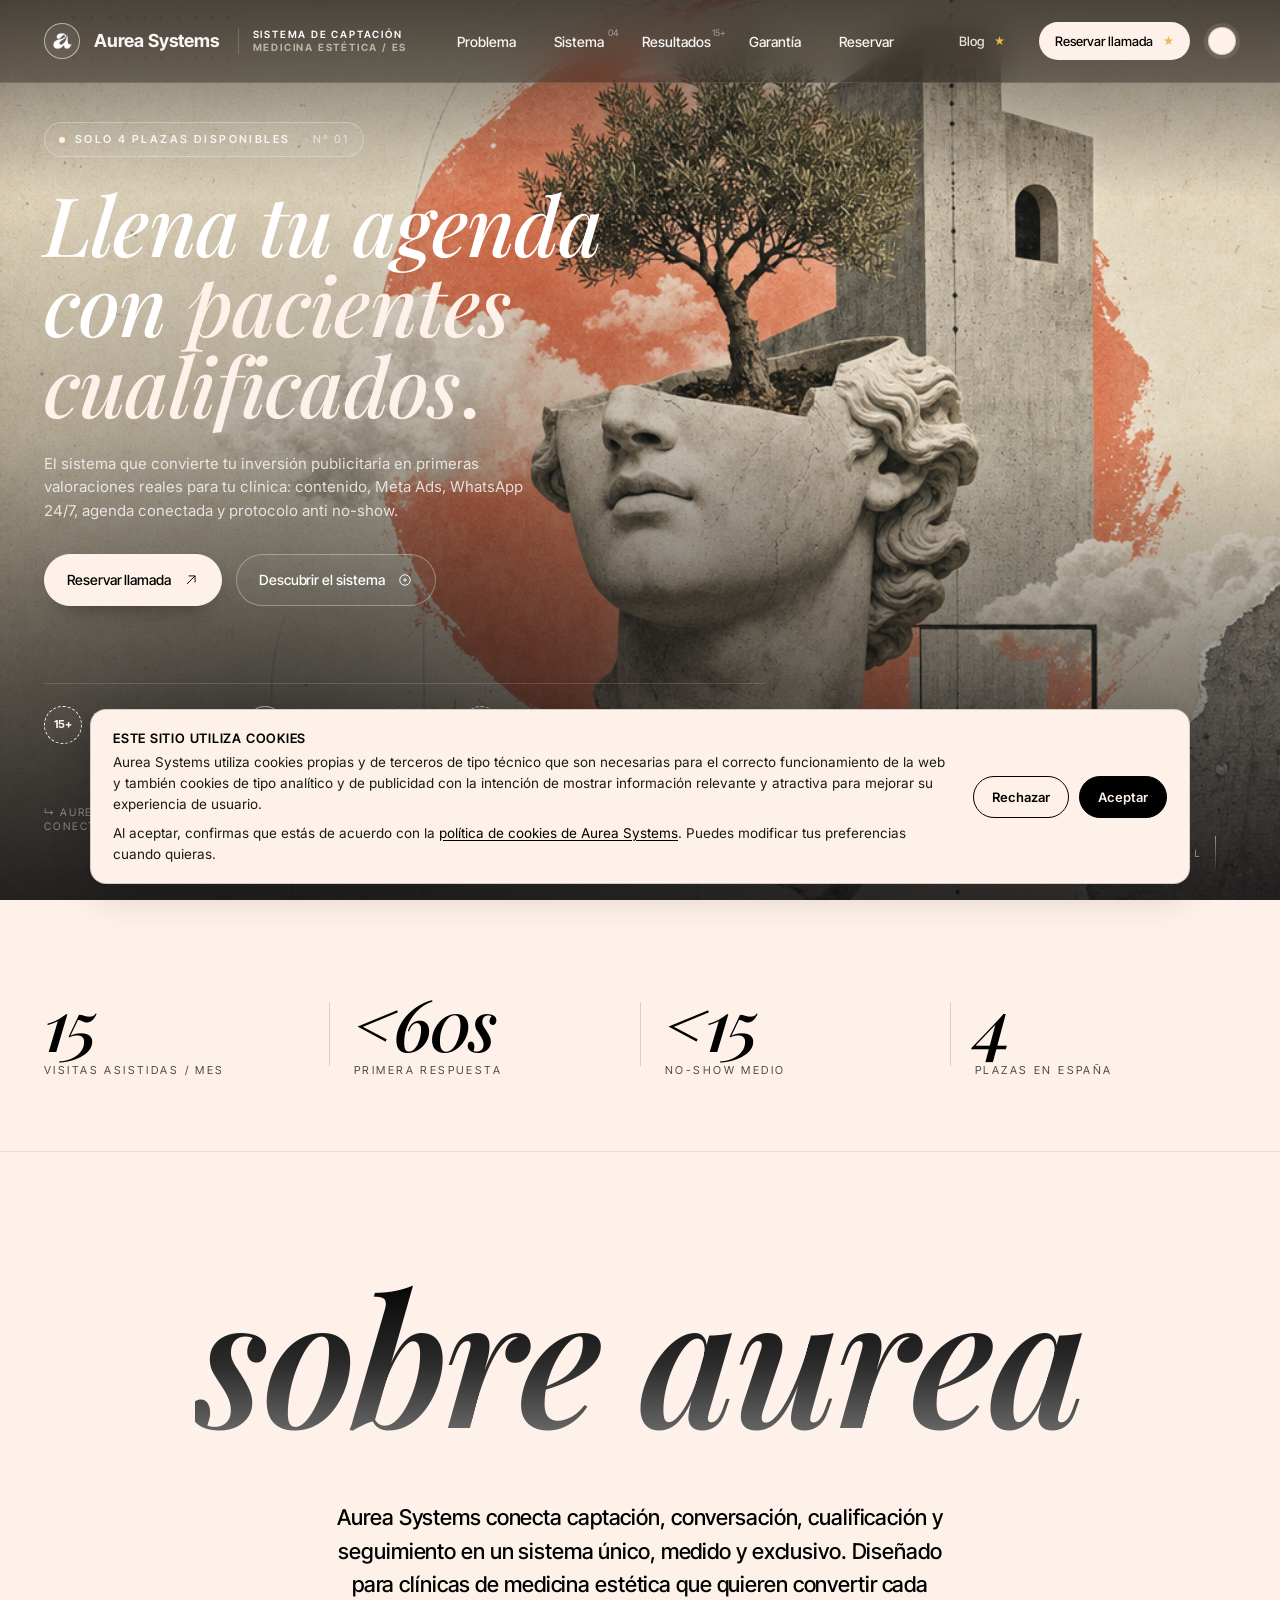
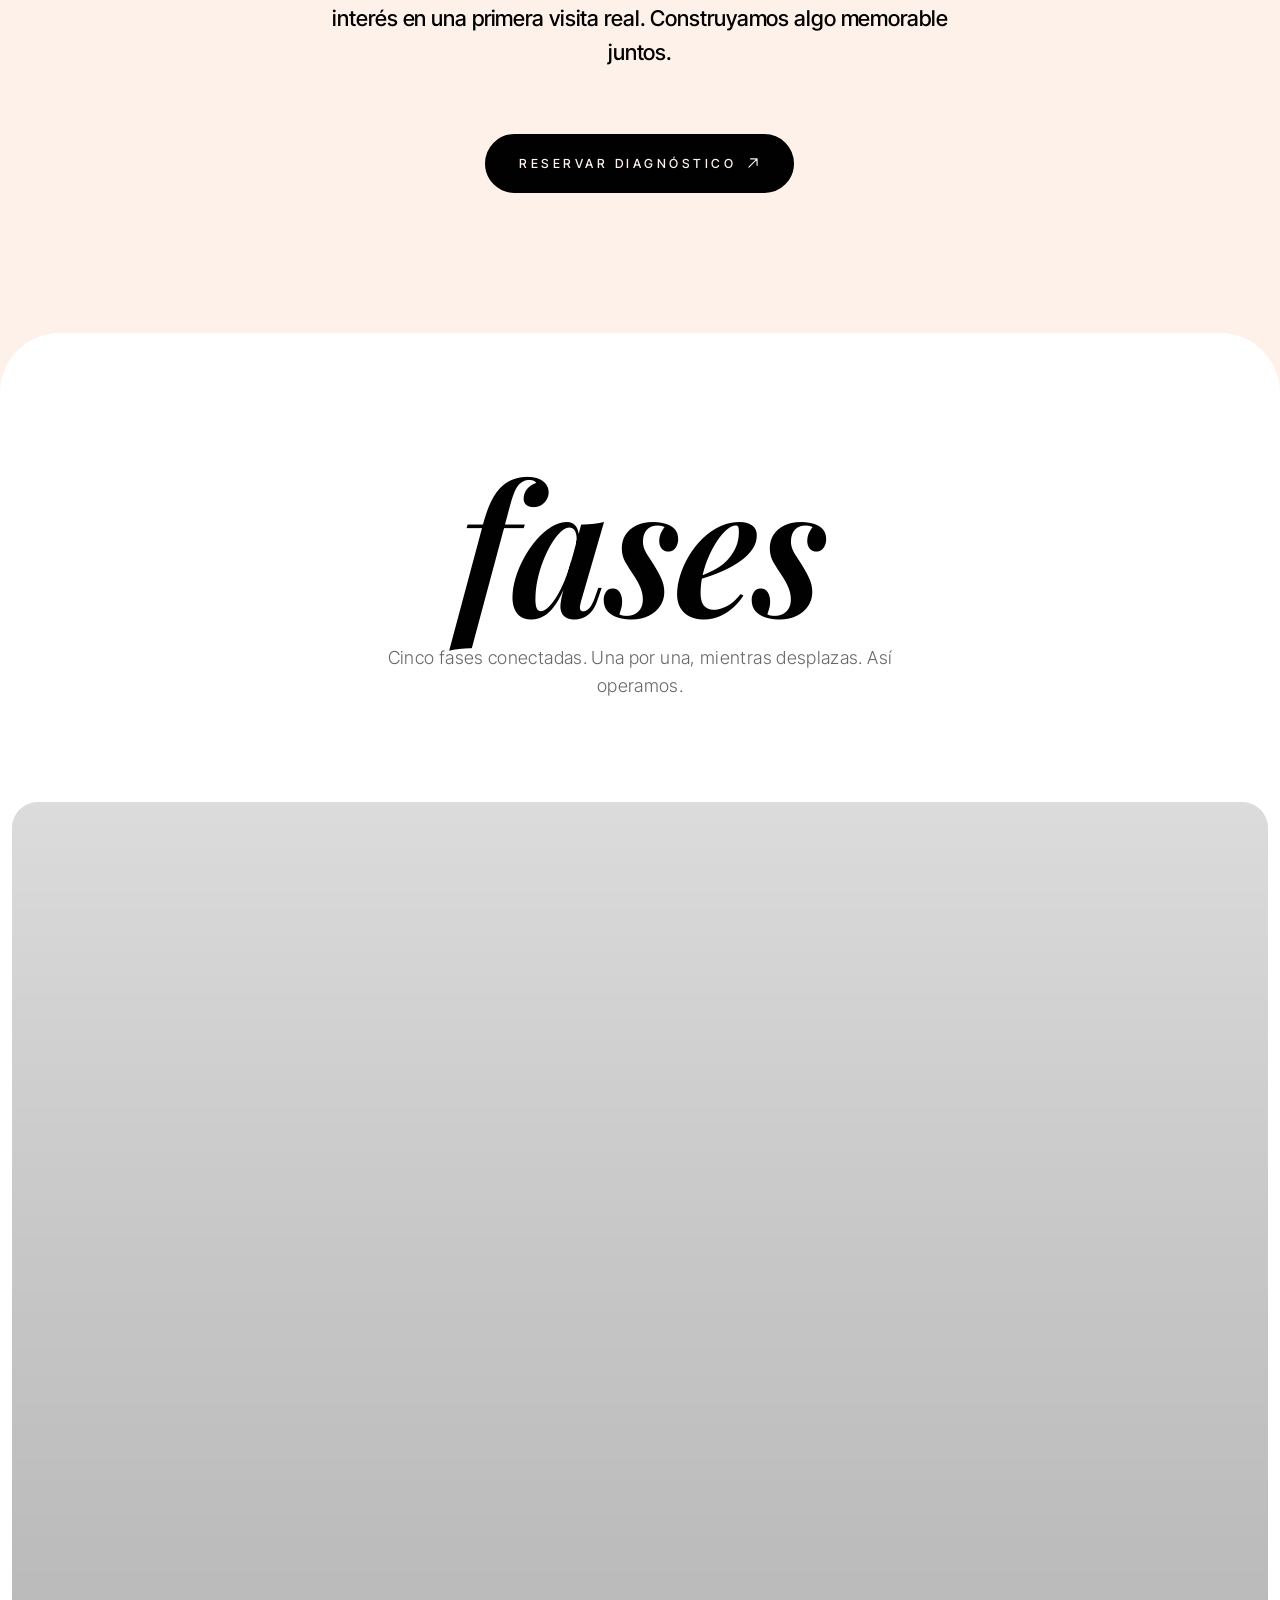
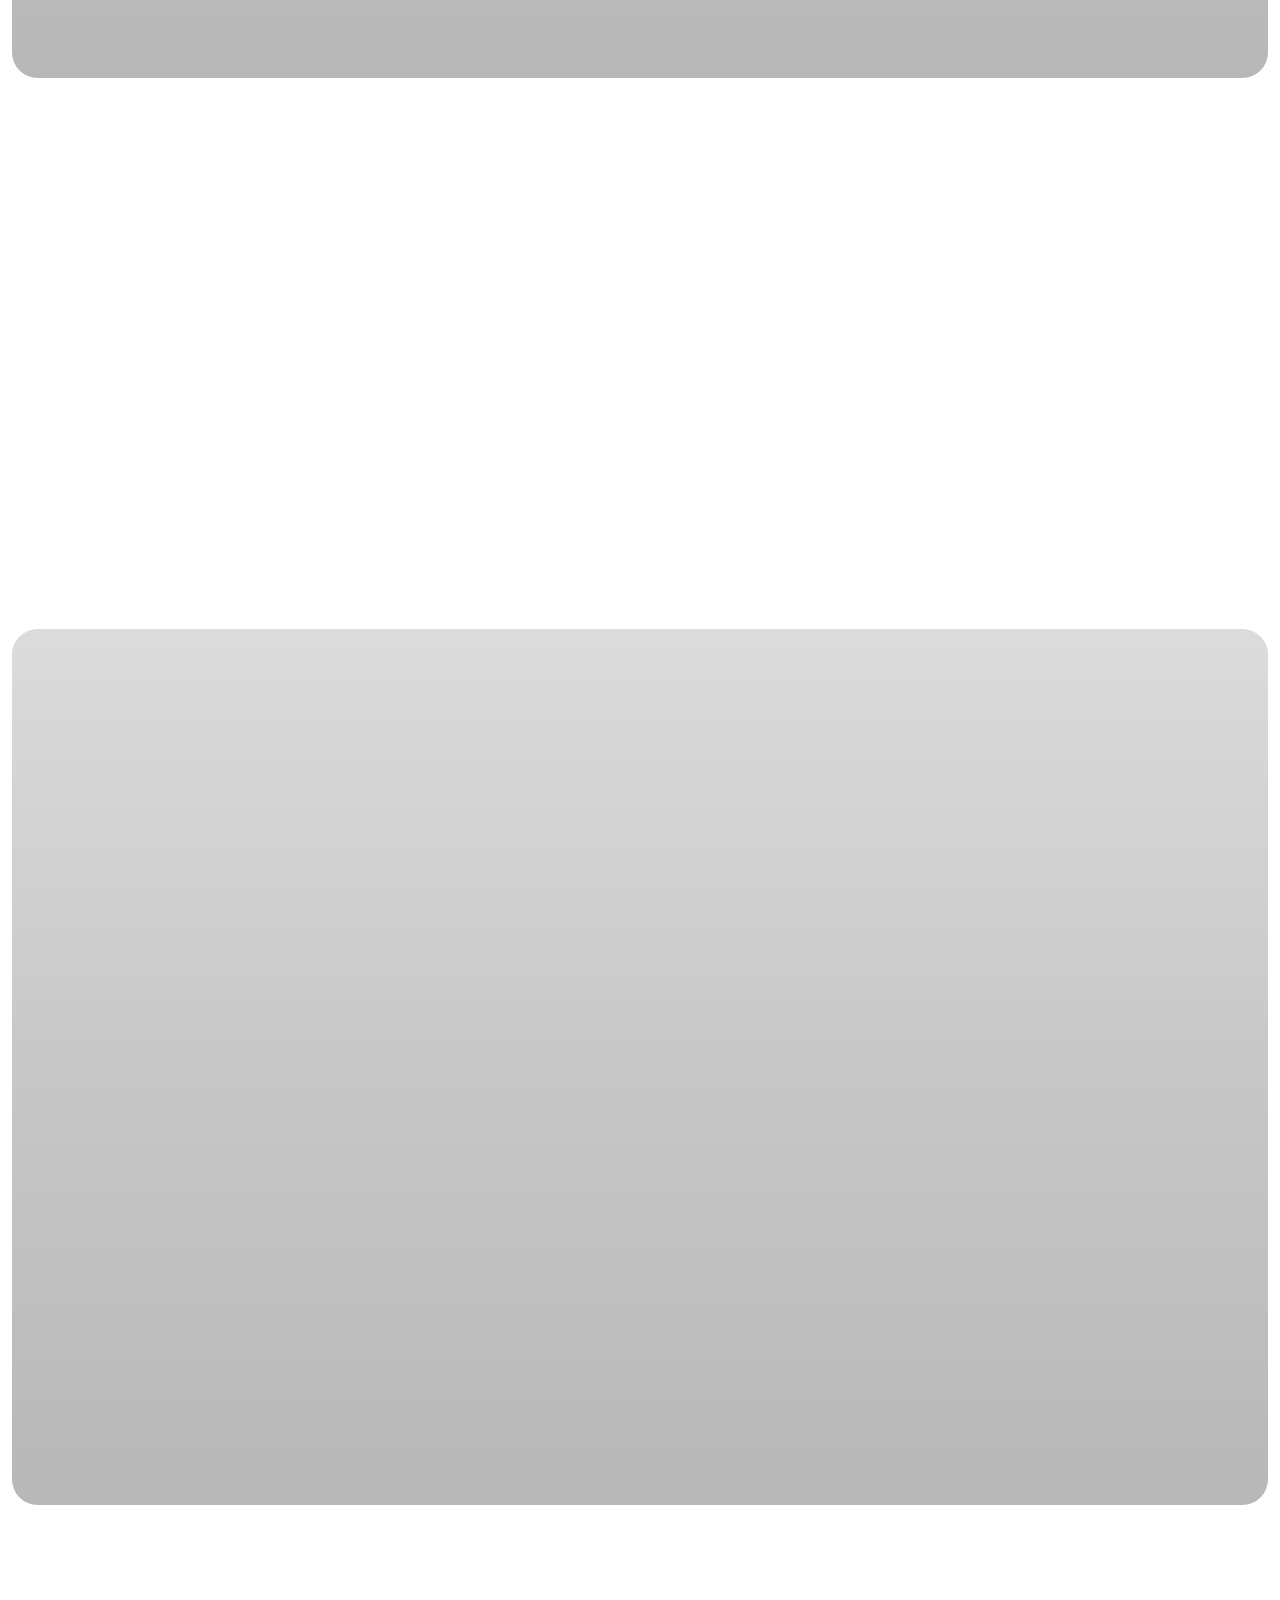
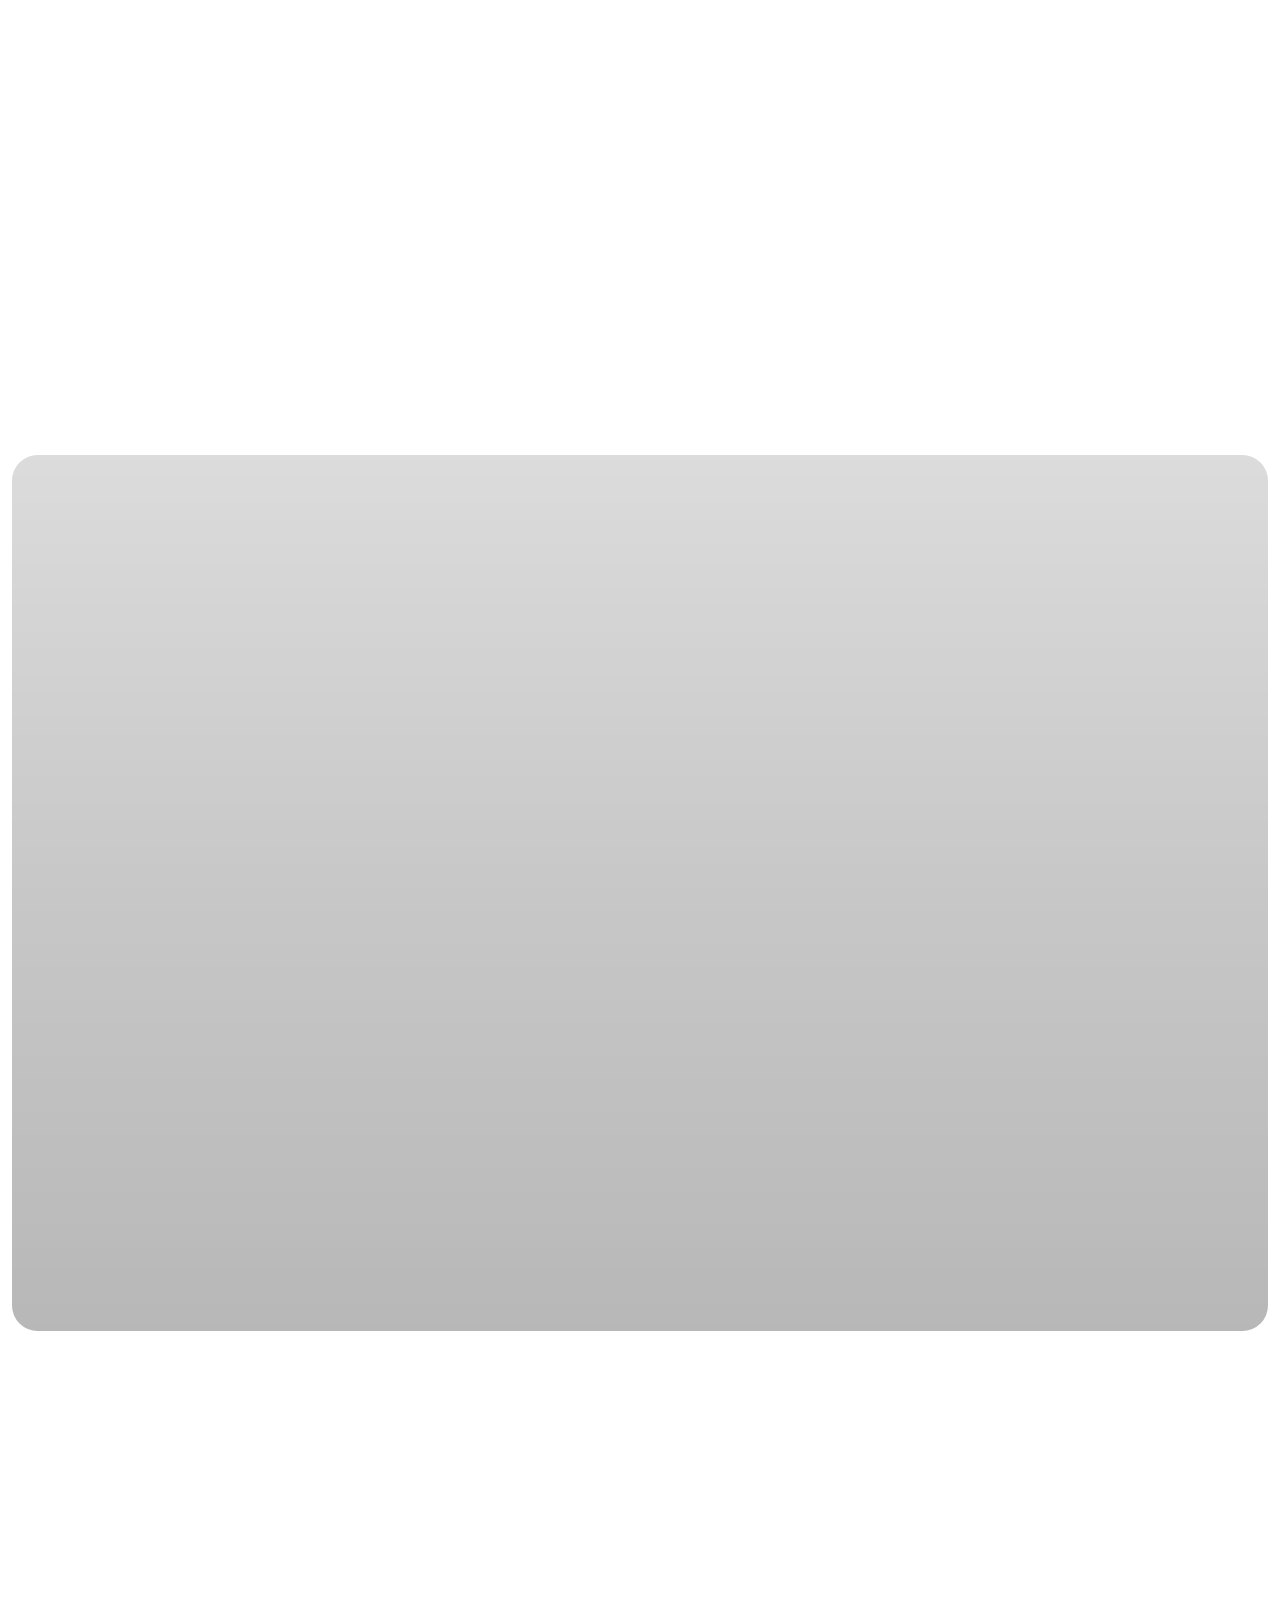
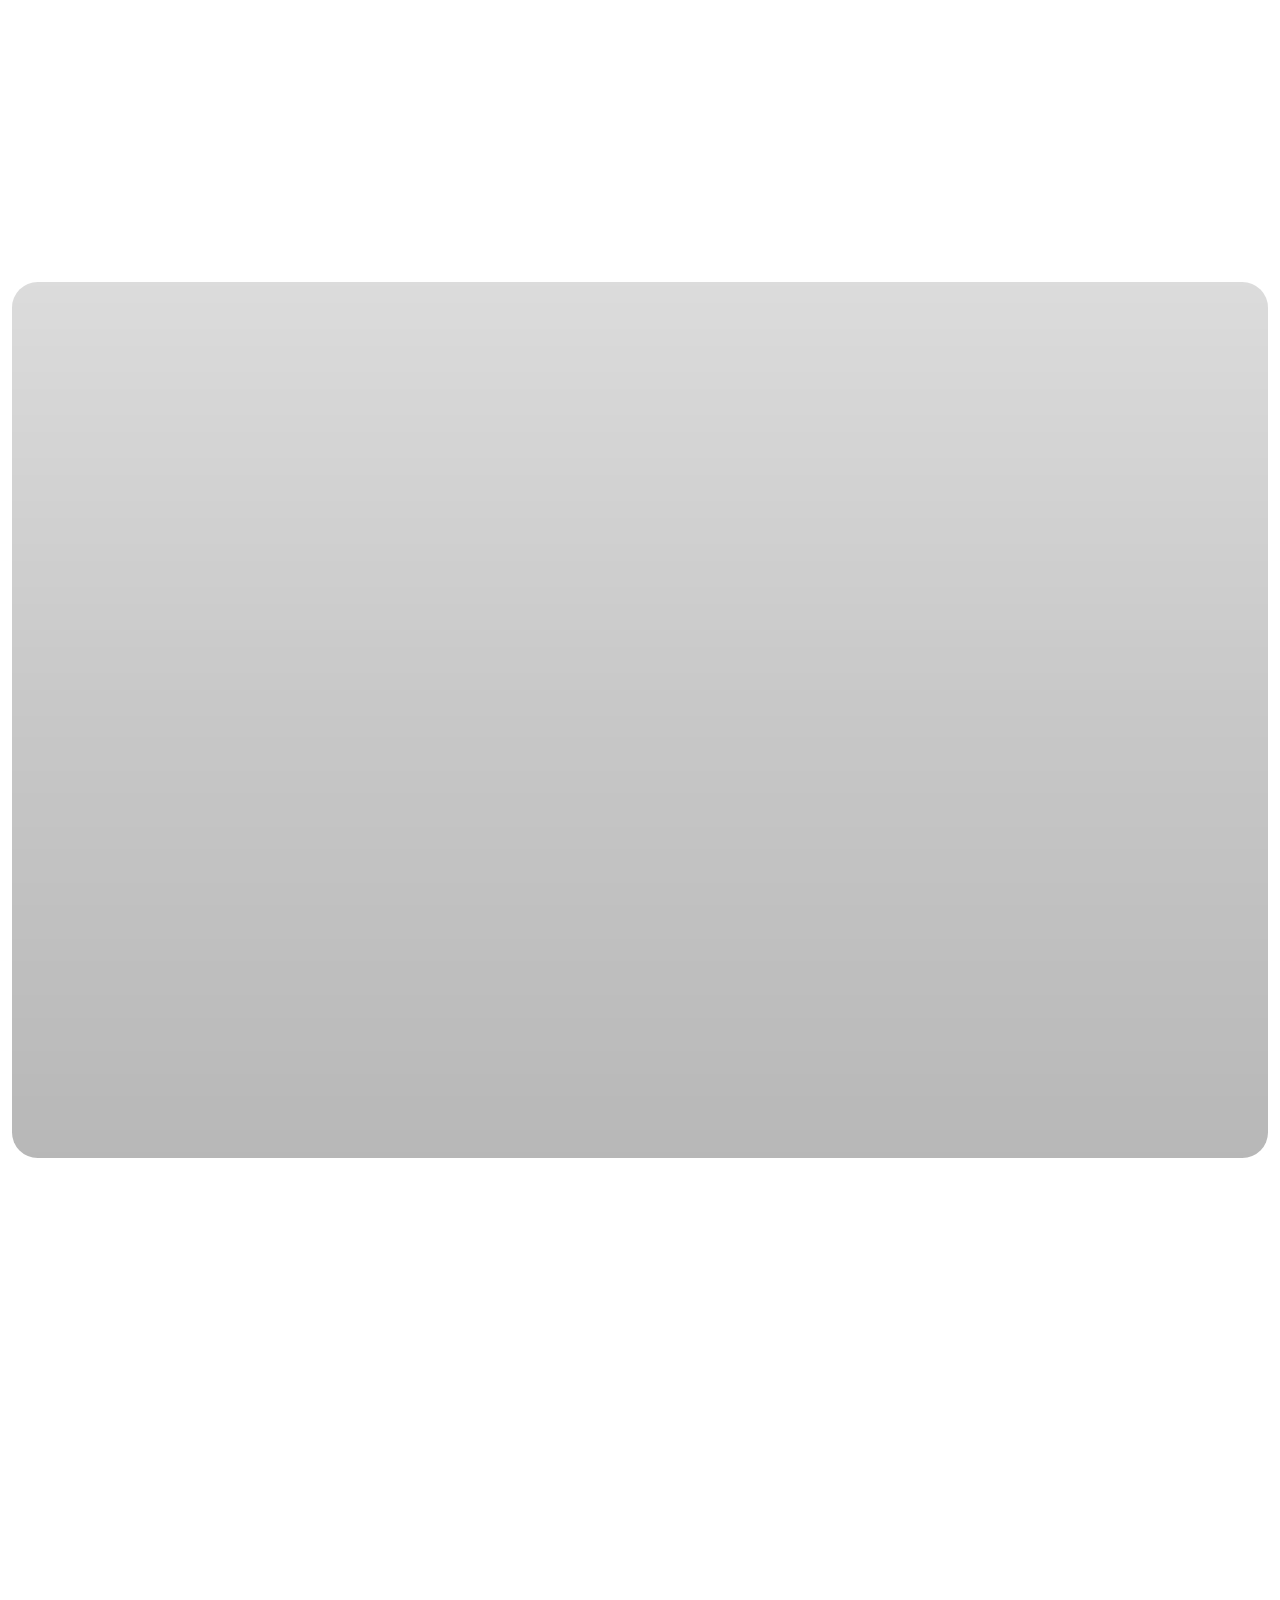
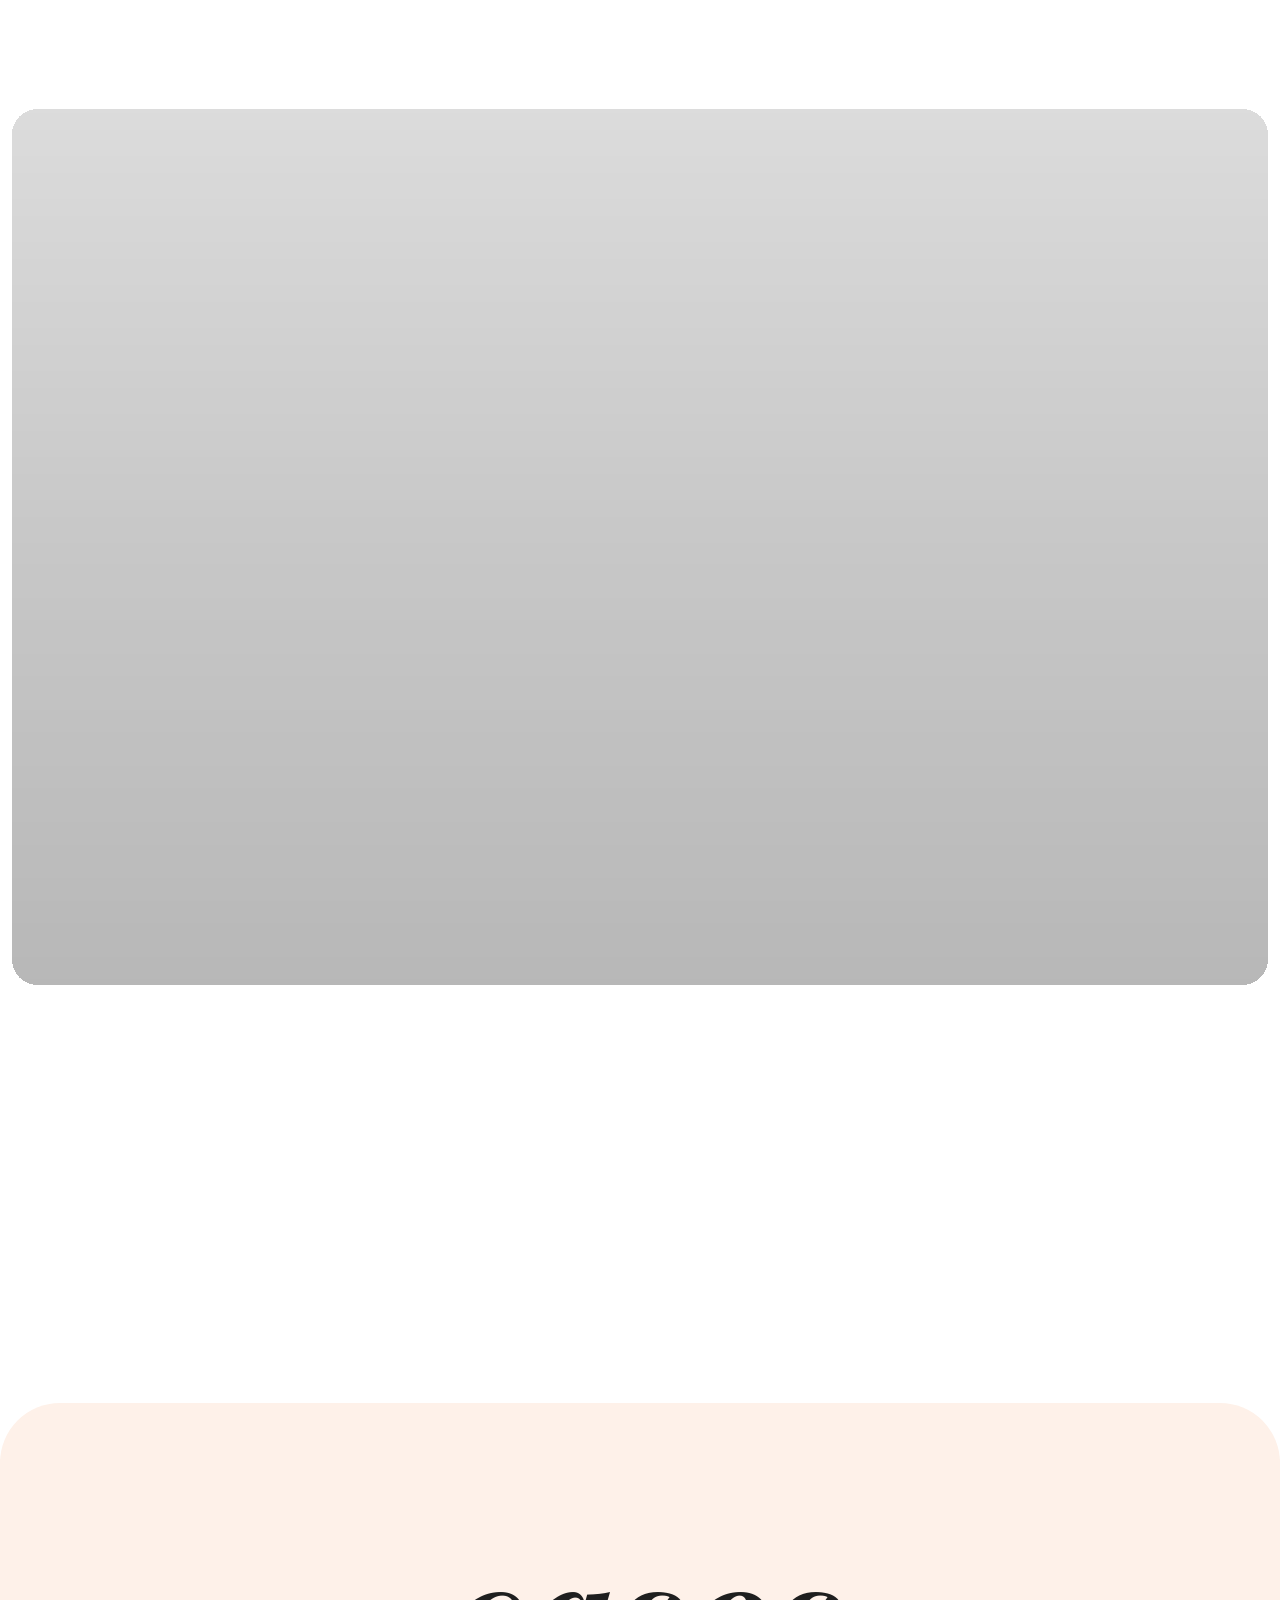
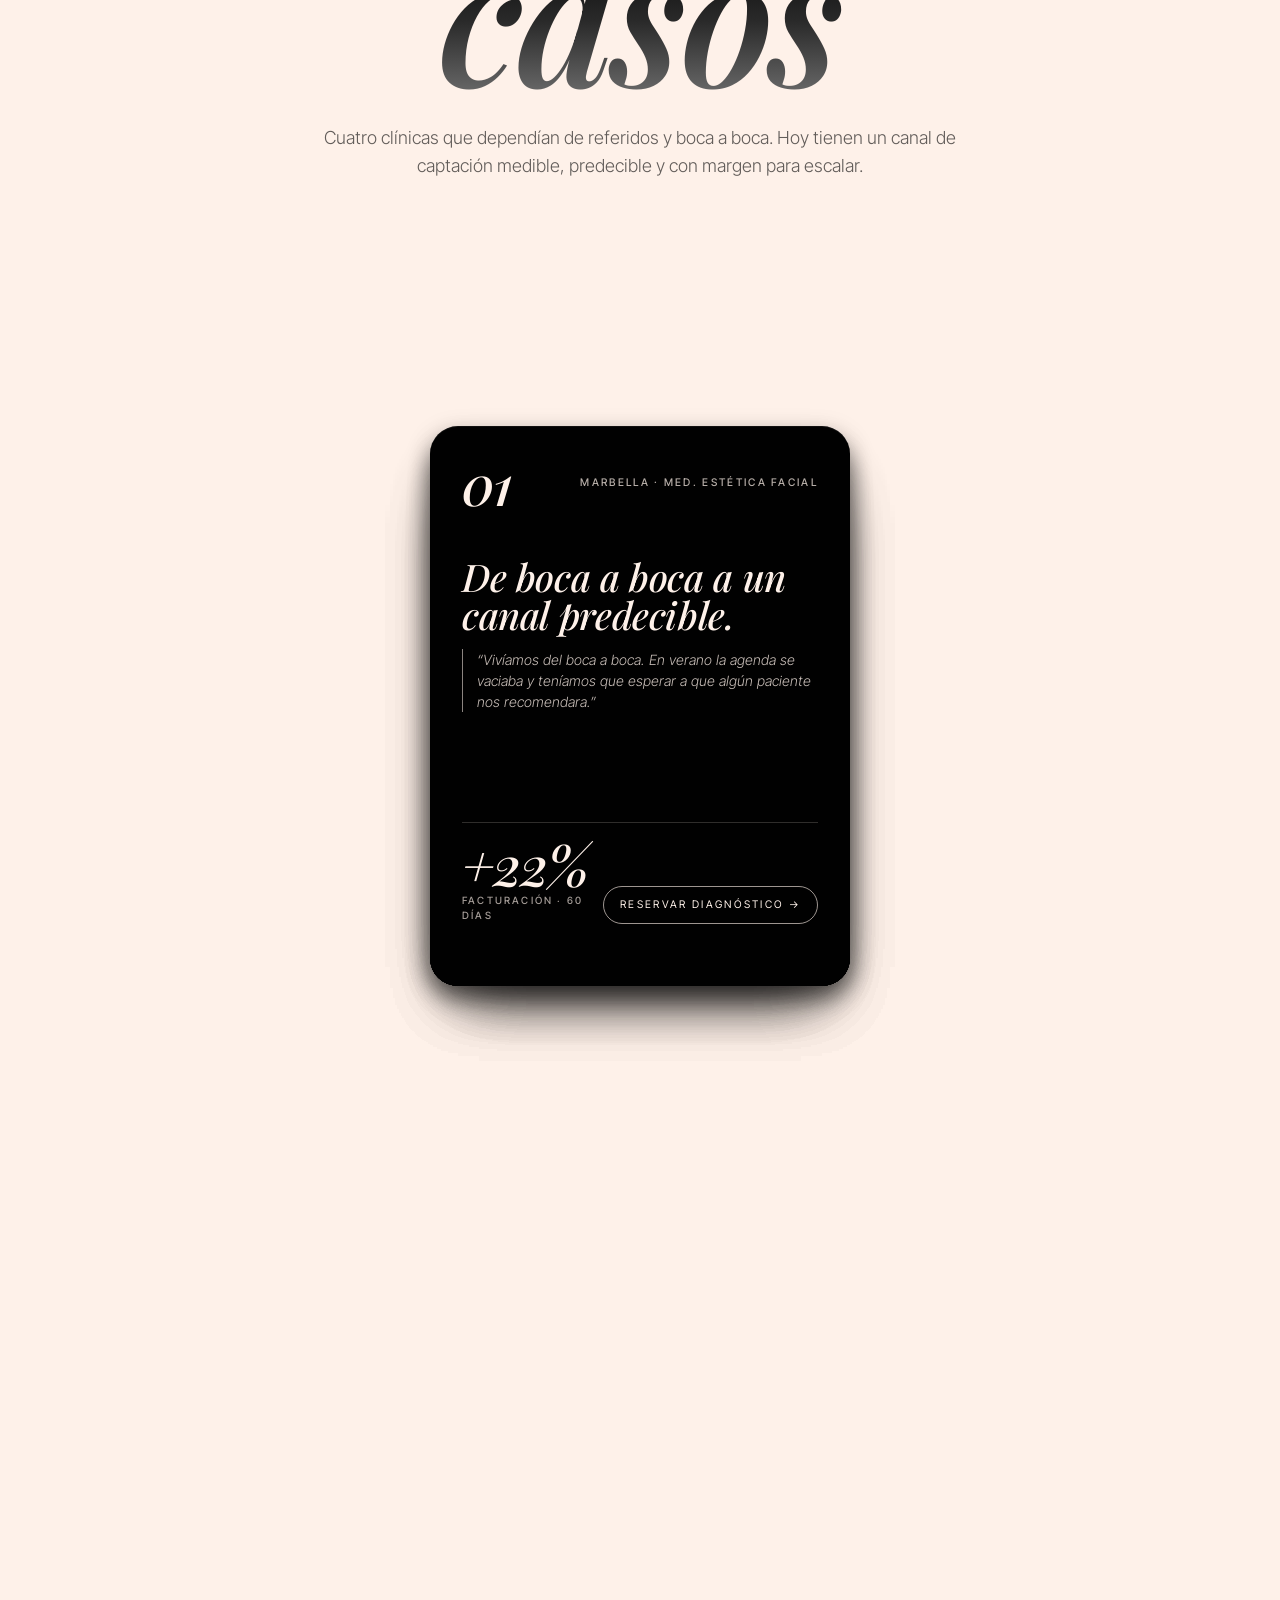
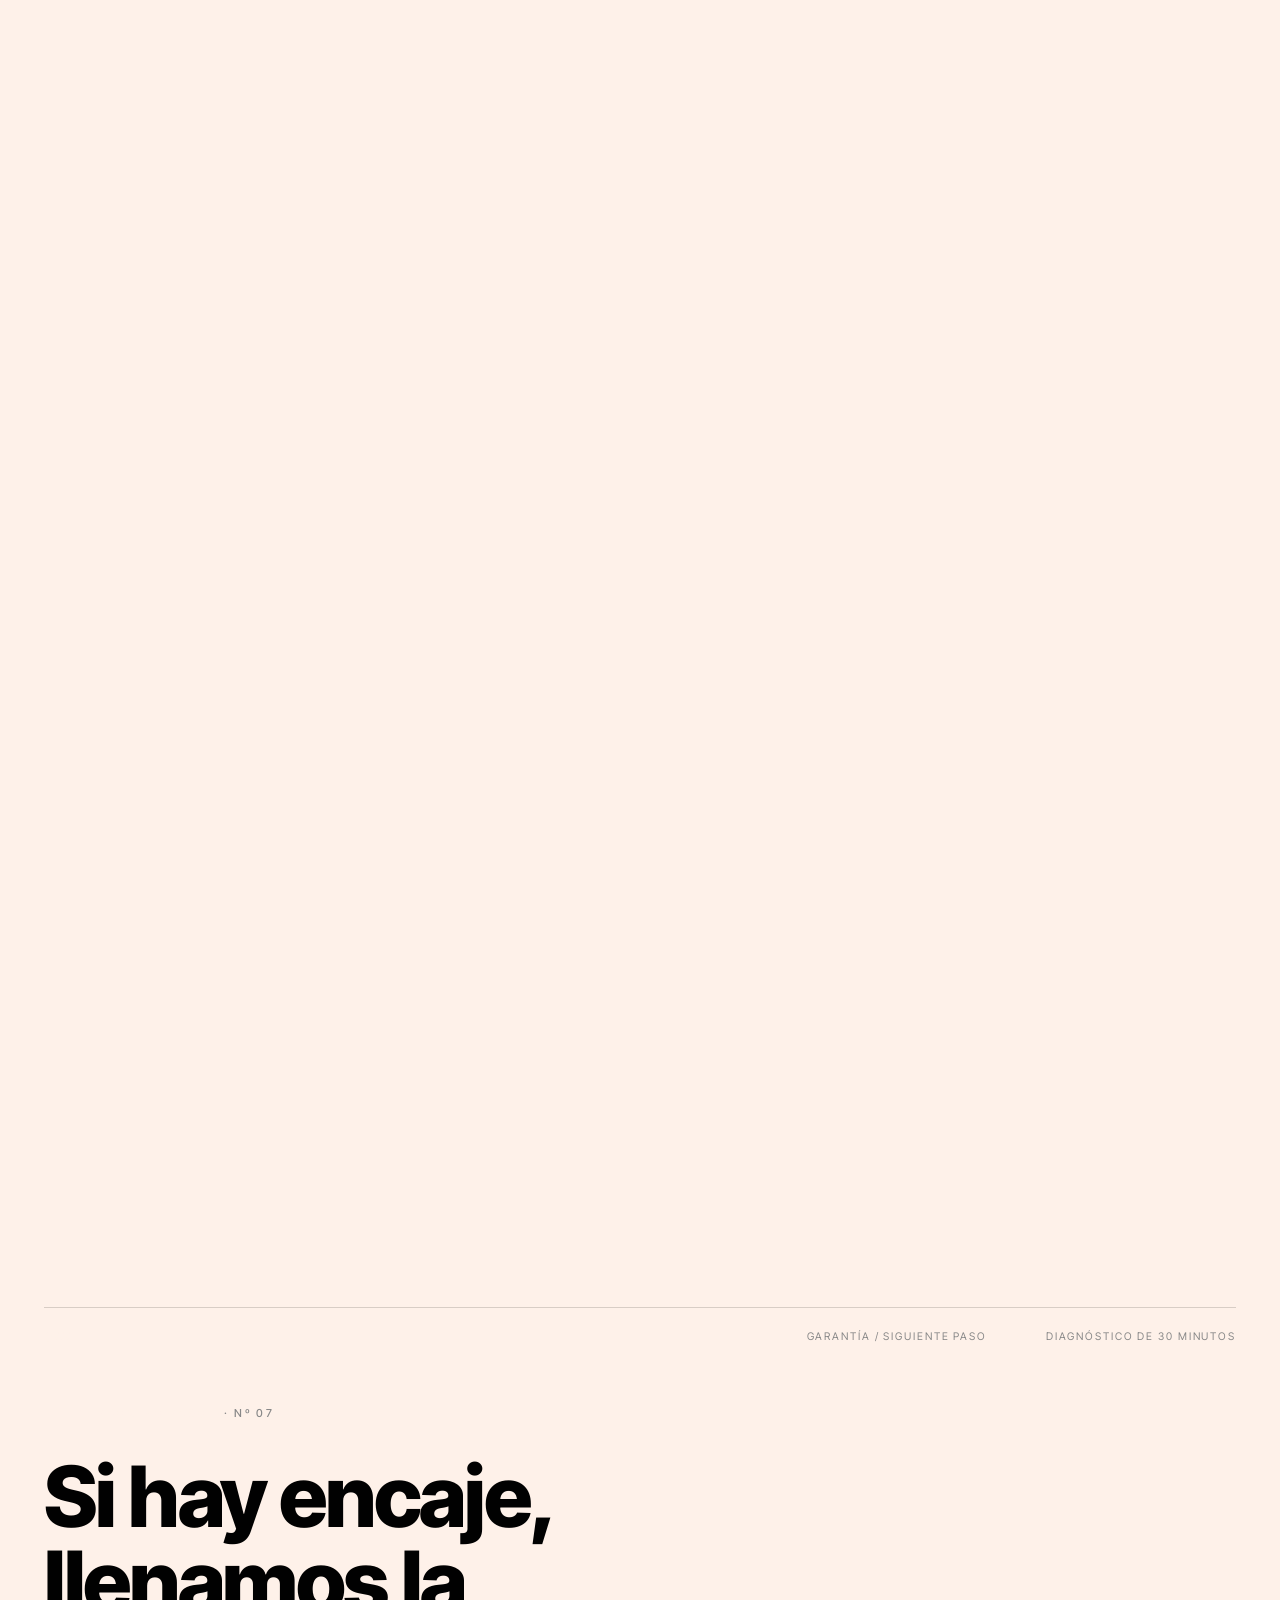
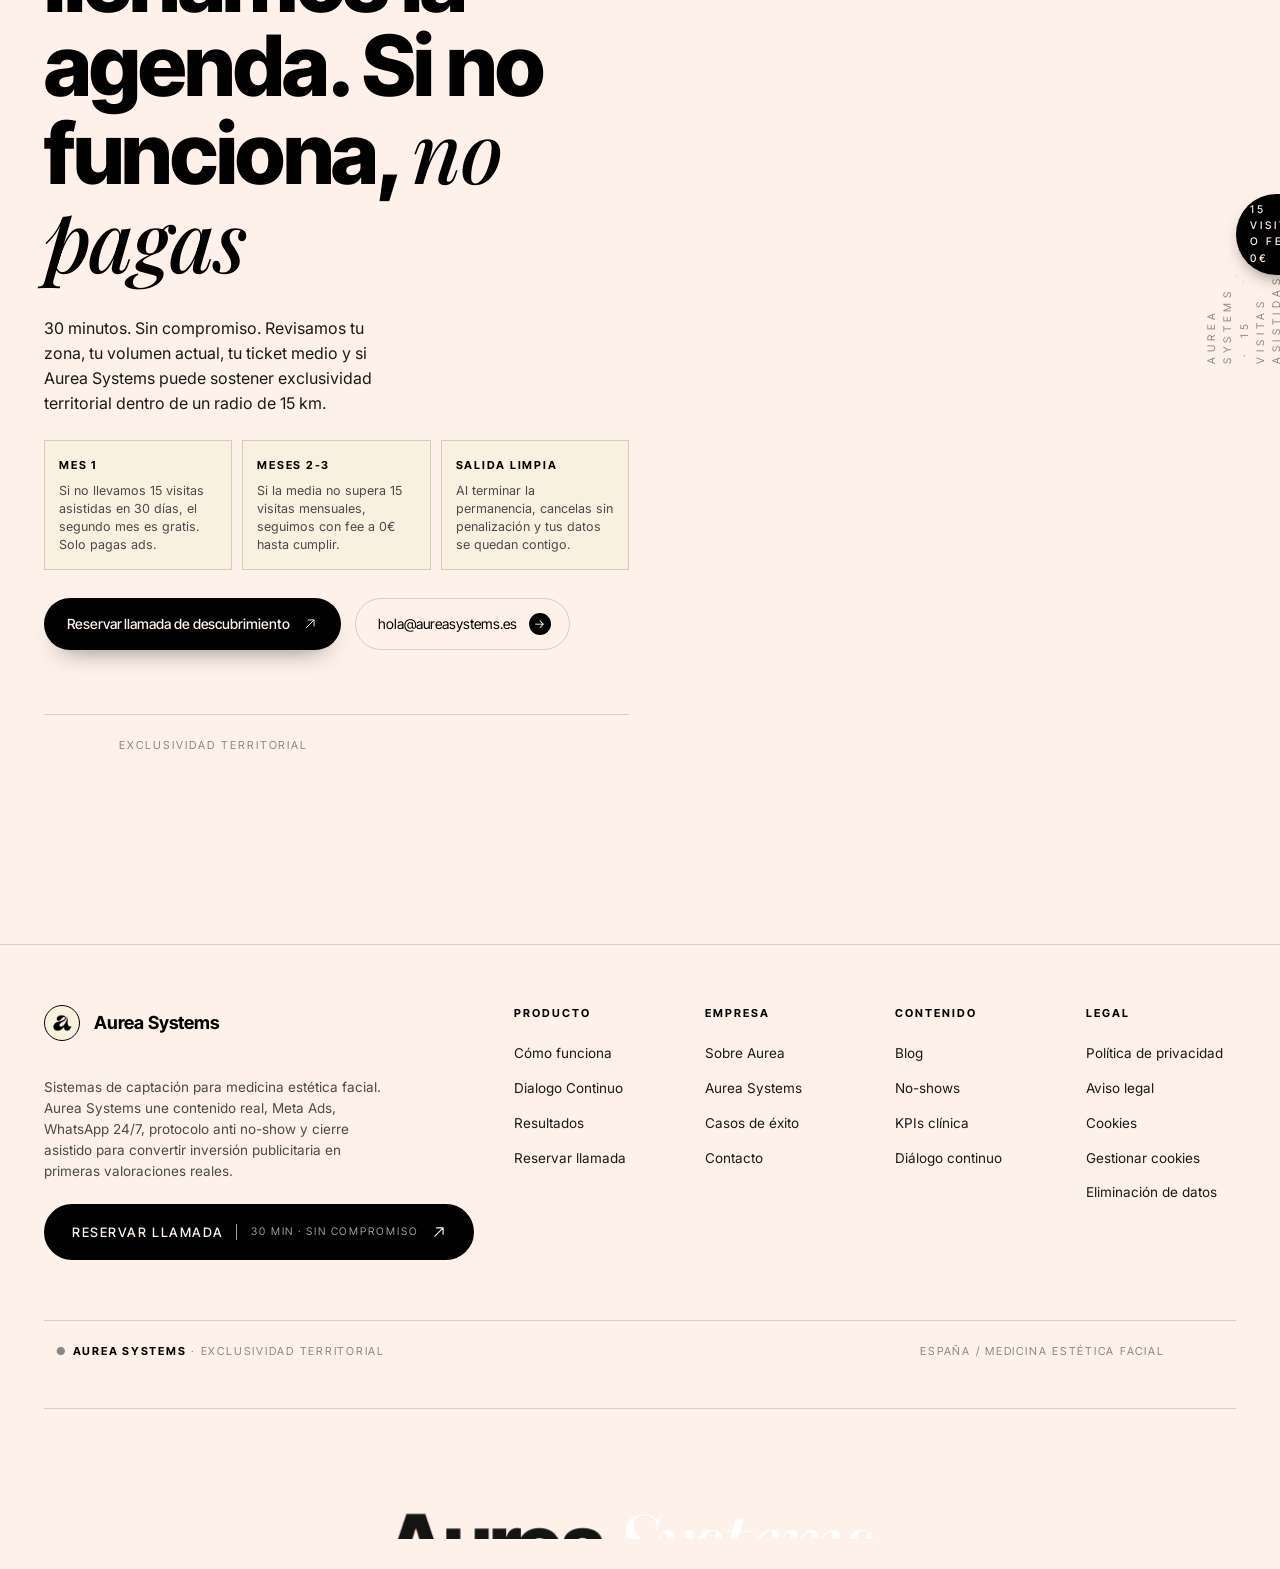
<file: index.html>
<!DOCTYPE html>
<html lang='es'>
<head>
<meta charset='utf-8' />
<meta name='viewport' content='width=device-width, initial-scale=1' />
<title>Aurea Systems — Captación editorial para clínicas</title>
<meta name='description' content='Aurea Systems convierte inversión publicitaria en primeras valoraciones reales: contenido clínico, Meta Ads, WhatsApp 24/7, agenda conectada y protocolo anti no-show.' />
<meta name='robots' content='index, follow' />
<link rel='canonical' href='https://aureasystems.es/' />
<link rel='icon' type='image/png' href='./assets/aurea-logo-mark.png' />

<!-- Open Graph / Facebook -->
<meta property='og:type' content='website' />
<meta property='og:locale' content='es_ES' />
<meta property='og:site_name' content='Aurea Systems' />
<meta property='og:url' content='https://aureasystems.es/' />
<meta property='og:title' content='Aurea Systems — Captación editorial para clínicas' />
<meta property='og:description' content='Convierte inversión publicitaria en primeras valoraciones reales: contenido clínico, Meta Ads, WhatsApp 24/7, agenda conectada y protocolo anti no-show.' />
<meta property='og:image' content='https://aureasystems.es/assets/og-image.jpg' />
<meta property='og:image:secure_url' content='https://aureasystems.es/assets/og-image.jpg' />
<meta property='og:image:type' content='image/jpeg' />
<meta property='og:image:width' content='1200' />
<meta property='og:image:height' content='630' />
<meta property='og:image:alt' content='Aurea Systems — Sistema editorial de captación para clínicas de medicina estética' />

<!-- Twitter Card -->
<meta name='twitter:card' content='summary_large_image' />
<meta name='twitter:title' content='Aurea Systems — Captación editorial para clínicas' />
<meta name='twitter:description' content='Contenido clínico, Meta Ads, WhatsApp 24/7, agenda conectada y protocolo anti no-show.' />
<meta name='twitter:image' content='https://aureasystems.es/assets/og-image.jpg' />
<meta name='twitter:image:alt' content='Aurea Systems — Captación editorial para clínicas' />
<link rel='preconnect' href='https://fonts.googleapis.com' />
<link rel='preconnect' href='https://fonts.gstatic.com' crossorigin />
<link href='https://fonts.googleapis.com/css2?family=Inter+Tight:wght@400;500;600;700;800;900&amp;family=Inter:wght@300;400;500;600&amp;family=Playfair+Display:ital,wght@0,500;0,600;1,400;1,500;1,600;1,700&amp;family=JetBrains+Mono:wght@400;500&amp;display=swap' rel='stylesheet' />
<style>/*
 * Atelier Zero — canonical landing-page stylesheet.
 *
 * This file is the SINGLE SOURCE OF TRUTH for the open-design-landing
 * skill's visual system. It is consumed by:
 *
 *   1. `scripts/compose.ts` — inlined into the standalone HTML output.
 *   2. `apps/landing-page/app/globals.css` — copied verbatim for the
 *      Astro static deployable counterpart.
 *   3. `example.html` — the pre-rendered known-good demo.
 *
 * If you change tokens, layout, motion, or component styles, edit them
 * here. The `@import` at top loads the four Google fonts the system
 * requires (Inter Tight, Inter, Playfair Display, JetBrains Mono).
 *
 * Tokens, grid posture, and motion language are defined by
 * `design-systems/atelier-zero/DESIGN.md`. Do not invent new colors or
 * typefaces here; either extend the design system first.
 */
@import url('https://fonts.googleapis.com/css2?family=Inter+Tight:wght@400;500;600;700;800;900&family=Inter:wght@300;400;500;600&family=Playfair+Display:ital,wght@0,500;0,600;1,400;1,500;1,600;1,700&family=JetBrains+Mono:wght@400;500&display=swap');

:root {
  --paper: #fef1e9;
  --paper-warm: #fae9dc;
  --paper-dark: #f3dac4;
  --ink: #010101;
  --ink-soft: #1a1a1a;
  --ink-mute: #4a4a4a;
  --ink-faint: #888888;
  --coral: #fef1e9;
  --coral-soft: rgba(254, 241, 233, 0.65);
  /* fallback usado en emphasis y bordes cuando el coral coincide con el fondo cream */
  --accent-on-light: #010101;
  --accent-line-on-light: rgba(1, 1, 1, 0.32);
  --mustard: #e9b94a;
  --olive: #6e7448;
  --bone: #f7f1de;
  --line: rgba(21, 20, 15, 0.16);
  --line-soft: rgba(21, 20, 15, 0.08);
  --line-faint: rgba(21, 20, 15, 0.05);
  --shadow: 0 30px 60px -30px rgba(21, 20, 15, 0.18);
  --serif: 'Playfair Display', 'Times New Roman', serif;
  --sans: 'Inter Tight', 'Inter', -apple-system, BlinkMacSystemFont, system-ui, sans-serif;
  --body: 'Inter', -apple-system, system-ui, sans-serif;
  --mono: 'JetBrains Mono', 'SF Mono', Menlo, monospace;
}

* { box-sizing: border-box; margin: 0; padding: 0; }
html, body { background: var(--paper); color: var(--ink); }
body {
  font-family: var(--body);
  font-size: 16px;
  line-height: 1.55;
  -webkit-font-smoothing: antialiased;
  -moz-osx-font-smoothing: grayscale;
  overflow-x: hidden;
  position: relative;
}

/* paper texture overlay across the whole page */
body::before {
  content: '';
  position: fixed;
  inset: 0;
  pointer-events: none;
  z-index: 1;
  background-image:
    radial-gradient(circle at 12% 18%, rgba(106, 92, 56, 0.07) 0, transparent 28%),
    radial-gradient(circle at 88% 72%, rgba(106, 92, 56, 0.06) 0, transparent 32%),
    url("data:image/svg+xml;utf8,<svg xmlns='http://www.w3.org/2000/svg' width='240' height='240'><filter id='n'><feTurbulence type='fractalNoise' baseFrequency='0.85' numOctaves='2' stitchTiles='stitch'/><feColorMatrix values='0 0 0 0 0.18  0 0 0 0 0.16  0 0 0 0 0.12  0 0 0 0.06 0'/></filter><rect width='100%' height='100%' filter='url(%23n)'/></svg>");
  background-size: auto, auto, 240px 240px;
  mix-blend-mode: multiply;
  opacity: 0.92;
}

.shell { position: relative; z-index: 2; }
.container {
  max-width: 1360px;
  padding: 0 64px;
  margin: 0 auto;
  position: relative;
}
.container.wide { max-width: 1480px; }

/* fixed side rails — rotated brand text on the right edge */
.side-rail {
  position: fixed;
  top: 0;
  bottom: 0;
  width: 36px;
  z-index: 3;
  pointer-events: none;
  display: flex;
  align-items: center;
  justify-content: center;
}
.side-rail.right { right: 0; border-left: 1px solid var(--line-faint); }
.side-rail.left { left: 0; border-right: 1px solid var(--line-faint); }
.side-rail .rail-text {
  font-family: var(--sans);
  font-size: 10px;
  font-weight: 600;
  letter-spacing: 0.42em;
  text-transform: uppercase;
  color: var(--ink-faint);
  writing-mode: vertical-rl;
  transform: rotate(180deg);
  white-space: nowrap;
}
.side-rail.right .rail-text { transform: rotate(180deg); }
.side-rail.left .rail-text { writing-mode: vertical-rl; transform: none; }

/* top metadata strip */
.topbar {
  border-bottom: 1px solid var(--line);
  padding: 10px 0;
  background: var(--paper);
  position: relative;
  z-index: 4;
}
.topbar-inner {
  display: flex;
  justify-content: space-between;
  align-items: center;
  gap: 24px;
  font-family: var(--sans);
  font-size: 10.5px;
  letter-spacing: 0.18em;
  text-transform: uppercase;
  color: var(--ink-faint);
}
.topbar-inner b { color: var(--ink); font-weight: 600; }
.topbar-inner .coral { color: var(--coral); }
.topbar-inner > span { white-space: nowrap; }
.topbar-inner .mid { display: inline-flex; gap: 26px; }
.topbar-inner .mid > span { white-space: nowrap; }
.topbar-inner .right { display: inline-flex; gap: 18px; align-items: center; }
.topbar-inner .right > span,
.topbar-inner .right > a { white-space: nowrap; }
.topbar-link {
  color: inherit;
  text-decoration: none;
  border-bottom: 1px solid transparent;
  transition: color 160ms ease, border-color 160ms ease;
}
.topbar-link:hover { color: var(--coral); border-bottom-color: var(--coral); }
.topbar .pulse {
  width: 6px; height: 6px;
  border-radius: 50%;
  background: var(--coral);
  display: inline-block;
  margin-right: 6px;
  animation: pulse 2.4s ease-in-out infinite;
}
@keyframes pulse {
  0%, 100% { opacity: 1; }
  50% { opacity: 0.35; }
}

/* nav */
/*
 * Headroom-style sticky header.
 *
 * The element is always `position: sticky`, so the browser docks it to the
 * top of the viewport once the topbar has scrolled away. The
 * `<Header />` client island then toggles the `is-hidden` modifier based
 * on scroll direction, which animates the bar in and out via `transform`.
 *
 * When the user is at the very top of the page, the topbar is still
 * visible above the nav and `position: sticky` simply leaves the nav in
 * its natural flow position — exactly the brief.
 */
.nav {
  padding: 22px 0;
  position: sticky;
  top: 0;
  z-index: 50;
  background: var(--paper);
  transform: translateY(0);
  transition: transform 360ms cubic-bezier(0.22, 0.61, 0.36, 1),
    box-shadow 220ms ease,
    border-color 220ms ease;
  border-bottom: 1px solid transparent;
  will-change: transform;
}
/*
 * Subtle visual cue once we leave the top of the page. We can't tell from
 * CSS alone whether the bar is "stuck"; the deadband + class toggle in
 * <Header /> approximates it well enough for our purpose. We rely on the
 * `is-hidden` toggle to flicker the border while moving and a steady
 * border once docked.
 */
.nav.is-hidden {
  transform: translateY(-100%);
  pointer-events: none;
  box-shadow: none;
}
.nav-inner {
  display: flex;
  align-items: center;
  justify-content: space-between;
  gap: 24px;
}
.brand {
  display: inline-flex;
  align-items: center;
  gap: 14px;
  font-family: var(--sans);
  font-weight: 700;
  letter-spacing: -0.01em;
  color: var(--ink);
  text-decoration: none;
  font-size: 18px;
}
.brand-mark {
  width: 36px; height: 36px;
  display: inline-flex;
  align-items: center;
  justify-content: center;
  border: 1.5px solid var(--ink);
  border-radius: 50%;
  background: var(--bone);
  overflow: hidden;
  padding: 5px;
  flex: 0 0 auto;
}
.brand-logo {
  display: block;
  width: 100%;
  height: 100%;
  object-fit: contain;
}
.brand-meta {
  font-family: var(--sans);
  font-size: 10px;
  letter-spacing: 0.18em;
  text-transform: uppercase;
  color: var(--ink-faint);
  line-height: 1.3;
  margin-left: 4px;
  border-left: 1px solid var(--line);
  padding-left: 14px;
}
.brand-meta b { display: block; color: var(--ink); font-weight: 600; }

.nav-links {
  display: flex;
  gap: 38px;
  list-style: none;
}
.nav-links a {
  color: var(--ink);
  text-decoration: none;
  font-family: var(--sans);
  font-size: 14px;
  font-weight: 500;
  transition: color 0.18s ease;
  position: relative;
}
.nav-links a:hover { color: var(--coral); }
.nav-links a .num {
  font-size: 9px;
  color: var(--ink-faint);
  position: absolute;
  top: -7px;
  right: -16px;
  letter-spacing: 0.04em;
}
.nav-side {
  display: inline-flex;
  align-items: center;
  gap: 18px;
}
.nav-cta {
  display: inline-flex;
  align-items: center;
  gap: 10px;
  padding: 9px 16px;
  border-radius: 999px;
  background: var(--ink);
  color: var(--paper);
  font-family: var(--sans);
  font-size: 13px;
  font-weight: 500;
  text-decoration: none;
  white-space: nowrap;
  flex-shrink: 0;
}
.nav-cta [data-github-stars],
.nav-cta [data-github-version] {
  font-variant-numeric: tabular-nums;
}
.nav-cta::after {
  content: '★';
  color: var(--mustard);
  font-size: 11px;
}
.status-dot {
  width: 28px; height: 28px;
  border-radius: 50%;
  border: 1px solid var(--line);
  display: inline-flex;
  align-items: center;
  justify-content: center;
}
.status-dot::after {
  content: '';
  width: 6px; height: 6px;
  border-radius: 50%;
  background: var(--coral);
}

/* ---------- typography primitives ---------- */
.label {
  font-family: var(--sans);
  font-size: 11px;
  font-weight: 600;
  letter-spacing: 0.22em;
  text-transform: uppercase;
  color: var(--coral);
  display: inline-flex;
  align-items: center;
  gap: 12px;
}
.label::before {
  content: '';
  width: 18px;
  height: 1px;
  background: var(--coral);
  display: inline-block;
}
.label .ix {
  color: var(--ink-faint);
  font-weight: 500;
  margin-left: 4px;
}
.display {
  font-family: var(--sans);
  font-weight: 800;
  letter-spacing: -0.028em;
  color: var(--ink);
  line-height: 1.0;
}
.display em {
  font-family: var(--serif);
  font-style: italic;
  font-weight: 500;
  letter-spacing: -0.018em;
}
.display .dot { color: var(--coral); }
.lead {
  font-family: var(--body);
  font-size: 16px;
  line-height: 1.55;
  color: var(--ink-soft);
  max-width: 36ch;
}
.meta {
  font-family: var(--sans);
  font-size: 10.5px;
  letter-spacing: 0.18em;
  text-transform: uppercase;
  color: var(--ink-faint);
}
.coord {
  font-family: var(--mono);
  font-size: 10px;
  letter-spacing: 0.04em;
  color: var(--ink-faint);
}
.roman {
  font-family: var(--serif);
  font-style: italic;
  font-weight: 500;
  color: var(--coral);
}

/* buttons */
.btn {
  display: inline-flex;
  align-items: center;
  gap: 12px;
  padding: 14px 22px;
  border-radius: 999px;
  font-family: var(--sans);
  font-size: 14px;
  font-weight: 500;
  letter-spacing: -0.005em;
  text-decoration: none;
  border: 1px solid transparent;
  /* sin transform en transition para no chocar con [data-magnetic] */
  transition: background 0.18s ease, color 0.18s ease, box-shadow 0.18s ease, border-color 0.18s ease;
  cursor: pointer;
  white-space: nowrap;
}
.btn-primary {
  background: var(--ink);
  color: var(--paper);
  box-shadow: 0 14px 26px -16px rgba(1, 1, 1, 0.55);
}
.btn-primary:hover {
  background: #1a1a1a;
  box-shadow: 0 18px 34px -16px rgba(1, 1, 1, 0.7);
}
.btn-ghost {
  background: transparent;
  color: var(--ink);
  border-color: rgba(1, 1, 1, 0.25);
}
.btn-ghost:hover { background: rgba(1, 1, 1, 0.04); border-color: rgba(1, 1, 1, 0.45); }
.btn .arrow {
  width: 16px; height: 16px;
  display: inline-flex;
  align-items: center;
  justify-content: center;
}
.btn .arrow svg { width: 14px; height: 14px; stroke: currentColor; fill: none; stroke-width: 1.6; }

/* helper used inline in headlines */
.code-inline {
  font-family: var(--mono);
  font-size: 14px;
  background: var(--bone);
  padding: 1px 6px;
  border-radius: 4px;
}

/* ---------- HERO ---------- */
.hero {
  position: relative;
  padding: 0;
  min-height: calc(100vh - 140px);
  display: flex;
  flex-direction: column;
  align-items: stretch;
  border-bottom: 1px solid var(--line);
}
.hero > .container { flex: 0 0 auto; }
.hero > .container.hero-grid { flex: 1 1 auto; }
.hero::before {
  content: '';
  position: absolute;
  left: 50%;
  top: 0;
  bottom: 0;
  width: 1px;
  background: var(--line-soft);
  z-index: 0;
  display: none;
}
.hero-grid {
  display: grid;
  grid-template-columns: minmax(0, 0.78fr) minmax(0, 1.22fr);
  gap: 36px;
  align-items: stretch;
  width: 100%;
  position: relative;
}
.hero-copy {
  padding: 4vh 0 4vh;
  display: flex;
  flex-direction: column;
  position: relative;
}
.hero-copy .label { margin-bottom: 28px; }
.hero-copy .lead { margin-bottom: 30px; max-width: 38ch; font-size: 16px; }
.hero h1 {
  font-size: clamp(44px, 5vw, 78px);
  line-height: 1.0;
  margin-bottom: 28px;
}
.hero-actions {
  display: inline-flex;
  align-items: center;
  gap: 14px;
  margin-bottom: 38px;
}
.hero-stats {
  display: flex;
  align-items: center;
  gap: 22px;
  flex-wrap: nowrap;
  margin-bottom: 28px;
}
.hero-stats .stat { display: inline-flex; align-items: center; gap: 9px; white-space: nowrap; }
.hero-stats .stat .ring {
  width: 34px; height: 34px;
  border-radius: 50%;
  border: 1px dashed var(--ink);
  display: inline-flex;
  align-items: center;
  justify-content: center;
  font-family: var(--sans);
  font-size: 11px;
  font-weight: 700;
  flex-shrink: 0;
}
.hero-stats .stat .ring.solid { border-style: solid; }
.hero-stats .stat .ring.coral { border-color: var(--coral); color: var(--coral); }
.hero-stats .stat-label {
  font-family: var(--sans);
  font-size: 11px;
  line-height: 1.25;
  color: var(--ink-soft);
  letter-spacing: 0.04em;
  text-transform: uppercase;
}
.hero-stats .stat-label b { display: block; font-weight: 700; color: var(--ink); font-size: 12px; }

.hero-foot {
  margin-top: auto;
  padding-top: 22px;
  border-top: 1px solid var(--line);
  display: flex;
  align-items: center;
  justify-content: space-between;
  gap: 24px;
}
.hero-foot .meta { line-height: 1.4; }

.hero-art {
  position: relative;
  height: calc(100vh - 160px);
  max-height: 860px;
  margin-left: auto;
  margin-right: -12px;
  width: 100%;
  overflow: visible;
}
.hero-art img {
  width: 100%; height: 100%;
  object-fit: contain;
  object-position: right center;
  display: block;
}
.hero-flow {
  width: 100%;
  height: 100%;
  min-height: 620px;
  position: relative;
  border: 1px solid var(--line);
  background:
    radial-gradient(circle at 12% 16%, rgba(200, 169, 126, 0.22), transparent 24%),
    radial-gradient(circle at 88% 82%, rgba(110, 116, 72, 0.14), transparent 28%),
    linear-gradient(135deg, rgba(255, 248, 240, 0.96), rgba(236, 228, 207, 0.78));
  overflow: hidden;
  padding: clamp(22px, 3.2vw, 42px);
}
.hero-flow::before {
  content: '';
  position: absolute;
  inset: 0;
  background-image:
    linear-gradient(rgba(21, 20, 15, 0.055) 1px, transparent 1px),
    linear-gradient(90deg, rgba(21, 20, 15, 0.055) 1px, transparent 1px);
  background-size: 48px 48px;
  mask-image: linear-gradient(90deg, rgba(0,0,0,0.88), rgba(0,0,0,0.18));
  pointer-events: none;
}
.flow-kicker {
  position: relative;
  z-index: 2;
  display: flex;
  justify-content: space-between;
  gap: 18px;
  font-family: var(--mono);
  font-size: 10px;
  letter-spacing: 0.16em;
  text-transform: uppercase;
  color: var(--ink-faint);
  margin-bottom: 18px;
}
.flow-stage {
  position: relative;
  z-index: 1;
  min-height: 500px;
}
.flow-lines {
  position: absolute;
  inset: 0;
  width: 100%;
  height: 100%;
  overflow: visible;
  z-index: 0;
}
.flow-path {
  fill: none;
  stroke: var(--ink);
  stroke-width: 1.4;
  stroke-dasharray: 12 14;
  opacity: 0.42;
  animation: flowDash 1.8s linear infinite;
}
.flow-runner {
  fill: var(--coral);
  stroke: var(--paper);
  stroke-width: 6;
  filter: drop-shadow(0 6px 12px rgba(21, 20, 15, 0.18));
}
.flow-card {
  position: absolute;
  z-index: 2;
  width: min(320px, 36%);
  border: 1px solid var(--line);
  background: rgba(255, 248, 240, 0.9);
  backdrop-filter: blur(3px);
  padding: 16px;
  color: var(--ink);
  animation: flowCard 8s ease-in-out infinite;
}
.flow-card:nth-of-type(1) { left: 0; top: 9%; animation-delay: 0s; }
.flow-card:nth-of-type(2) { left: 27%; top: 34%; animation-delay: 2s; }
.flow-card:nth-of-type(3) { right: 0; top: 10%; animation-delay: 4s; }
.flow-card:nth-of-type(4) { right: 8%; bottom: 3%; animation-delay: 6s; }
.flow-card .step {
  display: flex;
  align-items: center;
  justify-content: space-between;
  gap: 12px;
  margin-bottom: 14px;
  font-family: var(--mono);
  font-size: 10px;
  letter-spacing: 0.14em;
  text-transform: uppercase;
  color: var(--coral);
}
.flow-card h3 {
  font-family: var(--sans);
  font-size: clamp(19px, 1.7vw, 27px);
  line-height: 0.98;
  letter-spacing: -0.035em;
  margin-bottom: 10px;
}
.flow-card p {
  color: var(--ink-mute);
  font-size: 13px;
  line-height: 1.45;
}
.flow-card .micro {
  margin-top: 14px;
  display: grid;
  gap: 6px;
  font-family: var(--mono);
  font-size: 10px;
  color: var(--ink-soft);
}
.flow-card .micro span {
  display: flex;
  align-items: center;
  gap: 8px;
  min-height: 18px;
}
.flow-card .micro span::before {
  content: '';
  width: 5px;
  height: 5px;
  border-radius: 50%;
  background: var(--coral);
  flex: 0 0 auto;
}
.flow-card.whatsapp {
  background: color-mix(in oklch, var(--bone) 90%, var(--olive) 10%);
}
.flow-card.agenda {
  background: color-mix(in oklch, var(--bone) 88%, var(--coral) 12%);
}
.flow-card.clinic {
  background: var(--ink);
  color: var(--paper);
  border-color: rgba(255, 248, 240, 0.22);
}
.flow-card.clinic p,
.flow-card.clinic .micro {
  color: rgba(255, 248, 240, 0.74);
}
.flow-card.clinic .micro span::before { background: var(--coral); }
.flow-timeline {
  position: relative;
  z-index: 2;
  display: grid;
  grid-template-columns: repeat(4, 1fr);
  border-top: 1px solid var(--line);
  margin-top: 18px;
  padding-top: 14px;
  gap: 10px;
  font-family: var(--sans);
  font-size: 10px;
  letter-spacing: 0.12em;
  text-transform: uppercase;
  color: var(--ink-faint);
}
.flow-timeline span {
  position: relative;
  padding-left: 18px;
}
.flow-timeline span::before {
  content: '';
  position: absolute;
  left: 0;
  top: 0.62em;
  width: 8px;
  height: 8px;
  border-radius: 50%;
  background: var(--coral);
  box-shadow: 0 0 0 6px rgba(200, 169, 126, 0.16);
}
@keyframes flowDash {
  to { stroke-dashoffset: -26; }
}
@keyframes flowCard {
  0%, 100% {
    transform: translateY(0);
    border-color: var(--line);
  }
  7%, 22% {
    transform: translateY(-5px);
    border-color: var(--coral);
  }
  32% {
    transform: translateY(0);
    border-color: var(--line);
  }
}
/* image annotations */
.annot {
  position: absolute;
  font-family: var(--sans);
  font-size: 10.5px;
  letter-spacing: 0.18em;
  text-transform: uppercase;
  color: var(--ink-faint);
  line-height: 1.4;
  white-space: nowrap;
}
.annot.has-line::before {
  content: '';
  position: absolute;
  background: var(--ink-faint);
}
.annot-tl { top: 14px; left: 14px; }
.annot-tr { top: 14px; right: 14px; text-align: right; }
.annot-bl { bottom: 14px; left: 14px; }
.annot-br { bottom: 14px; right: 14px; text-align: right; }
.annot.coord { font-family: var(--mono); font-size: 10px; letter-spacing: 0.04em; text-transform: none; }

.hero-art .index {
  position: absolute;
  right: 12px;
  top: 36%;
  font-family: var(--sans);
  font-size: 10.5px;
  font-weight: 600;
  letter-spacing: 0.16em;
  color: var(--ink-faint);
  text-transform: uppercase;
  background: rgba(254, 241, 233, 0.7);
  padding: 10px 12px;
  border: 1px solid var(--line-soft);
  border-radius: 6px;
  backdrop-filter: blur(2px);
}
.hero-art .index span { display: block; line-height: 1.6; }
.hero-art .index span .n { color: var(--coral); margin-right: 6px; font-weight: 700; }
.hero-art .index span.on { color: var(--ink); font-weight: 700; }
.hero-art .index span.on .n { color: var(--coral); }

.hero-art .corner {
  position: absolute;
  width: 22px; height: 22px;
  border-color: var(--ink-faint);
  border-style: solid;
  border-width: 0;
}
.hero-art .corner.tl { top: 0; left: 0; border-top-width: 1px; border-left-width: 1px; }
.hero-art .corner.tr { top: 0; right: 0; border-top-width: 1px; border-right-width: 1px; }
.hero-art .corner.bl { bottom: 0; left: 0; border-bottom-width: 1px; border-left-width: 1px; }
.hero-art .corner.br { bottom: 0; right: 0; border-bottom-width: 1px; border-right-width: 1px; }

/* ---------- common section header ---------- */
section { position: relative; padding: 130px 0; }
section.tight { padding: 90px 0; }
.sec-rule {
  border-top: 1px solid var(--line);
  padding-top: 18px;
  margin-bottom: 48px;
  display: flex;
  justify-content: space-between;
  align-items: center;
  font-family: var(--sans);
  font-size: 10.5px;
  letter-spacing: 0.18em;
  text-transform: uppercase;
  color: var(--ink-faint);
}
.sec-rule .roman {
  font-family: var(--serif);
  font-style: italic;
  color: var(--coral);
  font-size: 14px;
  letter-spacing: 0.05em;
  text-transform: none;
}
.sec-rule .meta-grp { display: inline-flex; gap: 26px; }
.sec-rule .dot-mark { color: var(--coral); }

.section-header { margin-bottom: 70px; }
.section-header .label { margin-bottom: 32px; }
.section-header h2 {
  font-size: clamp(40px, 4.6vw, 66px);
  max-width: 22ch;
}
.section-header .lead { margin-top: 22px; }

/* ---------- WIRE / GLOBAL TICKER ----------
 *
 * Slim editorial strip between the hero and the About section. Two
 * counter-scrolling marquees (cities → and contributors ←) signal that
 * the project is global and community-driven, without disrupting the
 * existing roman-numeral section count. Pure CSS animation; the track
 * content is duplicated in markup so the loop wraps seamlessly.
 */
.wire {
  border-bottom: 1px solid var(--line);
  padding: 26px 0 28px;
  background: var(--paper);
  position: relative;
  overflow: hidden;
}
.wire-inner {
  display: grid;
  grid-template-columns: minmax(180px, 220px) minmax(0, 1fr);
  gap: 32px;
  align-items: center;
}
.wire-left {
  display: inline-flex;
  align-items: center;
  gap: 14px;
  border-right: 1px solid var(--line);
  padding-right: 24px;
  min-height: 56px;
}
.wire-mark {
  width: 22px;
  height: 22px;
  border-radius: 50%;
  border: 1px solid var(--line);
  display: inline-flex;
  align-items: center;
  justify-content: center;
  flex-shrink: 0;
}
.wire-pulse {
  width: 6px;
  height: 6px;
  border-radius: 50%;
  background: var(--coral);
  display: inline-block;
  animation: pulse 2.4s ease-in-out infinite;
}
.wire-title {
  font-family: var(--sans);
  font-size: 11px;
  line-height: 1.4;
  display: flex;
  flex-direction: column;
  gap: 3px;
}
.wire-title b {
  color: var(--ink);
  font-weight: 700;
  letter-spacing: 0.18em;
  text-transform: uppercase;
}
.wire-title span {
  color: var(--ink-faint);
  font-size: 10px;
  letter-spacing: 0.14em;
  text-transform: uppercase;
}
.wire-rows {
  display: grid;
  gap: 8px;
  min-width: 0;
}
.wire-row {
  overflow: hidden;
  mask-image: linear-gradient(90deg, transparent, black 5%, black 95%, transparent);
  -webkit-mask-image: linear-gradient(90deg, transparent, black 5%, black 95%, transparent);
}
.marquee-track {
  display: inline-flex;
  align-items: center;
  gap: 36px;
  width: max-content;
  white-space: nowrap;
  animation: marquee-x 52s linear infinite;
  will-change: transform;
}
.wire-row.reverse .marquee-track {
  animation-direction: reverse;
  animation-duration: 64s;
}
.wire-row:hover .marquee-track {
  animation-play-state: paused;
}
@keyframes marquee-x {
  from { transform: translateX(0); }
  to { transform: translateX(-50%); }
}
.wire-item {
  display: inline-flex;
  align-items: baseline;
  gap: 8px;
  font-family: var(--sans);
  font-size: 12px;
  letter-spacing: 0.04em;
  color: var(--ink-mute);
  text-decoration: none;
  flex-shrink: 0;
}
.wire-item .wire-dot {
  color: var(--coral);
  font-size: 16px;
  line-height: 0;
  position: relative;
  top: -1px;
  margin-right: 2px;
}
.wire-item .wire-coord {
  font-family: var(--mono);
  font-size: 10.5px;
  color: var(--ink-faint);
  letter-spacing: 0;
}
.wire-item .wire-name {
  text-transform: uppercase;
  letter-spacing: 0.18em;
  color: var(--ink);
  font-weight: 500;
}
.wire-item .wire-handle {
  font-family: var(--mono);
  color: var(--ink);
  font-size: 11.5px;
  font-weight: 500;
}
.wire-item .wire-role {
  text-transform: uppercase;
  letter-spacing: 0.16em;
  color: var(--coral);
  font-size: 10px;
}
.wire-item.is-link {
  transition: color 160ms ease;
}
.wire-item.is-link:hover .wire-handle {
  color: var(--coral);
}
@media (prefers-reduced-motion: reduce) {
  .marquee-track { animation: none; }
}

/* ---------- ABOUT ---------- */
.about-grid {
  display: grid;
  grid-template-columns: 1.05fr 1fr;
  gap: 80px;
  align-items: center;
}
.about h2 {
  font-size: clamp(44px, 5.4vw, 78px);
  margin: 30px 0 36px;
}
.about .label { margin-bottom: 28px; }
.about .lead { margin-bottom: 36px; max-width: 42ch; font-size: 17px; }
.about .footer-row {
  display: flex;
  align-items: center;
  gap: 20px;
  margin-top: 56px;
  color: var(--ink-faint);
  font-family: var(--sans);
  font-size: 11px;
  letter-spacing: 0.18em;
  text-transform: uppercase;
}
.about .footer-row .mark {
  width: 30px; height: 30px;
  border-radius: 50%;
  border: 1px solid var(--ink);
  display: inline-flex;
  align-items: center;
  justify-content: center;
  font-family: var(--serif);
  font-style: italic;
  font-size: 14px;
  color: var(--ink);
}
.about .stamp {
  margin-left: auto;
  display: inline-flex;
  flex-direction: column;
  align-items: flex-end;
  line-height: 1.4;
}
.about .stamp span:first-child { color: var(--coral); }
.about-art {
  position: relative;
  aspect-ratio: 1 / 1;
  max-width: 620px;
  margin-left: auto;
}
.about-art img { width: 100%; height: 100%; object-fit: contain; }
.about-side-note {
  position: absolute;
  right: -8px;
  top: 26px;
  text-align: right;
  font-family: var(--sans);
  font-size: 10.5px;
  line-height: 1.55;
  color: var(--ink-faint);
  letter-spacing: 0.04em;
  max-width: 16ch;
}
.about-side-note b {
  display: block;
  color: var(--coral);
  width: 36px;
  height: 1px;
  background: var(--coral);
  margin: 0 0 10px auto;
}
.about-caption {
  position: absolute;
  right: 18px;
  bottom: 4px;
  font-family: var(--sans);
  font-size: 9.5px;
  color: var(--ink-faint);
  text-align: right;
  letter-spacing: 0.06em;
  line-height: 1.45;
}
.about-caption b { color: var(--ink); display: block; }

/* ---------- CAPABILITIES ---------- */
.capabilities-grid {
  display: grid;
  grid-template-columns: 1fr 1fr;
  gap: 70px;
  align-items: center;
}
.capabilities-art {
  position: relative;
  aspect-ratio: 1 / 1;
  max-width: 600px;
}
.capabilities-art img { width: 100%; height: 100%; object-fit: contain; }
.capabilities-art .ribbon {
  position: absolute;
  right: -42px;
  top: 50%;
  font-family: var(--sans);
  font-size: 10.5px;
  letter-spacing: 0.42em;
  text-transform: uppercase;
  color: var(--ink-faint);
  writing-mode: vertical-rl;
  transform: rotate(180deg);
}
.capabilities-art .ribbon b { color: var(--coral); }
.capabilities-art .corner { position: absolute; width: 22px; height: 22px; border-color: var(--ink-faint); border-style: solid; border-width: 0; }
.capabilities-art .corner.tl { top: 0; left: 0; border-top-width: 1px; border-left-width: 1px; }
.capabilities-art .corner.br { bottom: 0; right: 0; border-bottom-width: 1px; border-right-width: 1px; }
.capabilities-copy h2 { font-size: clamp(40px, 4.8vw, 64px); margin: 22px 0 30px; }
.cards {
  display: grid;
  grid-template-columns: 1fr 1fr;
  gap: 18px;
  margin-top: 22px;
}
.card {
  padding: 28px 26px 32px;
  background: var(--bone);
  border-radius: 18px;
  box-shadow: var(--shadow), inset 0 0 0 1px rgba(21, 20, 15, 0.06);
  position: relative;
  overflow: hidden;
  transition: transform 0.2s ease;
}
.card:hover { transform: translateY(-3px); }
.card .num {
  font-family: var(--serif);
  font-style: italic;
  font-size: 22px;
  font-weight: 500;
  color: var(--coral);
  letter-spacing: 0.04em;
  margin-bottom: 16px;
  display: flex;
  justify-content: space-between;
  align-items: baseline;
}
.card .num .tag {
  font-family: var(--sans);
  font-size: 9.5px;
  color: var(--ink-faint);
  letter-spacing: 0.18em;
  text-transform: uppercase;
  font-style: normal;
  font-weight: 500;
}
.card .icon {
  width: 28px;
  height: 28px;
  margin-bottom: 16px;
  color: var(--ink);
}
.card h3 {
  font-family: var(--sans);
  font-size: 22px;
  font-weight: 700;
  line-height: 1.05;
  letter-spacing: -0.014em;
  margin-bottom: 14px;
}
.card p {
  font-family: var(--body);
  font-size: 13.5px;
  color: var(--ink-mute);
  line-height: 1.55;
  max-width: 24ch;
}
.card .arrow-mark {
  position: absolute;
  right: 22px;
  bottom: 22px;
  width: 28px; height: 28px;
  border: 1px solid var(--line);
  border-radius: 50%;
  display: inline-flex;
  align-items: center;
  justify-content: center;
  color: var(--ink);
  transition: all 0.18s ease;
}
.card:hover .arrow-mark { background: var(--coral); border-color: var(--coral); color: #fff; }
.card .arrow-mark svg { width: 11px; height: 11px; stroke: currentColor; fill: none; stroke-width: 1.6; }

/* ---------- LABS ---------- */
.labs-head {
  display: grid;
  grid-template-columns: 1.4fr 1fr;
  gap: 60px;
  align-items: end;
  margin-bottom: 48px;
}
.labs-head h2 { font-size: clamp(40px, 4.8vw, 68px); }
.pills {
  display: flex;
  flex-wrap: wrap;
  gap: 10px;
  justify-content: flex-end;
}
.pill {
  padding: 9px 18px;
  border-radius: 999px;
  border: 1px solid var(--line);
  font-family: var(--sans);
  font-size: 13px;
  color: var(--ink-soft);
  background: transparent;
  cursor: pointer;
  transition: all 0.18s ease;
  display: inline-flex;
  align-items: center;
  gap: 8px;
}
.pill:hover { background: rgba(21, 20, 15, 0.04); }
.pill.active {
  background: var(--coral);
  border-color: var(--coral);
  color: #fff;
}
.pill .count {
  font-size: 10px;
  color: var(--ink-faint);
  border-left: 1px solid var(--line);
  padding-left: 8px;
}
.pill.active .count { color: rgba(255,255,255,0.7); border-color: rgba(255,255,255,0.3); }
.labs-meta {
  display: flex;
  align-items: flex-start;
  justify-content: flex-end;
  gap: 22px;
  margin-bottom: 30px;
}
.labs-meta .ring {
  width: 38px; height: 38px;
  border-radius: 50%;
  border: 1px dashed var(--ink);
  display: inline-flex;
  align-items: center;
  justify-content: center;
  font-family: var(--sans);
  font-size: 11px;
  font-weight: 700;
}
.labs-meta .meta-text {
  font-family: var(--sans);
  font-size: 10.5px;
  letter-spacing: 0.18em;
  text-transform: uppercase;
  line-height: 1.55;
  color: var(--ink-faint);
  max-width: 28ch;
}
.labs-meta .meta-text b { display: block; color: var(--ink); }
.labs-grid {
  display: grid;
  grid-template-columns: repeat(5, 1fr);
  gap: 22px;
}
.lab {
  display: flex;
  flex-direction: column;
}
.lab-img {
  aspect-ratio: 4 / 5;
  background: var(--bone);
  border-radius: 14px;
  overflow: hidden;
  margin-bottom: 18px;
  box-shadow: var(--shadow);
  position: relative;
}
.lab-img img { width: 100%; height: 100%; object-fit: cover; }
.lab-img .badge {
  position: absolute;
  top: 12px;
  left: 12px;
  background: rgba(254, 241, 233, 0.9);
  color: var(--ink);
  padding: 4px 9px;
  border-radius: 4px;
  font-family: var(--sans);
  font-size: 9.5px;
  font-weight: 600;
  letter-spacing: 0.14em;
  text-transform: uppercase;
}
.lab .num-row {
  font-family: var(--sans);
  font-size: 10.5px;
  color: var(--ink-faint);
  letter-spacing: 0.14em;
  margin-bottom: 8px;
  display: flex;
  justify-content: space-between;
  text-transform: uppercase;
}
.lab h4 {
  font-family: var(--sans);
  font-size: 18px;
  font-weight: 700;
  letter-spacing: -0.014em;
  margin-bottom: 8px;
}
.lab p {
  font-family: var(--body);
  font-size: 13px;
  color: var(--ink-mute);
  line-height: 1.55;
  margin-bottom: 14px;
}
.lab .arrow-mark {
  width: 28px; height: 28px;
  border: 1px solid var(--line);
  border-radius: 50%;
  display: inline-flex;
  align-items: center;
  justify-content: center;
  color: var(--ink);
  margin-top: auto;
  align-self: flex-start;
}
.lab .arrow-mark svg { width: 11px; height: 11px; stroke: currentColor; fill: none; stroke-width: 1.6; }
.labs-foot {
  display: flex;
  align-items: center;
  justify-content: space-between;
  margin-top: 50px;
  border-top: 1px dashed var(--line);
  padding-top: 22px;
}
.progress {
  display: flex;
  align-items: center;
  gap: 8px;
}
.progress span {
  width: 26px; height: 2px;
  background: var(--line);
  border-radius: 2px;
}
.progress span.on { background: var(--coral); }

/* ---------- METHOD ---------- */
.method-head {
  display: grid;
  grid-template-columns: 1.4fr 1fr;
  gap: 60px;
  align-items: start;
  margin-bottom: 80px;
}
.method-head h2 { font-size: clamp(44px, 5.2vw, 76px); }
.method-head .right {
  display: flex;
  align-items: flex-start;
  gap: 14px;
  padding-top: 14px;
}
.method-head .plus {
  color: var(--coral);
  font-size: 24px;
  line-height: 1;
  font-family: var(--sans);
}
.method-head .right p {
  font-family: var(--sans);
  font-size: 13px;
  color: var(--ink-soft);
  max-width: 22ch;
  line-height: 1.55;
}
.method-grid {
  display: grid;
  grid-template-columns: repeat(4, 1fr);
  gap: 50px;
  position: relative;
}
.method-grid::before {
  content: '';
  position: absolute;
  top: 60px;
  left: 50px;
  right: 50px;
  height: 1px;
  background: var(--line-soft);
}
.method-step { position: relative; }
.method-step .num {
  font-family: var(--serif);
  font-style: italic;
  font-weight: 500;
  font-size: 78px;
  color: var(--coral);
  line-height: 0.85;
  margin-bottom: 24px;
  letter-spacing: -0.02em;
  background: var(--paper);
  display: inline-block;
  padding-right: 12px;
  position: relative;
  z-index: 1;
}
.method-step h4 {
  font-family: var(--sans);
  font-size: 30px;
  font-weight: 800;
  letter-spacing: -0.022em;
  margin-bottom: 18px;
  display: flex;
  align-items: center;
  justify-content: space-between;
  padding-right: 18px;
}
.method-step h4 .arrow-r {
  color: var(--ink-faint);
  font-size: 22px;
  line-height: 1;
}
.method-step:last-child h4 .arrow-r { display: none; }
.method-step p {
  font-family: var(--body);
  font-size: 13.5px;
  color: var(--ink-mute);
  line-height: 1.55;
  margin-bottom: 24px;
  max-width: 24ch;
}
.method-step .img {
  aspect-ratio: 1 / 1;
  background: var(--bone);
  border-radius: 12px;
  overflow: hidden;
  box-shadow: var(--shadow);
}
.method-step .img img { width: 100%; height: 100%; object-fit: cover; }
.method-foot {
  margin-top: 80px;
  display: flex;
  justify-content: space-between;
  align-items: center;
  border-top: 1px dashed var(--line);
  padding-top: 24px;
}
.method-foot .left,
.method-foot .right {
  font-family: var(--sans);
  font-size: 11px;
  color: var(--ink-faint);
  letter-spacing: 0.18em;
  text-transform: uppercase;
}
.method-foot .left {
  display: inline-flex;
  align-items: center;
  gap: 12px;
}
.method-foot .left .ring {
  width: 20px; height: 20px;
  border: 1px dashed var(--ink-faint);
  border-radius: 50%;
}
.method-foot .right b { color: var(--ink); }

/* ---------- WORK ---------- */
.work {
  background: #15140f;
  color: var(--paper);
  border-radius: 32px;
  margin: 0 64px;
  overflow: hidden;
  position: relative;
  padding: 110px 64px;
}
.work::before {
  content: '';
  position: absolute;
  inset: 0;
  pointer-events: none;
  background-image:
    url("data:image/svg+xml;utf8,<svg xmlns='http://www.w3.org/2000/svg' width='240' height='240'><filter id='n2'><feTurbulence type='fractalNoise' baseFrequency='0.85' numOctaves='2' stitchTiles='stitch'/><feColorMatrix values='0 0 0 0 1  0 0 0 0 0.95  0 0 0 0 0.85  0 0 0 0.05 0'/></filter><rect width='100%' height='100%' filter='url(%23n2)'/></svg>");
  background-size: 240px 240px;
  opacity: 0.6;
  mix-blend-mode: screen;
}
.work-rule {
  position: relative;
  display: flex;
  justify-content: space-between;
  align-items: center;
  border-top: 1px solid rgba(255, 248, 240, 0.16);
  padding-top: 16px;
  margin-bottom: 60px;
  font-family: var(--sans);
  font-size: 10.5px;
  letter-spacing: 0.18em;
  text-transform: uppercase;
  color: rgba(255, 248, 240, 0.55);
}
.work-rule .roman { color: var(--coral); font-family: var(--serif); font-style: italic; font-size: 14px; letter-spacing: 0.04em; text-transform: none; }
.work-grid {
  display: grid;
  grid-template-columns: 1fr 1.05fr 0.85fr;
  gap: 48px;
  align-items: center;
  position: relative;
}
.work .label { color: var(--coral); }
.work .label::before { background: var(--coral); }
.work-copy h2 {
  font-family: var(--sans);
  font-weight: 800;
  font-size: clamp(40px, 5vw, 66px);
  line-height: 1.0;
  letter-spacing: -0.024em;
  margin: 28px 0 36px;
  color: var(--paper);
}
.work-copy h2 em {
  font-family: var(--serif);
  font-style: italic;
  font-weight: 500;
}
.work-copy h2 .dot { color: var(--coral); }
.work-link {
  display: inline-flex;
  align-items: center;
  gap: 18px;
  color: var(--paper);
  font-family: var(--sans);
  font-size: 14px;
  text-decoration: none;
  border-bottom: 2px solid var(--coral);
  padding-bottom: 12px;
  width: fit-content;
}
.work-link::after { content: '↗'; color: var(--coral); }
.work-card {
  background: var(--paper);
  color: var(--ink);
  border-radius: 18px;
  padding: 32px 30px;
  position: relative;
  transform: rotate(-1.2deg);
  text-decoration: none;
  display: block;
  transition: transform 280ms ease, box-shadow 280ms ease;
}
.work-card:hover {
  transform: rotate(-1.2deg) translateY(-4px);
  box-shadow: var(--shadow);
}
.work-card.alt {
  transform: rotate(2.4deg) translateY(20px);
  padding: 28px 26px;
}
.work-card.alt:hover {
  transform: rotate(2.4deg) translateY(16px);
  box-shadow: var(--shadow);
}
.work-card .label-row {
  display: flex;
  justify-content: space-between;
  align-items: center;
  margin-bottom: 22px;
}
.work-card .small-label {
  font-family: var(--sans);
  font-size: 10.5px;
  color: var(--coral);
  letter-spacing: 0.18em;
  text-transform: uppercase;
  font-weight: 600;
}
.work-card .index {
  font-family: var(--mono);
  font-size: 11px;
  color: var(--ink-faint);
  letter-spacing: 0.04em;
}
.work-card h3 {
  font-family: var(--sans);
  font-size: clamp(26px, 2.4vw, 38px);
  font-weight: 800;
  letter-spacing: -0.022em;
  line-height: 1.05;
  margin-bottom: 14px;
}
.work-card p {
  font-family: var(--body);
  font-size: 14px;
  color: var(--ink-mute);
  line-height: 1.55;
  margin-bottom: 22px;
  max-width: 28ch;
}
.work-card .img {
  aspect-ratio: 4 / 3;
  background: var(--bone);
  border-radius: 12px;
  overflow: hidden;
  margin-bottom: 22px;
}
.work-card .img img { width: 100%; height: 100%; object-fit: cover; }
.work-card .meta-row {
  display: flex;
  justify-content: space-between;
  color: var(--ink-faint);
  font-family: var(--sans);
  font-size: 11px;
  letter-spacing: 0.16em;
  text-transform: uppercase;
  border-top: 1px solid var(--line);
  padding-top: 14px;
}
.work-card .year { color: var(--coral); font-weight: 600; }
.work-arrows {
  position: absolute;
  right: 64px;
  bottom: 64px;
  display: inline-flex;
  align-items: center;
  gap: 10px;
}
.work-arrows .nav-btn {
  width: 46px; height: 46px;
  border-radius: 50%;
  border: 1px solid rgba(255, 248, 240, 0.2);
  background: transparent;
  color: var(--paper);
  display: inline-flex;
  align-items: center;
  justify-content: center;
  cursor: pointer;
}
.work-arrows .nav-btn.active { background: var(--coral); border-color: var(--coral); }

/* ---------- TESTIMONIAL / COLLABORATORS ---------- */
.testimonial-grid {
  display: grid;
  grid-template-columns: 1.2fr 1fr;
  gap: 80px;
  align-items: center;
}
.testimonial-copy h2 {
  font-family: var(--sans);
  font-size: clamp(36px, 4vw, 54px);
  font-weight: 700;
  letter-spacing: -0.022em;
  line-height: 1.12;
  margin-bottom: 36px;
}
.testimonial-copy h2 em {
  font-family: var(--serif);
  font-style: italic;
  font-weight: 500;
}
.author {
  display: flex;
  align-items: center;
  gap: 18px;
  margin-top: 22px;
}
.author .avatar {
  width: 50px; height: 50px;
  border-radius: 50%;
  background: var(--ink);
  overflow: hidden;
  display: inline-flex;
  align-items: center;
  justify-content: center;
  color: var(--paper);
  font-family: var(--serif);
  font-style: italic;
  font-size: 24px;
}
.author p {
  font-family: var(--sans);
  font-size: 14px;
  color: var(--ink);
  font-weight: 600;
}
.author p span {
  display: block;
  color: var(--ink-mute);
  font-weight: 400;
}
.divider {
  border-top: 1px solid var(--line);
  margin: 60px 0 32px;
}
.partners-text {
  font-family: var(--body);
  font-size: 14px;
  color: var(--ink-mute);
  margin-bottom: 26px;
  max-width: 38ch;
}
.partners {
  display: grid;
  grid-template-columns: repeat(6, 1fr);
  gap: 22px;
  align-items: end;
}
.partner {
  display: flex;
  flex-direction: column;
  gap: 10px;
  text-decoration: none;
  color: inherit;
  cursor: pointer;
  transition: transform 220ms ease;
}
.partner:hover { transform: translateY(-2px); }
.partner:hover .glyph { color: var(--coral); }
.partner:hover span { color: var(--coral); }
.partner .glyph {
  height: 32px;
  display: flex;
  align-items: center;
  color: var(--ink);
  transition: color 220ms ease;
}
.partner .glyph svg { height: 100%; width: auto; max-width: 90px; }
.partner span {
  font-family: var(--sans);
  font-size: 13px;
  color: var(--ink);
  letter-spacing: -0.005em;
  font-weight: 600;
  transition: color 220ms ease;
}
.partner small {
  font-family: var(--sans);
  font-size: 10px;
  color: var(--ink-faint);
  letter-spacing: 0.1em;
  text-transform: uppercase;
}
.read-more {
  margin-top: 56px;
  display: inline-flex;
  align-items: center;
  gap: 10px;
  font-family: var(--sans);
  font-size: 13px;
  color: var(--ink);
  text-decoration: none;
  letter-spacing: 0.04em;
  border-bottom: 1px solid var(--coral);
  padding-bottom: 6px;
}
.read-more::after { content: '→'; color: var(--coral); }
.testimonial-art {
  position: relative;
  aspect-ratio: 1 / 1;
  max-width: 560px;
}
.testimonial-art img { width: 100%; height: 100%; object-fit: contain; }

/* ---------- CTA ---------- */
.cta-grid {
  display: grid;
  grid-template-columns: 1.05fr 1fr;
  gap: 50px;
  align-items: center;
}
.cta h2 {
  font-size: clamp(54px, 6.6vw, 100px);
  margin: 32px 0 32px;
}
.cta .lead { margin-bottom: 24px; max-width: 36ch; font-size: 16px; }
.guarantee-strip {
  display: grid;
  grid-template-columns: repeat(3, minmax(0, 1fr));
  gap: 10px;
  max-width: 620px;
  margin: 0 0 28px;
}
.guarantee-strip article {
  border: 1px solid var(--line);
  background: color-mix(in srgb, var(--bone) 82%, transparent);
  padding: 16px 14px 15px;
}
.guarantee-strip strong {
  display: block;
  font-family: var(--sans);
  font-size: 11px;
  letter-spacing: 0.16em;
  text-transform: uppercase;
  color: var(--ink);
  margin-bottom: 8px;
}
.guarantee-strip span {
  display: block;
  font-size: 12.5px;
  line-height: 1.45;
  color: var(--ink-mute);
}
.cta-actions {
  display: inline-flex;
  align-items: center;
  gap: 14px;
  margin-bottom: 32px;
}
.email-pill {
  display: inline-flex;
  align-items: center;
  gap: 12px;
  padding: 14px 18px 14px 22px;
  border-radius: 999px;
  border: 1px solid var(--line);
  font-family: var(--sans);
  font-size: 14px;
  color: var(--ink);
  text-decoration: none;
}
.email-pill .arrow-circle {
  width: 22px; height: 22px;
  border-radius: 50%;
  background: var(--ink);
  color: var(--paper);
  display: inline-flex;
  align-items: center;
  justify-content: center;
  font-size: 12px;
}
.cta-foot {
  display: flex;
  gap: 28px;
  align-items: center;
  margin-top: 32px;
  padding-top: 22px;
  border-top: 1px solid var(--line);
  font-family: var(--sans);
  font-size: 11px;
  letter-spacing: 0.18em;
  text-transform: uppercase;
  color: var(--ink-faint);
}
.cta-foot .stamp { color: var(--coral); font-weight: 600; }
.cta-art {
  position: relative;
  aspect-ratio: 1 / 1;
  max-width: 620px;
  margin-left: auto;
}
.cta-art img { width: 100%; height: 100%; object-fit: contain; }
.cta-images {
  position: relative;
  width: 100%;
  height: 100%;
}
.cta-img {
  position: absolute;
  background-size: cover;
  background-position: center;
  border-radius: clamp(20px, 2.6vw, 36px);
  isolation: isolate;
  box-shadow: 0 28px 56px -28px rgba(1, 1, 1, 0.32);
}
.cta-img::after {
  content: '';
  position: absolute;
  inset: 0;
  border-radius: inherit;
  border: 1px solid rgba(1, 1, 1, 0.08);
  pointer-events: none;
}
.cta-img-main {
  inset: 0 38% 16% 0;
  z-index: 1;
}
.cta-img-alt {
  inset: 22% 0 0 48%;
  z-index: 2;
  border: 6px solid var(--paper);
}
.cta-img-tag {
  position: absolute;
  left: 6%;
  bottom: 6%;
  z-index: 3;
  font-family: var(--sans);
  font-weight: 500;
  font-size: 10.5px;
  letter-spacing: 0.28em;
  text-transform: uppercase;
  color: var(--paper);
  background: var(--ink);
  padding: 8px 14px;
  border-radius: 999px;
  box-shadow: 0 8px 18px -8px rgba(1, 1, 1, 0.55);
}
@media (max-width: 768px) {
  .cta-art { aspect-ratio: 4 / 5; max-width: 100%; }
  .cta-img-main { inset: 0 30% 22% 0; }
  .cta-img-alt { inset: 18% 0 0 44%; }
}
.cta-art .index {
  position: absolute;
  right: 8px;
  top: 24px;
  font-family: var(--serif);
  font-style: italic;
  font-size: 28px;
  color: var(--ink-faint);
}
.cta-art .ribbon {
  position: absolute;
  left: -32px;
  top: 50%;
  font-family: var(--sans);
  font-size: 10.5px;
  letter-spacing: 0.42em;
  text-transform: uppercase;
  color: var(--ink-faint);
  writing-mode: vertical-rl;
  transform: rotate(180deg);
}

/* ---------- FOOTER ---------- */
footer {
  border-top: 1px solid var(--line);
  padding: 60px 0 30px;
  margin-top: 60px;
}
.foot-grid {
  display: grid;
  grid-template-columns: 2fr 1fr 1fr 1fr 1fr;
  gap: 40px;
  margin-bottom: 60px;
}
.foot-brand .brand { margin-bottom: 18px; }
.foot-brand p {
  font-family: var(--body);
  font-size: 13.5px;
  color: var(--ink-mute);
  line-height: 1.55;
  max-width: 38ch;
}
.foot-brand p .inline-link,
.inline-link {
  color: var(--ink);
  text-decoration: none;
  border-bottom: 1px solid var(--line);
  transition: color 160ms ease, border-color 160ms ease;
}
.inline-link:hover {
  color: var(--coral);
  border-bottom-color: var(--coral);
}
.method-repo-link {
  color: inherit;
  text-decoration: none;
  border-bottom: 1px solid transparent;
  transition: color 160ms ease, border-color 160ms ease;
}
.method-repo-link:hover {
  color: var(--coral);
  border-bottom-color: var(--coral);
}
.library-link {
  text-decoration: none;
  border-bottom: 1px solid transparent;
  transition: border-color 160ms ease;
}
.library-link:hover { border-bottom-color: var(--coral); }
.foot-col h5 {
  font-family: var(--sans);
  font-size: 11px;
  color: var(--ink);
  letter-spacing: 0.18em;
  text-transform: uppercase;
  margin-bottom: 18px;
  font-weight: 700;
}
.foot-col ul { list-style: none; }
.foot-col li { margin-bottom: 10px; }
.foot-col a {
  font-family: var(--body);
  font-size: 13.5px;
  color: var(--ink-soft);
  text-decoration: none;
}
.foot-col a:hover { color: var(--coral); }
.foot-bottom {
  border-top: 1px solid var(--line);
  padding-top: 22px;
  display: flex;
  justify-content: space-between;
  align-items: center;
  font-family: var(--sans);
  font-size: 11px;
  letter-spacing: 0.16em;
  text-transform: uppercase;
  color: var(--ink-faint);
}
.foot-bottom .right { display: inline-flex; gap: 24px; align-items: center; }
.foot-bottom .pulse {
  width: 6px; height: 6px;
  border-radius: 50%;
  background: var(--coral);
  display: inline-block;
  margin-right: 6px;
  vertical-align: middle;
}
.foot-mega {
  margin-top: 48px;
  padding-top: 0;
  padding-bottom: 8px;
  border-top: 1px solid var(--line);
  overflow-x: hidden;
  overflow-y: visible;
  text-align: center;
}
.foot-mega .word {
  font-family: var(--sans);
  font-weight: 800;
  font-size: clamp(38px, 6.4vw, 96px);
  letter-spacing: -0.035em;
  line-height: 1.0;
  color: var(--ink);
  white-space: nowrap;
  margin-top: 26px;
  padding-bottom: 0.12em;
  opacity: 0.92;
}
.foot-mega .word em {
  font-family: var(--serif);
  font-style: italic;
  font-weight: 500;
  color: #ffffff;
  text-shadow: 0 1px 0 rgba(1, 1, 1, 0.05);
}

/* foot-cta — botón prominente en el bloque brand del footer */
.foot-cta {
  display: inline-flex;
  align-items: center;
  gap: 14px;
  margin-top: 22px;
  padding: 16px 26px;
  background: var(--ink);
  color: var(--paper);
  border-radius: 999px;
  font-family: var(--sans);
  font-weight: 500;
  font-size: 13px;
  letter-spacing: 0.12em;
  text-transform: uppercase;
  text-decoration: none;
  border: 2px solid var(--ink);
  transition: background 220ms ease, color 220ms ease, box-shadow 220ms ease;
  cursor: pointer;
  white-space: nowrap;
}
.foot-cta:hover {
  background: transparent;
  color: var(--ink);
  box-shadow: 0 18px 28px -18px rgba(1, 1, 1, 0.45);
}
.foot-cta .foot-cta-meta {
  font-size: 10.5px;
  letter-spacing: 0.18em;
  text-transform: uppercase;
  opacity: 0.65;
  border-left: 1px solid currentColor;
  padding-left: 14px;
  margin-left: -2px;
  font-weight: 400;
}
.foot-cta .foot-cta-arrow {
  width: 14px; height: 14px;
  display: inline-flex;
  align-items: center;
  justify-content: center;
}
.foot-cta .foot-cta-arrow svg { width: 14px; height: 14px; }
@media (max-width: 640px) {
  .foot-cta { gap: 10px; padding: 14px 20px; font-size: 12px; }
  .foot-cta .foot-cta-meta { padding-left: 10px; font-size: 9.5px; }
}

/* ---------- calendar modal ---------- */
html.calendar-open,
body.calendar-open {
  overflow: hidden;
}
.calendar-modal {
  position: fixed;
  inset: 0;
  z-index: 120;
  display: grid;
  place-items: center;
  padding: 32px;
  background:
    linear-gradient(rgba(21, 20, 15, 0.56), rgba(21, 20, 15, 0.64)),
    rgba(21, 20, 15, 0.42);
  opacity: 0;
  visibility: hidden;
  pointer-events: none;
  /* IMPORTANTE: NO transitionar visibility — bug del navegador
     hace que el opacity se quede atascado en 0 al abrir el modal.
     visibility cambia inmediatamente, opacity hace su fade limpio. */
  transition: opacity 220ms ease;
}
.calendar-modal.is-open {
  opacity: 1;
  visibility: visible;
  pointer-events: auto;
}
.calendar-dialog {
  width: min(1120px, calc(100vw - 48px));
  height: min(900px, calc(100vh - 48px));
  height: min(900px, calc(100dvh - 48px));
  max-height: calc(100vh - 48px);
  max-height: calc(100dvh - 48px);
  display: grid;
  grid-template-rows: auto minmax(0, 1fr);
  border: 1px solid rgba(254, 241, 233, 0.28);
  background: var(--paper);
  box-shadow: 0 34px 90px -36px rgba(0, 0, 0, 0.62);
  position: relative;
  overflow: hidden;
}
.calendar-dialog::before {
  content: '';
  position: absolute;
  inset: 0;
  pointer-events: none;
  background-image:
    linear-gradient(rgba(21, 20, 15, 0.04) 1px, transparent 1px),
    linear-gradient(90deg, rgba(21, 20, 15, 0.04) 1px, transparent 1px);
  background-size: 42px 42px;
  mix-blend-mode: multiply;
}
.calendar-head {
  position: relative;
  z-index: 1;
  display: flex;
  align-items: center;
  justify-content: space-between;
  gap: 24px;
  padding: 18px 22px;
  border-bottom: 1px solid var(--line);
}
.calendar-head span {
  display: block;
  font-family: var(--mono);
  font-size: 10px;
  letter-spacing: 0.18em;
  text-transform: uppercase;
  color: var(--coral);
  margin-bottom: 5px;
}
.calendar-head h2 {
  font-family: var(--sans);
  font-size: clamp(22px, 2.4vw, 34px);
  line-height: 1;
  letter-spacing: -0.035em;
  color: var(--ink);
}
.calendar-close {
  width: 42px;
  height: 42px;
  border-radius: 50%;
  border: 1px solid var(--line);
  background: var(--bone);
  color: var(--ink);
  font-family: var(--sans);
  font-size: 24px;
  line-height: 1;
  cursor: pointer;
}
.calendar-frame {
  position: relative;
  z-index: 1;
  min-height: 0;
  height: 100%;
  overflow: auto;
  background: #fff;
}
.calendar-frame iframe {
  display: block;
  width: 100%;
  height: 780px;
  min-height: 760px;
  border: none;
  overflow: hidden;
  background: #fff;
}
.calendar-fallback {
  position: sticky;
  bottom: 0;
  display: flex;
  justify-content: space-between;
  gap: 14px;
  padding: 12px 16px;
  border-top: 1px solid rgba(21, 20, 15, 0.12);
  background: rgba(255, 248, 240, 0.96);
  font-family: var(--sans);
  font-size: 12px;
  color: var(--ink-mute);
}
.calendar-fallback a {
  color: var(--ink);
  font-weight: 700;
  text-decoration: none;
  border-bottom: 1px solid var(--coral);
  white-space: nowrap;
}

/* ---------- scroll-reveal motion ----------
 *
 * Driven by `app/_components/reveal-root.tsx`. Elements with
 * `data-reveal` start hidden + offset; the observer sets
 * `data-revealed='true'` once they enter the viewport, triggering
 * the transition.
 *
 * Uses `translate` / `scale` longhand properties (not `transform`) so
 * that elements like `.work-card` keep their static `transform: rotate()`
 * intact while still translating in.
 */
[data-reveal] {
  opacity: 0;
  translate: 0 28px;
  transition:
    opacity 900ms cubic-bezier(0.22, 1, 0.36, 1) var(--reveal-delay, 0ms),
    translate 900ms cubic-bezier(0.22, 1, 0.36, 1) var(--reveal-delay, 0ms),
    scale 900ms cubic-bezier(0.22, 1, 0.36, 1) var(--reveal-delay, 0ms);
  will-change: opacity, translate, scale;
}
[data-reveal='left'] { translate: -36px 0; }
[data-reveal='right'] { translate: 36px 0; }
[data-reveal='scale'] { translate: 0 0; scale: 0.96; }
[data-reveal='rise-lg'] { translate: 0 64px; scale: 0.985; }
[data-reveal][data-revealed='true'] {
  opacity: 1;
  translate: 0 0;
  scale: 1;
}

/* stagger primitives — set --reveal-delay on grid children so siblings
 * appear in sequence rather than all at once. */
.cards > .card[data-reveal]:nth-child(1) { --reveal-delay: 0ms; }
.cards > .card[data-reveal]:nth-child(2) { --reveal-delay: 90ms; }
.cards > .card[data-reveal]:nth-child(3) { --reveal-delay: 180ms; }
.cards > .card[data-reveal]:nth-child(4) { --reveal-delay: 270ms; }

.labs-grid > .lab[data-reveal]:nth-child(1) { --reveal-delay: 0ms; }
.labs-grid > .lab[data-reveal]:nth-child(2) { --reveal-delay: 90ms; }
.labs-grid > .lab[data-reveal]:nth-child(3) { --reveal-delay: 180ms; }
.labs-grid > .lab[data-reveal]:nth-child(4) { --reveal-delay: 270ms; }
.labs-grid > .lab[data-reveal]:nth-child(5) { --reveal-delay: 360ms; }

.method-grid > .method-step[data-reveal]:nth-child(1) { --reveal-delay: 0ms; }
.method-grid > .method-step[data-reveal]:nth-child(2) { --reveal-delay: 110ms; }
.method-grid > .method-step[data-reveal]:nth-child(3) { --reveal-delay: 220ms; }
.method-grid > .method-step[data-reveal]:nth-child(4) { --reveal-delay: 330ms; }

.partners > .partner[data-reveal]:nth-child(1) { --reveal-delay: 0ms; }
.partners > .partner[data-reveal]:nth-child(2) { --reveal-delay: 70ms; }
.partners > .partner[data-reveal]:nth-child(3) { --reveal-delay: 140ms; }
.partners > .partner[data-reveal]:nth-child(4) { --reveal-delay: 210ms; }
.partners > .partner[data-reveal]:nth-child(5) { --reveal-delay: 280ms; }
.partners > .partner[data-reveal]:nth-child(6) { --reveal-delay: 350ms; }

/* hero copy — let label, headline, lead, actions, stats arrive in sequence
 * so the headline isn't waiting on a single block-level reveal. */
.hero-copy > [data-reveal]:nth-of-type(1) { --reveal-delay: 0ms; }
.hero-copy > [data-reveal]:nth-of-type(2) { --reveal-delay: 80ms; }
.hero-copy > [data-reveal]:nth-of-type(3) { --reveal-delay: 160ms; }
.hero-copy > [data-reveal]:nth-of-type(4) { --reveal-delay: 240ms; }
.hero-copy > [data-reveal]:nth-of-type(5) { --reveal-delay: 320ms; }
.hero-copy > [data-reveal]:nth-of-type(6) { --reveal-delay: 400ms; }

@media (prefers-reduced-motion: reduce) {
  [data-reveal] {
    opacity: 1 !important;
    translate: 0 0 !important;
    scale: 1 !important;
    transition: none !important;
  }
  .flow-path,
  .flow-card {
    animation: none !important;
  }
  .flow-runner {
    display: none;
  }
  /* Skip the slide-in on the sticky header for users who prefer no motion;
   * the show/hide still toggles, just instantly. */
  .nav { transition: none !important; }
}

/* responsive */
@media (max-width: 1280px) {
  .container { padding: 0 44px; }
  .work { margin: 0 44px; padding: 90px 44px; }
  .side-rail { display: none; }
}
/* hide topbar mid text early — between 1200 and 1280 it crowds even with nowrap */
@media (max-width: 1200px) {
  .topbar-inner .mid { display: none; }
}
/* nav: between 1080 and 1180 the brand tail + 5 nav links + 2 CTAs + dot
 * crowd the row. Drop the brand sub-meta first, then tighten link spacing,
 * so the Star CTA never has to compress. */
@media (max-width: 1180px) {
  .nav-inner { gap: 18px; }
  .brand-meta { display: none; }
  .nav-links { gap: 28px; }
}
@media (max-width: 1080px) {
  .container { padding: 0 32px; }
  .hero h1 { font-size: clamp(36px, 4.6vw, 54px); }
  .section-header h2 { font-size: clamp(32px, 4vw, 50px); }
  .labs-grid { grid-template-columns: repeat(5, 1fr); gap: 14px; }
  .partners { grid-template-columns: repeat(3, 1fr); gap: 18px; row-gap: 28px; }
  .foot-grid { grid-template-columns: 2fr 1fr 1fr; }
  .foot-grid .foot-col:nth-child(4),
  .foot-grid .foot-col:nth-child(5) { display: none; }
}
@media (max-width: 880px) {
  .container { padding: 0 24px; }
  .hero-grid, .about-grid, .capabilities-grid, .testimonial-grid, .cta-grid {
    grid-template-columns: 1fr;
    gap: 50px;
  }
  .hero-art {
    height: auto;
    max-height: none;
    margin: 0;
  }
  .hero-flow { min-height: 0; }
  .flow-stage {
    display: grid;
    gap: 12px;
    min-height: 0;
  }
  .flow-lines { display: none; }
  .flow-card,
  .flow-card:nth-of-type(1),
  .flow-card:nth-of-type(2),
  .flow-card:nth-of-type(3),
  .flow-card:nth-of-type(4) {
    position: relative;
    inset: auto;
    width: 100%;
    animation: none;
  }
  .flow-timeline { grid-template-columns: repeat(2, 1fr); }
  .labs-head, .method-head { grid-template-columns: 1fr; }
  .labs-grid { grid-template-columns: repeat(2, 1fr); }
  .method-grid { grid-template-columns: repeat(2, 1fr); gap: 36px; }
  .method-grid::before { display: none; }
  .work { margin: 0 12px; padding: 60px 24px; }
  .work-grid { grid-template-columns: 1fr; }
  .partners { grid-template-columns: repeat(3, 1fr); gap: 18px; }
  .nav-links, .brand-meta, .nav-cta { display: none; }
  .guarantee-strip { grid-template-columns: 1fr; }
  /* wire — stack the field label above the marquee rows */
  .wire-inner { grid-template-columns: 1fr; gap: 14px; }
  .wire-left {
    border-right: none;
    border-bottom: 1px solid var(--line);
    padding-right: 0;
    padding-bottom: 12px;
    min-height: 0;
  }
}
@media (max-width: 560px) {
  .container { padding: 0 16px; }
  .hero h1 { font-size: 38px; }
  .labs-grid { grid-template-columns: 1fr; }
  .cards { grid-template-columns: 1fr; }
  .pills { justify-content: flex-start; }
  section { padding: 80px 0; }
  .topbar-inner { font-size: 9px; }
  .calendar-modal { padding: 12px; }
  .calendar-head { padding: 14px 14px; }
  .calendar-head h2 { font-size: 22px; }
  .calendar-dialog {
    width: calc(100vw - 24px);
    height: calc(100vh - 24px);
    height: calc(100dvh - 24px);
    max-height: calc(100vh - 24px);
    max-height: calc(100dvh - 24px);
    grid-template-rows: auto minmax(0, 1fr);
  }
  .calendar-frame { min-height: 0; }
  .calendar-frame iframe {
    min-height: 720px;
    height: 720px;
  }
  .calendar-fallback {
    align-items: flex-start;
    flex-direction: column;
  }
}

.code-inline {
  font-family: var(--mono);
  font-size: 14px;
  background: var(--bone);
  padding: 1px 6px;
  border-radius: 4px;
}
.code-inline.sm { font-size: 12px; padding: 0 4px; }

.anchor-sentinel { position: relative; top: -120px; display: block; width: 1px; height: 1px; overflow: hidden; }

/* =====================================================================
 * Cinematic hero — full-screen video background, glassmorphic header,
 * hero copy aligned to the bottom-left corner.
 * Activated by `body.has-cinema-hero`. The original .hero / .hero-art
 * styles above are kept for legacy references but overridden here.
 * ===================================================================== */
body.has-cinema-hero { background: var(--paper); }
body.has-cinema-hero .hero-cinema { background: #0a0a0a; }
body.has-cinema-hero .topbar {
  position: fixed; top: 0; left: 0; right: 0; z-index: 51;
  background: rgba(15, 14, 15, 0.34);
  backdrop-filter: saturate(140%) blur(16px);
  -webkit-backdrop-filter: saturate(140%) blur(16px);
  border-bottom: 1px solid rgba(255, 255, 255, 0.08);
  color: rgba(255, 255, 255, 0.78);
  transition: background 280ms ease, color 280ms ease, border-color 280ms ease;
}
body.has-cinema-hero .topbar .topbar-inner { color: rgba(255, 255, 255, 0.72); }
body.has-cinema-hero .topbar .topbar-inner b { color: #fff; }
body.has-cinema-hero .topbar .topbar-link { color: rgba(255, 255, 255, 0.78); }
body.has-cinema-hero .topbar .topbar-link:hover { color: var(--coral); border-bottom-color: var(--coral); }
body.has-cinema-hero .topbar.is-light {
  background: rgba(254, 241, 233, 0.78);
  border-bottom-color: var(--line);
  color: var(--ink-faint);
}
body.has-cinema-hero .topbar.is-light .topbar-inner { color: var(--ink-faint); }
body.has-cinema-hero .topbar.is-light .topbar-inner b { color: var(--ink); }
body.has-cinema-hero .topbar.is-light .topbar-link { color: var(--ink-faint); }

body.has-cinema-hero .nav {
  position: fixed; top: 0; left: 0; right: 0; z-index: 50;
  background: rgba(15, 14, 15, 0.34);
  backdrop-filter: saturate(140%) blur(18px);
  -webkit-backdrop-filter: saturate(140%) blur(18px);
  border-bottom: 1px solid rgba(255, 255, 255, 0.1);
  transition: background 280ms ease, border-color 280ms ease, transform 360ms cubic-bezier(0.22, 0.61, 0.36, 1);
}
body.has-cinema-hero .nav .brand,
body.has-cinema-hero .nav .nav-links a { color: rgba(255, 255, 255, 0.95); }
body.has-cinema-hero .nav .nav-links a:hover { color: var(--coral); }
body.has-cinema-hero .nav .nav-links a .num { color: rgba(255, 255, 255, 0.4); }
body.has-cinema-hero .nav .brand-mark {
  border-color: rgba(255, 255, 255, 0.55);
  background: rgba(255, 255, 255, 0.06);
}
body.has-cinema-hero .nav .brand-mark .brand-logo { filter: brightness(0) invert(1); }
body.has-cinema-hero .nav .brand-meta {
  color: rgba(255, 255, 255, 0.55);
  border-left-color: rgba(255, 255, 255, 0.18);
}
body.has-cinema-hero .nav .brand-meta b { color: #fff; }
body.has-cinema-hero .nav .nav-cta.ghost {
  color: rgba(255, 255, 255, 0.86);
  border-color: rgba(255, 255, 255, 0.34);
  background: transparent;
}
body.has-cinema-hero .nav .nav-cta.ghost:hover { background: rgba(255, 255, 255, 0.08); }
body.has-cinema-hero .nav .nav-cta:not(.ghost) {
  background: var(--coral);
  color: var(--ink);
  border-color: var(--coral);
}
body.has-cinema-hero .nav .status-dot { background: var(--coral); box-shadow: 0 0 0 4px rgba(200, 169, 126, 0.18); }

body.has-cinema-hero .nav.is-light {
  background: rgba(254, 241, 233, 0.82);
  border-bottom-color: var(--line);
}
body.has-cinema-hero .nav.is-light .brand,
body.has-cinema-hero .nav.is-light .nav-links a { color: var(--ink); }
body.has-cinema-hero .nav.is-light .nav-links a .num { color: var(--ink-faint); }
body.has-cinema-hero .nav.is-light .brand-mark {
  border-color: var(--ink);
  background: var(--bone);
}
body.has-cinema-hero .nav.is-light .brand-mark .brand-logo { filter: none; }
body.has-cinema-hero .nav.is-light .brand-meta { color: var(--ink-faint); border-left-color: var(--line); }
body.has-cinema-hero .nav.is-light .brand-meta b { color: var(--ink); }
body.has-cinema-hero .nav.is-light .nav-cta.ghost { color: var(--ink); border-color: var(--ink); }
body.has-cinema-hero .nav.is-light .nav-cta:not(.ghost) {
  background: var(--ink);
  color: var(--paper);
  border-color: var(--ink);
}

body.has-cinema-hero .side-rail { display: none; }

.hero-cinema {
  position: relative;
  width: 100%;
  height: 100vh;
  min-height: 640px;
  overflow: hidden;
  color: #fff;
  isolation: isolate;
}
.hero-cinema__video {
  position: absolute;
  inset: 0;
  width: 100%;
  height: 100%;
  object-fit: cover;
  z-index: 0;
  filter: saturate(0.92) contrast(1.02);
  pointer-events: none;
}
/* iOS Safari muestra un botón de play nativo cuando el autoplay falla
   (típicamente con Modo Bajo Consumo activo). Ocultamos esos controles. */
.hero-cinema__video::-webkit-media-controls,
.hero-cinema__video::-webkit-media-controls-panel,
.hero-cinema__video::-webkit-media-controls-start-playback-button {
  display: none !important;
  -webkit-appearance: none !important;
  appearance: none !important;
  opacity: 0 !important;
  pointer-events: none !important;
}
/* Poster estático visible siempre — sustituye al vídeo cuando este
   no puede reproducirse (móvil con Low Power, conexiones lentas, etc.). */
.hero-cinema__poster {
  position: absolute;
  inset: 0;
  width: 100%;
  height: 100%;
  background: #0a0a0a url('./assets/hero.png') center/cover no-repeat;
  z-index: 0;
  filter: saturate(0.92) contrast(1.02);
  pointer-events: none;
}
/* En móvil ocultamos el <video> completamente — el poster queda como hero. */
@media (max-width: 768px) {
  .hero-cinema__video { display: none !important; }
}
.hero-cinema__overlay {
  position: absolute;
  inset: 0;
  z-index: 1;
  pointer-events: none;
  background:
    linear-gradient(180deg, rgba(15, 14, 15, 0.62) 0%, rgba(15, 14, 15, 0.0) 22%, rgba(15, 14, 15, 0.0) 48%, rgba(15, 14, 15, 0.85) 100%),
    radial-gradient(ellipse at 22% 88%, rgba(15, 14, 15, 0.62), transparent 58%);
}
.hero-cinema__grain {
  position: absolute;
  inset: 0;
  z-index: 1;
  pointer-events: none;
  opacity: 0.18;
  mix-blend-mode: overlay;
  background-image: url("data:image/svg+xml;utf8,<svg xmlns='http://www.w3.org/2000/svg' width='200' height='200'><filter id='n'><feTurbulence type='fractalNoise' baseFrequency='0.9' numOctaves='2' stitchTiles='stitch'/></filter><rect width='100%' height='100%' filter='url(%23n)'/></svg>");
}
.hero-cinema__top {
  position: absolute;
  top: 132px;
  left: 0; right: 0;
  z-index: 3;
  pointer-events: none;
}
.hero-cinema__top > .container { pointer-events: auto; }
.hero-cinema__top .sec-rule {
  color: rgba(255, 255, 255, 0.62);
  border-bottom-color: rgba(255, 255, 255, 0.16);
}
.hero-cinema__top .sec-rule .roman { color: #fff; }
.hero-cinema__top .sec-rule .dot-mark { color: var(--coral); }

.hero-cinema__corner-tl,
.hero-cinema__corner-tr,
.hero-cinema__corner-br {
  position: absolute;
  z-index: 3;
  font-family: var(--mono);
  font-size: 10.5px;
  letter-spacing: 0.18em;
  text-transform: uppercase;
  color: rgba(255, 255, 255, 0.5);
}
.hero-cinema__corner-tr { top: 132px; right: 64px; }
.hero-cinema__corner-br { bottom: 36px; right: 64px; text-align: right; line-height: 1.4; }
.hero-cinema__corner-br b { display: block; color: rgba(255, 255, 255, 0.75); font-weight: 600; }

.hero-cinema__content {
  position: absolute;
  bottom: clamp(48px, 7vh, 96px);
  left: 0; right: 0;
  z-index: 3;
}
.hero-cinema__content .inner {
  max-width: 720px;
  display: flex;
  flex-direction: column;
  gap: 22px;
}
.hero-cinema__content .label {
  display: inline-flex;
  align-items: center;
  gap: 10px;
  align-self: flex-start;
  font-family: var(--sans);
  font-size: 11px;
  letter-spacing: 0.22em;
  text-transform: uppercase;
  color: rgba(255, 255, 255, 0.85);
  background: rgba(255, 255, 255, 0.06);
  border: 1px solid rgba(255, 255, 255, 0.28);
  padding: 8px 14px;
  border-radius: 999px;
  backdrop-filter: blur(8px);
  -webkit-backdrop-filter: blur(8px);
}
.hero-cinema__content .label::before {
  content: '';
  width: 6px; height: 6px;
  border-radius: 50%;
  background: var(--coral);
  box-shadow: 0 0 0 4px rgba(200, 169, 126, 0.25);
  animation: pulse 2.4s ease-in-out infinite;
}
.hero-cinema__content .label .ix { color: rgba(255, 255, 255, 0.55); letter-spacing: 0.18em; }
.hero-cinema__content h1 {
  font-family: var(--serif);
  font-weight: 500;
  font-style: italic;
  font-size: clamp(46px, 6.4vw, 96px);
  line-height: 0.98;
  letter-spacing: -0.01em;
  color: #fff;
  margin: 4px 0 6px;
  text-wrap: balance;
}
.hero-cinema__content h1 em { color: var(--coral); font-style: italic; }
.hero-cinema__content h1 .dot { color: var(--coral); font-style: normal; }
.hero-cinema__content .lead {
  max-width: 56ch;
  font-family: var(--body);
  font-size: clamp(15px, 1.05vw, 17px);
  line-height: 1.55;
  color: rgba(255, 255, 255, 0.78);
  margin-bottom: 6px;
}
.hero-cinema__content .hero-actions {
  display: inline-flex;
  align-items: center;
  gap: 14px;
  margin-top: 4px;
  flex-wrap: wrap;
}
.hero-cinema__content .btn-primary { background: var(--coral); color: var(--ink); border-color: var(--coral); }
.hero-cinema__content .btn-primary:hover { background: #d6b88a; }
.hero-cinema__content .btn-ghost {
  background: rgba(255, 255, 255, 0.04);
  color: #fff;
  border-color: rgba(255, 255, 255, 0.32);
  backdrop-filter: blur(8px);
  -webkit-backdrop-filter: blur(8px);
}
.hero-cinema__content .btn-ghost:hover { background: rgba(255, 255, 255, 0.1); border-color: rgba(255, 255, 255, 0.5); }

.hero-cinema__stats {
  display: flex;
  align-items: center;
  gap: 28px;
  flex-wrap: wrap;
  margin-top: 18px;
  padding-top: 22px;
  border-top: 1px solid rgba(255, 255, 255, 0.14);
}
.hero-cinema__stats .stat { display: inline-flex; align-items: center; gap: 12px; }
.hero-cinema__stats .stat .ring {
  width: 38px; height: 38px;
  border-radius: 50%;
  border: 1px dashed rgba(255, 255, 255, 0.55);
  display: inline-flex;
  align-items: center;
  justify-content: center;
  font-family: var(--sans);
  font-size: 11px;
  font-weight: 700;
  color: #fff;
  background: rgba(255, 255, 255, 0.04);
  backdrop-filter: blur(6px);
  -webkit-backdrop-filter: blur(6px);
  flex-shrink: 0;
}
.hero-cinema__stats .stat .ring.solid { border-style: solid; }
.hero-cinema__stats .stat .ring.coral { border-color: var(--coral); color: var(--coral); }
.hero-cinema__stats .stat-label {
  font-family: var(--sans);
  font-size: 10.5px;
  line-height: 1.3;
  color: rgba(255, 255, 255, 0.55);
  letter-spacing: 0.06em;
  text-transform: uppercase;
}
.hero-cinema__stats .stat-label b {
  display: block;
  font-weight: 700;
  color: #fff;
  font-size: 12px;
  letter-spacing: 0.04em;
}

.hero-cinema__foot {
  display: flex;
  align-items: center;
  justify-content: space-between;
  gap: 24px;
  margin-top: 22px;
  padding-top: 16px;
  font-family: var(--mono);
  font-size: 10.5px;
  letter-spacing: 0.18em;
  text-transform: uppercase;
  color: rgba(255, 255, 255, 0.45);
}
.hero-cinema__foot .meta { line-height: 1.4; }

.hero-cinema__scroll {
  position: absolute;
  bottom: 28px;
  right: 64px;
  z-index: 3;
  font-family: var(--mono);
  font-size: 10px;
  letter-spacing: 0.32em;
  text-transform: uppercase;
  color: rgba(255, 255, 255, 0.55);
  display: inline-flex;
  align-items: center;
  gap: 12px;
  text-decoration: none;
  transition: color 200ms ease;
}
.hero-cinema__scroll:hover { color: var(--coral); }
.hero-cinema__scroll::after {
  content: '';
  width: 1px;
  height: 36px;
  background: linear-gradient(to bottom, rgba(255, 255, 255, 0.5), transparent);
  display: inline-block;
  animation: scroll-line 2.6s ease-in-out infinite;
}
@keyframes scroll-line {
  0% { transform: scaleY(0); transform-origin: top; }
  50% { transform: scaleY(1); transform-origin: top; }
  51% { transform: scaleY(1); transform-origin: bottom; }
  100% { transform: scaleY(0); transform-origin: bottom; }
}

@media (max-width: 1024px) {
  .hero-cinema__corner-br { display: none; }
  .hero-cinema__top { top: 116px; }
  .hero-cinema__corner-tr { top: 116px; right: 28px; }
  .hero-cinema__scroll { right: 28px; }
}
@media (max-width: 768px) {
  body.has-cinema-hero .nav { top: 0; }
  body.has-cinema-hero .topbar { display: none; }
  .hero-cinema { min-height: 560px; }
  .hero-cinema__top { display: none; }
  .hero-cinema__corner-tr { display: none; }
  .hero-cinema__content { bottom: 28px; padding: 0 24px; }
  .hero-cinema__content h1 { font-size: clamp(36px, 9vw, 56px); }
  .hero-cinema__stats { gap: 18px; }
  .hero-cinema__foot { flex-direction: column; align-items: flex-start; gap: 6px; }
  .hero-cinema__scroll { display: none; }
}
@media (prefers-reduced-motion: reduce) {
  .hero-cinema__video { display: none; }
  .hero-cinema { background: linear-gradient(135deg, #1a1a1a, #0a0a0a); }
  .hero-cinema__scroll::after { animation: none; }
}

/* =====================================================================
 *  V2 — Strip · About · Services · Projects
 *  Cream #fef1e9 · Ink #010101 · Accent teal #2596be
 *  Patrón de animaciones inspirado en el portfolio "3D Creator"
 * ===================================================================== */

/* gradient heading shared by V2 sections */
.v2-heading {
  font-family: var(--serif);
  font-style: italic;
  font-weight: 600;
  text-transform: lowercase;
  letter-spacing: -0.02em;
  line-height: 0.92;
  background: linear-gradient(180deg, #010101 0%, #2a2a2a 55%, #6a6a6a 100%);
  -webkit-background-clip: text;
  background-clip: text;
  -webkit-text-fill-color: transparent;
  color: transparent;
  margin: 0;
}

/* Override de emphasis en secciones con fondo claro (cream/blanco):
   el cream coincidiría con el fondo, así que usamos ink + italic
   Playfair para mantener jerarquía editorial. */
.strip-v2 em,
.about-v2 em,
.services-parallax-intro em,
.services-v2 em,
.projects-v2 em,
.cta em,
footer em {
  color: var(--accent-on-light);
}

/* =====================================================================
 *  MagneticButton (vanilla)
 *  Cada CTA con [data-magnetic="strength"] aplica una traslación
 *  hacia el cursor mientras éste está sobre el botón.
 *  El movimiento se conduce por un rAF loop con damping (~spring
 *  stiffness 400, damping 100 del componente original).
 *
 *  !important para ganar sobre reglas más específicas como
 *  .btn-primary:hover { transform: translateY(-1px) } o
 *  .contact-v2-btn:hover { transform: translateY(-2px) }.
 *  Sin esto, el efecto magnético es invisible al hover (porque
 *  el hover transform de mayor especificidad lo pisa).
 * ===================================================================== */
[data-magnetic] {
  transform: translate3d(var(--mag-x, 0px), var(--mag-y, 0px), 0) !important;
  transition: none !important;
  will-change: transform;
}
@media (hover: none), (prefers-reduced-motion: reduce) {
  [data-magnetic] {
    transform: none !important;
  }
}

/* fade-in driven by IntersectionObserver (vanilla) */
[data-fade] {
  opacity: 0;
  transform: translate3d(0, 30px, 0);
  transition: opacity 0.8s cubic-bezier(0.25, 0.1, 0.25, 1),
              transform 0.8s cubic-bezier(0.25, 0.1, 0.25, 1);
  will-change: opacity, transform;
}
[data-fade='left']  { transform: translate3d(-80px, 0, 0); }
[data-fade='right'] { transform: translate3d(80px, 0, 0); }
[data-fade='up']    { transform: translate3d(0, 40px, 0); }
[data-fade].is-revealed {
  opacity: 1;
  transform: translate3d(0, 0, 0);
}
@media (prefers-reduced-motion: reduce) {
  [data-fade] { opacity: 1; transform: none; transition: none; }
}

/* ----------- Strip métricas (reemplaza el marquee) ----------- */
.strip-v2 {
  background: var(--paper);
  padding: 88px 0 72px;
  border-bottom: 1px solid rgba(1, 1, 1, 0.08);
}
.strip-v2-inner {
  display: flex;
  align-items: center;
  justify-content: space-between;
  gap: 24px;
  flex-wrap: wrap;
}
.strip-item {
  display: flex;
  flex-direction: column;
  align-items: flex-start;
  gap: 6px;
  flex: 1 1 180px;
  min-width: 0;
}
.strip-num {
  font-family: var(--serif);
  font-style: italic;
  font-weight: 500;
  font-size: clamp(48px, 5.6vw, 96px);
  line-height: 0.95;
  letter-spacing: -0.04em;
  color: var(--ink);
}
.strip-num em {
  color: var(--coral);
  font-style: italic;
}
.strip-label {
  font-family: var(--sans);
  font-size: 11px;
  letter-spacing: 0.22em;
  text-transform: uppercase;
  color: var(--ink-mute);
}
.strip-divider {
  width: 1px;
  height: 64px;
  background: rgba(1, 1, 1, 0.14);
  flex: 0 0 1px;
}
@media (max-width: 768px) {
  .strip-divider { display: none; }
  .strip-v2-inner { gap: 36px; }
  .strip-item { flex: 1 1 45%; }
}

/* ----------- About-v2 — limpio, sin esquinas decorativas ----------- */
.about-v2 {
  background: var(--paper);
  padding: 120px 0 140px;
  display: flex;
  flex-direction: column;
  align-items: center;
  text-align: center;
}
.about-v2-inner {
  display: flex;
  flex-direction: column;
  align-items: center;
  gap: clamp(40px, 6vw, 64px);
}
.about-v2-heading {
  font-size: clamp(72px, 14vw, 192px);
}
.about-v2-text {
  font-family: var(--sans);
  font-weight: 500;
  color: var(--ink);
  font-size: clamp(18px, 1.7vw, 22px);
  line-height: 1.55;
  max-width: 640px;
  margin: 0 auto;
  letter-spacing: -0.005em;
  position: relative;
}
.about-v2-text .char {
  display: inline-block;
  opacity: 0.18;
  transition: opacity 240ms ease;
  will-change: opacity;
}
.about-v2-text .char.is-on { opacity: 1; }
.about-v2-text .char.space { display: inline; }

.contact-v2-btn {
  display: inline-flex;
  align-items: center;
  justify-content: center;
  gap: 10px;
  padding: 18px 32px;
  background: var(--ink);
  color: var(--paper);
  border-radius: 999px;
  font-family: var(--sans);
  font-weight: 500;
  font-size: 12.5px;
  letter-spacing: 0.28em;
  text-transform: uppercase;
  text-decoration: none;
  border: 2px solid var(--ink);
  transition: background 220ms ease, color 220ms ease, box-shadow 220ms ease;
}
.contact-v2-btn:hover {
  background: transparent;
  color: var(--ink);
  box-shadow: 0 18px 28px -18px rgba(1, 1, 1, 0.45);
}
.contact-v2-btn .arrow {
  width: 14px; height: 14px; display: inline-flex;
}
.contact-v2-btn .arrow svg { width: 100%; height: 100%; stroke: currentColor; fill: none; stroke-width: 2; }

/* ----------- Hero fade-out on scroll (driven by JS) ----------- */
.hero-cinema__content,
.hero-cinema__scroll {
  will-change: opacity, transform;
}
.hero-cinema__video {
  will-change: opacity, transform;
}

/* ----------- Services parallax — sticky image scenes ----------- */
.services-parallax {
  background: #ffffff;
  border-top-left-radius: clamp(40px, 5vw, 60px);
  border-top-right-radius: clamp(40px, 5vw, 60px);
  position: relative;
  z-index: 1;
  padding: clamp(80px, 10vw, 140px) 12px 0;
}
.services-parallax-intro {
  text-align: center;
  margin: 0 auto clamp(60px, 8vw, 110px);
}
.services-parallax-intro .services-v2-heading { margin-bottom: 18px; }
.services-parallax-lead {
  font-family: var(--sans);
  font-weight: 300;
  color: rgba(1, 1, 1, 0.6);
  font-size: clamp(14px, 1.4vw, 18px);
  letter-spacing: 0.02em;
  max-width: 56ch;
  margin: 0 auto;
  line-height: 1.55;
}

.svc-scene {
  position: relative;
  height: 150vh;
  margin-bottom: clamp(40px, 6vw, 80px);
}
.svc-scene:last-of-type { margin-bottom: 0; padding-bottom: clamp(80px, 10vw, 140px); }

.svc-sticky {
  position: sticky;
  top: 12px;
  height: calc(100vh - 24px);
  border-radius: clamp(20px, 2vw, 28px);
  overflow: hidden;
  z-index: 0;
  transform-origin: center;
  will-change: transform;
}
.svc-img {
  position: absolute;
  inset: 0;
  background-size: cover;
  background-position: center;
}
.svc-overlay-veil {
  position: absolute;
  inset: 0;
  background:
    linear-gradient(180deg, rgba(1,1,1,0.35) 0%, rgba(1,1,1,0.55) 50%, rgba(1,1,1,0.7) 100%);
  will-change: opacity;
}

.svc-overlay-copy {
  position: absolute;
  left: 0; right: 0; top: 0;
  height: 100vh;
  display: flex;
  flex-direction: column;
  align-items: center;
  justify-content: center;
  text-align: center;
  padding: 0 24px;
  pointer-events: none;
  color: #ffffff;
  z-index: 1;
  will-change: opacity, transform;
}
.svc-step {
  font-family: var(--sans);
  font-weight: 500;
  font-size: 11px;
  letter-spacing: 0.32em;
  text-transform: uppercase;
  color: rgba(255, 255, 255, 0.85);
  margin-bottom: 22px;
  display: inline-flex;
  align-items: center;
  gap: 10px;
  padding: 10px 20px;
  border: 1px solid rgba(255, 255, 255, 0.28);
  border-radius: 999px;
  backdrop-filter: blur(6px);
  -webkit-backdrop-filter: blur(6px);
  background: rgba(255, 255, 255, 0.05);
}
.svc-name {
  font-family: var(--serif);
  font-weight: 500;
  font-style: italic;
  font-size: clamp(40px, 6.4vw, 96px);
  line-height: 0.95;
  letter-spacing: -0.02em;
  color: #ffffff;
  margin: 0 auto 22px;
  max-width: 14ch;
  text-wrap: balance;
}
.svc-name em { color: var(--coral); font-style: italic; }
.svc-desc {
  font-family: var(--sans);
  font-weight: 300;
  color: rgba(255, 255, 255, 0.78);
  font-size: clamp(14px, 1.3vw, 18px);
  line-height: 1.55;
  max-width: 52ch;
  margin: 0 auto;
}

@media (max-width: 768px) {
  .svc-scene { height: 130vh; }
  .svc-name { font-size: clamp(32px, 9vw, 56px); }
  .svc-step { font-size: 9.5px; padding: 8px 14px; }
}
@media (prefers-reduced-motion: reduce) {
  .svc-sticky { transform: none !important; }
  .svc-overlay-veil { opacity: 0.4 !important; }
  .svc-overlay-copy { opacity: 1 !important; transform: none !important; }
}

/* ----------- Services-v2 — fondo blanco, lista de 5 ----------- */
.services-v2 {
  background: #ffffff;
  border-top-left-radius: clamp(40px, 5vw, 60px);
  border-top-right-radius: clamp(40px, 5vw, 60px);
  padding: clamp(80px, 10vw, 140px) 0 clamp(80px, 10vw, 140px);
  position: relative;
  z-index: 1;
}
.services-v2-heading {
  font-family: var(--serif);
  font-style: italic;
  font-weight: 600;
  text-transform: lowercase;
  letter-spacing: -0.02em;
  line-height: 0.92;
  color: var(--ink);
  text-align: center;
  font-size: clamp(72px, 14vw, 192px);
  margin: 0 auto clamp(56px, 8vw, 112px);
}
.services-v2-list {
  list-style: none;
  margin: 0 auto;
  padding: 0;
  max-width: 1080px;
}
.service-item {
  display: grid;
  grid-template-columns: clamp(96px, 12vw, 200px) 1fr;
  gap: clamp(20px, 3vw, 56px);
  align-items: center;
  padding: clamp(28px, 3.6vw, 48px) clamp(0px, 1vw, 12px);
  border-top: 1px solid rgba(1, 1, 1, 0.14);
  position: relative;
  transition: background 280ms ease, padding 280ms ease;
}
.service-item:last-child { border-bottom: 1px solid rgba(1, 1, 1, 0.14); }
.service-item:hover { background: var(--paper); }
.service-item:hover .service-num em { color: var(--coral); }

.service-num {
  font-family: var(--serif);
  font-style: italic;
  font-weight: 500;
  font-size: clamp(56px, 9vw, 140px);
  line-height: 0.9;
  letter-spacing: -0.04em;
  color: var(--ink);
}
.service-num em { color: var(--ink); transition: color 280ms ease; font-style: italic; }
.service-content { display: flex; flex-direction: column; gap: 10px; }
.service-name {
  font-family: var(--sans);
  font-weight: 500;
  text-transform: uppercase;
  letter-spacing: 0.04em;
  font-size: clamp(20px, 2.4vw, 34px);
  color: var(--ink);
  margin: 0;
}
.service-desc {
  font-family: var(--sans);
  font-weight: 300;
  color: rgba(1, 1, 1, 0.6);
  line-height: 1.55;
  font-size: clamp(14px, 1.4vw, 18px);
  max-width: 64ch;
  margin: 0;
}
@media (max-width: 640px) {
  .service-item { grid-template-columns: 1fr; gap: 12px; padding: 28px 0; }
  .service-num { font-size: 64px; }
}

/* ----------- Cases 3D · animated cards-stack ----------- */
.cases-3d {
  background: var(--paper);
  border-top-left-radius: clamp(40px, 5vw, 60px);
  border-top-right-radius: clamp(40px, 5vw, 60px);
  margin-top: clamp(-56px, -5vw, -40px);
  position: relative;
  z-index: 2;
  padding-top: clamp(80px, 10vw, 140px);
  padding-bottom: 0;
}
.cases-3d-intro {
  text-align: center;
  margin: 0 auto clamp(40px, 6vw, 80px);
}
.cases-3d-heading {
  font-size: clamp(72px, 14vw, 192px);
  margin-bottom: clamp(18px, 2.4vw, 28px);
}
.cases-3d-lead {
  max-width: 64ch;
  margin: 0 auto;
  font-family: var(--sans);
  font-weight: 300;
  color: rgba(1, 1, 1, 0.62);
  font-size: clamp(15px, 1.4vw, 19px);
  line-height: 1.55;
}

.cases-scroll {
  position: relative;
  height: 280vh;          /* 3 transiciones × ~93vh c/u → card 04 queda
                             visible justo al final del scroll, sin gap. */
  perspective: 1200px;
  width: 100%;
}
.cases-sticky {
  position: sticky;
  top: 0;
  height: 100vh;
  width: 100%;
  display: flex;
  align-items: center;
  justify-content: center;
  padding: 24px;
}
.cases-stage {
  position: relative;
  width: min(420px, 86vw);
  height: min(560px, 78vh);
  /* preserve-3d ELIMINADO: hacía que translateZ ganara sobre zIndex
     y la card 04 (z más alto) quedara al frente en vez de la 01.
     Sin preserve-3d, el zIndex decide el stacking. */
}
.case-card {
  position: absolute;
  inset: 0;
  border-radius: 28px;
  /* overflow:hidden eliminado para que las CTAs magnéticas puedan
     extenderse fuera del card. El recorte redondeado de la imagen
     se mantiene en los layers __bg y __veil. */
  background: var(--ink);
  backface-visibility: hidden;
  will-change: transform, filter;
  transform-origin: center;
  box-shadow:
    0 30px 60px -28px rgba(1, 1, 1, 0.35),
    inset 0 1px 0 rgba(254, 241, 233, 0.08);
}
.case-card__bg {
  position: absolute;
  inset: 0;
  background-size: cover;
  background-position: center;
  filter: saturate(0.92);
  border-radius: 28px;
  overflow: hidden;
}
.case-card__veil {
  position: absolute;
  inset: 0;
  border-radius: 28px;
  background:
    linear-gradient(180deg, rgba(1, 1, 1, 0.18) 0%, rgba(1, 1, 1, 0.55) 50%, rgba(1, 1, 1, 0.88) 100%);
}
.case-card__body {
  position: relative;
  z-index: 1;
  height: 100%;
  display: flex;
  flex-direction: column;
  justify-content: space-between;
  padding: clamp(20px, 3vw, 32px);
  color: var(--paper);
}
.case-card__head {
  display: flex;
  align-items: center;
  justify-content: space-between;
  gap: 16px;
}
.case-card__num {
  font-family: var(--serif);
  font-style: italic;
  font-weight: 500;
  font-size: clamp(38px, 5vw, 56px);
  line-height: 0.9;
  letter-spacing: -0.04em;
  color: var(--paper);
}
.case-card__cat {
  font-family: var(--sans);
  font-weight: 500;
  font-size: 10.5px;
  letter-spacing: 0.22em;
  text-transform: uppercase;
  color: rgba(254, 241, 233, 0.72);
  text-align: right;
}
.case-card__core {
  display: flex;
  flex-direction: column;
  gap: 14px;
}
.case-card__name {
  font-family: var(--serif);
  font-weight: 500;
  font-style: italic;
  font-size: clamp(26px, 3.2vw, 38px);
  line-height: 1.02;
  letter-spacing: -0.01em;
  color: var(--paper);
  margin: 0;
  text-wrap: balance;
}
.case-card__name em { color: var(--paper); font-style: italic; }
.case-card__quote {
  font-family: var(--sans);
  font-weight: 300;
  font-size: clamp(13px, 1.1vw, 15px);
  line-height: 1.5;
  color: rgba(254, 241, 233, 0.78);
  margin: 0;
  padding-left: 14px;
  border-left: 1.5px solid rgba(254, 241, 233, 0.55);
  font-style: italic;
}
.case-card__foot {
  display: flex;
  align-items: flex-end;
  justify-content: space-between;
  gap: 16px;
  padding-top: 16px;
  border-top: 1px solid rgba(254, 241, 233, 0.18);
}
.case-card__metric { display: flex; flex-direction: column; gap: 4px; }
.case-card__metric .metric-num {
  font-family: var(--serif);
  font-style: italic;
  font-weight: 500;
  font-size: clamp(36px, 4.8vw, 56px);
  line-height: 0.9;
  letter-spacing: -0.04em;
  color: var(--paper);
}
.case-card__metric .metric-num em { color: var(--paper); font-style: italic; }
.case-card__metric .metric-lbl {
  font-family: var(--sans);
  font-weight: 500;
  font-size: 10px;
  letter-spacing: 0.22em;
  text-transform: uppercase;
  color: rgba(254, 241, 233, 0.65);
}
.case-card__btn {
  display: inline-flex;
  align-items: center;
  gap: 8px;
  padding: 10px 16px;
  border: 1.5px solid rgba(254, 241, 233, 0.62);
  border-radius: 999px;
  font-family: var(--sans);
  font-size: 10.5px;
  letter-spacing: 0.22em;
  text-transform: uppercase;
  color: var(--paper);
  text-decoration: none;
  white-space: nowrap;
  transition: background 200ms ease, border-color 200ms ease;
}
.case-card__btn:hover {
  background: var(--paper);
  color: var(--ink);
  border-color: var(--paper);
}

@media (max-width: 768px) {
  .cases-scroll { height: 380vh; }
  .cases-stage { width: 88vw; height: 70vh; min-height: 480px; }
  .case-card__name { font-size: clamp(22px, 6vw, 28px); }
  .case-card__quote { font-size: 12.5px; }
}
@media (prefers-reduced-motion: reduce) {
  .cases-scroll { height: auto; padding: 40px 24px; }
  .cases-sticky { position: static; height: auto; }
  .cases-stage { width: 100%; max-width: 480px; height: auto; }
  .case-card { position: relative; inset: auto; min-height: 480px; margin-bottom: 24px; transform: none !important; filter: none !important; }
}

/* ----------- Projects-v2 — sticky-stacking + scale-down ----------- */
.projects-v2 {
  background: var(--paper);
  border-top-left-radius: clamp(40px, 5vw, 60px);
  border-top-right-radius: clamp(40px, 5vw, 60px);
  margin-top: clamp(-56px, -5vw, -40px);
  position: relative;
  z-index: 2;
  padding: clamp(80px, 10vw, 140px) 0 clamp(40px, 6vw, 80px);
}
.projects-v2-heading {
  text-align: center;
  font-size: clamp(72px, 14vw, 192px);
  margin-bottom: clamp(20px, 3vw, 36px);
}
.projects-v2-lead {
  text-align: center;
  max-width: 64ch;
  margin: 0 auto clamp(40px, 6vw, 96px);
  font-family: var(--sans);
  font-weight: 300;
  color: rgba(1, 1, 1, 0.62);
  font-size: clamp(15px, 1.4vw, 19px);
  line-height: 1.55;
  letter-spacing: -0.005em;
}

.project-card:nth-child(4) { top: calc(clamp(80px, 10vh, 120px) + 78px); }

.project-name em { color: var(--coral); font-style: italic; }

/* New body layout: story (left) + images (right) */
.project-body {
  display: grid;
  grid-template-columns: 1.05fr 1fr;
  gap: clamp(24px, 3vw, 48px);
  align-items: stretch;
}
.project-story {
  display: flex;
  flex-direction: column;
  justify-content: space-between;
  gap: clamp(20px, 2.6vw, 32px);
  padding: clamp(8px, 1.4vw, 24px) clamp(8px, 1.6vw, 28px);
}
.project-quote {
  font-family: var(--serif);
  font-style: italic;
  font-weight: 500;
  color: var(--ink);
  font-size: clamp(20px, 2vw, 28px);
  line-height: 1.25;
  letter-spacing: -0.01em;
  margin: 0;
  padding-left: 18px;
  border-left: 2px solid var(--coral);
  text-wrap: balance;
}
.project-result {
  font-family: var(--sans);
  font-weight: 300;
  color: rgba(1, 1, 1, 0.7);
  font-size: clamp(14px, 1.2vw, 17px);
  line-height: 1.6;
  margin: 0;
  max-width: 56ch;
}
.project-metrics {
  display: flex;
  gap: clamp(28px, 3.4vw, 56px);
  align-items: flex-end;
  margin-top: 8px;
  padding-top: clamp(20px, 2vw, 28px);
  border-top: 1px solid rgba(1, 1, 1, 0.12);
}
.metric { display: flex; flex-direction: column; gap: 6px; }
.metric-num {
  font-family: var(--serif);
  font-style: italic;
  font-weight: 500;
  font-size: clamp(48px, 6vw, 88px);
  line-height: 0.92;
  letter-spacing: -0.04em;
  color: var(--ink);
}
.metric-num em { color: var(--coral); font-style: italic; }
.metric-lbl {
  font-family: var(--sans);
  font-weight: 500;
  font-size: 10.5px;
  letter-spacing: 0.22em;
  text-transform: uppercase;
  color: var(--ink-mute);
}

.project-images {
  display: grid;
  grid-template-rows: 1.5fr 1fr;
  gap: clamp(12px, 1.4vw, 22px);
  min-height: clamp(380px, 44vw, 580px);
}
.project-img {
  border-radius: clamp(24px, 3vw, 40px);
  overflow: hidden;
  position: relative;
  background: var(--paper-warm);
  background-size: cover;
  background-position: center;
  isolation: isolate;
}
.project-img::after {
  content: '';
  position: absolute;
  inset: 0;
  border-radius: inherit;
  border: 1px solid rgba(1, 1, 1, 0.06);
  pointer-events: none;
  box-shadow: inset 0 1px 0 rgba(255, 255, 255, 0.04);
}

@media (max-width: 900px) {
  .project-body { grid-template-columns: 1fr; }
  .project-images { min-height: 0; }
  .project-img.main { aspect-ratio: 4 / 3; }
  .project-img.alt { aspect-ratio: 16 / 9; }
  .project-metrics { flex-wrap: wrap; gap: 24px; }
}
.projects-stack {
  position: relative;
  max-width: 1280px;
  margin: 0 auto;
}
.project-card {
  position: sticky;
  top: clamp(80px, 10vh, 120px);
  background: var(--paper);
  border: 2px solid var(--ink);
  border-radius: clamp(28px, 4vw, 56px);
  padding: clamp(20px, 2.4vw, 40px);
  margin-bottom: 32px;
  box-shadow: 0 30px 60px -28px rgba(1, 1, 1, 0.18);
  transform-origin: center top;
  will-change: transform;
}
.project-card:nth-child(1) { top: clamp(80px, 10vh, 120px); }
.project-card:nth-child(2) { top: calc(clamp(80px, 10vh, 120px) + 26px); }
.project-card:nth-child(3) { top: calc(clamp(80px, 10vh, 120px) + 52px); }

.project-header {
  display: grid;
  grid-template-columns: auto 1fr auto;
  align-items: end;
  gap: clamp(16px, 2vw, 32px);
  margin-bottom: clamp(20px, 2.4vw, 36px);
  padding-bottom: clamp(20px, 2.4vw, 36px);
  border-bottom: 1px solid rgba(1, 1, 1, 0.16);
}
.project-num {
  font-family: var(--serif);
  font-style: italic;
  font-weight: 500;
  font-size: clamp(48px, 7vw, 120px);
  line-height: 0.85;
  letter-spacing: -0.04em;
  color: var(--ink);
}
.project-meta {
  display: flex;
  flex-direction: column;
  gap: 6px;
  min-width: 0;
}
.project-cat {
  font-family: var(--sans);
  font-size: 10.5px;
  letter-spacing: 0.28em;
  text-transform: uppercase;
  color: var(--ink-mute);
}
.project-name {
  font-family: var(--serif);
  font-style: italic;
  font-weight: 500;
  font-size: clamp(20px, 2.4vw, 36px);
  color: var(--ink);
  letter-spacing: -0.01em;
  line-height: 1.05;
}
.project-name em { color: var(--coral); font-style: italic; }
.live-btn {
  display: inline-flex;
  align-items: center;
  gap: 10px;
  padding: 12px 22px;
  border: 2px solid var(--ink);
  border-radius: 999px;
  font-family: var(--sans);
  font-size: 11px;
  letter-spacing: 0.28em;
  text-transform: uppercase;
  color: var(--ink);
  text-decoration: none;
  transition: background 220ms ease, color 220ms ease;
  white-space: nowrap;
}
.live-btn:hover { background: var(--ink); color: var(--paper); }

.project-grid {
  display: grid;
  grid-template-columns: 0.4fr 0.6fr;
  gap: clamp(12px, 1.4vw, 22px);
}
.project-col {
  display: flex;
  flex-direction: column;
  gap: clamp(12px, 1.4vw, 22px);
}
.project-tile {
  border-radius: clamp(28px, 3.6vw, 48px);
  overflow: hidden;
  position: relative;
  background: var(--paper-warm);
}
.project-tile::after {
  content: '';
  position: absolute;
  inset: 0;
  border: 1px solid rgba(1, 1, 1, 0.06);
  border-radius: inherit;
  pointer-events: none;
}
.project-tile.small  { height: clamp(140px, 18vw, 240px); }
.project-tile.big    { height: clamp(180px, 24vw, 360px); }
.project-tile.tall   { height: 100%; min-height: clamp(340px, 44vw, 624px); }

/* placeholder editorial compositions in cream/teal */
.placeholder-1 {
  background:
    radial-gradient(circle at 22% 28%, rgba(37, 150, 190, 0.55), transparent 48%),
    radial-gradient(circle at 78% 80%, rgba(1, 1, 1, 0.06), transparent 50%),
    linear-gradient(135deg, var(--paper-warm), var(--paper-dark));
}
.placeholder-1::before {
  content: '';
  position: absolute;
  inset: 18% 60% 28% 18%;
  border: 1.5px solid rgba(1, 1, 1, 0.5);
  border-radius: 999px;
  background: linear-gradient(180deg, rgba(37, 150, 190, 0.85), rgba(37, 150, 190, 0.2));
}
.placeholder-2 {
  background:
    repeating-linear-gradient(135deg, rgba(1, 1, 1, 0.05) 0 1px, transparent 1px 14px),
    linear-gradient(140deg, #2596be 0%, var(--paper-warm) 65%);
}
.placeholder-2::before {
  content: '';
  position: absolute;
  left: 14%; top: 28%; width: 36%; height: 44%;
  border: 1.5px solid var(--ink);
  border-radius: 12% 88% 12% 88% / 88% 12% 88% 12%;
  background: rgba(254, 241, 233, 0.75);
}
.placeholder-3 {
  background:
    radial-gradient(ellipse at 28% 22%, rgba(37, 150, 190, 0.65), transparent 50%),
    radial-gradient(ellipse at 82% 78%, var(--paper-warm), transparent 60%),
    linear-gradient(160deg, #1a1a1a 0%, #0c0c0c 60%);
}
.placeholder-3::before {
  content: '';
  position: absolute;
  left: 50%; top: 48%; width: 58%; height: 58%;
  transform: translate(-50%, -50%);
  border: 1.5px solid rgba(37, 150, 190, 0.85);
  border-radius: 50%;
  box-shadow: 0 0 80px rgba(37, 150, 190, 0.18);
}
.placeholder-4 {
  background:
    radial-gradient(circle at 70% 30%, var(--paper-warm), transparent 55%),
    linear-gradient(120deg, #2596be 0%, #d4e6e2 100%);
}
.placeholder-4::before {
  content: '';
  position: absolute;
  inset: 20% 22% 22% 20%;
  border: 2px solid var(--ink);
  border-radius: 18px;
  background: rgba(254, 241, 233, 0.6);
}
.placeholder-5 {
  background:
    linear-gradient(135deg, #fef1e9 0%, #fef1e9 40%, #1a1a1a 40%, #1a1a1a 100%);
}
.placeholder-5::before {
  content: '';
  position: absolute;
  left: 28%; top: 32%; width: 40%; height: 36%;
  border-radius: 50%;
  background: radial-gradient(circle at 35% 35%, #2596be, #4a5754 75%);
  box-shadow: 0 12px 32px rgba(1, 1, 1, 0.22);
}
.placeholder-6 {
  background:
    repeating-linear-gradient(45deg, rgba(37, 150, 190, 0.18) 0 2px, transparent 2px 22px),
    linear-gradient(180deg, var(--paper-warm) 0%, var(--paper-dark) 100%);
}
.placeholder-6::before {
  content: '';
  position: absolute;
  left: 50%; top: 52%; width: 44%; height: 64%;
  transform: translate(-50%, -50%) rotate(-12deg);
  border: 1.5px solid var(--ink);
  border-radius: 6% 94% 6% 94% / 94% 6% 94% 6%;
  background: linear-gradient(160deg, rgba(37, 150, 190,0.7), rgba(254,241,233,0.4));
}
.placeholder-7 {
  background:
    radial-gradient(circle at 30% 30%, rgba(37, 150, 190, 0.45), transparent 55%),
    linear-gradient(180deg, var(--paper-warm), var(--paper-dark));
}
.placeholder-7::before {
  content: '';
  position: absolute;
  inset: 22% 28% 22% 28%;
  border: 1.5px solid var(--ink);
  background: rgba(37, 150, 190, 0.4);
  border-radius: 4px;
  box-shadow: -14px 14px 0 -6px rgba(1, 1, 1, 0.1);
}
.placeholder-8 {
  background:
    radial-gradient(ellipse at 50% 60%, rgba(37, 150, 190, 0.7), transparent 60%),
    linear-gradient(180deg, #1a1a1a 0%, #0c0c0c 100%);
}
.placeholder-8::before {
  content: '';
  position: absolute;
  inset: 20% 30% 20% 30%;
  border: 1.5px dashed rgba(37, 150, 190, 0.7);
  border-radius: 999px;
}
.placeholder-9 {
  background: linear-gradient(160deg, var(--paper-warm) 0%, #2596be 100%);
}
.placeholder-9::before {
  content: '';
  position: absolute;
  left: 50%; top: 50%; width: 60%; height: 60%;
  transform: translate(-50%, -50%);
  border-radius: 50%;
  background: radial-gradient(circle at 40% 40%, rgba(254, 241, 233, 0.95), rgba(254, 241, 233, 0.1) 70%, transparent 80%);
  border: 1.5px solid var(--ink);
}

@media (max-width: 768px) {
  .project-header { grid-template-columns: 1fr; gap: 14px; }
  .project-header .live-btn { justify-self: start; }
  .project-grid { grid-template-columns: 1fr; }
  .project-tile.tall { min-height: 280px; }
  .project-card { margin-bottom: 18px; }
}

/* =====================================================================
 *  RESPONSIVE OVERHAUL — última capa, gana por orden de cascada.
 *  Breakpoints:
 *   · 1024px  — tablet (containers más estrechos)
 *   · 768px   — small tablet / large mobile (rediseño layout)
 *   · 480px   — móvil real (compactación final)
 * ===================================================================== */

@media (max-width: 1024px) {
  .container { padding: 0 32px; }
  .container.wide { padding: 0 32px; max-width: 100%; }
}

@media (max-width: 768px) {
  /* === Container & rieles laterales === */
  .container { padding: 0 20px; }
  .side-rail { display: none !important; }

  /* === NAV colapsada: brand + Reservar pill === */
  body.has-cinema-hero .topbar { display: none; }
  body.has-cinema-hero .nav { top: 0; padding: 12px 0; }
  .nav { padding: 12px 0; }
  .nav-inner { gap: 12px; }
  .nav .brand { font-size: 15px; gap: 10px; }
  .nav .brand-mark { width: 32px; height: 32px; }
  .nav .brand-meta { display: none; }
  .nav-inner > nav,
  .nav-links { display: none !important; }
  .nav-side { gap: 8px; }
  .nav-side .nav-cta.ghost { display: none; }
  .nav-cta { padding: 10px 16px; font-size: 12px; }
  .nav-cta::after { display: none; }
  body.has-cinema-hero .nav .nav-cta:not(.ghost) { padding: 10px 16px; font-size: 12px; }
  .nav-side .status-dot { display: none; }

  /* === HERO CINEMA === */
  .hero-cinema { min-height: 100vh; min-height: 100dvh; }
  .hero-cinema__content { padding: 0 20px; bottom: clamp(28px, 6vh, 56px); }
  .hero-cinema__content .inner { gap: 14px; max-width: 100%; }
  .hero-cinema__content h1 {
    font-size: clamp(34px, 10vw, 56px);
    line-height: 1;
    letter-spacing: -0.01em;
  }
  .hero-cinema__content .label {
    font-size: 10px;
    padding: 6px 12px;
    letter-spacing: 0.18em;
    gap: 8px;
  }
  .hero-cinema__content .label::before { width: 5px; height: 5px; }
  .hero-cinema__content .lead { font-size: 13.5px; line-height: 1.55; }
  .hero-cinema__content .hero-actions { gap: 10px; margin-top: 6px; }
  .hero-cinema__content .btn { padding: 11px 16px; font-size: 12.5px; gap: 8px; }
  .hero-cinema__content .btn .arrow svg { width: 12px; height: 12px; }
  .hero-cinema__stats {
    flex-direction: column;
    gap: 10px;
    margin-top: 16px;
    padding-top: 14px;
    align-items: stretch;
  }
  .hero-cinema__stats .stat {
    width: 100%;
    padding: 10px 14px;
    background: rgba(255, 255, 255, 0.05);
    border-radius: 12px;
    backdrop-filter: blur(6px);
    -webkit-backdrop-filter: blur(6px);
  }
  .hero-cinema__stats .stat .ring { width: 32px; height: 32px; font-size: 10.5px; }
  .hero-cinema__stats .stat-label { font-size: 10.5px; }
  .hero-cinema__stats .stat-label b { font-size: 11px; }
  .hero-cinema__foot { display: none; }
  .hero-cinema__scroll { display: none; }

  /* === STRIP MÉTRICAS — 2x2 sin divisores === */
  .strip-v2 { padding: 56px 0 48px; }
  .strip-v2-inner {
    display: grid;
    grid-template-columns: 1fr 1fr;
    gap: 28px 20px;
  }
  .strip-divider { display: none; }
  .strip-item { flex: none; min-width: 0; }
  .strip-num { font-size: clamp(36px, 10vw, 52px); }
  .strip-label { font-size: 10px; letter-spacing: 0.16em; }

  /* === ABOUT V2 === */
  .about-v2 { padding: 72px 0 88px; }
  .about-v2-inner { gap: clamp(28px, 5vw, 44px); }
  .about-v2-heading { font-size: clamp(42px, 13.5vw, 76px); }
  .about-v2-text { font-size: 16px; line-height: 1.6; max-width: 100%; padding: 0 4px; }
  .contact-v2-btn { padding: 13px 22px; font-size: 11.5px; letter-spacing: 0.18em; gap: 8px; }

  /* === SERVICES PARALLAX === */
  .services-parallax { padding: 60px 12px 0; border-radius: 28px 28px 0 0; }
  .services-parallax-intro { margin: 0 auto clamp(36px, 6vw, 56px); }
  .services-v2-heading { font-size: clamp(48px, 14vw, 84px); }
  .services-parallax-lead { font-size: 14px; padding: 0 8px; }
  .svc-scene { height: 110vh; margin-bottom: clamp(20px, 4vw, 36px); }
  .svc-sticky { top: 8px; height: calc(100vh - 16px); border-radius: 18px; }
  .svc-overlay-copy { padding: 0 24px; }
  .svc-step {
    font-size: 9.5px;
    padding: 7px 14px;
    letter-spacing: 0.22em;
    margin-bottom: 16px;
  }
  .svc-name { font-size: clamp(30px, 9.5vw, 48px); max-width: 100%; }
  .svc-desc { font-size: 13.5px; line-height: 1.55; max-width: 36ch; }

  /* === CASES 3D — degrada a stack vertical estático en móvil === */
  .cases-3d { padding-top: 72px; border-radius: 28px 28px 0 0; }
  .cases-3d-intro { margin: 0 auto clamp(32px, 5vw, 48px); }
  .cases-3d-heading { font-size: clamp(48px, 14vw, 84px); margin-bottom: 14px; }
  .cases-3d-lead { font-size: 14px; max-width: 100%; padding: 0 8px; }
  .cases-scroll { height: auto !important; perspective: none; }
  .cases-sticky {
    position: static !important;
    height: auto !important;
    padding: 12px 16px;
  }
  .cases-stage {
    width: 100% !important;
    height: auto !important;
    min-height: 0 !important;
    transform-style: flat !important;
  }
  .case-card {
    position: relative !important;
    inset: auto !important;
    top: 0 !important;
    transform: none !important;
    filter: none !important;
    margin-bottom: 18px;
    min-height: 480px;
  }
  .case-card__num { font-size: clamp(36px, 9vw, 48px); }
  .case-card__name { font-size: clamp(24px, 6.5vw, 32px); }
  .case-card__quote { font-size: 12.5px; }
  .case-card__metric .metric-num { font-size: clamp(32px, 8vw, 44px); }

  /* === CTA GARANTÍA === */
  .cta { padding: 60px 0; }
  .cta-grid { grid-template-columns: 1fr; gap: 40px; }
  .cta h2 { font-size: clamp(34px, 9vw, 56px); }
  .cta .lead { font-size: 15px; max-width: 100%; }
  .guarantee-strip { grid-template-columns: 1fr !important; gap: 10px; }
  .guarantee-strip article { padding: 14px 16px; }
  .cta-actions { flex-direction: column; align-items: stretch; gap: 12px; width: 100%; }
  .cta-actions .btn,
  .cta-actions .email-pill {
    width: 100%;
    justify-content: center;
    padding: 14px 18px;
  }
  .cta-foot {
    flex-direction: column;
    align-items: flex-start;
    gap: 8px;
    margin-top: 16px;
  }
  .cta-art { display: none; }

  /* === FOOTER === */
  footer { padding: 48px 0 24px; margin-top: 40px; }
  .foot-grid {
    grid-template-columns: 1fr !important;
    gap: 32px !important;
    margin-bottom: 36px;
  }
  .foot-brand p { max-width: 100%; font-size: 14px; }
  .foot-brand .brand { font-size: 15px; }
  .foot-col h5 { font-size: 11px; letter-spacing: 0.18em; margin-bottom: 12px; }
  .foot-col ul { gap: 9px; }
  .foot-col li a { font-size: 14.5px; line-height: 1.4; }
  .foot-cta {
    display: inline-flex;
    max-width: 100%;
    gap: 10px;
    padding: 14px 18px;
    font-size: 12px;
    flex-wrap: wrap;
  }
  .foot-cta-meta { font-size: 9.5px; padding-left: 8px; }
  .foot-bottom {
    flex-direction: column;
    align-items: flex-start;
    text-align: left;
    gap: 10px;
    margin-top: 28px;
    padding-top: 24px;
  }
  .foot-bottom .right {
    flex-direction: column;
    align-items: flex-start;
    gap: 6px;
  }
  .foot-mega { margin-top: 32px; padding-bottom: 4px; }
  .foot-mega .word {
    font-size: clamp(32px, 11vw, 64px);
    margin-top: 14px;
    padding-bottom: 0.06em;
  }
}

/* PURE MOBILE — 480px y abajo */
@media (max-width: 480px) {
  .container { padding: 0 16px; }

  /* Hero compacto */
  .hero-cinema__content { padding: 0 16px; bottom: 24px; }
  .hero-cinema__content .inner { gap: 12px; }
  .hero-cinema__content h1 { font-size: clamp(30px, 9.5vw, 42px); }
  .hero-cinema__content .label { padding: 5px 10px; font-size: 9.5px; }
  .hero-cinema__content .label .ix { display: none; }
  .hero-cinema__content .lead { font-size: 13px; }
  .hero-cinema__content .hero-actions {
    flex-direction: column;
    align-items: stretch;
    gap: 8px;
  }
  .hero-cinema__content .btn { justify-content: center; width: 100%; }

  /* Strip */
  .strip-num { font-size: clamp(32px, 11vw, 44px); }

  /* About */
  .about-v2 { padding: 60px 0 72px; }
  .about-v2-heading { font-size: clamp(38px, 13vw, 60px); }
  .about-v2-text { font-size: 15px; }

  /* Services */
  .services-v2-heading { font-size: clamp(40px, 14vw, 72px); }
  .svc-name { font-size: clamp(26px, 10vw, 42px); }
  .svc-desc { font-size: 13px; }

  /* Cases */
  .cases-3d-heading { font-size: clamp(40px, 14vw, 72px); }
  .case-card { min-height: 440px; padding: 18px; }
  .case-card__name { font-size: clamp(22px, 6.5vw, 28px); }
  .case-card__quote { font-size: 12.5px; }
  .case-card__num { font-size: clamp(32px, 8vw, 42px); }
  .case-card__metric .metric-num { font-size: clamp(28px, 7.5vw, 38px); }

  /* CTA */
  .cta h2 { font-size: clamp(28px, 9.5vw, 44px); }

  /* Footer */
  .foot-mega .word { font-size: clamp(26px, 11vw, 48px); }
}

/* Touch devices: anular hover translateY que pueda quedar pegado */
@media (hover: none) {
  .btn-primary:hover { background: var(--ink); box-shadow: 0 14px 26px -16px rgba(1,1,1,0.55); }
  .btn-ghost:hover { background: transparent; }
}
</style>
<!-- Aurea: consent-gated Meta Pixel + CTA tracking (loads from /assets) -->
<link rel="stylesheet" href="/assets/consent.css?v=20260527-2" />
<script src="/assets/consent.js?v=20260527-2" defer></script>
</head>
<body class='has-cinema-hero'>

<div class='shell'>

<header class='nav' data-od-id='nav'>
  <div class='container nav-inner'>
    <a href='#top' class='brand'>
      <span class='brand-mark'><img class='brand-logo' src='./assets/aurea-logo-mark.png' alt='' /></span>
      <span>Aurea Systems</span>
      <span class='brand-meta'><b>Sistema de captación</b>Medicina estética / ES</span>
    </a>
    <nav>
      <ul class='nav-links'>
          <li><a href='#problema'>Problema</a></li>
          <li><a href='#sistema'>Sistema<span class='num'>04</span></a></li>
          <li><a href='#resultados'>Resultados<span class='num'>15+</span></a></li>
          <li><a href='#garantia'>Garantía</a></li>
          <li><a href='#reservar'>Reservar</a></li>
      </ul>
    </nav>
    <div class='nav-side'>
      <a class='nav-cta ghost' href='/blog/'>Blog</a>
      <a class='nav-cta' href='#reservar'>Reservar llamada</a>
      <span class='status-dot' aria-hidden='true'></span>
    </div>
  </div>
</header>

<section class='hero-cinema' id='top' data-od-id='hero'>
  <div class='hero-cinema__poster' aria-hidden='true'></div>
  <video class='hero-cinema__video'
         autoplay muted loop playsinline preload='metadata'
         poster='./assets/hero.png'
         disablepictureinpicture
         disableremoteplayback
         controlslist='nodownload noplaybackrate nofullscreen noremoteplayback'
         aria-hidden='true'>
    <source src='./assets/hero-bg.mp4' type='video/mp4' />
  </video>
  <div class='hero-cinema__overlay' aria-hidden='true'></div>
  <div class='hero-cinema__grain' aria-hidden='true'></div>

  <div class='hero-cinema__content'>
    <div class='container'>
      <div class='inner'>
        <span class='label' data-reveal>Solo 4 plazas disponibles <span class='ix'>· Nº 01</span></span>
        <h1 data-reveal>Llena tu agenda con <em>pacientes cualificados</em><span class='dot'>.</span></h1>
        <p class='lead' data-reveal>El sistema que convierte tu inversión publicitaria en primeras valoraciones reales para tu clínica: contenido, Meta Ads, WhatsApp 24/7, agenda conectada y protocolo anti no-show.</p>
        <div class='hero-actions' data-reveal>
          <a class='btn btn-primary' href='#reservar'>
            Reservar llamada
            <span class='arrow'><svg viewBox='0 0 24 24'><path d='M5 19L19 5M19 5H8M19 5v11'/></svg></span>
          </a>
          <a class='btn btn-ghost' href='#sistema'>
            Descubrir el sistema
            <span class='arrow'><svg viewBox='0 0 24 24'><circle cx='12' cy='12' r='9'/><path d='M9 12h6M12 9v6'/></svg></span>
          </a>
        </div>
        <div class='hero-cinema__stats' data-reveal>
          <div class='stat'>
            <span class='ring coral'>15+</span>
            <span class='stat-label'><b>visitas asistidas</b>garantizadas al mes</span>
          </div>
          <div class='stat'>
            <span class='ring solid'>&lt;60s</span>
            <span class='stat-label'><b>primera respuesta</b>con atención dedicada</span>
          </div>
          <div class='stat'>
            <span class='ring'>&lt;15%</span>
            <span class='stat-label'><b>no-show</b>con protocolo activo</span>
          </div>
        </div>
        <div class='hero-cinema__foot' data-reveal>
          <span class='meta'>↳ Aurea Systems · Meta Ads + WhatsApp 24/7 + agenda conectada</span>
          <span>España · Exclusividad territorial</span>
        </div>
      </div>
    </div>
  </div>

  <a class='hero-cinema__scroll' href='#problema' aria-label='Bajar a problema'>Scroll</a>
</section>

<!-- =====================================================================
     V2 sections — Strip métricas · About · Services · Projects
     Reemplaza wire / about / capabilities / labs / method / work / testimonial
     ===================================================================== -->

<!-- Strip métricas (sustituye al marquee) -->
<section class='strip-v2' data-od-id='strip'>
  <div class='container strip-v2-inner'>
    <div class='strip-item' data-fade>
      <span class='strip-num'>15<em>+</em></span>
      <span class='strip-label'>visitas asistidas / mes</span>
    </div>
    <div class='strip-divider' aria-hidden='true'></div>
    <div class='strip-item' data-fade style='transition-delay:80ms'>
      <span class='strip-num'>&lt;60s</span>
      <span class='strip-label'>primera respuesta</span>
    </div>
    <div class='strip-divider' aria-hidden='true'></div>
    <div class='strip-item' data-fade style='transition-delay:160ms'>
      <span class='strip-num'>&lt;15<em>%</em></span>
      <span class='strip-label'>no-show medio</span>
    </div>
    <div class='strip-divider' aria-hidden='true'></div>
    <div class='strip-item' data-fade style='transition-delay:240ms'>
      <span class='strip-num'>4</span>
      <span class='strip-label'>plazas en España</span>
    </div>
  </div>
</section>

<!-- About — limpio, sin esquinas decorativas -->
<section class='about-v2' id='problema' data-od-id='about'>
  <div class='container about-v2-inner'>
    <h2 class='v2-heading about-v2-heading' data-fade>sobre aurea</h2>
    <p class='about-v2-text'>Aurea Systems conecta captación, conversación, cualificación y seguimiento en un sistema único, medido y exclusivo. Diseñado para clínicas de medicina estética que quieren convertir cada interés en una primera visita real. Construyamos algo memorable juntos.</p>
    <a class='contact-v2-btn' href='#reservar'>
      Reservar diagnóstico
      <span class='arrow' aria-hidden='true'><svg viewBox='0 0 24 24'><path d='M5 19L19 5M19 5H8M19 5v11' stroke-linecap='round' stroke-linejoin='round'/></svg></span>
    </a>
  </div>
</section>

<!-- Services — fondo blanco, lista de 5 (PatientFlow) -->
<section class='services-parallax' id='sistema' data-od-id='services'>
  <div class='container services-parallax-intro'>
    <h2 class='services-v2-heading' data-fade>fases</h2>
    <p class='services-parallax-lead' data-fade>Cinco fases conectadas. Una por una, mientras desplazas. Así operamos.</p>
  </div>

  <div class='svc-scene' data-svc-idx='0'>
    <div class='svc-sticky'>
      <div class='svc-img' style="background-image:url('https://images.unsplash.com/photo-1556745757-8d76bdb6984b?q=80&amp;w=2400&amp;auto=format&amp;fit=crop');"></div>
      <div class='svc-overlay-veil'></div>
    </div>
    <div class='svc-overlay-copy'>
      <span class='svc-step'>Fase 01 · Captación</span>
      <h3 class='svc-name'>Atraemos demanda con <em>intención real</em>.</h3>
      <p class='svc-desc'>Piezas grabadas en clínica con tu equipo médico real, optimizadas para Reels y Stories. Atraemos a quien tiene intención de valoración, no a curiosos.</p>
    </div>
  </div>

  <div class='svc-scene' data-svc-idx='1'>
    <div class='svc-sticky'>
      <div class='svc-img' style="background-image:url('https://images.unsplash.com/photo-1577563908411-5077b6dc7624?q=80&amp;w=2400&amp;auto=format&amp;fit=crop');"></div>
      <div class='svc-overlay-veil'></div>
    </div>
    <div class='svc-overlay-copy'>
      <span class='svc-step'>Fase 02 · Comunicación</span>
      <h3 class='svc-name'>Respondemos antes de que el <em>interés se enfríe</em>.</h3>
      <p class='svc-desc'>Cada lead recibe una respuesta rápida, clara y humana por WhatsApp en menos de un minuto. Sin depender de que la recepción esté libre.</p>
    </div>
  </div>

  <div class='svc-scene' data-svc-idx='2'>
    <div class='svc-sticky'>
      <div class='svc-img' style="background-image:url('https://images.unsplash.com/photo-1551836022-d5d88e9218df?q=80&amp;w=2400&amp;auto=format&amp;fit=crop');"></div>
      <div class='svc-overlay-veil'></div>
    </div>
    <div class='svc-overlay-copy'>
      <span class='svc-step'>Fase 03 · Cualificación</span>
      <h3 class='svc-name'>Filtramos por <em>contexto real</em>, no por formulario.</h3>
      <p class='svc-desc'>Detectamos necesidad, zona, urgencia y franja horaria antes de empujar la reserva. Solo llegan a tu agenda los que pueden cerrar.</p>
    </div>
  </div>

  <div class='svc-scene' data-svc-idx='3'>
    <div class='svc-sticky'>
      <div class='svc-img' style="background-image:url('https://images.unsplash.com/photo-1506784983877-45594efa4cbe?q=80&amp;w=2400&amp;auto=format&amp;fit=crop');"></div>
      <div class='svc-overlay-veil'></div>
    </div>
    <div class='svc-overlay-copy'>
      <span class='svc-step'>Fase 04 · Asistencia</span>
      <h3 class='svc-name'>Protegemos cada hueco hasta la <em>primera visita</em>.</h3>
      <p class='svc-desc'>Recordatorios, reactivaciones y mensajes previos a la cita reducen olvidos, dudas y cancelaciones de última hora.</p>
    </div>
  </div>

  <div class='svc-scene' data-svc-idx='4'>
    <div class='svc-sticky'>
      <div class='svc-img' style="background-image:url('https://images.unsplash.com/photo-1666214280391-8ff5bd3c0bf0?q=80&amp;w=2400&amp;auto=format&amp;fit=crop');"></div>
      <div class='svc-overlay-veil'></div>
    </div>
    <div class='svc-overlay-copy'>
      <span class='svc-step'>Fase 05 · Cierre</span>
      <h3 class='svc-name'>Llevamos al paciente correcto a la <em>consulta correcta</em>.</h3>
      <p class='svc-desc'>No cerramos tratamientos por chat. Llevamos a la persona indicada a una primera valoración preparada para que tu equipo la convierta.</p>
    </div>
  </div>
</section>

<!-- Projects — 4 casos: clínicas que pasaron de depender de referidos a un canal predecible -->
<!-- Casos · 3D animated cards-stack (perspective + scroll-driven translateZ/Y/rotate) -->
<section class='cases-3d' id='resultados' data-od-id='cases'>
  <div class='container cases-3d-intro'>
    <h2 class='v2-heading cases-3d-heading' data-fade>casos</h2>
    <p class='cases-3d-lead' data-fade>Cuatro clínicas que dependían de referidos y boca a boca. Hoy tienen un canal de captación medible, predecible y con margen para escalar.</p>
  </div>

  <div class='cases-scroll' id='cases-scroll'>
    <div class='cases-sticky'>
      <div class='cases-stage' id='cases-stage'>

        <article class='case-card' data-case-idx='0' aria-labelledby='case-1-title'>
          <div class='case-card__bg' style="background-image:url('https://images.unsplash.com/photo-1612538498456-e861df91d4d0?q=80&amp;w=1600&amp;auto=format&amp;fit=crop');"></div>
          <div class='case-card__veil'></div>
          <div class='case-card__body'>
            <header class='case-card__head'>
              <span class='case-card__num'>01</span>
              <span class='case-card__cat'>Marbella · Med. estética facial</span>
            </header>
            <div class='case-card__core'>
              <h3 class='case-card__name' id='case-1-title'>De boca a boca a un canal <em>predecible</em>.</h3>
              <blockquote class='case-card__quote'>&ldquo;Vivíamos del boca a boca. En verano la agenda se vaciaba y teníamos que esperar a que algún paciente nos recomendara.&rdquo;</blockquote>
            </div>
            <footer class='case-card__foot'>
              <div class='case-card__metric'>
                <span class='metric-num'>+22<em>%</em></span>
                <span class='metric-lbl'>facturación · 60 días</span>
              </div>
              <a class='case-card__btn' href='#reservar'>Reservar diagnóstico →</a>
            </footer>
          </div>
        </article>

        <article class='case-card' data-case-idx='1' aria-labelledby='case-2-title'>
          <div class='case-card__bg' style="background-image:url('https://images.unsplash.com/photo-1631549916768-4119b2e5f926?q=80&amp;w=1600&amp;auto=format&amp;fit=crop');"></div>
          <div class='case-card__veil'></div>
          <div class='case-card__body'>
            <header class='case-card__head'>
              <span class='case-card__num'>02</span>
              <span class='case-card__cat'>Barcelona · Multisede</span>
            </header>
            <div class='case-card__core'>
              <h3 class='case-card__name' id='case-2-title'>De agenda local a <em>agenda escalable</em>.</h3>
              <blockquote class='case-card__quote'>&ldquo;Una sede llena, otra vacía. Sin un canal nuevo, abrir más sedes era impensable.&rdquo;</blockquote>
            </div>
            <footer class='case-card__foot'>
              <div class='case-card__metric'>
                <span class='metric-num'>14</span>
                <span class='metric-lbl'>visitas · mes 1</span>
              </div>
              <a class='case-card__btn' href='#reservar'>Reservar diagnóstico →</a>
            </footer>
          </div>
        </article>

        <article class='case-card' data-case-idx='2' aria-labelledby='case-3-title'>
          <div class='case-card__bg' style="background-image:url('https://images.unsplash.com/photo-1487412720507-e7ab37603c6f?q=80&amp;w=1600&amp;auto=format&amp;fit=crop');"></div>
          <div class='case-card__veil'></div>
          <div class='case-card__body'>
            <header class='case-card__head'>
              <span class='case-card__num'>03</span>
              <span class='case-card__cat'>Sevilla · Boutique facial</span>
            </header>
            <div class='case-card__core'>
              <h3 class='case-card__name' id='case-3-title'>De Instagram orgánico a <em>leads cualificados</em>.</h3>
              <blockquote class='case-card__quote'>&ldquo;De Instagram orgánico no sale una agenda llena. Recepción no daba abasto y los leads se enfriaban.&rdquo;</blockquote>
            </div>
            <footer class='case-card__foot'>
              <div class='case-card__metric'>
                <span class='metric-num'>4<em>×</em></span>
                <span class='metric-lbl'>leads cualificados / mes</span>
              </div>
              <a class='case-card__btn' href='#reservar'>Reservar diagnóstico →</a>
            </footer>
          </div>
        </article>

        <article class='case-card' data-case-idx='3' aria-labelledby='case-4-title'>
          <div class='case-card__bg' style="background-image:url('https://images.unsplash.com/photo-1581595220892-b0739db3ba8c?q=80&amp;w=1600&amp;auto=format&amp;fit=crop');"></div>
          <div class='case-card__veil'></div>
          <div class='case-card__body'>
            <header class='case-card__head'>
              <span class='case-card__num'>04</span>
              <span class='case-card__cat'>Valencia · Centro multidisciplinar</span>
            </header>
            <div class='case-card__core'>
              <h3 class='case-card__name' id='case-4-title'>Del verano vacío a la agenda <em>protegida</em>.</h3>
              <blockquote class='case-card__quote'>&ldquo;Julio y agosto caíamos un 35%. Dependíamos de pacientes recurrentes y boca a boca.&rdquo;</blockquote>
            </div>
            <footer class='case-card__foot'>
              <div class='case-card__metric'>
                <span class='metric-num'>18<em>+</em></span>
                <span class='metric-lbl'>visitas / mes verano</span>
              </div>
              <a class='case-card__btn' href='#reservar'>Reservar diagnóstico →</a>
            </footer>
          </div>
        </article>

      </div>
    </div>
  </div>
</section>

<span id='garantia' class='anchor-sentinel'></span>
<section class='cta' id='reservar' data-od-id='cta'>
  <div class='container'>
    <div class='sec-rule'>
    <span class='roman'>VIII.</span>
    <span class='meta-grp'>
      <span>Garantía / Siguiente paso</span>
      <span class='dot-mark'>•</span>
      <span>Diagnóstico de 30 minutos</span>
    </span>
  </div>
    <div class='cta-grid'>
      <div data-reveal>
        <span class='label'>Tu próximo paso <span class='ix'>· Nº 07</span></span>
        <h2 class='display'>Si hay encaje, llenamos la agenda. Si no funciona, <em>no pagas</em><span class='dot'>.</span></h2>
        <p class='lead'>30 minutos. Sin compromiso. Revisamos tu zona, tu volumen actual, tu ticket medio y si Aurea Systems puede sostener exclusividad territorial dentro de un radio de 15 km.</p>
        <div class='guarantee-strip' aria-label='Garantía Aurea Systems'>
          <article>
            <strong>Mes 1</strong>
            <span>Si no llevamos 15 visitas asistidas en 30 días, el segundo mes es gratis. Solo pagas ads.</span>
          </article>
          <article>
            <strong>Meses 2-3</strong>
            <span>Si la media no supera 15 visitas mensuales, seguimos con fee a 0€ hasta cumplir.</span>
          </article>
          <article>
            <strong>Salida limpia</strong>
            <span>Al terminar la permanencia, cancelas sin penalización y tus datos se quedan contigo.</span>
          </article>
        </div>
        <div class='cta-actions'>
          <a class='btn btn-primary' href='https://link.cleesaas.com/widget/bookings/reunion-descubrimiento-aurea-systems' target='_blank' rel='noreferrer noopener' data-calendar-open>
            Reservar llamada de descubrimiento
            <span class='arrow'><svg viewBox='0 0 24 24'><path d='M5 19L19 5M19 5H8M19 5v11'/></svg></span>
          </a>
          <a class='email-pill' href='mailto:hola@aureasystems.es' target='_blank' rel='noreferrer noopener'>
            hola@aureasystems.es
            <span class='arrow-circle'>→</span>
          </a>
        </div>
        <div class='cta-foot'>
          <span class='stamp'>● Live</span>
          <span>Exclusividad territorial</span>
        </div>
      </div>
      <div class='cta-art' data-reveal='right'>
        <div class='cta-images'>
          <div class='cta-img cta-img-main' role='img' aria-label='Apretón de manos sobre madera, símbolo del compromiso de la garantía Aurea' style="background-image:url('https://images.unsplash.com/photo-1554224155-6726b3ff858f?q=80&amp;w=2000&amp;auto=format&amp;fit=crop');"></div>
          <div class='cta-img cta-img-alt' role='img' aria-label='Profesional clínico revisando documentación en consulta' style="background-image:url('https://images.unsplash.com/photo-1573164713988-8665fc963095?q=80&amp;w=2000&amp;auto=format&amp;fit=crop');"></div>
          <span class='cta-img-tag'>15 visitas o fee 0€</span>
        </div>
        <div class='ribbon'>AUREA SYSTEMS &nbsp;·&nbsp; 15 VISITAS ASISTIDAS O FEE A 0€</div>
      </div>
    </div>
  </div>
</section>

<footer data-od-id='footer'>
  <div class='container'>
    <div class='foot-grid'>
      <div class='foot-brand'>
        <a href='#top' class='brand'>
          <span class='brand-mark'><img class='brand-logo' src='./assets/aurea-logo-mark.png' alt='' /></span>
          <span>Aurea Systems</span>
        </a>
        <p style='margin-top:18px;'>Sistemas de captación para medicina estética facial. Aurea Systems une contenido real, Meta Ads, WhatsApp 24/7, protocolo anti no-show y cierre asistido para convertir inversión publicitaria en primeras valoraciones reales.</p>
        <a class='foot-cta' href='https://link.cleesaas.com/widget/bookings/reunion-descubrimiento-aurea-systems' target='_blank' rel='noreferrer noopener' data-calendar-open>
          <span class='foot-cta-label'>Reservar llamada</span>
          <span class='foot-cta-meta'>30 min · sin compromiso</span>
          <span class='foot-cta-arrow' aria-hidden='true'><svg viewBox='0 0 24 24'><path d='M5 19L19 5M19 5H8M19 5v11' stroke='currentColor' stroke-width='2' stroke-linecap='round' stroke-linejoin='round' fill='none'/></svg></span>
        </a>
      </div>
      <div class='foot-col'>
    <h5>Producto</h5>
    <ul>
        <li><a href='#sistema'>Cómo funciona</a></li>
        <li><a href='#dialogo'>Dialogo Continuo</a></li>
        <li><a href='#resultados'>Resultados</a></li>
        <li><a href='#reservar'>Reservar llamada</a></li>
    </ul>
  </div>
      <div class='foot-col'>
    <h5>Empresa</h5>
    <ul>
        <li><a href='#problema'>Sobre Aurea</a></li>
        <li><a href='#sistema'>Aurea Systems</a></li>
        <li><a href='#testimonios'>Casos de éxito</a></li>
        <li><a href='#reservar'>Contacto</a></li>
    </ul>
  </div>
      <div class='foot-col'>
    <h5>Contenido</h5>
    <ul>
        <li><a href='/blog/'>Blog</a></li>
        <li><a href='/blog/como-reducir-no-shows-clinica-medicina-estetica/'>No-shows</a></li>
        <li><a href='/blog/kpis-clinica-medicina-estetica/'>KPIs clínica</a></li>
        <li><a href='/blog/ia-respuesta-leads-clinica-estetica/'>Diálogo continuo</a></li>
    </ul>
  </div>
      <div class='foot-col'>
    <h5>Legal</h5>
    <ul>
        <li><a href='/politica-de-privacidad/'>Política de privacidad</a></li>
        <li><a href='/politica-de-privacidad/#aviso-legal'>Aviso legal</a></li>
        <li><a href='/politica-de-privacidad/#cookies'>Cookies</a></li>
        <li><a href='#cookies-settings' data-cookies-revisit>Gestionar cookies</a></li>
        <li><a href='/eliminacion-de-datos/'>Eliminación de datos</a></li>
    </ul>
  </div>
    </div>
    <div class='foot-bottom'>
      <span><span class='pulse'></span>● <b style='color:var(--ink);'>Aurea Systems</b> · Exclusividad territorial</span>
      <span class='right'>
        <span>España / medicina estética facial</span>
        <span style='color:var(--coral);'>© 2026</span>
      </span>
    </div>
    <div class='foot-mega'>
      <div class='word' data-reveal='rise-lg'>Aurea <em>Systems</em>.</div>
    </div>
  </div>
</footer>
</div>

<div class='calendar-modal' id='calendar-modal' aria-hidden='true' role='dialog' aria-modal='true' aria-labelledby='calendar-title'>
  <div class='calendar-dialog' role='document'>
    <div class='calendar-head'>
      <div>
        <span>Aurea Systems / agenda</span>
        <h2 id='calendar-title'>Reserva tu llamada de descubrimiento</h2>
      </div>
      <button class='calendar-close' type='button' aria-label='Cerrar calendario' data-calendar-close>&times;</button>
    </div>
    <div class='calendar-frame'>
      <iframe src='https://link.cleesaas.com/widget/bookings/reunion-descubrimiento-aurea-systems' style='width:100%;height:780px;border:none;overflow:hidden;display:block;' scrolling='no' id='reunion-descubrimiento-aurea-systems_1778336844565' data-layout-iframe='true' title='Calendario de reservas Aurea Systems'></iframe>
      <div class='calendar-fallback'>
        <span>Si el calendario tarda en cargar, abre la agenda en una pestaña nueva.</span>
        <a href='https://link.cleesaas.com/widget/bookings/reunion-descubrimiento-aurea-systems' target='_blank' rel='noreferrer noopener'>Abrir calendario</a>
      </div>
    </div>
  </div>
</div>
<script src='https://link.cleesaas.com/js/form_embed.js' type='text/javascript'></script>

<script>
  /*
   * Calendar modal — all booking CTAs open the Cleesaas embed in-place.
   */
  (function () {
    var modal = document.getElementById('calendar-modal');
    if (!modal) return;
    var close = modal.querySelector('[data-calendar-close]');
    var frame = modal.querySelector('iframe');
    var previousFocus = null;

    function sizeCalendarFrame() {
      if (!frame) return;
      var available = Math.max(720, Math.min(860, window.innerHeight - 132));
      frame.style.height = available + 'px';
      frame.style.minHeight = available + 'px';
    }

    function openCalendar(event) {
      if (event) event.preventDefault();
      previousFocus = document.activeElement;
      sizeCalendarFrame();
      modal.classList.add('is-open');
      modal.setAttribute('aria-hidden', 'false');
      document.documentElement.classList.add('calendar-open');
      document.body.classList.add('calendar-open');
      if (close) close.focus();
    }

    function closeCalendar() {
      modal.classList.remove('is-open');
      modal.setAttribute('aria-hidden', 'true');
      document.documentElement.classList.remove('calendar-open');
      document.body.classList.remove('calendar-open');
      if (previousFocus && typeof previousFocus.focus === 'function') previousFocus.focus();
    }

    /* Accessibility hint on static CTAs */
    var BOOKING_SELECTOR = 'a[href="#reservar"], a[href^="https://link.cleesaas.com/widget/bookings/reunion-descubrimiento-aurea-systems"], [data-calendar-open]';
    var staticLinks = document.querySelectorAll(BOOKING_SELECTOR);
    for (var i = 0; i < staticLinks.length; i++) {
      staticLinks[i].setAttribute('aria-haspopup', 'dialog');
    }

    /* Event delegation — catches dynamically-inserted CTAs (e.g. the
       discovery popup) without re-binding. */
    document.addEventListener('click', function (event) {
      var trigger = event.target.closest && event.target.closest(BOOKING_SELECTOR);
      if (trigger) openCalendar(event);
    });

    /* Public API so other scripts can open/close the modal directly */
    window.aureaCalendar = { open: openCalendar, close: closeCalendar };

    if (close) close.addEventListener('click', closeCalendar);
    if (frame) frame.addEventListener('load', sizeCalendarFrame);
    modal.addEventListener('click', function (event) {
      if (event.target === modal) closeCalendar();
    });
    window.addEventListener('resize', function () {
      if (modal.classList.contains('is-open')) sizeCalendarFrame();
    });
    window.addEventListener('keydown', function (event) {
      if (event.key === 'Escape' && modal.classList.contains('is-open')) closeCalendar();
    });
  })();

  /*
   * Scroll-reveal observer — mirrors apps/landing-page/app/_components/reveal-root.tsx.
   * Watches every [data-reveal] element and flips data-revealed='true'
   * when it first enters the viewport, triggering the CSS transition.
   */
  (function () {
    var elements = document.querySelectorAll('[data-reveal]:not([data-revealed])');
    if (!elements.length) return;
    if (window.matchMedia('(prefers-reduced-motion: reduce)').matches) {
      for (var i = 0; i < elements.length; i++) elements[i].dataset.revealed = 'true';
      return;
    }
    var observer = new IntersectionObserver(function (entries) {
      for (var i = 0; i < entries.length; i++) {
        if (!entries[i].isIntersecting) continue;
        entries[i].target.dataset.revealed = 'true';
        observer.unobserve(entries[i].target);
      }
    }, { threshold: 0.12, rootMargin: '0px 0px -8% 0px' });
    for (var j = 0; j < elements.length; j++) observer.observe(elements[j]);
  })();

  /*
   * Headroom-style sticky header — mirrors apps/landing-page/app/_components/header.tsx.
   * Hides the nav on downward scroll, re-pins it on upward scroll, and
   * always keeps it visible near the top of the page.
   */
  (function () {
    var nav = document.querySelector('header.nav');
    if (!nav) return;
    var SHOW_TOP = 100;
    var DELTA = 6;
    var lastY = window.scrollY || 0;
    function onScroll() {
      var y = window.scrollY || 0;
      var d = y - lastY;
      if (y <= SHOW_TOP) {
        nav.classList.remove('is-hidden');
      } else if (d > DELTA) {
        nav.classList.add('is-hidden');
      } else if (d < -DELTA) {
        nav.classList.remove('is-hidden');
      }
      lastY = y;
    }
    window.addEventListener('scroll', onScroll, { passive: true });
  })();

  /*
   * Glassmorphic header theming — toggles `.is-light` on the nav/topbar
   * once the cinematic hero has scrolled past, so the header switches
   * from dark glass (over the video) to paper glass (over the editorial
   * body) without a visual jump.
   */
  (function () {
    if (!document.body.classList.contains('has-cinema-hero')) return;
    var hero = document.querySelector('.hero-cinema');
    var nav = document.querySelector('header.nav');
    var topbar = document.querySelector('.topbar');
    if (!hero || !nav) return;
    function update() {
      var rect = hero.getBoundingClientRect();
      var threshold = 90;
      var overHero = rect.bottom > threshold;
      nav.classList.toggle('is-light', !overHero);
      if (topbar) topbar.classList.toggle('is-light', !overHero);
    }
    update();
    window.addEventListener('scroll', update, { passive: true });
    window.addEventListener('resize', update);
  })();

  /*
   * Hero video — pause when offscreen to save CPU/battery.
   */
  (function () {
    var video = document.querySelector('.hero-cinema__video');
    if (!video || !('IntersectionObserver' in window)) return;
    var io = new IntersectionObserver(function (entries) {
      entries.forEach(function (entry) {
        if (entry.isIntersecting) { video.play().catch(function () {}); }
        else { video.pause(); }
      });
    }, { threshold: 0.1 });
    io.observe(video);
  })();

  /* ==========================================================
   *  V2 — FadeIn (IntersectionObserver)
   * ========================================================== */
  (function () {
    var elements = document.querySelectorAll('[data-fade]:not([data-revealed])');
    if (!elements.length || !('IntersectionObserver' in window)) {
      for (var i = 0; i < elements.length; i++) elements[i].classList.add('is-revealed');
      return;
    }
    if (window.matchMedia('(prefers-reduced-motion: reduce)').matches) {
      for (var j = 0; j < elements.length; j++) elements[j].classList.add('is-revealed');
      return;
    }
    var io = new IntersectionObserver(function (entries) {
      entries.forEach(function (entry) {
        if (!entry.isIntersecting) return;
        entry.target.classList.add('is-revealed');
        entry.target.dataset.revealed = 'true';
        io.unobserve(entry.target);
      });
    }, { threshold: 0, rootMargin: '0px 0px -50px 0px' });
    elements.forEach(function (el) { io.observe(el); });
  })();

  /* ==========================================================
   *  V2 — Character-by-character scroll reveal (About paragraph)
   * ========================================================== */
  (function () {
    var targets = document.querySelectorAll('[data-char-reveal]');
    if (!targets.length) return;
    if (window.matchMedia('(prefers-reduced-motion: reduce)').matches) {
      targets.forEach(function (t) { t.querySelectorAll('.char').forEach(function (c) { c.classList.add('is-on'); }); });
      return;
    }

    targets.forEach(function (target) {
      var text = target.textContent;
      target.textContent = '';
      var frag = document.createDocumentFragment();
      var chars = [];
      for (var i = 0; i < text.length; i++) {
        var ch = text[i];
        var span = document.createElement('span');
        span.className = 'char' + (ch === ' ' ? ' space' : '');
        span.textContent = ch;
        frag.appendChild(span);
        chars.push(span);
      }
      target.appendChild(frag);
      target._chars = chars;
    });

    var ticking = false;
    function update() {
      ticking = false;
      var vh = window.innerHeight;
      targets.forEach(function (target) {
        var rect = target.getBoundingClientRect();
        var rangeStart = vh * 0.8;
        var rangeEnd = vh * 0.2;
        var startY = rect.top - rangeStart;
        var endY = rect.bottom - rangeEnd;
        var span = endY - startY;
        var p = span > 0 ? Math.min(1, Math.max(0, -startY / span)) : 0;
        var n = target._chars.length;
        var lit = Math.round(p * n);
        for (var i = 0; i < n; i++) {
          if (i < lit) target._chars[i].classList.add('is-on');
          else target._chars[i].classList.remove('is-on');
        }
      });
    }
    function onScroll() {
      if (!ticking) {
        window.requestAnimationFrame(update);
        ticking = true;
      }
    }
    window.addEventListener('scroll', onScroll, { passive: true });
    window.addEventListener('resize', onScroll);
    update();
  })();

  /* ==========================================================
   *  V2 — Hero fade-out on scroll
   *  Hero content + scroll indicator fade out as the user scrolls
   *  past the hero. Video fades slightly slower for visual weight.
   * ========================================================== */
  (function () {
    var hero = document.querySelector('.hero-cinema');
    if (!hero) return;
    if (window.matchMedia('(prefers-reduced-motion: reduce)').matches) return;
    var content = document.querySelector('.hero-cinema__content');
    var scroll = document.querySelector('.hero-cinema__scroll');
    var video = document.querySelector('.hero-cinema__video');
    var poster = document.querySelector('.hero-cinema__poster');
    var ticking = false;
    function update() {
      ticking = false;
      var scrollY = window.scrollY || 0;
      var heroH = hero.offsetHeight || window.innerHeight;
      var p = Math.max(0, Math.min(1, scrollY / (heroH * 0.6)));
      if (content) {
        content.style.opacity = String(1 - p);
        content.style.transform = 'translate3d(0,' + (p * -50) + 'px,0)';
      }
      if (scroll) scroll.style.opacity = String(Math.max(0, 1 - p * 1.6));
      var vp = Math.max(0, Math.min(1, scrollY / (heroH * 0.95)));
      if (video) {
        video.style.opacity = String(1 - vp * 0.85);
        video.style.transform = 'translate3d(0,' + (vp * 30) + 'px,0)';
      }
      if (poster) {
        poster.style.opacity = String(1 - vp * 0.85);
        poster.style.transform = 'translate3d(0,' + (vp * 30) + 'px,0)';
      }
    }
    function onScroll() {
      if (!ticking) {
        window.requestAnimationFrame(update);
        ticking = true;
      }
    }
    window.addEventListener('scroll', onScroll, { passive: true });
    window.addEventListener('resize', onScroll);
    update();
  })();

  /* ==========================================================
   *  V2 — Services parallax scenes
   *  Per scene (150vh):
   *   · Sticky image scales 1 -> 0.85 across "end end" -> "end start"
   *   · Veil opacity goes 0 -> 1 across same range (image darkens out)
   *   · Overlay copy translates Y from 250px to -250px across
   *     "start end" -> "end start"
   *   · Overlay copy opacity peaks at 50% scene progress (0,0.25,0.5,0.75,1 -> 0,0,1,0,0)
   * ========================================================== */
  (function () {
    var scenes = document.querySelectorAll('.svc-scene');
    if (!scenes.length) return;
    if (window.matchMedia('(prefers-reduced-motion: reduce)').matches) return;
    var ticking = false;

    function lerp(a, b, t) { return a + (b - a) * t; }
    function clamp01(t) { return Math.max(0, Math.min(1, t)); }

    function updateScene(scene) {
      var rect = scene.getBoundingClientRect();
      var vh = window.innerHeight;
      var sceneH = rect.height;

      // imageProgress: 0 when scene bottom touches viewport bottom,
      // 1 when scene bottom touches viewport top.
      var imageProgress = clamp01((vh - rect.bottom) / vh);
      var scale = lerp(1, 0.85, imageProgress);
      var veilOpacityDelta = imageProgress; // 0 -> 1 (image darkens)

      // copyProgress: 0 when scene top at viewport bottom,
      // 1 when scene bottom at viewport top.
      // Range: rect.top from vh down to -sceneH (total span vh + sceneH)
      var copyProgress = clamp01((vh - rect.top) / (vh + sceneH));
      var copyY = lerp(250, -250, copyProgress);
      // Triangular opacity: 0 at 0.25, 1 at 0.5, 0 at 0.75
      var copyOpacity;
      if (copyProgress < 0.25) copyOpacity = 0;
      else if (copyProgress < 0.5) copyOpacity = (copyProgress - 0.25) / 0.25;
      else if (copyProgress < 0.75) copyOpacity = 1 - (copyProgress - 0.5) / 0.25;
      else copyOpacity = 0;

      var sticky = scene.querySelector('.svc-sticky');
      var veil = scene.querySelector('.svc-overlay-veil');
      var copy = scene.querySelector('.svc-overlay-copy');
      if (sticky) sticky.style.transform = 'scale(' + scale.toFixed(4) + ')';
      if (veil) veil.style.opacity = String((0.4 + veilOpacityDelta * 0.5).toFixed(3));
      if (copy) {
        copy.style.transform = 'translate3d(0,' + copyY.toFixed(2) + 'px,0)';
        copy.style.opacity = copyOpacity.toFixed(3);
      }
    }

    function update() {
      ticking = false;
      scenes.forEach(updateScene);
    }
    function onScroll() {
      if (!ticking) {
        window.requestAnimationFrame(update);
        ticking = true;
      }
    }
    window.addEventListener('scroll', onScroll, { passive: true });
    window.addEventListener('resize', onScroll);
    update();
  })();

  /* ==========================================================
   *  MagneticButton — vanilla con activación por proximidad
   *
   *  Cambios desde la versión anterior:
   *   · Activación por DISTANCIA al bounding box, no por
   *     mouseenter/leave. Con un radio de proximidad de 50px el
   *     botón comienza a reaccionar cuando el cursor está cerca
   *     desde CUALQUIER dirección del perímetro, no sólo cuando
   *     entra al box (que provocaba la asimetría reportada).
   *   · Sin listeners mouseenter/leave. Sólo un mousemove global.
   *     Esto elimina dependencias del orden de stacking entre
   *     elementos (un card por delante ya no roba el hover del
   *     botón de otro card).
   *   · Sigue calculando contra el centro de LAYOUT (rect − transform
   *     actual) para que `data-magnetic="N"` represente el % real
   *     de desplazamiento en equilibrio.
   * ========================================================== */
  (function () {
    if (window.matchMedia('(hover: none)').matches) return;
    if (window.matchMedia('(prefers-reduced-motion: reduce)').matches) return;

    var els = Array.prototype.slice.call(document.querySelectorAll('[data-magnetic]'));
    if (!els.length) return;

    var state = els.map(function (el) {
      var raw = parseFloat(el.getAttribute('data-magnetic'));
      return {
        el: el,
        distance: isNaN(raw) ? 0.4 : raw,
        targetX: 0, targetY: 0,
        currentX: 0, currentY: 0
      };
    });

    /* Cursor a nivel documento. Inicia fuera de pantalla para que
       ningún botón se active antes de que el usuario mueva el
       ratón. */
    var gx = -9999, gy = -9999;
    document.addEventListener('mousemove', function (e) {
      gx = e.clientX;
      gy = e.clientY;
    }, { passive: true });

    var K = 0.22;          // damping
    var EPS = 0.01;
    var PROX = 50;         // radio de proximidad (px) alrededor del botón

    function tick() {
      for (var i = 0; i < state.length; i++) {
        var s = state[i];
        var rect = s.el.getBoundingClientRect();
        /* Distancia del cursor al bounding box: 0 si está dentro,
           positiva fuera. Se mide al borde más cercano. */
        var dx = Math.max(rect.left - gx, 0, gx - rect.right);
        var dy = Math.max(rect.top - gy, 0, gy - rect.bottom);
        var d = Math.sqrt(dx * dx + dy * dy);

        if (d <= PROX) {
          /* Centro de LAYOUT (anulando realimentación de la transform) */
          var lx = rect.left + rect.width / 2 - s.currentX;
          var ly = rect.top + rect.height / 2 - s.currentY;
          s.targetX = (gx - lx) * s.distance;
          s.targetY = (gy - ly) * s.distance;
        } else {
          s.targetX = 0;
          s.targetY = 0;
        }
        s.currentX += (s.targetX - s.currentX) * K;
        s.currentY += (s.targetY - s.currentY) * K;
        if (Math.abs(s.currentX) < EPS && s.targetX === 0) s.currentX = 0;
        if (Math.abs(s.currentY) < EPS && s.targetY === 0) s.currentY = 0;
        s.el.style.setProperty('--mag-x', s.currentX.toFixed(2) + 'px');
        s.el.style.setProperty('--mag-y', s.currentY.toFixed(2) + 'px');
      }
      requestAnimationFrame(tick);
    }
    requestAnimationFrame(tick);
  })();

  /* ==========================================================
   *  V2 — Cases stack (orden 01→04, primera al frente)
   *  · Container 320vh con sticky 100vh.
   *  · Progress mapeado offset ['start center', 'end end'] → [0,1].
   *  · Por cada card i:
   *      range = [i/N, (i+1)/N]                — sin huecos al final
   *      y     = lerp(0%, -130%)               — sale hacia arriba
   *      rot   = lerp(0°, -5°)                 — ligera caída a la izquierda
   *      top   = i * 6px                       — peek mínimo del card detrás
   *      zIndex = (N - i) * 10                 — card 0 SIEMPRE encima
   *  · Sin preserve-3d en el stage → zIndex manda sobre translateZ
   *    y la card 01 queda al frente como pide el cliente.
   * ========================================================== */
  (function () {
    var scrollEl = document.getElementById('cases-scroll');
    var stage = document.getElementById('cases-stage');
    if (!scrollEl || !stage) return;
    var cards = Array.prototype.slice.call(stage.querySelectorAll('.case-card'));
    if (!cards.length) return;
    if (window.matchMedia('(prefers-reduced-motion: reduce)').matches) return;
    var N = cards.length;
    var ticking = false;

    function clamp01(t) { return Math.max(0, Math.min(1, t)); }
    function lerp(a, b, t) { return a + (b - a) * t; }

    function update() {
      ticking = false;
      var rect = scrollEl.getBoundingClientRect();
      var vh = window.innerHeight;
      var height = scrollEl.offsetHeight;
      /* offset start-center → end-end */
      var top0 = vh / 2;
      var top1 = vh - height;
      var progress = clamp01((top0 - rect.top) / (top0 - top1));

      /* Con N cards hay N-1 transiciones (01→02, 02→03, 03→04).
         La última card no transiciona: queda visible al final del
         scroll para que el usuario pueda leerla antes de salir
         al footer. */
      var T = N - 1;
      cards.forEach(function (card, i) {
        var isLast = (i === N - 1);
        var start = isLast ? 1 : i / T;
        var end = isLast ? 1 : (i + 1) / T;

        var yT = isLast ? 0 : clamp01((progress - start) / (end - start));
        var yPct = lerp(0, -130, yT);          // slide off screen up
        var rotateDeg = lerp(0, -5, yT);        // ligera caída a la izquierda al salir

        /* peek pequeño: 6px por card detrás → da sensación de stack
           sin que las cards inferiores invadan el botón de la frontal. */
        var topPx = i * 6;

        card.style.top = topPx + 'px';
        card.style.zIndex = String((N - i) * 10);
        card.style.transform =
          'translateY(' + yPct.toFixed(2) + '%) rotate(' + rotateDeg.toFixed(2) + 'deg)';

        // sombra dinámica: más profunda mientras la card está en su tramo activo
        var dy = lerp(8, 14, yT);
        var blur = lerp(12, 28, yT);
        var alpha = lerp(0.22, 0.12, yT);       // fade out conforme se aleja
        card.style.filter =
          'drop-shadow(0 ' + dy.toFixed(1) + 'px ' + blur.toFixed(1) + 'px rgba(0,0,0,' + alpha.toFixed(3) + '))';
      });
    }
    function onScroll() {
      if (!ticking) { window.requestAnimationFrame(update); ticking = true; }
    }
    window.addEventListener('scroll', onScroll, { passive: true });
    window.addEventListener('resize', onScroll);
    update();
  })();

  /* ==========================================================
   *  V2 — Sticky-stacking project cards with scale-down (LEGACY)
   *  Mantenido como no-op; el id 'projects-stack' ya no existe
   *  pero el bloque queda para no romper si vuelve a usarse.
   * ========================================================== */
  (function () {
    var stack = document.getElementById('projects-stack');
    if (!stack) return;
    if (window.matchMedia('(prefers-reduced-motion: reduce)').matches) return;
    var cards = Array.prototype.slice.call(stack.querySelectorAll('.project-card'));
    if (!cards.length) return;
    var total = cards.length;
    var ticking = false;

    function update() {
      ticking = false;
      var vh = window.innerHeight;
      var stackRect = stack.getBoundingClientRect();
      cards.forEach(function (card, index) {
        var cardRect = card.getBoundingClientRect();
        var stickyTop = parseFloat(getComputedStyle(card).top) || 100;
        var nextCard = cards[index + 1];
        var targetScale = 1 - (total - 1 - index) * 0.03;

        if (!nextCard) {
          card.style.transform = 'scale(1)';
          return;
        }

        var nextRect = nextCard.getBoundingClientRect();
        // Scale interpolates from 1 -> targetScale as the next card arrives.
        // Trigger window: from when next card top hits 1.6× viewport, to when next card top hits stickyTop.
        var triggerStart = vh * 1.4;
        var triggerEnd = stickyTop;
        var t = (triggerStart - nextRect.top) / (triggerStart - triggerEnd);
        t = Math.max(0, Math.min(1, t));
        var scale = 1 - (1 - targetScale) * t;
        card.style.transform = 'scale(' + scale.toFixed(4) + ')';
      });
    }
    function onScroll() {
      if (!ticking) {
        window.requestAnimationFrame(update);
        ticking = true;
      }
    }
    window.addEventListener('scroll', onScroll, { passive: true });
    window.addEventListener('resize', onScroll);
    update();
  })();
</script>

</body>
</html>
</file>
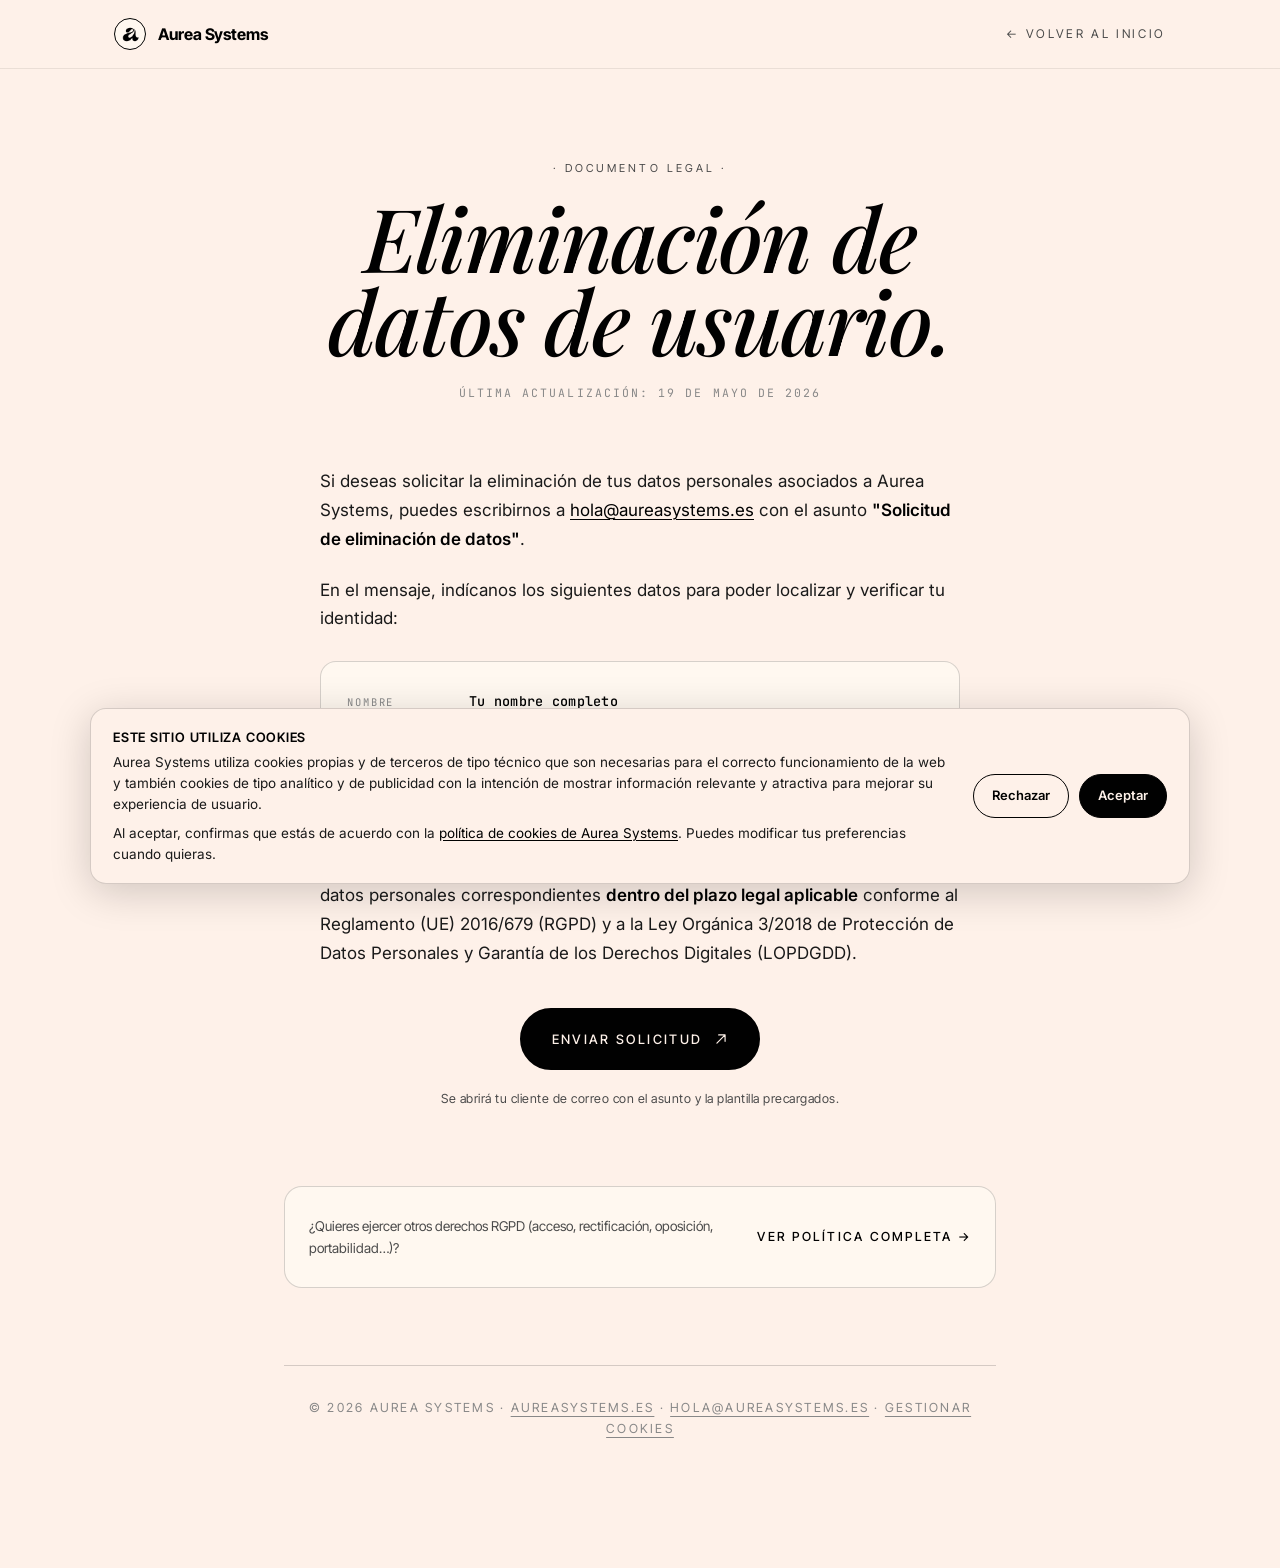
<file: eliminacion-de-datos/index.html>
<!DOCTYPE html>
<html lang="es">
<head>
  <meta charset="utf-8" />
  <meta name="viewport" content="width=device-width, initial-scale=1" />
  <title>Eliminación de datos de usuario — Aurea Systems</title>
  <meta name="description" content="Cómo solicitar la eliminación de tus datos personales asociados a Aurea Systems conforme al RGPD. Instrucciones, plazos y canal de contacto." />
  <meta name="robots" content="index, follow" />
  <link rel="canonical" href="https://aureasystems.es/eliminacion-de-datos/" />
  <link rel="icon" type="image/png" href="/assets/aurea-logo-mark.png" />

  <!-- Open Graph / Facebook -->
  <meta property="og:type" content="website" />
  <meta property="og:locale" content="es_ES" />
  <meta property="og:site_name" content="Aurea Systems" />
  <meta property="og:url" content="https://aureasystems.es/eliminacion-de-datos/" />
  <meta property="og:title" content="Eliminación de datos de usuario — Aurea Systems" />
  <meta property="og:description" content="Cómo solicitar la eliminación de tus datos personales asociados a Aurea Systems conforme al RGPD. Instrucciones, plazos y canal de contacto." />
  <meta property="og:image" content="https://aureasystems.es/assets/og-image.jpg" />
  <meta property="og:image:secure_url" content="https://aureasystems.es/assets/og-image.jpg" />
  <meta property="og:image:type" content="image/jpeg" />
  <meta property="og:image:width" content="1200" />
  <meta property="og:image:height" content="630" />
  <meta property="og:image:alt" content="Aurea Systems — Sistema editorial de captación para clínicas de medicina estética" />

  <!-- Twitter Card -->
  <meta name="twitter:card" content="summary_large_image" />
  <meta name="twitter:title" content="Eliminación de datos — Aurea Systems" />
  <meta name="twitter:description" content="Cómo solicitar la eliminación de tus datos personales asociados a Aurea Systems conforme al RGPD." />
  <meta name="twitter:image" content="https://aureasystems.es/assets/og-image.jpg" />
  <meta name="twitter:image:alt" content="Aurea Systems — Captación editorial para clínicas" />

  <link rel="preconnect" href="https://fonts.googleapis.com" />
  <link rel="preconnect" href="https://fonts.gstatic.com" crossorigin />
  <link href="https://fonts.googleapis.com/css2?family=Inter+Tight:wght@400;500;600;700;800&family=Inter:wght@300;400;500;600&family=Playfair+Display:ital,wght@0,500;0,600;1,400;1,500;1,600;1,700&family=JetBrains+Mono:wght@400;500&display=swap" rel="stylesheet" />

  <style>
    :root {
      --paper: #fef1e9;
      --paper-warm: #fae9dc;
      --ink: #010101;
      --ink-soft: #1a1a1a;
      --ink-mute: #4a4a4a;
      --ink-faint: #888888;
      --accent: #2596be;
      --line: rgba(1, 1, 1, 0.16);
      --line-soft: rgba(1, 1, 1, 0.08);
      --serif: 'Playfair Display', 'Times New Roman', serif;
      --sans: 'Inter Tight', 'Inter', -apple-system, system-ui, sans-serif;
      --body: 'Inter', -apple-system, system-ui, sans-serif;
      --mono: 'JetBrains Mono', 'SF Mono', Menlo, monospace;
    }
    * { box-sizing: border-box; margin: 0; padding: 0; }
    html { scroll-behavior: smooth; }
    body {
      background: var(--paper);
      color: var(--ink);
      font-family: var(--body);
      font-size: 16px;
      line-height: 1.65;
      -webkit-font-smoothing: antialiased;
      -moz-osx-font-smoothing: grayscale;
    }
    a { color: var(--ink); text-decoration: underline; text-underline-offset: 3px; text-decoration-thickness: 1px; transition: opacity 200ms ease; }
    a:hover { opacity: 0.6; }

    .page-nav {
      position: sticky; top: 0; z-index: 50;
      background: rgba(254, 241, 233, 0.86);
      backdrop-filter: saturate(140%) blur(14px);
      -webkit-backdrop-filter: saturate(140%) blur(14px);
      border-bottom: 1px solid var(--line-soft);
    }
    .page-nav-inner {
      max-width: 1100px;
      margin: 0 auto;
      padding: 18px 24px;
      display: flex;
      align-items: center;
      justify-content: space-between;
      gap: 16px;
    }
    .brand-link {
      display: inline-flex; align-items: center; gap: 12px;
      text-decoration: none; color: var(--ink);
      font-family: var(--sans); font-weight: 700; font-size: 16px;
      letter-spacing: -0.005em;
    }
    .brand-mark { width: 32px; height: 32px; border: 1.5px solid var(--ink); border-radius: 50%; background: #fff8f0; display: inline-flex; align-items: center; justify-content: center; overflow: hidden; }
    .brand-mark img { width: 70%; height: 70%; object-fit: contain; }
    .back-link {
      font-family: var(--sans); font-size: 12px;
      letter-spacing: 0.22em; text-transform: uppercase;
      color: var(--ink-mute); text-decoration: none;
    }
    .back-link:hover { color: var(--ink); opacity: 1; }

    .legal-shell {
      max-width: 760px;
      margin: 0 auto;
      padding: clamp(48px, 7vw, 96px) 24px clamp(80px, 10vw, 140px);
    }
    .legal-head {
      margin: 0 auto clamp(40px, 6vw, 64px);
      text-align: center;
    }
    .legal-kicker {
      font-family: var(--sans); font-size: 11px;
      letter-spacing: 0.28em; text-transform: uppercase;
      color: var(--ink-mute); margin-bottom: 18px;
    }
    .legal-title {
      font-family: var(--serif); font-style: italic; font-weight: 500;
      font-size: clamp(40px, 7vw, 88px); line-height: 0.95;
      letter-spacing: -0.02em; color: var(--ink);
      text-wrap: balance;
    }
    .legal-meta {
      margin-top: 22px;
      font-family: var(--mono); font-size: 11.5px;
      letter-spacing: 0.18em; text-transform: uppercase;
      color: var(--ink-faint);
    }

    .legal-content {
      max-width: 640px;
      margin: 0 auto;
      font-family: var(--body);
      font-size: 17px;
      line-height: 1.7;
      color: var(--ink-soft);
    }
    .legal-content p { margin-bottom: 22px; }
    .legal-content strong { color: var(--ink); font-weight: 600; }
    .legal-content em { font-style: italic; color: var(--ink); }
    .legal-content code {
      font-family: var(--mono); font-size: 14px;
      background: var(--paper-warm);
      padding: 3px 8px; border-radius: 5px;
      color: var(--ink);
    }

    .data-card {
      border: 1px solid var(--line);
      border-radius: 16px;
      padding: 24px 26px;
      background: #fff8f0;
      margin: 28px 0;
      font-family: var(--mono); font-size: 13.5px;
      line-height: 1.75;
      letter-spacing: 0.02em;
    }
    .data-card dt {
      display: inline-block;
      color: var(--ink-faint);
      text-transform: uppercase;
      letter-spacing: 0.18em;
      font-size: 10.5px;
      min-width: 110px;
    }
    .data-card dd { display: inline; color: var(--ink); margin: 0; font-weight: 500; }
    .data-card .row { display: flex; gap: 12px; align-items: baseline; padding: 4px 0; }
    .data-card .row + .row { border-top: 1px dashed var(--line-soft); margin-top: 4px; padding-top: 8px; }

    .cta-block {
      margin: 40px 0 24px;
      text-align: center;
    }
    .cta-button {
      display: inline-flex;
      align-items: center;
      gap: 12px;
      padding: 18px 30px;
      background: var(--ink);
      color: var(--paper);
      border-radius: 999px;
      font-family: var(--sans);
      font-weight: 500;
      font-size: 13px;
      letter-spacing: 0.18em;
      text-transform: uppercase;
      text-decoration: none;
      border: 2px solid var(--ink);
      transition: background 200ms ease, color 200ms ease, box-shadow 200ms ease;
    }
    .cta-button:hover {
      background: transparent;
      color: var(--ink);
      box-shadow: 0 18px 28px -18px rgba(1, 1, 1, 0.45);
      opacity: 1;
    }
    .cta-button .arrow { width: 14px; height: 14px; display: inline-flex; }
    .cta-button .arrow svg { width: 100%; height: 100%; stroke: currentColor; fill: none; stroke-width: 2; }
    .cta-helper {
      margin-top: 18px;
      font-family: var(--sans);
      font-size: 12.5px;
      letter-spacing: 0.04em;
      color: var(--ink-mute);
    }

    .related-strip {
      max-width: 760px;
      margin: clamp(48px, 6vw, 80px) auto 0;
      padding: 28px 24px;
      border: 1px solid var(--line);
      border-radius: 18px;
      background: #fff8f0;
      display: flex;
      align-items: center;
      justify-content: space-between;
      gap: 18px;
      font-family: var(--sans);
      font-size: 13.5px;
      color: var(--ink-mute);
    }
    .related-strip a {
      font-family: var(--sans); font-weight: 500;
      font-size: 12.5px; letter-spacing: 0.18em;
      text-transform: uppercase; color: var(--ink);
      text-decoration: none; white-space: nowrap;
    }
    .related-strip a:hover { opacity: 0.6; }

    .legal-footer {
      max-width: 760px;
      margin: clamp(48px, 6vw, 80px) auto 0;
      padding-top: 32px;
      border-top: 1px solid var(--line);
      text-align: center;
      font-family: var(--sans);
      font-size: 12.5px;
      letter-spacing: 0.18em;
      text-transform: uppercase;
      color: var(--ink-faint);
    }
    .legal-footer a { color: inherit; text-decoration: underline; text-underline-offset: 4px; }

    @media (max-width: 768px) {
      .page-nav-inner { padding: 14px 18px; gap: 12px; }
      .brand-link { font-size: 14px; gap: 10px; }
      .brand-mark { width: 28px; height: 28px; }
      .back-link { font-size: 10.5px; letter-spacing: 0.18em; }
      .legal-shell { padding: 56px 18px 72px; }
      .legal-head { margin-bottom: 36px; }
      .legal-title { font-size: clamp(32px, 9vw, 52px); }
      .legal-kicker { font-size: 10px; letter-spacing: 0.22em; }
      .legal-meta { font-size: 10.5px; letter-spacing: 0.14em; }
      .legal-content { font-size: 15.5px; line-height: 1.65; }
      .legal-content p { margin-bottom: 18px; }
      .data-card { padding: 20px 22px; font-size: 12.5px; }
      .cta-block { margin: 32px 0 16px; }
      .cta-button { padding: 14px 22px; font-size: 11.5px; letter-spacing: 0.16em; }
      .related-strip {
        flex-direction: column;
        align-items: stretch;
        text-align: left;
        gap: 14px;
        padding: 22px 20px;
        font-size: 13px;
      }
      .related-strip a { font-size: 11.5px; letter-spacing: 0.16em; }
    }
    @media (max-width: 640px) {
      .data-card .row { flex-direction: column; gap: 2px; padding: 6px 0; }
      .data-card dt { min-width: 0; }
    }
    @media (max-width: 480px) {
      .legal-shell { padding: 40px 14px 56px; }
      .legal-title { font-size: clamp(28px, 9vw, 40px); }
      .legal-content { font-size: 15px; }
      .cta-button { padding: 13px 18px; font-size: 11px; width: 100%; justify-content: center; }
    }
  </style>
<!-- Aurea: consent-gated Meta Pixel + CTA tracking (loads from /assets) -->
<link rel="stylesheet" href="/assets/consent.css?v=20260527-2" />
<script src="/assets/consent.js?v=20260527-2" defer></script>
</head>
<body>

<header class="page-nav">
  <div class="page-nav-inner">
    <a href="/" class="brand-link">
      <span class="brand-mark"><img src="/assets/aurea-logo-mark.png" alt="" /></span>
      <span>Aurea Systems</span>
    </a>
    <a href="/" class="back-link">← Volver al inicio</a>
  </div>
</header>

<main class="legal-shell">
  <div class="legal-head">
    <div class="legal-kicker">· Documento legal ·</div>
    <h1 class="legal-title">Eliminación de datos de usuario.</h1>
    <div class="legal-meta">Última actualización: 19 de mayo de 2026</div>
  </div>

  <article class="legal-content">
    <p>Si deseas solicitar la eliminación de tus datos personales asociados a Aurea Systems, puedes escribirnos a <a href="mailto:hola@aureasystems.es?subject=Solicitud%20de%20eliminaci%C3%B3n%20de%20datos">hola@aureasystems.es</a> con el asunto <strong>"Solicitud de eliminación de datos"</strong>.</p>

    <p>En el mensaje, indícanos los siguientes datos para poder localizar y verificar tu identidad:</p>

    <div class="data-card" aria-label="Información a incluir en la solicitud">
      <div class="row"><dt>Nombre</dt><dd>Tu nombre completo</dd></div>
      <div class="row"><dt>Correo</dt><dd>Email asociado</dd></div>
      <div class="row"><dt>Teléfono</dt><dd>Móvil asociado</dd></div>
    </div>

    <p>Una vez recibida la solicitud, revisaremos la información y eliminaremos los datos personales correspondientes <strong>dentro del plazo legal aplicable</strong> conforme al Reglamento (UE) 2016/679 (RGPD) y a la Ley Orgánica 3/2018 de Protección de Datos Personales y Garantía de los Derechos Digitales (LOPDGDD).</p>

    <div class="cta-block">
      <a class="cta-button" href="mailto:hola@aureasystems.es?subject=Solicitud%20de%20eliminaci%C3%B3n%20de%20datos&body=Hola%2C%0D%0A%0D%0ASolicito%20la%20eliminaci%C3%B3n%20de%20mis%20datos%20personales%20asociados%20a%20Aurea%20Systems.%0D%0A%0D%0ANombre%3A%20%0D%0ACorreo%20electr%C3%B3nico%3A%20%0D%0ATel%C3%A9fono%20asociado%3A%20%0D%0A%0D%0AGracias.">
        Enviar solicitud
        <span class="arrow" aria-hidden="true"><svg viewBox="0 0 24 24"><path d="M5 19L19 5M19 5H8M19 5v11" stroke-linecap="round" stroke-linejoin="round"/></svg></span>
      </a>
      <div class="cta-helper">Se abrirá tu cliente de correo con el asunto y la plantilla precargados.</div>
    </div>
  </article>

  <aside class="related-strip">
    <span>¿Quieres ejercer otros derechos RGPD (acceso, rectificación, oposición, portabilidad…)?</span>
    <a href="/politica-de-privacidad/#derechos">Ver política completa →</a>
  </aside>

  <footer class="legal-footer">
    <p>© 2026 Aurea Systems · <a href="/">aureasystems.es</a> · <a href="mailto:hola@aureasystems.es">hola@aureasystems.es</a> · <a href="#cookies-settings" data-cookies-revisit>Gestionar cookies</a></p>
  </footer>
</main>

</body>
</html>
</file>
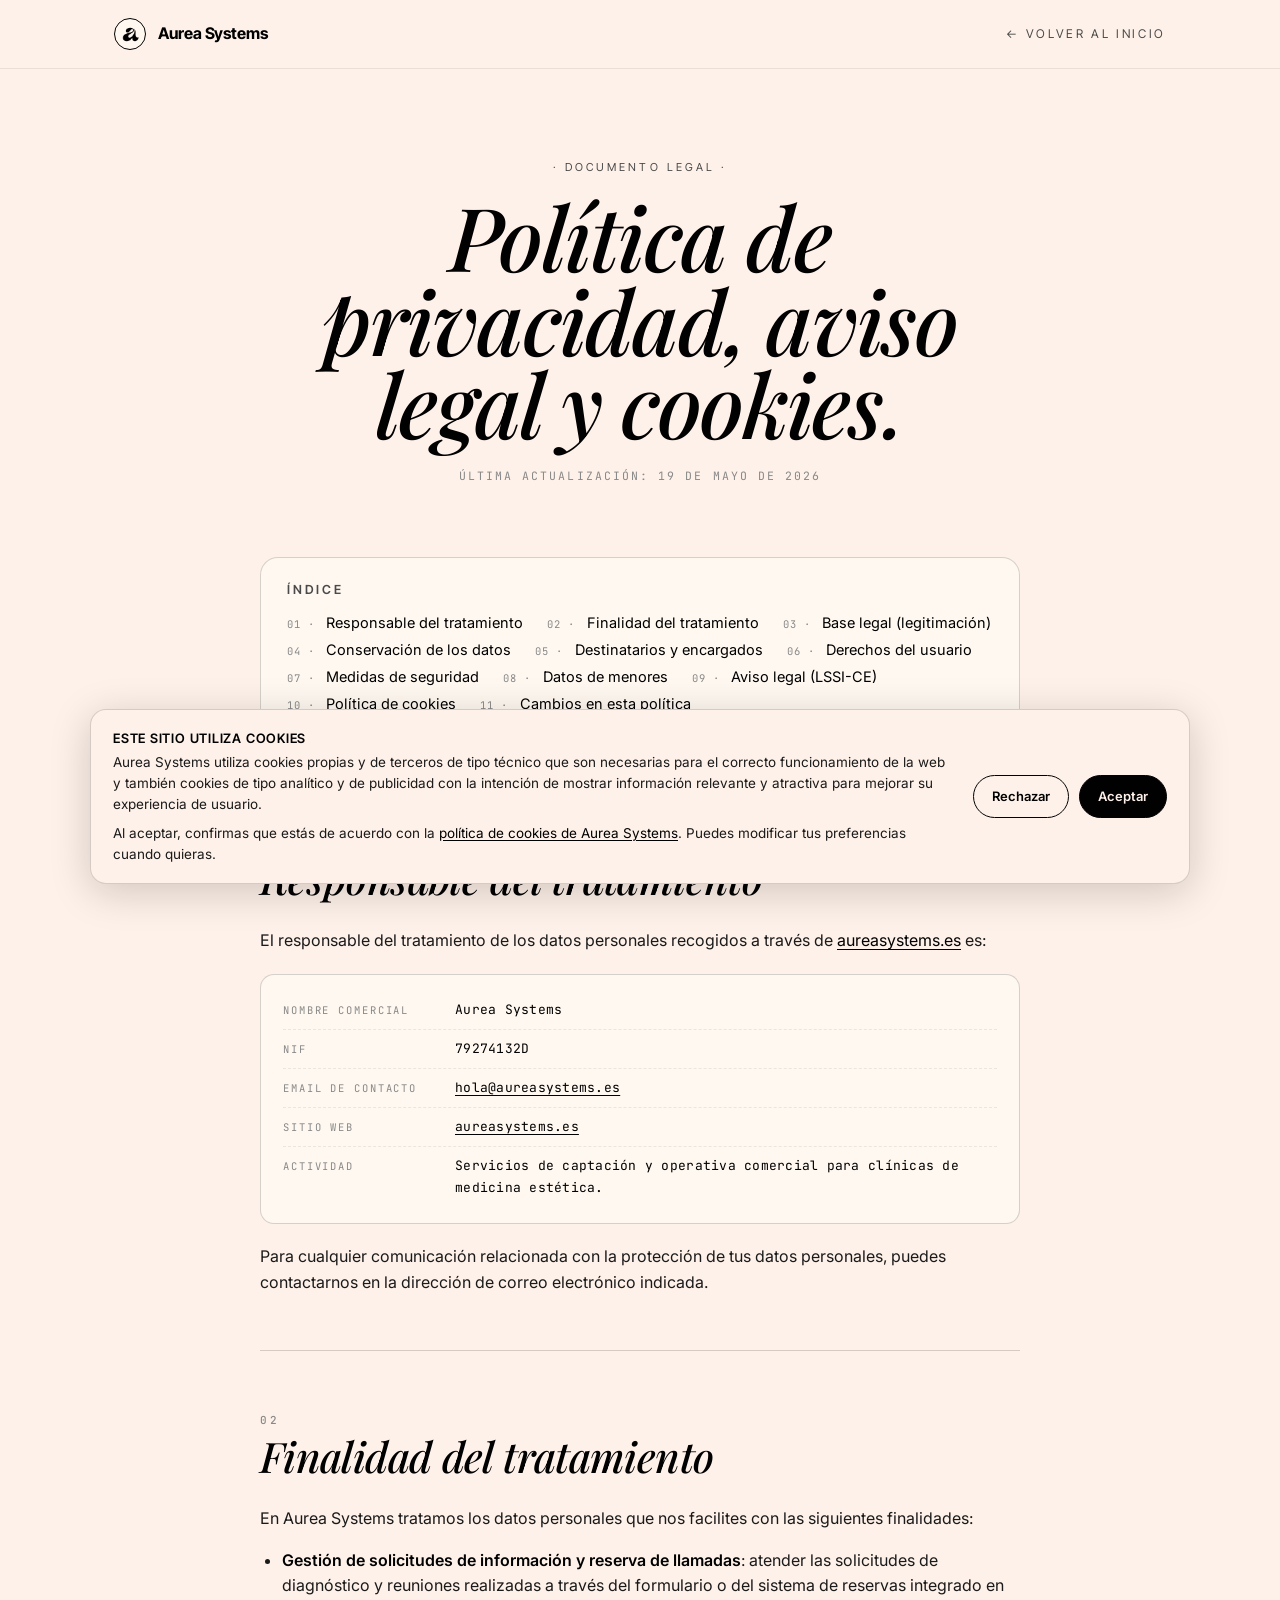
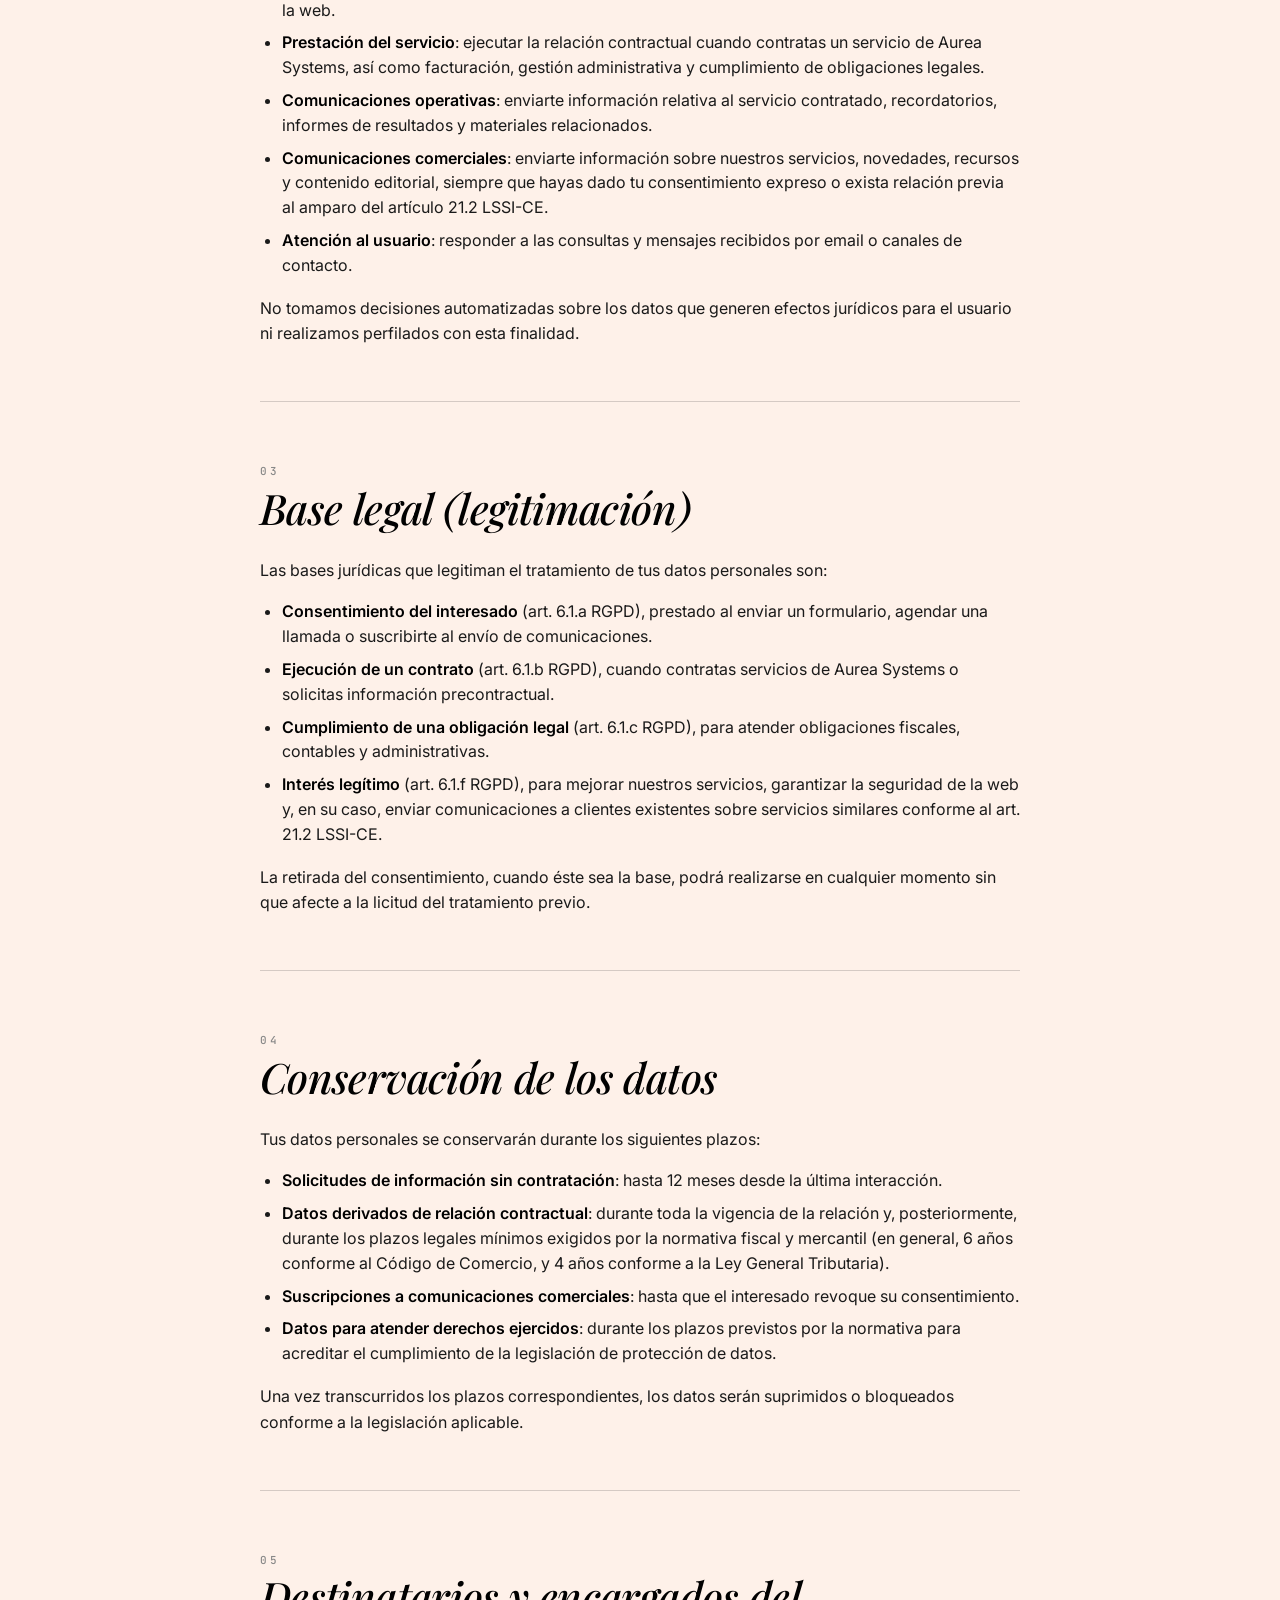
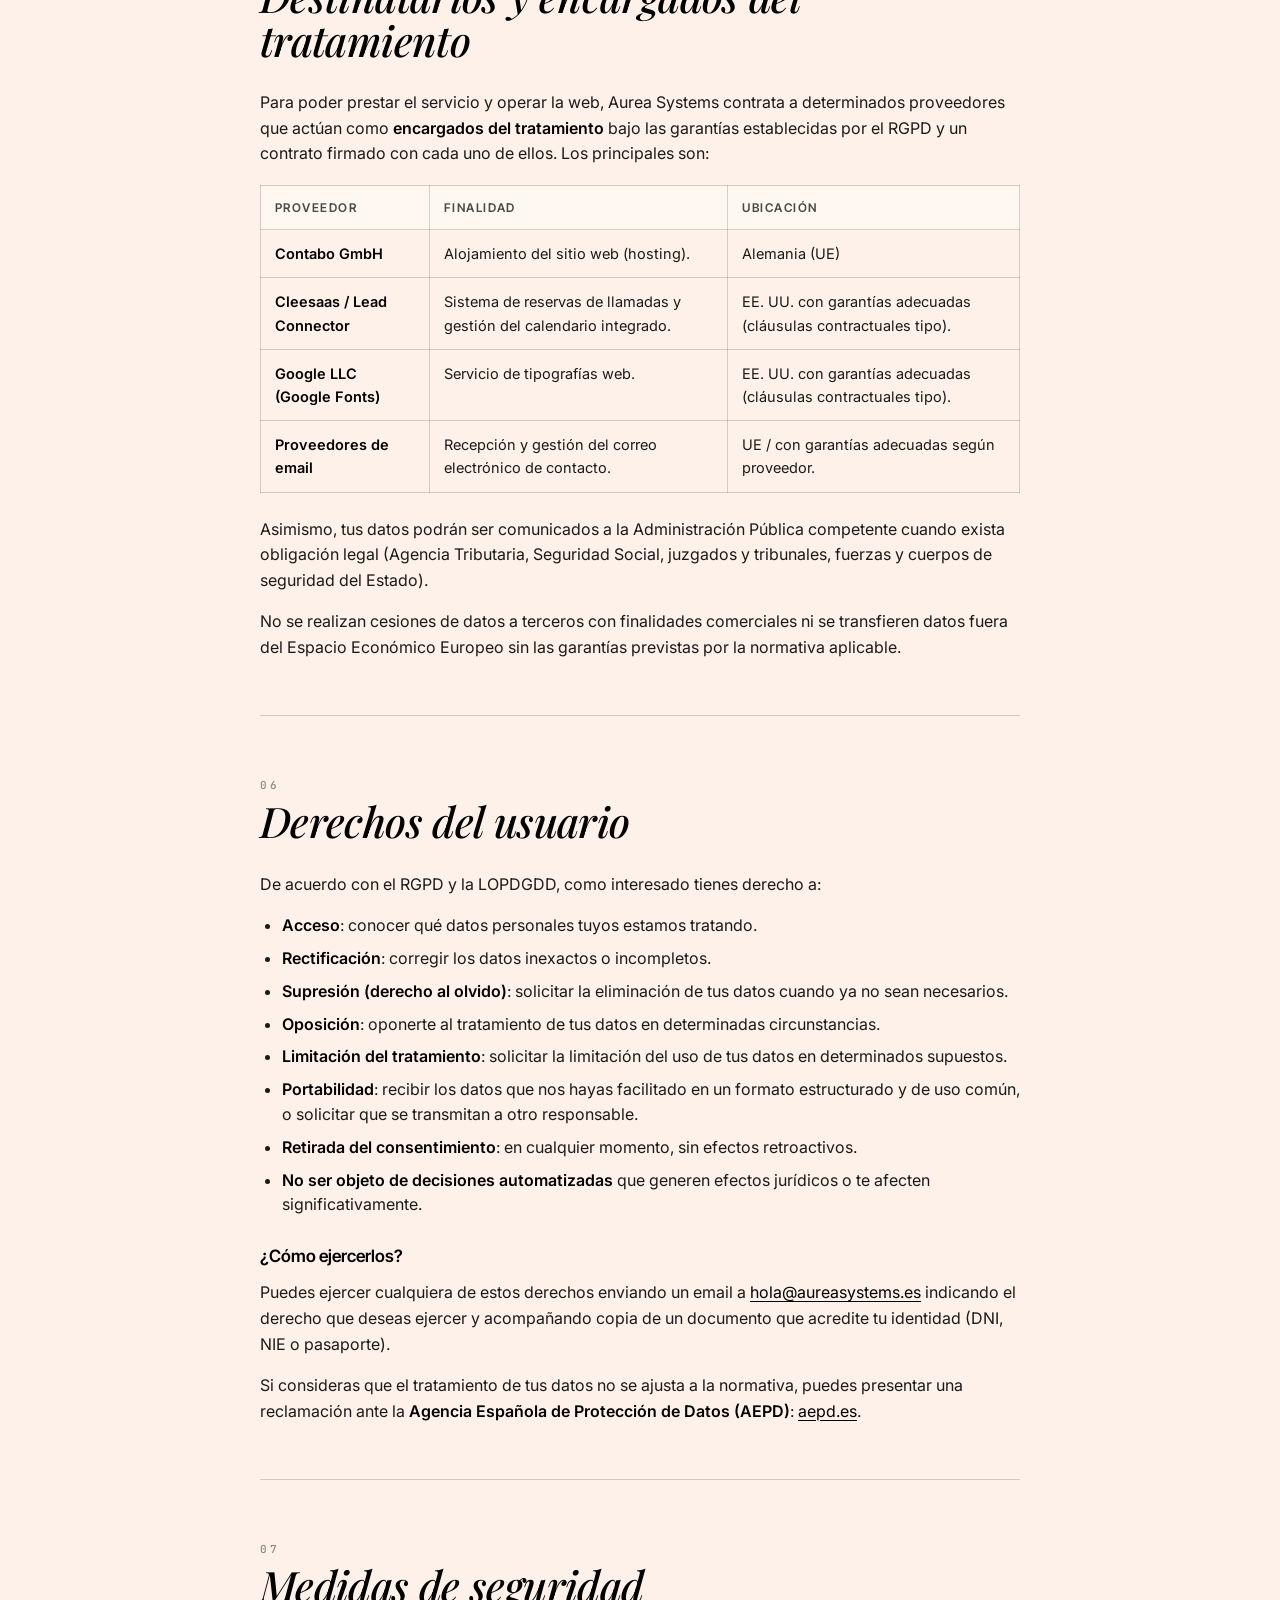
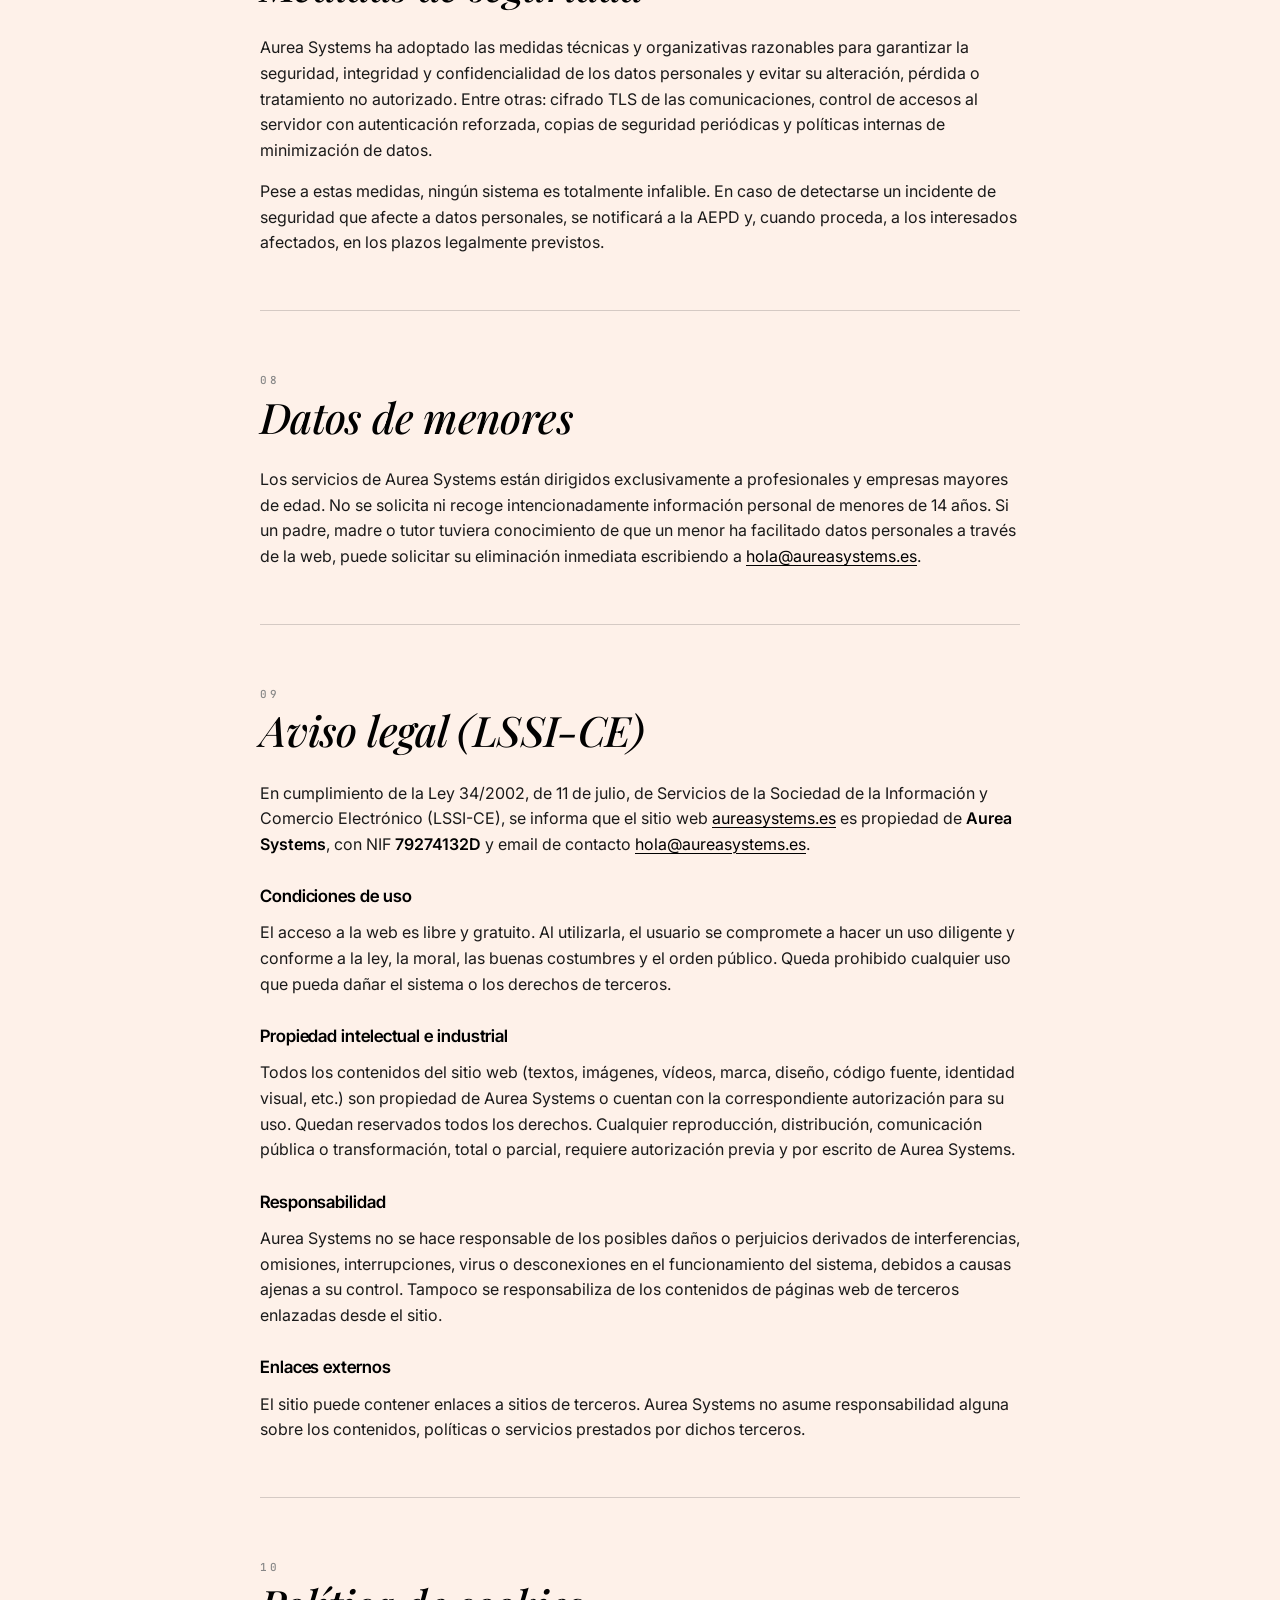
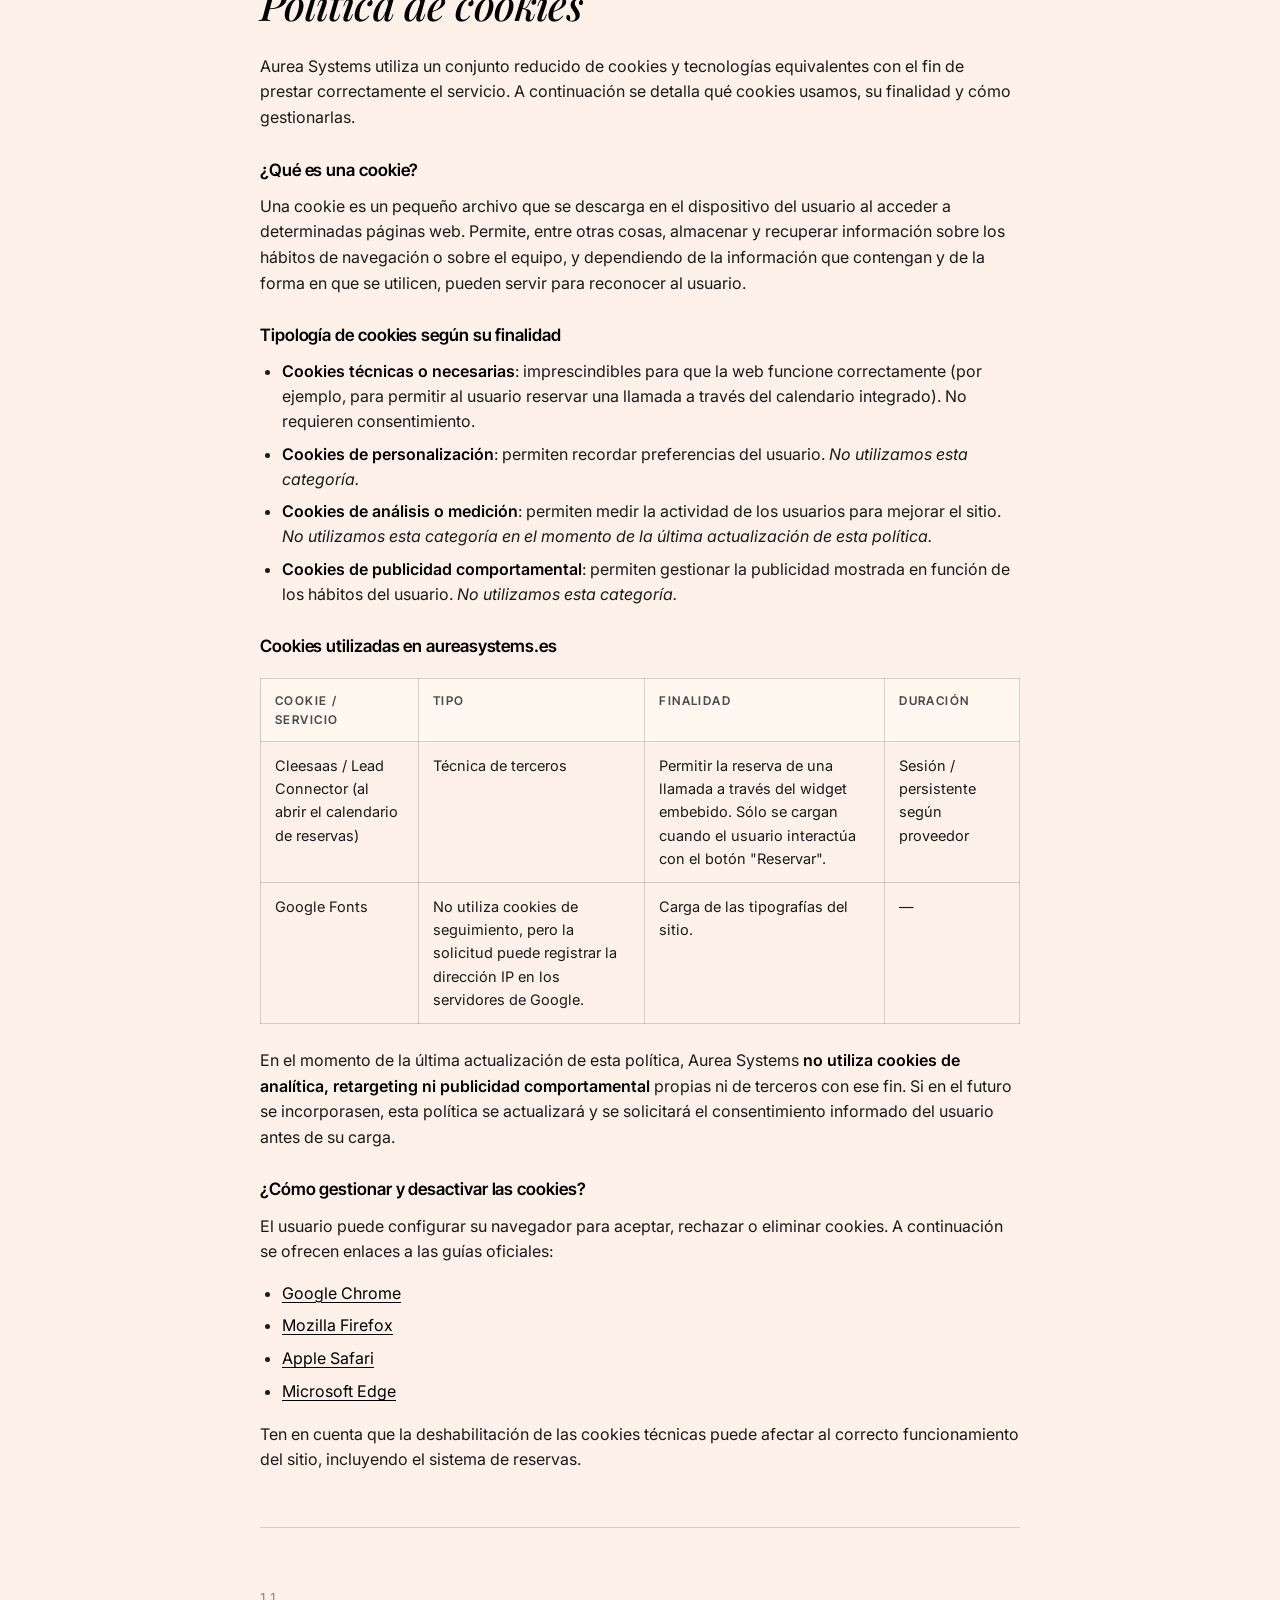
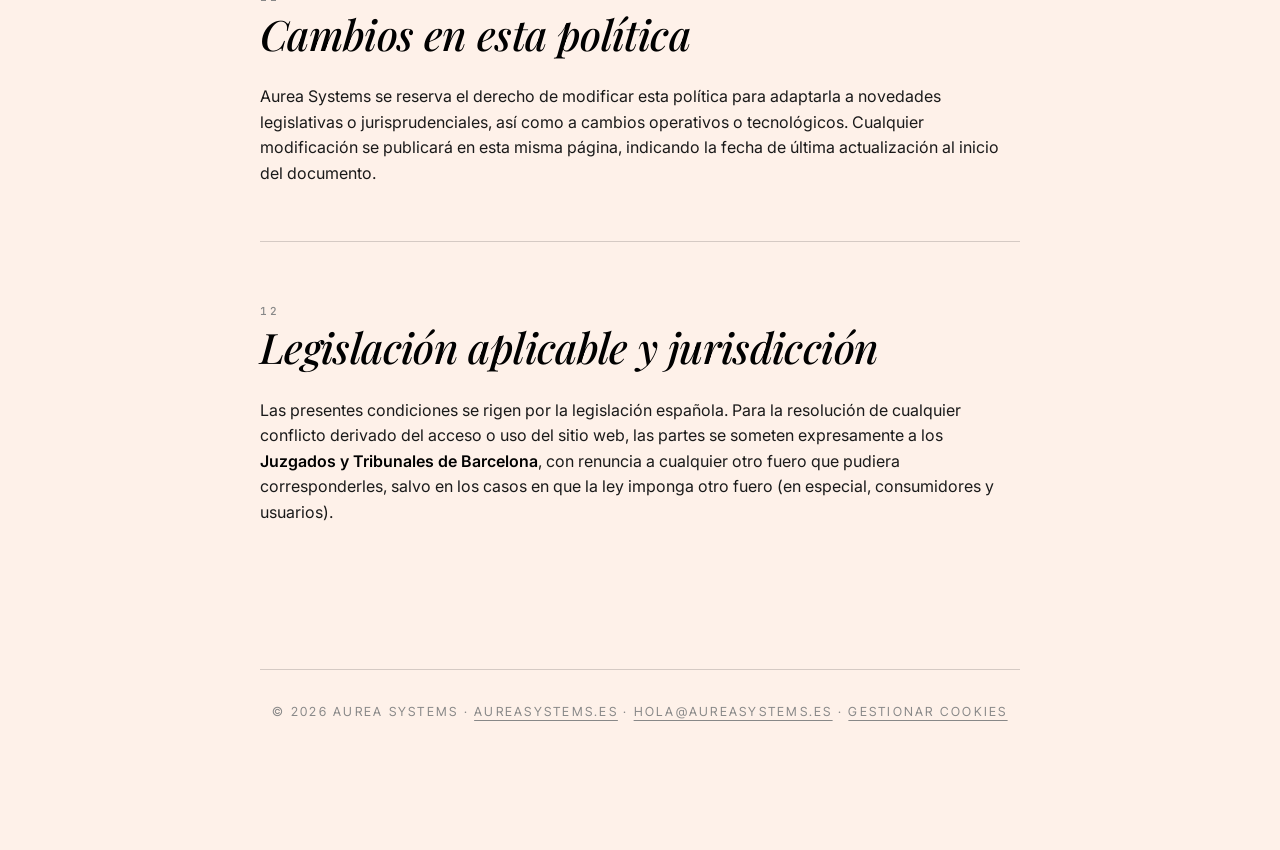
<file: politica-de-privacidad/index.html>
<!DOCTYPE html>
<html lang="es">
<head>
  <meta charset="utf-8" />
  <meta name="viewport" content="width=device-width, initial-scale=1" />
  <title>Política de privacidad, aviso legal y cookies — Aurea Systems</title>
  <meta name="description" content="Política de privacidad, aviso legal y política de cookies de Aurea Systems. Información sobre tratamiento de datos, derechos del usuario y cookies utilizadas conforme al RGPD, LOPDGDD y LSSI-CE." />
  <meta name="robots" content="index, follow" />
  <link rel="canonical" href="https://aureasystems.es/politica-de-privacidad/" />
  <link rel="icon" type="image/png" href="/assets/aurea-logo-mark.png" />

  <!-- Open Graph / Facebook -->
  <meta property="og:type" content="website" />
  <meta property="og:locale" content="es_ES" />
  <meta property="og:site_name" content="Aurea Systems" />
  <meta property="og:url" content="https://aureasystems.es/politica-de-privacidad/" />
  <meta property="og:title" content="Política de privacidad, aviso legal y cookies — Aurea Systems" />
  <meta property="og:description" content="Política de privacidad, aviso legal y política de cookies de Aurea Systems. Tratamiento de datos, derechos del usuario y cookies conforme al RGPD, LOPDGDD y LSSI-CE." />
  <meta property="og:image" content="https://aureasystems.es/assets/og-image.jpg" />
  <meta property="og:image:secure_url" content="https://aureasystems.es/assets/og-image.jpg" />
  <meta property="og:image:type" content="image/jpeg" />
  <meta property="og:image:width" content="1200" />
  <meta property="og:image:height" content="630" />
  <meta property="og:image:alt" content="Aurea Systems — Sistema editorial de captación para clínicas de medicina estética" />

  <!-- Twitter Card -->
  <meta name="twitter:card" content="summary_large_image" />
  <meta name="twitter:title" content="Política de privacidad — Aurea Systems" />
  <meta name="twitter:description" content="Tratamiento de datos, derechos del usuario y cookies conforme al RGPD, LOPDGDD y LSSI-CE." />
  <meta name="twitter:image" content="https://aureasystems.es/assets/og-image.jpg" />
  <meta name="twitter:image:alt" content="Aurea Systems — Captación editorial para clínicas" />

  <link rel="preconnect" href="https://fonts.googleapis.com" />
  <link rel="preconnect" href="https://fonts.gstatic.com" crossorigin />
  <link href="https://fonts.googleapis.com/css2?family=Inter+Tight:wght@400;500;600;700;800&family=Inter:wght@300;400;500;600&family=Playfair+Display:ital,wght@0,500;0,600;1,400;1,500;1,600;1,700&family=JetBrains+Mono:wght@400;500&display=swap" rel="stylesheet" />

  <style>
    :root {
      --paper: #fef1e9;
      --paper-warm: #fae9dc;
      --ink: #010101;
      --ink-soft: #1a1a1a;
      --ink-mute: #4a4a4a;
      --ink-faint: #888888;
      --accent: #2596be;
      --line: rgba(1, 1, 1, 0.16);
      --line-soft: rgba(1, 1, 1, 0.08);
      --serif: 'Playfair Display', 'Times New Roman', serif;
      --sans: 'Inter Tight', 'Inter', -apple-system, system-ui, sans-serif;
      --body: 'Inter', -apple-system, system-ui, sans-serif;
      --mono: 'JetBrains Mono', 'SF Mono', Menlo, monospace;
    }
    * { box-sizing: border-box; margin: 0; padding: 0; }
    html { scroll-behavior: smooth; scroll-padding-top: 88px; }
    body {
      background: var(--paper);
      color: var(--ink);
      font-family: var(--body);
      font-size: 16px;
      line-height: 1.6;
      -webkit-font-smoothing: antialiased;
      -moz-osx-font-smoothing: grayscale;
    }
    a { color: var(--ink); text-decoration: underline; text-underline-offset: 3px; text-decoration-thickness: 1px; transition: opacity 200ms ease; }
    a:hover { opacity: 0.6; }

    .page-nav {
      position: sticky; top: 0; z-index: 50;
      background: rgba(254, 241, 233, 0.86);
      backdrop-filter: saturate(140%) blur(14px);
      -webkit-backdrop-filter: saturate(140%) blur(14px);
      border-bottom: 1px solid var(--line-soft);
    }
    .page-nav-inner {
      max-width: 1100px;
      margin: 0 auto;
      padding: 18px 24px;
      display: flex;
      align-items: center;
      justify-content: space-between;
      gap: 16px;
    }
    .brand-link {
      display: inline-flex;
      align-items: center;
      gap: 12px;
      text-decoration: none;
      color: var(--ink);
      font-family: var(--sans);
      font-weight: 700;
      font-size: 16px;
      letter-spacing: -0.005em;
    }
    .brand-mark {
      width: 32px; height: 32px;
      border: 1.5px solid var(--ink);
      border-radius: 50%;
      background: #fff8f0;
      display: inline-flex;
      align-items: center;
      justify-content: center;
      overflow: hidden;
    }
    .brand-mark img { width: 70%; height: 70%; object-fit: contain; }
    .back-link {
      font-family: var(--sans);
      font-size: 12px;
      letter-spacing: 0.22em;
      text-transform: uppercase;
      color: var(--ink-mute);
      text-decoration: none;
    }
    .back-link:hover { color: var(--ink); opacity: 1; }

    .legal-shell {
      max-width: 1100px;
      margin: 0 auto;
      padding: clamp(48px, 7vw, 96px) 24px clamp(80px, 10vw, 140px);
    }
    .legal-head {
      max-width: 760px;
      margin: 0 auto clamp(40px, 6vw, 72px);
      text-align: center;
    }
    .legal-kicker {
      font-family: var(--sans);
      font-size: 11px;
      letter-spacing: 0.28em;
      text-transform: uppercase;
      color: var(--ink-mute);
      margin-bottom: 18px;
    }
    .legal-title {
      font-family: var(--serif);
      font-style: italic;
      font-weight: 500;
      font-size: clamp(40px, 7vw, 88px);
      line-height: 0.95;
      letter-spacing: -0.02em;
      color: var(--ink);
      text-wrap: balance;
    }
    .legal-meta {
      margin-top: 22px;
      font-family: var(--mono);
      font-size: 11.5px;
      letter-spacing: 0.18em;
      text-transform: uppercase;
      color: var(--ink-faint);
    }

    .legal-toc {
      max-width: 760px;
      margin: 0 auto clamp(40px, 6vw, 72px);
      padding: 22px 26px;
      border: 1px solid var(--line);
      border-radius: 18px;
      background: #fff8f0;
    }
    .legal-toc h2 {
      font-family: var(--sans);
      font-weight: 600;
      font-size: 12.5px;
      letter-spacing: 0.22em;
      text-transform: uppercase;
      color: var(--ink-mute);
      margin-bottom: 12px;
    }
    .legal-toc ol {
      list-style: none;
      counter-reset: toc;
      display: flex;
      flex-wrap: wrap;
      gap: 6px 24px;
    }
    .legal-toc li {
      counter-increment: toc;
      font-family: var(--body);
      font-size: 14.5px;
      line-height: 1.45;
    }
    .legal-toc li::before {
      content: counter(toc, decimal-leading-zero) ' · ';
      font-family: var(--mono);
      font-size: 10.5px;
      color: var(--ink-faint);
      letter-spacing: 0.1em;
      padding-right: 4px;
    }
    .legal-toc a { text-decoration: none; }
    .legal-toc a:hover { text-decoration: underline; }

    .legal-content {
      max-width: 760px;
      margin: 0 auto;
    }
    .legal-section {
      padding: clamp(40px, 5vw, 64px) 0 clamp(28px, 3vw, 40px);
      border-top: 1px solid var(--line);
    }
    .legal-section:first-of-type { border-top: none; padding-top: 0; }
    .legal-section h2 {
      font-family: var(--serif);
      font-style: italic;
      font-weight: 500;
      font-size: clamp(28px, 3.4vw, 42px);
      line-height: 1.05;
      letter-spacing: -0.015em;
      color: var(--ink);
      margin-bottom: 28px;
    }
    .legal-section h2::before {
      content: counter(legal-section, decimal-leading-zero);
      counter-increment: legal-section;
      display: block;
      font-family: var(--mono);
      font-size: 11px;
      letter-spacing: 0.24em;
      text-transform: uppercase;
      color: var(--ink-faint);
      margin-bottom: 8px;
      font-style: normal;
    }
    .legal-content { counter-reset: legal-section; }
    .legal-section h3 {
      font-family: var(--sans);
      font-weight: 600;
      font-size: 17px;
      letter-spacing: -0.005em;
      color: var(--ink);
      margin: 26px 0 10px;
    }
    .legal-section p { margin-bottom: 16px; color: var(--ink-soft); }
    .legal-section ul, .legal-section ol {
      margin: 0 0 18px 22px;
      color: var(--ink-soft);
    }
    .legal-section li { margin-bottom: 8px; line-height: 1.55; }
    .legal-section strong { color: var(--ink); font-weight: 600; }
    .legal-section table {
      width: 100%;
      border-collapse: collapse;
      margin: 18px 0 24px;
      font-size: 14.5px;
    }
    .legal-section th, .legal-section td {
      text-align: left;
      padding: 12px 14px;
      border: 1px solid var(--line);
      vertical-align: top;
    }
    .legal-section th {
      background: #fff8f0;
      font-family: var(--sans);
      font-weight: 600;
      font-size: 12px;
      letter-spacing: 0.12em;
      text-transform: uppercase;
      color: var(--ink-mute);
    }
    .legal-section td { color: var(--ink-soft); }
    .legal-section td code,
    .legal-section p code {
      font-family: var(--mono);
      font-size: 12.5px;
      background: var(--paper-warm);
      padding: 2px 6px;
      border-radius: 4px;
    }

    .data-card {
      border: 1px solid var(--line);
      border-radius: 14px;
      padding: 20px 22px;
      background: #fff8f0;
      margin: 20px 0;
      font-family: var(--mono);
      font-size: 13px;
      line-height: 1.7;
      letter-spacing: 0.02em;
    }
    .data-card dt {
      display: inline-block;
      color: var(--ink-faint);
      text-transform: uppercase;
      letter-spacing: 0.18em;
      font-size: 10.5px;
      min-width: 160px;
    }
    .data-card dd { display: inline; color: var(--ink); margin: 0; }
    .data-card .row { display: flex; gap: 12px; align-items: baseline; padding: 4px 0; }
    .data-card .row + .row { border-top: 1px dashed var(--line-soft); margin-top: 4px; padding-top: 8px; }

    .legal-footer {
      max-width: 760px;
      margin: clamp(56px, 7vw, 96px) auto 0;
      padding-top: 32px;
      border-top: 1px solid var(--line);
      text-align: center;
      font-family: var(--sans);
      font-size: 12.5px;
      letter-spacing: 0.18em;
      text-transform: uppercase;
      color: var(--ink-faint);
    }
    .legal-footer a { color: inherit; text-decoration: underline; text-underline-offset: 4px; }

    @media (max-width: 768px) {
      .page-nav-inner { padding: 14px 18px; gap: 12px; }
      .brand-link { font-size: 14px; gap: 10px; }
      .brand-mark { width: 28px; height: 28px; }
      .back-link { font-size: 10.5px; letter-spacing: 0.18em; }
      .legal-shell { padding: 56px 18px 80px; }
      .legal-head { margin-bottom: 44px; }
      .legal-title { font-size: clamp(34px, 9vw, 60px); }
      .legal-kicker { font-size: 10px; letter-spacing: 0.22em; }
      .legal-meta { font-size: 10.5px; letter-spacing: 0.14em; }
      .legal-toc { padding: 20px 22px; }
      .legal-toc h2 { font-size: 11px; }
      .legal-toc li { font-size: 14px; }
      .legal-section { padding: 36px 0 28px; }
      .legal-section h2 { font-size: clamp(24px, 6vw, 34px); margin-bottom: 22px; }
      .legal-section h3 { font-size: 16px; margin: 22px 0 8px; }
      .legal-section p, .legal-section li { font-size: 15px; }
      .legal-section ul, .legal-section ol { margin-left: 18px; }
      /* Tablas: scroll horizontal en móvil para que no rompan el layout */
      .legal-section table {
        display: block;
        overflow-x: auto;
        white-space: nowrap;
        font-size: 13px;
        -webkit-overflow-scrolling: touch;
      }
      .legal-section th, .legal-section td { padding: 10px 12px; }
    }
    @media (max-width: 640px) {
      .legal-toc ol { flex-direction: column; gap: 4px; }
      .data-card .row { flex-direction: column; gap: 2px; padding: 6px 0; }
      .data-card dt { min-width: 0; }
    }
    @media (max-width: 480px) {
      .legal-shell { padding: 44px 14px 64px; }
      .legal-title { font-size: clamp(28px, 9vw, 44px); }
      .legal-section h2 { font-size: clamp(20px, 6.5vw, 28px); }
      .legal-section p, .legal-section li { font-size: 14.5px; }
      .legal-section table { font-size: 12px; }
    }
  </style>
<!-- Aurea: consent-gated Meta Pixel + CTA tracking (loads from /assets) -->
<link rel="stylesheet" href="/assets/consent.css?v=20260527-2" />
<script src="/assets/consent.js?v=20260527-2" defer></script>
</head>
<body>

<header class="page-nav">
  <div class="page-nav-inner">
    <a href="/" class="brand-link">
      <span class="brand-mark"><img src="/assets/aurea-logo-mark.png" alt="" /></span>
      <span>Aurea Systems</span>
    </a>
    <a href="/" class="back-link">← Volver al inicio</a>
  </div>
</header>

<main class="legal-shell">
  <div class="legal-head">
    <div class="legal-kicker">· Documento legal ·</div>
    <h1 class="legal-title">Política de privacidad, aviso legal y cookies.</h1>
    <div class="legal-meta">Última actualización: 19 de mayo de 2026</div>
  </div>

  <nav class="legal-toc" aria-label="Índice del documento">
    <h2>Índice</h2>
    <ol>
      <li><a href="#responsable">Responsable del tratamiento</a></li>
      <li><a href="#finalidad">Finalidad del tratamiento</a></li>
      <li><a href="#legitimacion">Base legal (legitimación)</a></li>
      <li><a href="#conservacion">Conservación de los datos</a></li>
      <li><a href="#destinatarios">Destinatarios y encargados</a></li>
      <li><a href="#derechos">Derechos del usuario</a></li>
      <li><a href="#seguridad">Medidas de seguridad</a></li>
      <li><a href="#menores">Datos de menores</a></li>
      <li><a href="#aviso-legal">Aviso legal (LSSI-CE)</a></li>
      <li><a href="#cookies">Política de cookies</a></li>
      <li><a href="#cambios">Cambios en esta política</a></li>
      <li><a href="#jurisdiccion">Legislación aplicable y jurisdicción</a></li>
    </ol>
  </nav>

  <article class="legal-content">

    <section class="legal-section" id="responsable">
      <h2>Responsable del tratamiento</h2>
      <p>El responsable del tratamiento de los datos personales recogidos a través de <a href="https://aureasystems.es">aureasystems.es</a> es:</p>
      <div class="data-card">
        <div class="row"><dt>Nombre comercial</dt><dd>Aurea Systems</dd></div>
        <div class="row"><dt>NIF</dt><dd>79274132D</dd></div>
        <div class="row"><dt>Email de contacto</dt><dd><a href="mailto:hola@aureasystems.es">hola@aureasystems.es</a></dd></div>
        <div class="row"><dt>Sitio web</dt><dd><a href="https://aureasystems.es">aureasystems.es</a></dd></div>
        <div class="row"><dt>Actividad</dt><dd>Servicios de captación y operativa comercial para clínicas de medicina estética.</dd></div>
      </div>
      <p>Para cualquier comunicación relacionada con la protección de tus datos personales, puedes contactarnos en la dirección de correo electrónico indicada.</p>
    </section>

    <section class="legal-section" id="finalidad">
      <h2>Finalidad del tratamiento</h2>
      <p>En Aurea Systems tratamos los datos personales que nos facilites con las siguientes finalidades:</p>
      <ul>
        <li><strong>Gestión de solicitudes de información y reserva de llamadas</strong>: atender las solicitudes de diagnóstico y reuniones realizadas a través del formulario o del sistema de reservas integrado en la web.</li>
        <li><strong>Prestación del servicio</strong>: ejecutar la relación contractual cuando contratas un servicio de Aurea Systems, así como facturación, gestión administrativa y cumplimiento de obligaciones legales.</li>
        <li><strong>Comunicaciones operativas</strong>: enviarte información relativa al servicio contratado, recordatorios, informes de resultados y materiales relacionados.</li>
        <li><strong>Comunicaciones comerciales</strong>: enviarte información sobre nuestros servicios, novedades, recursos y contenido editorial, siempre que hayas dado tu consentimiento expreso o exista relación previa al amparo del artículo 21.2 LSSI-CE.</li>
        <li><strong>Atención al usuario</strong>: responder a las consultas y mensajes recibidos por email o canales de contacto.</li>
      </ul>
      <p>No tomamos decisiones automatizadas sobre los datos que generen efectos jurídicos para el usuario ni realizamos perfilados con esta finalidad.</p>
    </section>

    <section class="legal-section" id="legitimacion">
      <h2>Base legal (legitimación)</h2>
      <p>Las bases jurídicas que legitiman el tratamiento de tus datos personales son:</p>
      <ul>
        <li><strong>Consentimiento del interesado</strong> (art. 6.1.a RGPD), prestado al enviar un formulario, agendar una llamada o suscribirte al envío de comunicaciones.</li>
        <li><strong>Ejecución de un contrato</strong> (art. 6.1.b RGPD), cuando contratas servicios de Aurea Systems o solicitas información precontractual.</li>
        <li><strong>Cumplimiento de una obligación legal</strong> (art. 6.1.c RGPD), para atender obligaciones fiscales, contables y administrativas.</li>
        <li><strong>Interés legítimo</strong> (art. 6.1.f RGPD), para mejorar nuestros servicios, garantizar la seguridad de la web y, en su caso, enviar comunicaciones a clientes existentes sobre servicios similares conforme al art. 21.2 LSSI-CE.</li>
      </ul>
      <p>La retirada del consentimiento, cuando éste sea la base, podrá realizarse en cualquier momento sin que afecte a la licitud del tratamiento previo.</p>
    </section>

    <section class="legal-section" id="conservacion">
      <h2>Conservación de los datos</h2>
      <p>Tus datos personales se conservarán durante los siguientes plazos:</p>
      <ul>
        <li><strong>Solicitudes de información sin contratación</strong>: hasta 12 meses desde la última interacción.</li>
        <li><strong>Datos derivados de relación contractual</strong>: durante toda la vigencia de la relación y, posteriormente, durante los plazos legales mínimos exigidos por la normativa fiscal y mercantil (en general, 6 años conforme al Código de Comercio, y 4 años conforme a la Ley General Tributaria).</li>
        <li><strong>Suscripciones a comunicaciones comerciales</strong>: hasta que el interesado revoque su consentimiento.</li>
        <li><strong>Datos para atender derechos ejercidos</strong>: durante los plazos previstos por la normativa para acreditar el cumplimiento de la legislación de protección de datos.</li>
      </ul>
      <p>Una vez transcurridos los plazos correspondientes, los datos serán suprimidos o bloqueados conforme a la legislación aplicable.</p>
    </section>

    <section class="legal-section" id="destinatarios">
      <h2>Destinatarios y encargados del tratamiento</h2>
      <p>Para poder prestar el servicio y operar la web, Aurea Systems contrata a determinados proveedores que actúan como <strong>encargados del tratamiento</strong> bajo las garantías establecidas por el RGPD y un contrato firmado con cada uno de ellos. Los principales son:</p>
      <table>
        <thead>
          <tr><th>Proveedor</th><th>Finalidad</th><th>Ubicación</th></tr>
        </thead>
        <tbody>
          <tr>
            <td><strong>Contabo GmbH</strong></td>
            <td>Alojamiento del sitio web (hosting).</td>
            <td>Alemania (UE)</td>
          </tr>
          <tr>
            <td><strong>Cleesaas / Lead Connector</strong></td>
            <td>Sistema de reservas de llamadas y gestión del calendario integrado.</td>
            <td>EE. UU. con garantías adecuadas (cláusulas contractuales tipo).</td>
          </tr>
          <tr>
            <td><strong>Google LLC (Google Fonts)</strong></td>
            <td>Servicio de tipografías web.</td>
            <td>EE. UU. con garantías adecuadas (cláusulas contractuales tipo).</td>
          </tr>
          <tr>
            <td><strong>Proveedores de email</strong></td>
            <td>Recepción y gestión del correo electrónico de contacto.</td>
            <td>UE / con garantías adecuadas según proveedor.</td>
          </tr>
        </tbody>
      </table>
      <p>Asimismo, tus datos podrán ser comunicados a la Administración Pública competente cuando exista obligación legal (Agencia Tributaria, Seguridad Social, juzgados y tribunales, fuerzas y cuerpos de seguridad del Estado).</p>
      <p>No se realizan cesiones de datos a terceros con finalidades comerciales ni se transfieren datos fuera del Espacio Económico Europeo sin las garantías previstas por la normativa aplicable.</p>
    </section>

    <section class="legal-section" id="derechos">
      <h2>Derechos del usuario</h2>
      <p>De acuerdo con el RGPD y la LOPDGDD, como interesado tienes derecho a:</p>
      <ul>
        <li><strong>Acceso</strong>: conocer qué datos personales tuyos estamos tratando.</li>
        <li><strong>Rectificación</strong>: corregir los datos inexactos o incompletos.</li>
        <li><strong>Supresión (derecho al olvido)</strong>: solicitar la eliminación de tus datos cuando ya no sean necesarios.</li>
        <li><strong>Oposición</strong>: oponerte al tratamiento de tus datos en determinadas circunstancias.</li>
        <li><strong>Limitación del tratamiento</strong>: solicitar la limitación del uso de tus datos en determinados supuestos.</li>
        <li><strong>Portabilidad</strong>: recibir los datos que nos hayas facilitado en un formato estructurado y de uso común, o solicitar que se transmitan a otro responsable.</li>
        <li><strong>Retirada del consentimiento</strong>: en cualquier momento, sin efectos retroactivos.</li>
        <li><strong>No ser objeto de decisiones automatizadas</strong> que generen efectos jurídicos o te afecten significativamente.</li>
      </ul>
      <h3>¿Cómo ejercerlos?</h3>
      <p>Puedes ejercer cualquiera de estos derechos enviando un email a <a href="mailto:hola@aureasystems.es?subject=Ejercicio%20de%20derechos%20RGPD">hola@aureasystems.es</a> indicando el derecho que deseas ejercer y acompañando copia de un documento que acredite tu identidad (DNI, NIE o pasaporte).</p>
      <p>Si consideras que el tratamiento de tus datos no se ajusta a la normativa, puedes presentar una reclamación ante la <strong>Agencia Española de Protección de Datos (AEPD)</strong>: <a href="https://www.aepd.es" target="_blank" rel="noreferrer noopener">aepd.es</a>.</p>
    </section>

    <section class="legal-section" id="seguridad">
      <h2>Medidas de seguridad</h2>
      <p>Aurea Systems ha adoptado las medidas técnicas y organizativas razonables para garantizar la seguridad, integridad y confidencialidad de los datos personales y evitar su alteración, pérdida o tratamiento no autorizado. Entre otras: cifrado TLS de las comunicaciones, control de accesos al servidor con autenticación reforzada, copias de seguridad periódicas y políticas internas de minimización de datos.</p>
      <p>Pese a estas medidas, ningún sistema es totalmente infalible. En caso de detectarse un incidente de seguridad que afecte a datos personales, se notificará a la AEPD y, cuando proceda, a los interesados afectados, en los plazos legalmente previstos.</p>
    </section>

    <section class="legal-section" id="menores">
      <h2>Datos de menores</h2>
      <p>Los servicios de Aurea Systems están dirigidos exclusivamente a profesionales y empresas mayores de edad. No se solicita ni recoge intencionadamente información personal de menores de 14 años. Si un padre, madre o tutor tuviera conocimiento de que un menor ha facilitado datos personales a través de la web, puede solicitar su eliminación inmediata escribiendo a <a href="mailto:hola@aureasystems.es">hola@aureasystems.es</a>.</p>
    </section>

    <section class="legal-section" id="aviso-legal">
      <h2>Aviso legal (LSSI-CE)</h2>
      <p>En cumplimiento de la Ley 34/2002, de 11 de julio, de Servicios de la Sociedad de la Información y Comercio Electrónico (LSSI-CE), se informa que el sitio web <a href="https://aureasystems.es">aureasystems.es</a> es propiedad de <strong>Aurea Systems</strong>, con NIF <strong>79274132D</strong> y email de contacto <a href="mailto:hola@aureasystems.es">hola@aureasystems.es</a>.</p>

      <h3>Condiciones de uso</h3>
      <p>El acceso a la web es libre y gratuito. Al utilizarla, el usuario se compromete a hacer un uso diligente y conforme a la ley, la moral, las buenas costumbres y el orden público. Queda prohibido cualquier uso que pueda dañar el sistema o los derechos de terceros.</p>

      <h3>Propiedad intelectual e industrial</h3>
      <p>Todos los contenidos del sitio web (textos, imágenes, vídeos, marca, diseño, código fuente, identidad visual, etc.) son propiedad de Aurea Systems o cuentan con la correspondiente autorización para su uso. Quedan reservados todos los derechos. Cualquier reproducción, distribución, comunicación pública o transformación, total o parcial, requiere autorización previa y por escrito de Aurea Systems.</p>

      <h3>Responsabilidad</h3>
      <p>Aurea Systems no se hace responsable de los posibles daños o perjuicios derivados de interferencias, omisiones, interrupciones, virus o desconexiones en el funcionamiento del sistema, debidos a causas ajenas a su control. Tampoco se responsabiliza de los contenidos de páginas web de terceros enlazadas desde el sitio.</p>

      <h3>Enlaces externos</h3>
      <p>El sitio puede contener enlaces a sitios de terceros. Aurea Systems no asume responsabilidad alguna sobre los contenidos, políticas o servicios prestados por dichos terceros.</p>
    </section>

    <section class="legal-section" id="cookies">
      <h2>Política de cookies</h2>
      <p>Aurea Systems utiliza un conjunto reducido de cookies y tecnologías equivalentes con el fin de prestar correctamente el servicio. A continuación se detalla qué cookies usamos, su finalidad y cómo gestionarlas.</p>

      <h3>¿Qué es una cookie?</h3>
      <p>Una cookie es un pequeño archivo que se descarga en el dispositivo del usuario al acceder a determinadas páginas web. Permite, entre otras cosas, almacenar y recuperar información sobre los hábitos de navegación o sobre el equipo, y dependiendo de la información que contengan y de la forma en que se utilicen, pueden servir para reconocer al usuario.</p>

      <h3>Tipología de cookies según su finalidad</h3>
      <ul>
        <li><strong>Cookies técnicas o necesarias</strong>: imprescindibles para que la web funcione correctamente (por ejemplo, para permitir al usuario reservar una llamada a través del calendario integrado). No requieren consentimiento.</li>
        <li><strong>Cookies de personalización</strong>: permiten recordar preferencias del usuario. <em>No utilizamos esta categoría.</em></li>
        <li><strong>Cookies de análisis o medición</strong>: permiten medir la actividad de los usuarios para mejorar el sitio. <em>No utilizamos esta categoría en el momento de la última actualización de esta política.</em></li>
        <li><strong>Cookies de publicidad comportamental</strong>: permiten gestionar la publicidad mostrada en función de los hábitos del usuario. <em>No utilizamos esta categoría.</em></li>
      </ul>

      <h3>Cookies utilizadas en aureasystems.es</h3>
      <table>
        <thead>
          <tr><th>Cookie / Servicio</th><th>Tipo</th><th>Finalidad</th><th>Duración</th></tr>
        </thead>
        <tbody>
          <tr>
            <td>Cleesaas / Lead Connector (al abrir el calendario de reservas)</td>
            <td>Técnica de terceros</td>
            <td>Permitir la reserva de una llamada a través del widget embebido. Sólo se cargan cuando el usuario interactúa con el botón "Reservar".</td>
            <td>Sesión / persistente según proveedor</td>
          </tr>
          <tr>
            <td>Google Fonts</td>
            <td>No utiliza cookies de seguimiento, pero la solicitud puede registrar la dirección IP en los servidores de Google.</td>
            <td>Carga de las tipografías del sitio.</td>
            <td>—</td>
          </tr>
        </tbody>
      </table>
      <p>En el momento de la última actualización de esta política, Aurea Systems <strong>no utiliza cookies de analítica, retargeting ni publicidad comportamental</strong> propias ni de terceros con ese fin. Si en el futuro se incorporasen, esta política se actualizará y se solicitará el consentimiento informado del usuario antes de su carga.</p>

      <h3>¿Cómo gestionar y desactivar las cookies?</h3>
      <p>El usuario puede configurar su navegador para aceptar, rechazar o eliminar cookies. A continuación se ofrecen enlaces a las guías oficiales:</p>
      <ul>
        <li><a href="https://support.google.com/chrome/answer/95647" target="_blank" rel="noreferrer noopener">Google Chrome</a></li>
        <li><a href="https://support.mozilla.org/es/kb/Borrar%20cookies" target="_blank" rel="noreferrer noopener">Mozilla Firefox</a></li>
        <li><a href="https://support.apple.com/es-es/guide/safari/sfri11471/mac" target="_blank" rel="noreferrer noopener">Apple Safari</a></li>
        <li><a href="https://support.microsoft.com/es-es/microsoft-edge/eliminar-las-cookies-en-microsoft-edge-63947406-40ac-c3b8-57b9-2a946a29ae09" target="_blank" rel="noreferrer noopener">Microsoft Edge</a></li>
      </ul>
      <p>Ten en cuenta que la deshabilitación de las cookies técnicas puede afectar al correcto funcionamiento del sitio, incluyendo el sistema de reservas.</p>
    </section>

    <section class="legal-section" id="cambios">
      <h2>Cambios en esta política</h2>
      <p>Aurea Systems se reserva el derecho de modificar esta política para adaptarla a novedades legislativas o jurisprudenciales, así como a cambios operativos o tecnológicos. Cualquier modificación se publicará en esta misma página, indicando la fecha de última actualización al inicio del documento.</p>
    </section>

    <section class="legal-section" id="jurisdiccion">
      <h2>Legislación aplicable y jurisdicción</h2>
      <p>Las presentes condiciones se rigen por la legislación española. Para la resolución de cualquier conflicto derivado del acceso o uso del sitio web, las partes se someten expresamente a los <strong>Juzgados y Tribunales de Barcelona</strong>, con renuncia a cualquier otro fuero que pudiera corresponderles, salvo en los casos en que la ley imponga otro fuero (en especial, consumidores y usuarios).</p>
    </section>

  </article>

  <footer class="legal-footer">
    <p>© 2026 Aurea Systems · <a href="/">aureasystems.es</a> · <a href="mailto:hola@aureasystems.es">hola@aureasystems.es</a> · <a href="#cookies-settings" data-cookies-revisit>Gestionar cookies</a></p>
  </footer>
</main>

</body>
</html>
</file>
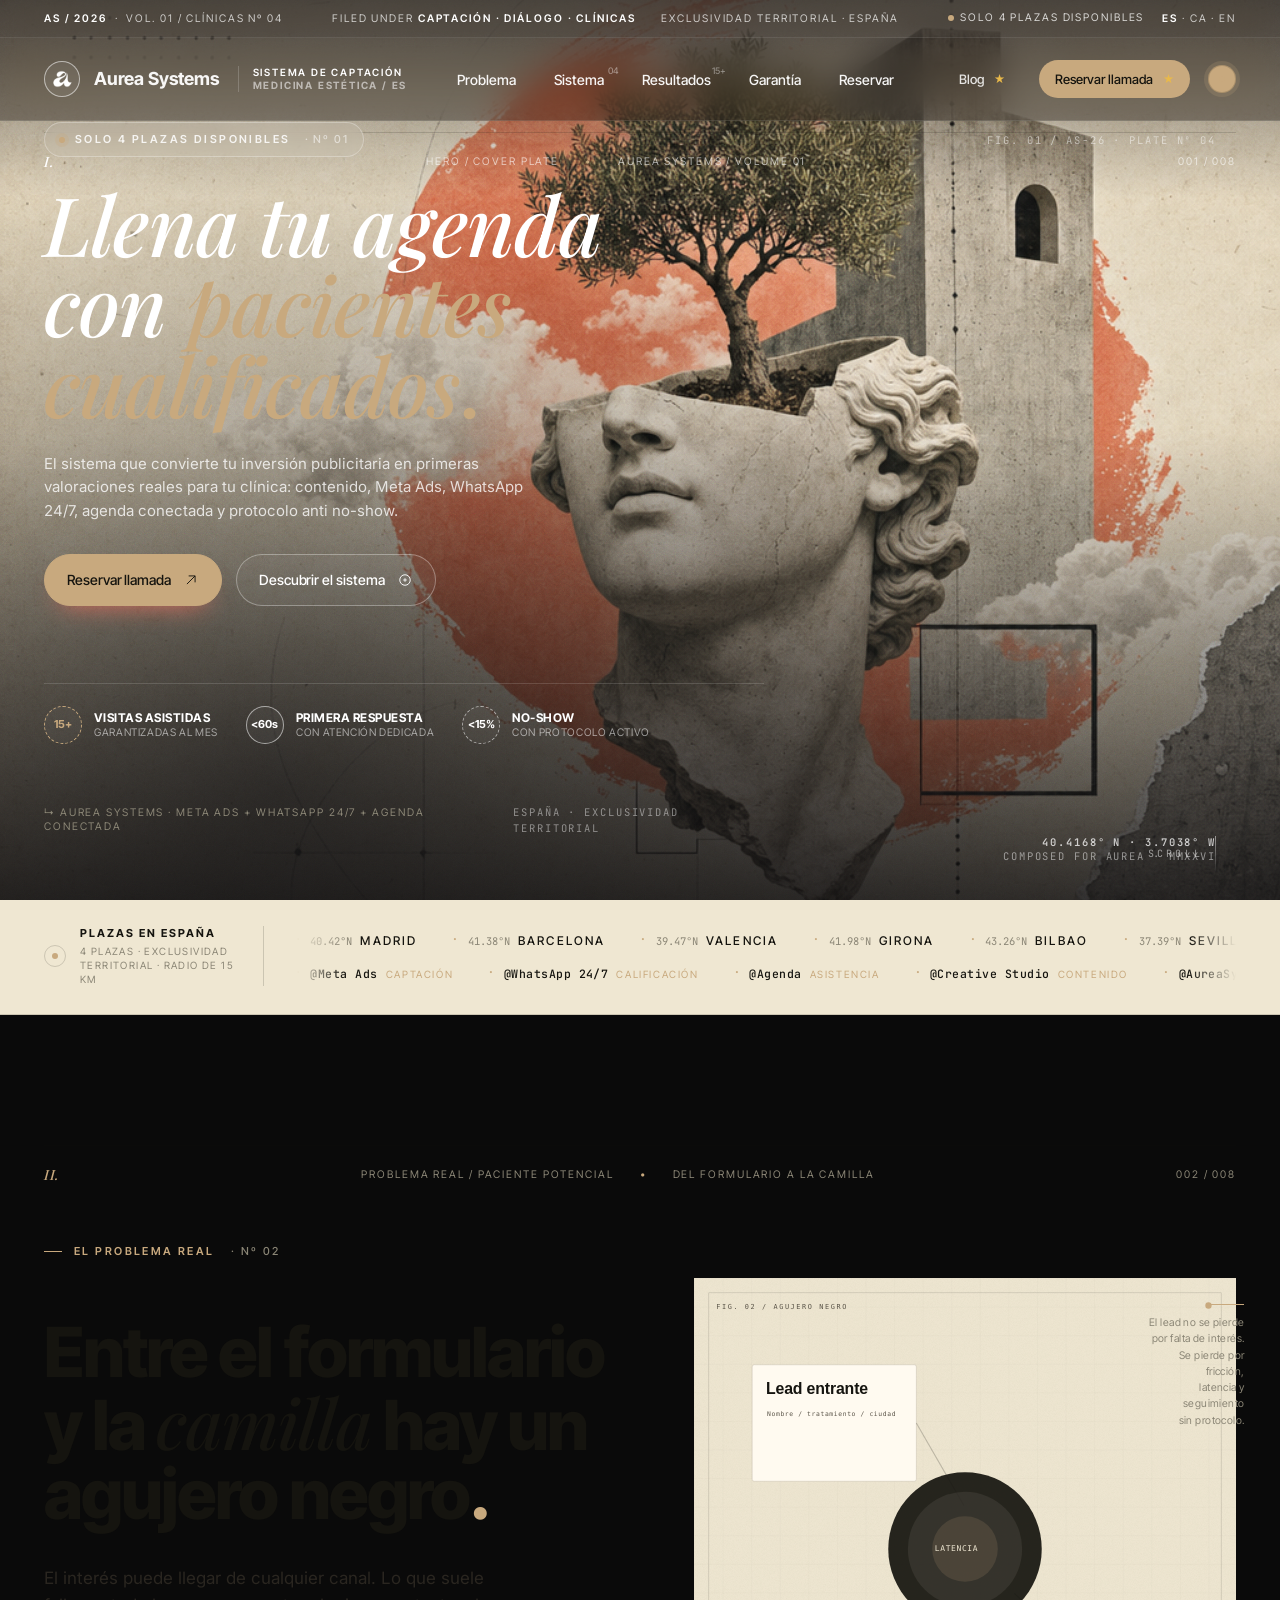
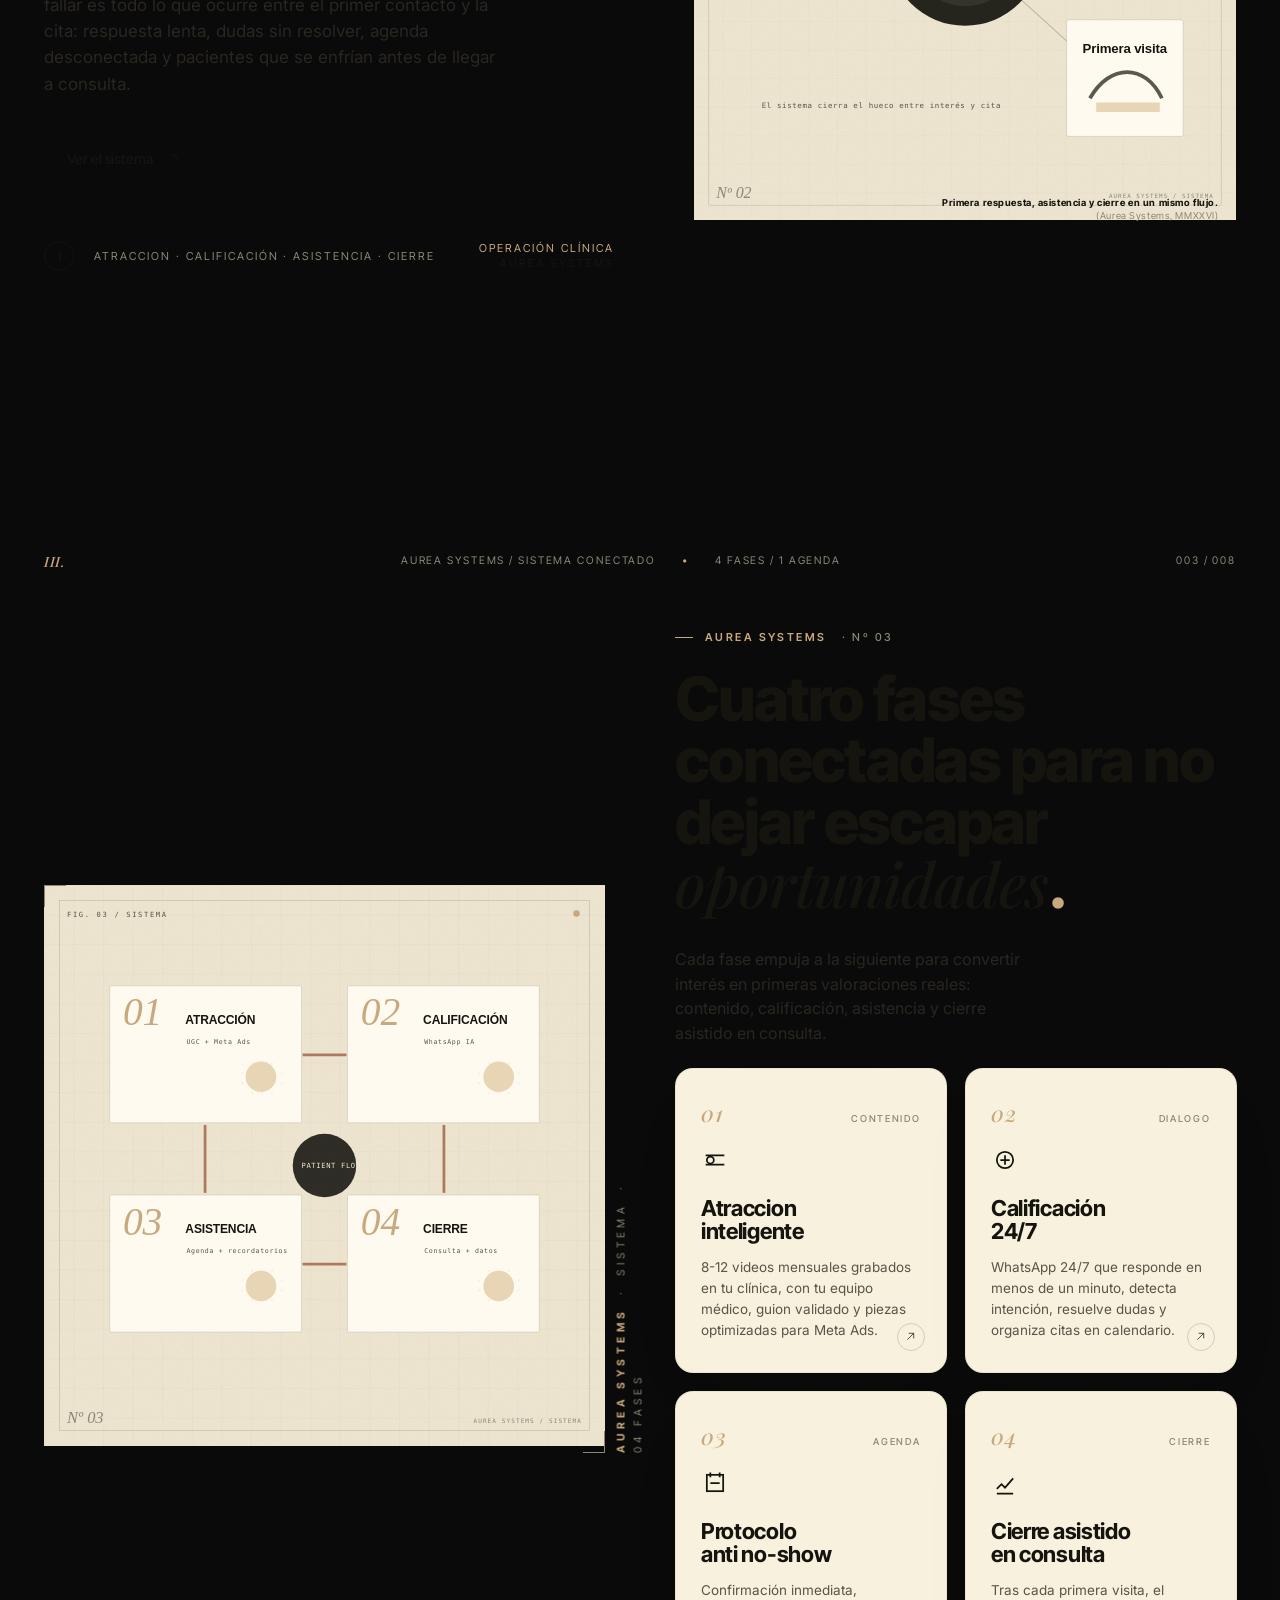
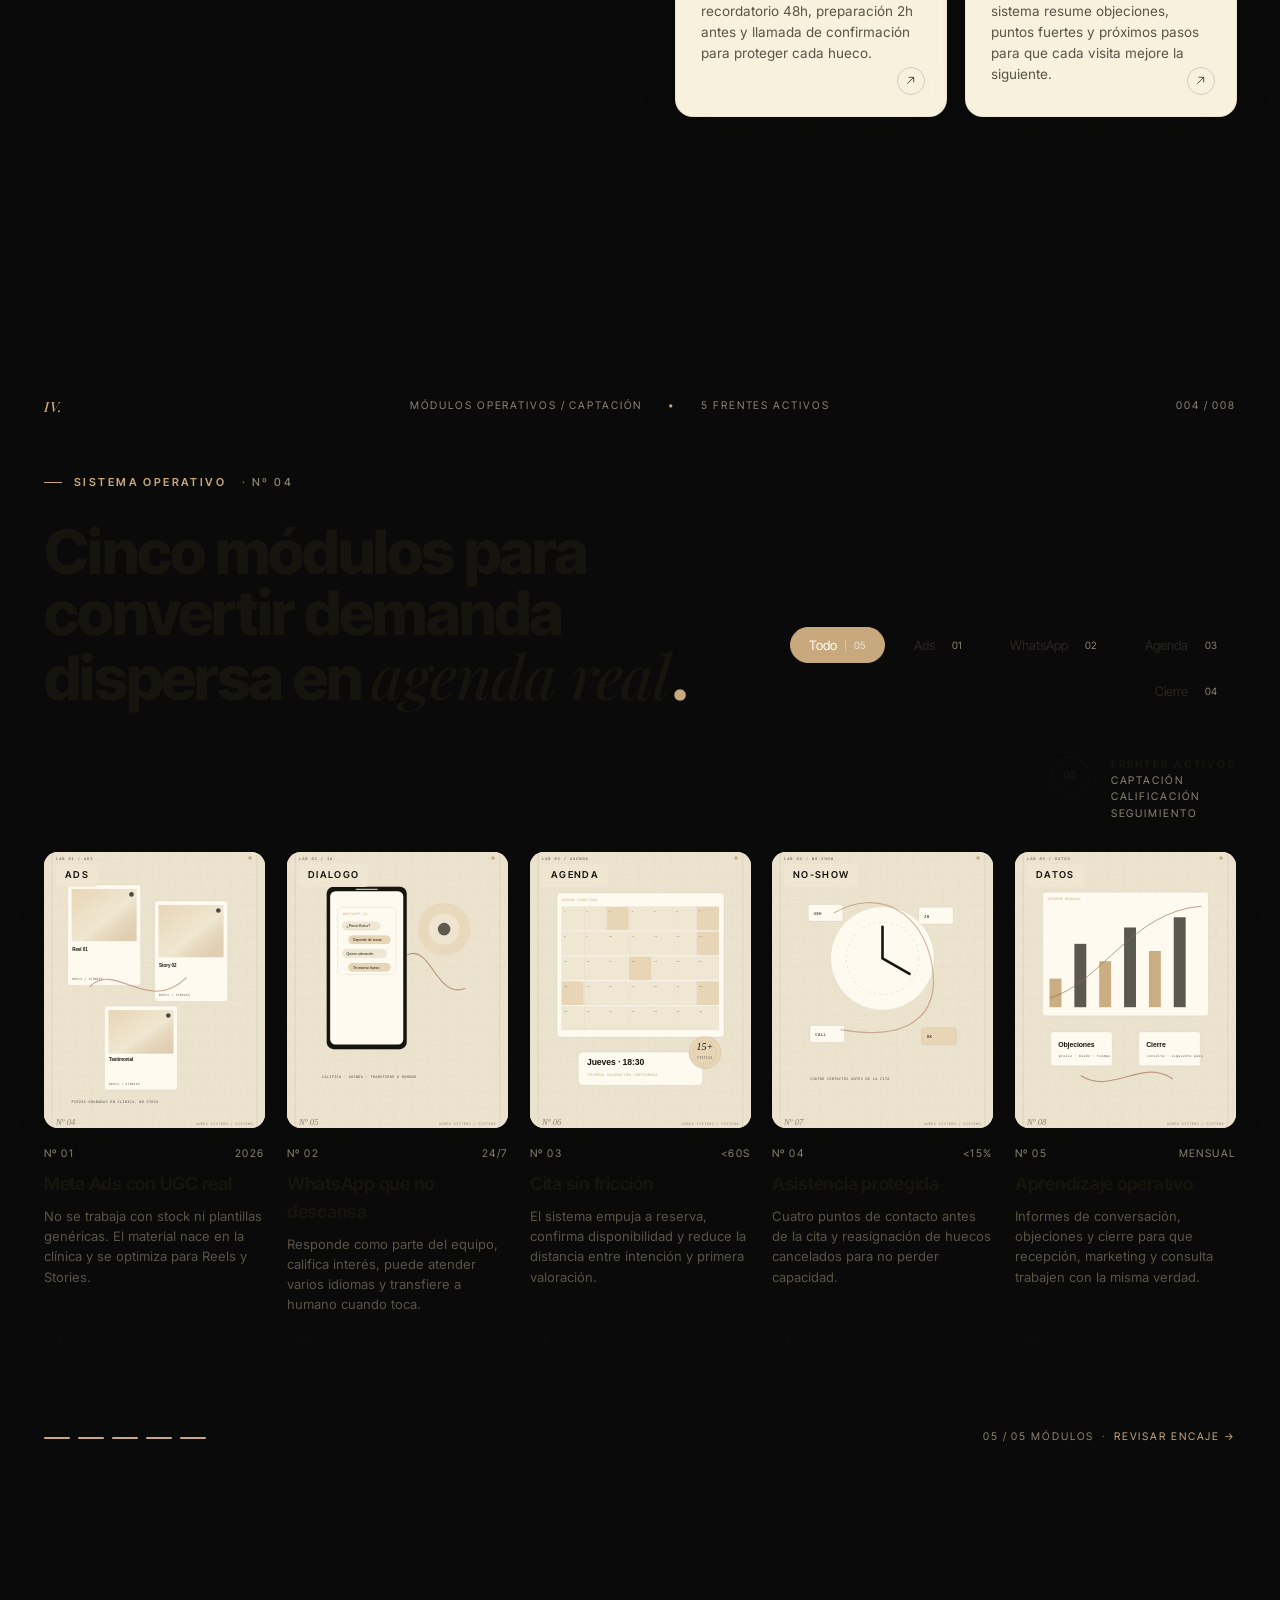
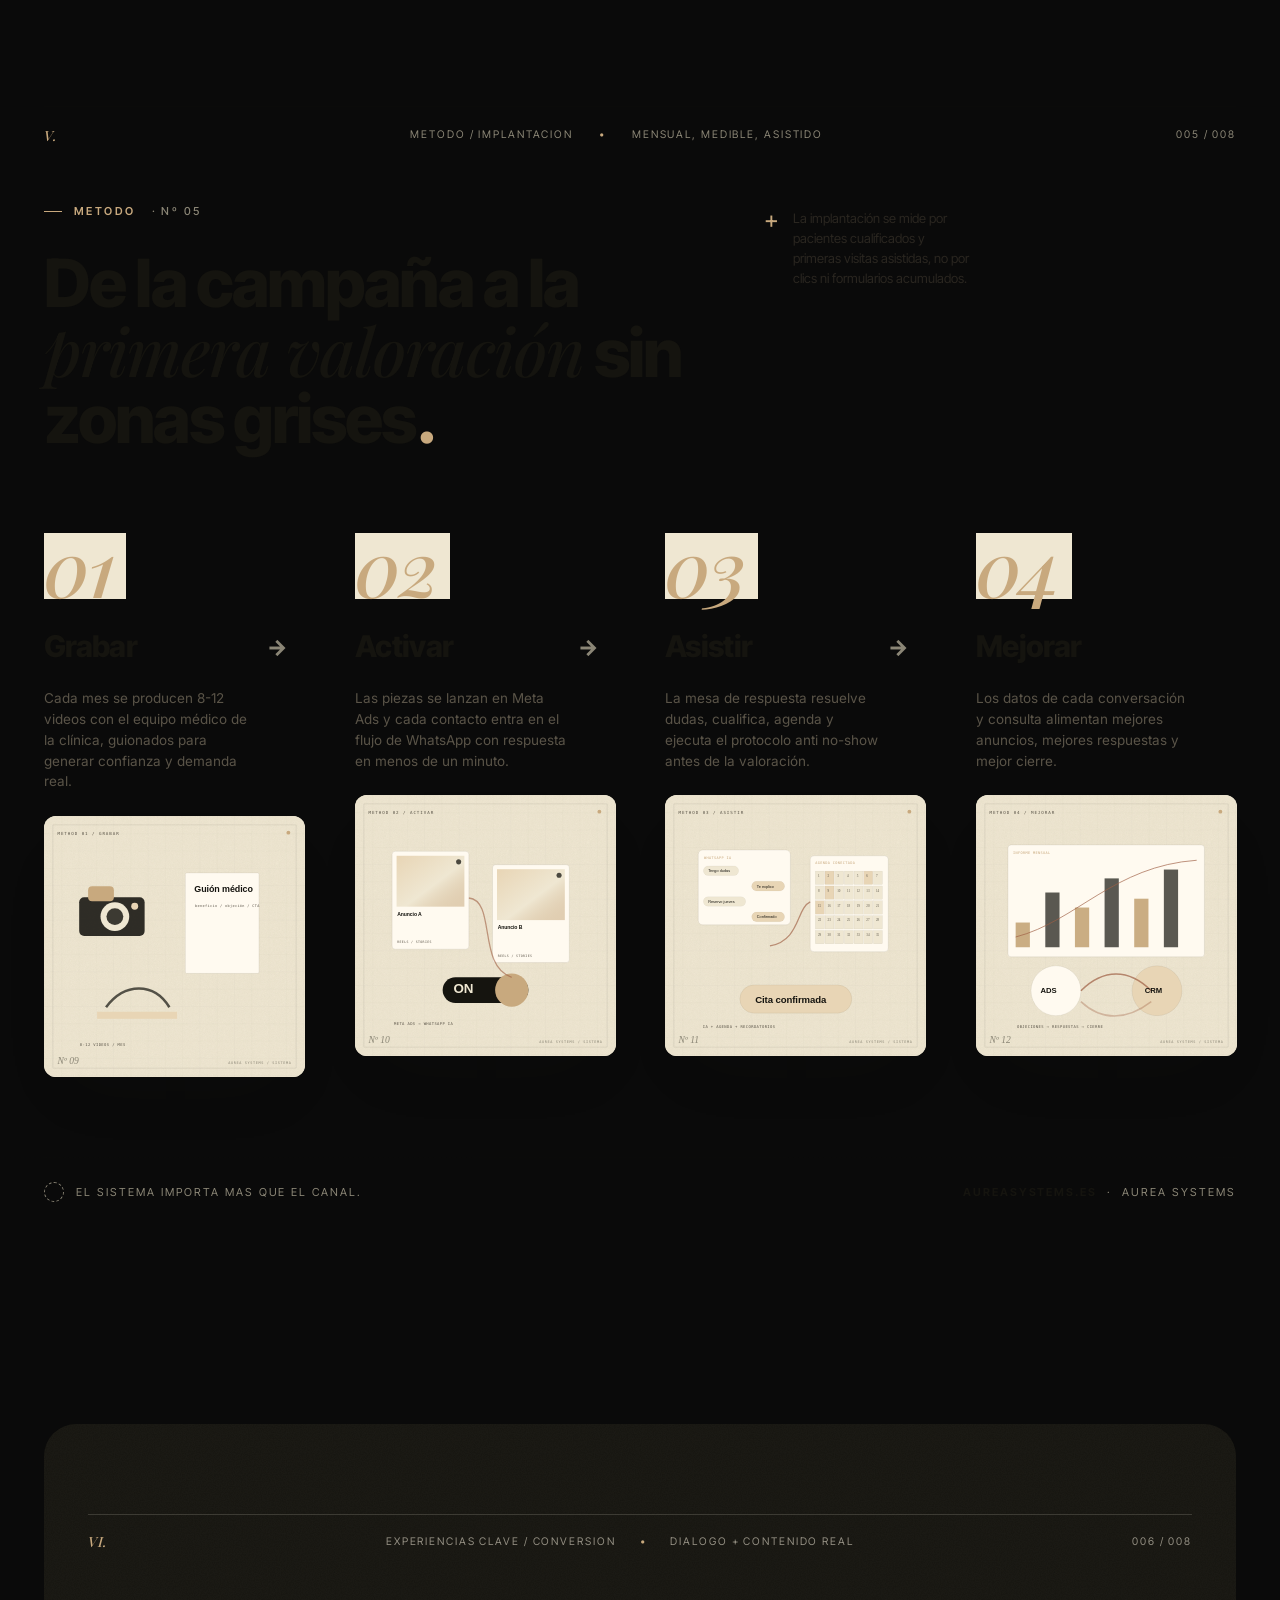
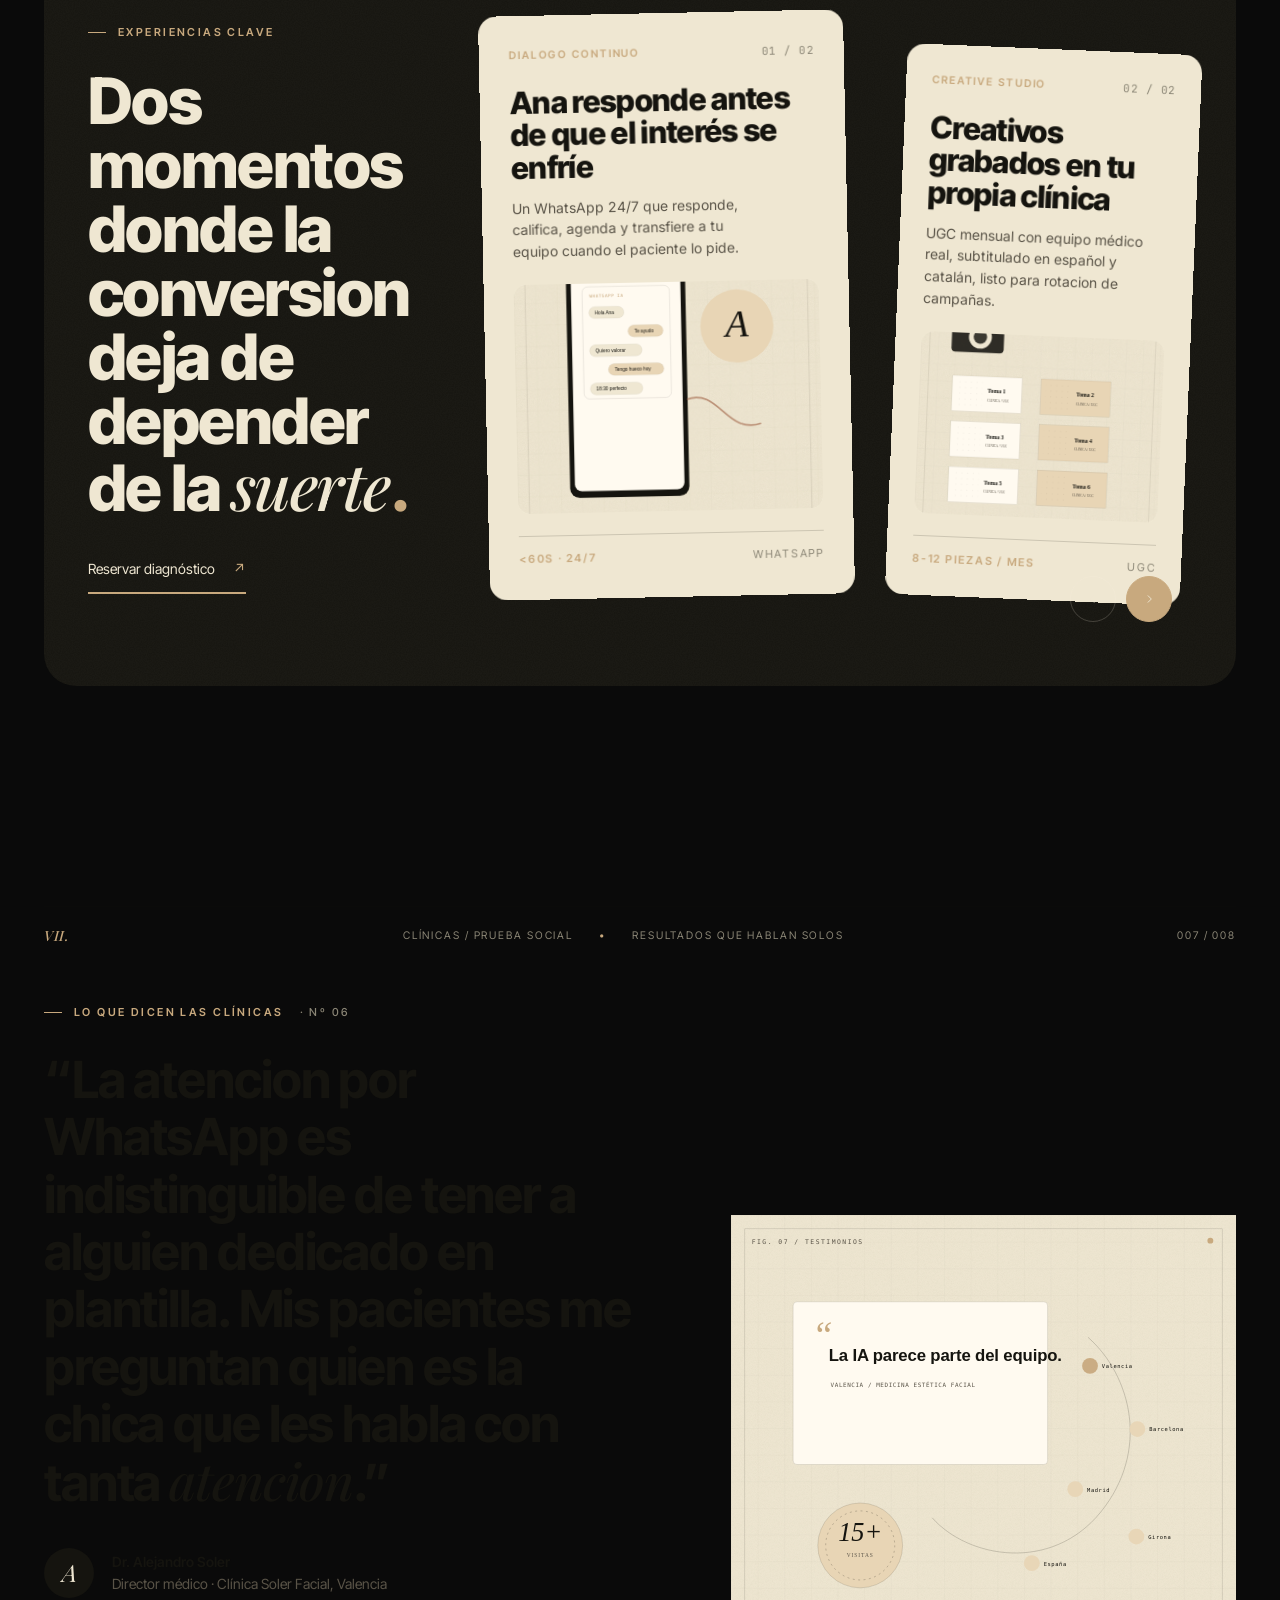
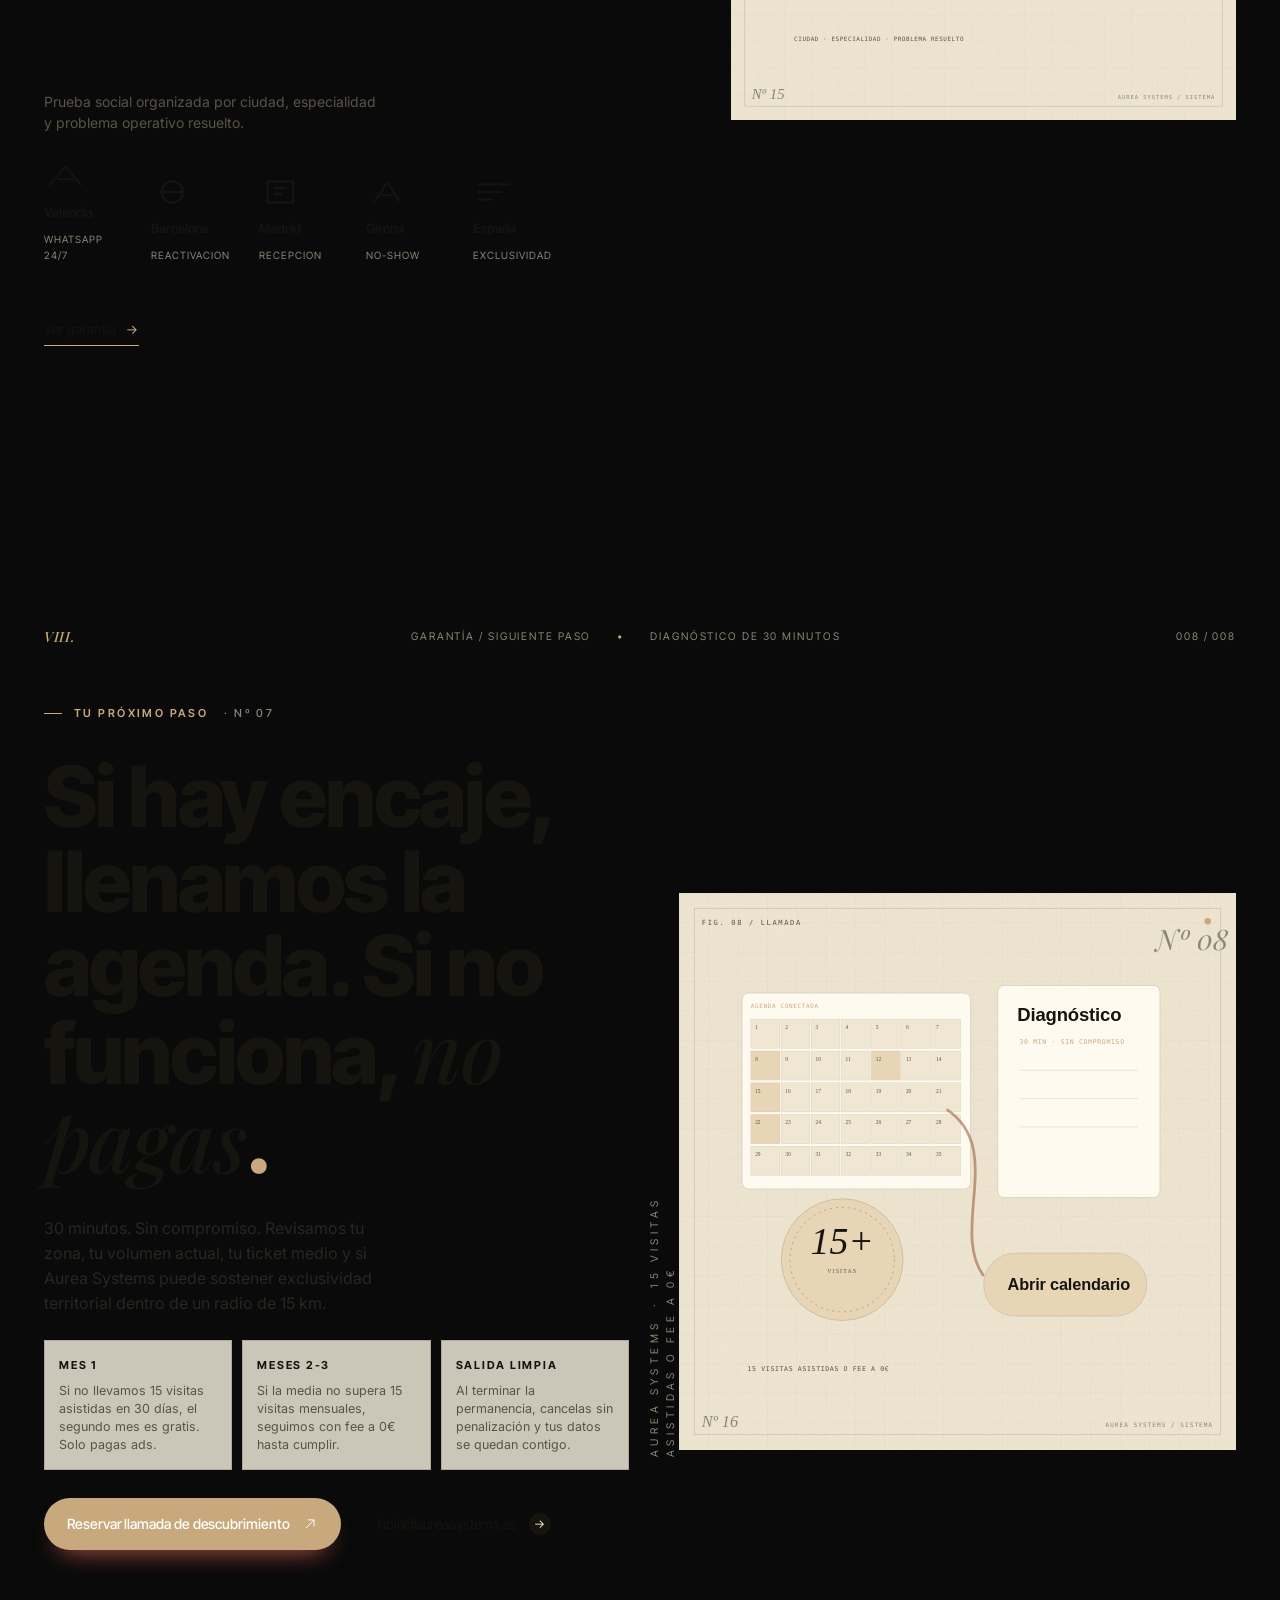
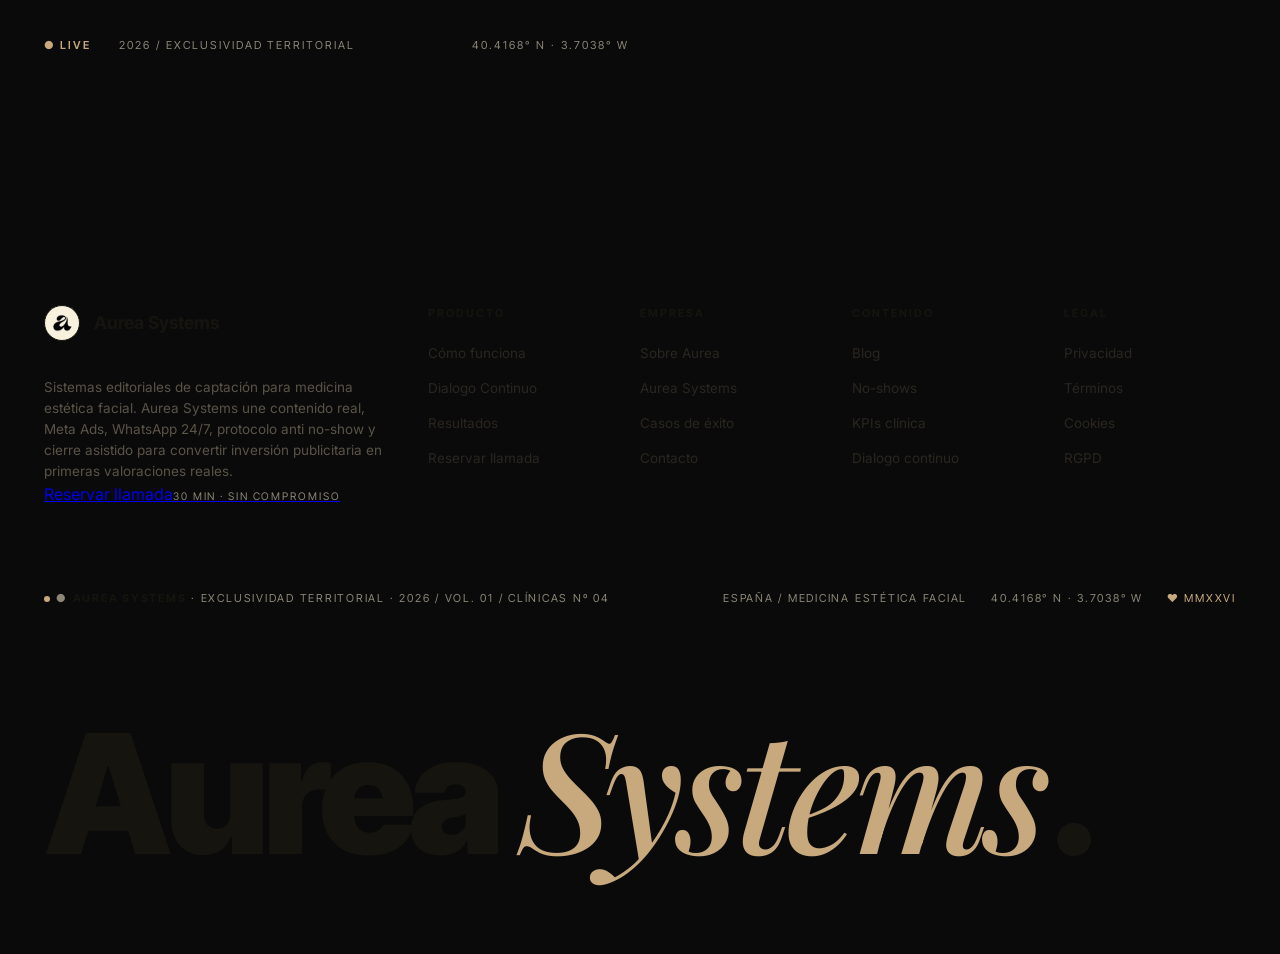
<file: index-editorial-v1.html>
<!DOCTYPE html>
<html lang='es'>
<head>
<meta charset='utf-8' />
<meta name='viewport' content='width=device-width, initial-scale=1' />
<title>Aurea Systems — Captación editorial para clínicas</title>
<meta name='description' content='Aurea Systems convierte inversión publicitaria en primeras valoraciones reales: contenido clínico, Meta Ads, WhatsApp 24/7, agenda conectada y protocolo anti no-show.' />
<link rel='icon' type='image/png' href='./assets/aurea-logo-mark.png' />
<link rel='preconnect' href='https://fonts.googleapis.com' />
<link rel='preconnect' href='https://fonts.gstatic.com' crossorigin />
<link href='https://fonts.googleapis.com/css2?family=Inter+Tight:wght@400;500;600;700;800;900&amp;family=Inter:wght@300;400;500;600&amp;family=Playfair+Display:ital,wght@0,500;0,600;1,400;1,500;1,600;1,700&amp;family=JetBrains+Mono:wght@400;500&amp;display=swap' rel='stylesheet' />
<style>/*
 * Atelier Zero — canonical landing-page stylesheet.
 *
 * This file is the SINGLE SOURCE OF TRUTH for the open-design-landing
 * skill's visual system. It is consumed by:
 *
 *   1. `scripts/compose.ts` — inlined into the standalone HTML output.
 *   2. `apps/landing-page/app/globals.css` — copied verbatim for the
 *      Astro static deployable counterpart.
 *   3. `example.html` — the pre-rendered known-good demo.
 *
 * If you change tokens, layout, motion, or component styles, edit them
 * here. The `@import` at top loads the four Google fonts the system
 * requires (Inter Tight, Inter, Playfair Display, JetBrains Mono).
 *
 * Tokens, grid posture, and motion language are defined by
 * `design-systems/atelier-zero/DESIGN.md`. Do not invent new colors or
 * typefaces here; either extend the design system first.
 */
@import url('https://fonts.googleapis.com/css2?family=Inter+Tight:wght@400;500;600;700;800;900&family=Inter:wght@300;400;500;600&family=Playfair+Display:ital,wght@0,500;0,600;1,400;1,500;1,600;1,700&family=JetBrains+Mono:wght@400;500&display=swap');

:root {
  --paper: #efe7d2;
  --paper-warm: #ece4cf;
  --paper-dark: #ddd2b6;
  --ink: #15140f;
  --ink-soft: #2a2620;
  --ink-mute: #5a5448;
  --ink-faint: #8b8676;
  --coral: #C8A97E;
  --coral-soft: #E8D5B5;
  --mustard: #e9b94a;
  --olive: #6e7448;
  --bone: #f7f1de;
  --line: rgba(21, 20, 15, 0.16);
  --line-soft: rgba(21, 20, 15, 0.08);
  --line-faint: rgba(21, 20, 15, 0.05);
  --shadow: 0 30px 60px -30px rgba(21, 20, 15, 0.18);
  --serif: 'Playfair Display', 'Times New Roman', serif;
  --sans: 'Inter Tight', 'Inter', -apple-system, BlinkMacSystemFont, system-ui, sans-serif;
  --body: 'Inter', -apple-system, system-ui, sans-serif;
  --mono: 'JetBrains Mono', 'SF Mono', Menlo, monospace;
}

* { box-sizing: border-box; margin: 0; padding: 0; }
html, body { background: var(--paper); color: var(--ink); }
body {
  font-family: var(--body);
  font-size: 16px;
  line-height: 1.55;
  -webkit-font-smoothing: antialiased;
  -moz-osx-font-smoothing: grayscale;
  overflow-x: hidden;
  position: relative;
}

/* paper texture overlay across the whole page */
body::before {
  content: '';
  position: fixed;
  inset: 0;
  pointer-events: none;
  z-index: 1;
  background-image:
    radial-gradient(circle at 12% 18%, rgba(106, 92, 56, 0.07) 0, transparent 28%),
    radial-gradient(circle at 88% 72%, rgba(106, 92, 56, 0.06) 0, transparent 32%),
    url("data:image/svg+xml;utf8,<svg xmlns='http://www.w3.org/2000/svg' width='240' height='240'><filter id='n'><feTurbulence type='fractalNoise' baseFrequency='0.85' numOctaves='2' stitchTiles='stitch'/><feColorMatrix values='0 0 0 0 0.18  0 0 0 0 0.16  0 0 0 0 0.12  0 0 0 0.06 0'/></filter><rect width='100%' height='100%' filter='url(%23n)'/></svg>");
  background-size: auto, auto, 240px 240px;
  mix-blend-mode: multiply;
  opacity: 0.92;
}

.shell { position: relative; z-index: 2; }
.container {
  max-width: 1360px;
  padding: 0 64px;
  margin: 0 auto;
  position: relative;
}
.container.wide { max-width: 1480px; }

/* fixed side rails — rotated brand text on the right edge */
.side-rail {
  position: fixed;
  top: 0;
  bottom: 0;
  width: 36px;
  z-index: 3;
  pointer-events: none;
  display: flex;
  align-items: center;
  justify-content: center;
}
.side-rail.right { right: 0; border-left: 1px solid var(--line-faint); }
.side-rail.left { left: 0; border-right: 1px solid var(--line-faint); }
.side-rail .rail-text {
  font-family: var(--sans);
  font-size: 10px;
  font-weight: 600;
  letter-spacing: 0.42em;
  text-transform: uppercase;
  color: var(--ink-faint);
  writing-mode: vertical-rl;
  transform: rotate(180deg);
  white-space: nowrap;
}
.side-rail.right .rail-text { transform: rotate(180deg); }
.side-rail.left .rail-text { writing-mode: vertical-rl; transform: none; }

/* top metadata strip */
.topbar {
  border-bottom: 1px solid var(--line);
  padding: 10px 0;
  background: var(--paper);
  position: relative;
  z-index: 4;
}
.topbar-inner {
  display: flex;
  justify-content: space-between;
  align-items: center;
  gap: 24px;
  font-family: var(--sans);
  font-size: 10.5px;
  letter-spacing: 0.18em;
  text-transform: uppercase;
  color: var(--ink-faint);
}
.topbar-inner b { color: var(--ink); font-weight: 600; }
.topbar-inner .coral { color: var(--coral); }
.topbar-inner > span { white-space: nowrap; }
.topbar-inner .mid { display: inline-flex; gap: 26px; }
.topbar-inner .mid > span { white-space: nowrap; }
.topbar-inner .right { display: inline-flex; gap: 18px; align-items: center; }
.topbar-inner .right > span,
.topbar-inner .right > a { white-space: nowrap; }
.topbar-link {
  color: inherit;
  text-decoration: none;
  border-bottom: 1px solid transparent;
  transition: color 160ms ease, border-color 160ms ease;
}
.topbar-link:hover { color: var(--coral); border-bottom-color: var(--coral); }
.topbar .pulse {
  width: 6px; height: 6px;
  border-radius: 50%;
  background: var(--coral);
  display: inline-block;
  margin-right: 6px;
  animation: pulse 2.4s ease-in-out infinite;
}
@keyframes pulse {
  0%, 100% { opacity: 1; }
  50% { opacity: 0.35; }
}

/* nav */
/*
 * Headroom-style sticky header.
 *
 * The element is always `position: sticky`, so the browser docks it to the
 * top of the viewport once the topbar has scrolled away. The
 * `<Header />` client island then toggles the `is-hidden` modifier based
 * on scroll direction, which animates the bar in and out via `transform`.
 *
 * When the user is at the very top of the page, the topbar is still
 * visible above the nav and `position: sticky` simply leaves the nav in
 * its natural flow position — exactly the brief.
 */
.nav {
  padding: 22px 0;
  position: sticky;
  top: 0;
  z-index: 50;
  background: var(--paper);
  transform: translateY(0);
  transition: transform 360ms cubic-bezier(0.22, 0.61, 0.36, 1),
    box-shadow 220ms ease,
    border-color 220ms ease;
  border-bottom: 1px solid transparent;
  will-change: transform;
}
/*
 * Subtle visual cue once we leave the top of the page. We can't tell from
 * CSS alone whether the bar is "stuck"; the deadband + class toggle in
 * <Header /> approximates it well enough for our purpose. We rely on the
 * `is-hidden` toggle to flicker the border while moving and a steady
 * border once docked.
 */
.nav.is-hidden {
  transform: translateY(-100%);
  pointer-events: none;
  box-shadow: none;
}
.nav-inner {
  display: flex;
  align-items: center;
  justify-content: space-between;
  gap: 24px;
}
.brand {
  display: inline-flex;
  align-items: center;
  gap: 14px;
  font-family: var(--sans);
  font-weight: 700;
  letter-spacing: -0.01em;
  color: var(--ink);
  text-decoration: none;
  font-size: 18px;
}
.brand-mark {
  width: 36px; height: 36px;
  display: inline-flex;
  align-items: center;
  justify-content: center;
  border: 1.5px solid var(--ink);
  border-radius: 50%;
  background: var(--bone);
  overflow: hidden;
  padding: 5px;
  flex: 0 0 auto;
}
.brand-logo {
  display: block;
  width: 100%;
  height: 100%;
  object-fit: contain;
}
.brand-meta {
  font-family: var(--sans);
  font-size: 10px;
  letter-spacing: 0.18em;
  text-transform: uppercase;
  color: var(--ink-faint);
  line-height: 1.3;
  margin-left: 4px;
  border-left: 1px solid var(--line);
  padding-left: 14px;
}
.brand-meta b { display: block; color: var(--ink); font-weight: 600; }

.nav-links {
  display: flex;
  gap: 38px;
  list-style: none;
}
.nav-links a {
  color: var(--ink);
  text-decoration: none;
  font-family: var(--sans);
  font-size: 14px;
  font-weight: 500;
  transition: color 0.18s ease;
  position: relative;
}
.nav-links a:hover { color: var(--coral); }
.nav-links a .num {
  font-size: 9px;
  color: var(--ink-faint);
  position: absolute;
  top: -7px;
  right: -16px;
  letter-spacing: 0.04em;
}
.nav-side {
  display: inline-flex;
  align-items: center;
  gap: 18px;
}
.nav-cta {
  display: inline-flex;
  align-items: center;
  gap: 10px;
  padding: 9px 16px;
  border-radius: 999px;
  background: var(--ink);
  color: var(--paper);
  font-family: var(--sans);
  font-size: 13px;
  font-weight: 500;
  text-decoration: none;
  white-space: nowrap;
  flex-shrink: 0;
}
.nav-cta [data-github-stars],
.nav-cta [data-github-version] {
  font-variant-numeric: tabular-nums;
}
.nav-cta::after {
  content: '★';
  color: var(--mustard);
  font-size: 11px;
}
.status-dot {
  width: 28px; height: 28px;
  border-radius: 50%;
  border: 1px solid var(--line);
  display: inline-flex;
  align-items: center;
  justify-content: center;
}
.status-dot::after {
  content: '';
  width: 6px; height: 6px;
  border-radius: 50%;
  background: var(--coral);
}

/* ---------- typography primitives ---------- */
.label {
  font-family: var(--sans);
  font-size: 11px;
  font-weight: 600;
  letter-spacing: 0.22em;
  text-transform: uppercase;
  color: var(--coral);
  display: inline-flex;
  align-items: center;
  gap: 12px;
}
.label::before {
  content: '';
  width: 18px;
  height: 1px;
  background: var(--coral);
  display: inline-block;
}
.label .ix {
  color: var(--ink-faint);
  font-weight: 500;
  margin-left: 4px;
}
.display {
  font-family: var(--sans);
  font-weight: 800;
  letter-spacing: -0.028em;
  color: var(--ink);
  line-height: 1.0;
}
.display em {
  font-family: var(--serif);
  font-style: italic;
  font-weight: 500;
  letter-spacing: -0.018em;
}
.display .dot { color: var(--coral); }
.lead {
  font-family: var(--body);
  font-size: 16px;
  line-height: 1.55;
  color: var(--ink-soft);
  max-width: 36ch;
}
.meta {
  font-family: var(--sans);
  font-size: 10.5px;
  letter-spacing: 0.18em;
  text-transform: uppercase;
  color: var(--ink-faint);
}
.coord {
  font-family: var(--mono);
  font-size: 10px;
  letter-spacing: 0.04em;
  color: var(--ink-faint);
}
.roman {
  font-family: var(--serif);
  font-style: italic;
  font-weight: 500;
  color: var(--coral);
}

/* buttons */
.btn {
  display: inline-flex;
  align-items: center;
  gap: 12px;
  padding: 14px 22px;
  border-radius: 999px;
  font-family: var(--sans);
  font-size: 14px;
  font-weight: 500;
  letter-spacing: -0.005em;
  text-decoration: none;
  border: 1px solid transparent;
  transition: transform 0.18s ease, background 0.18s ease, color 0.18s ease;
  cursor: pointer;
  white-space: nowrap;
}
.btn-primary {
  background: var(--coral);
  color: #fff;
  box-shadow: 0 14px 26px -16px rgba(237, 111, 92, 1);
}
.btn-primary:hover { transform: translateY(-1px); background: #e25e4a; }
.btn-ghost {
  background: transparent;
  color: var(--ink);
  border-color: rgba(21, 20, 15, 0.2);
}
.btn-ghost:hover { background: rgba(21, 20, 15, 0.04); }
.btn .arrow {
  width: 16px; height: 16px;
  display: inline-flex;
  align-items: center;
  justify-content: center;
}
.btn .arrow svg { width: 14px; height: 14px; stroke: currentColor; fill: none; stroke-width: 1.6; }

/* helper used inline in headlines */
.code-inline {
  font-family: var(--mono);
  font-size: 14px;
  background: var(--bone);
  padding: 1px 6px;
  border-radius: 4px;
}

/* ---------- HERO ---------- */
.hero {
  position: relative;
  padding: 0;
  min-height: calc(100vh - 140px);
  display: flex;
  flex-direction: column;
  align-items: stretch;
  border-bottom: 1px solid var(--line);
}
.hero > .container { flex: 0 0 auto; }
.hero > .container.hero-grid { flex: 1 1 auto; }
.hero::before {
  content: '';
  position: absolute;
  left: 50%;
  top: 0;
  bottom: 0;
  width: 1px;
  background: var(--line-soft);
  z-index: 0;
  display: none;
}
.hero-grid {
  display: grid;
  grid-template-columns: minmax(0, 0.78fr) minmax(0, 1.22fr);
  gap: 36px;
  align-items: stretch;
  width: 100%;
  position: relative;
}
.hero-copy {
  padding: 4vh 0 4vh;
  display: flex;
  flex-direction: column;
  position: relative;
}
.hero-copy .label { margin-bottom: 28px; }
.hero-copy .lead { margin-bottom: 30px; max-width: 38ch; font-size: 16px; }
.hero h1 {
  font-size: clamp(44px, 5vw, 78px);
  line-height: 1.0;
  margin-bottom: 28px;
}
.hero-actions {
  display: inline-flex;
  align-items: center;
  gap: 14px;
  margin-bottom: 38px;
}
.hero-stats {
  display: flex;
  align-items: center;
  gap: 22px;
  flex-wrap: nowrap;
  margin-bottom: 28px;
}
.hero-stats .stat { display: inline-flex; align-items: center; gap: 9px; white-space: nowrap; }
.hero-stats .stat .ring {
  width: 34px; height: 34px;
  border-radius: 50%;
  border: 1px dashed var(--ink);
  display: inline-flex;
  align-items: center;
  justify-content: center;
  font-family: var(--sans);
  font-size: 11px;
  font-weight: 700;
  flex-shrink: 0;
}
.hero-stats .stat .ring.solid { border-style: solid; }
.hero-stats .stat .ring.coral { border-color: var(--coral); color: var(--coral); }
.hero-stats .stat-label {
  font-family: var(--sans);
  font-size: 11px;
  line-height: 1.25;
  color: var(--ink-soft);
  letter-spacing: 0.04em;
  text-transform: uppercase;
}
.hero-stats .stat-label b { display: block; font-weight: 700; color: var(--ink); font-size: 12px; }

.hero-foot {
  margin-top: auto;
  padding-top: 22px;
  border-top: 1px solid var(--line);
  display: flex;
  align-items: center;
  justify-content: space-between;
  gap: 24px;
}
.hero-foot .meta { line-height: 1.4; }

.hero-art {
  position: relative;
  height: calc(100vh - 160px);
  max-height: 860px;
  margin-left: auto;
  margin-right: -12px;
  width: 100%;
  overflow: visible;
}
.hero-art img {
  width: 100%; height: 100%;
  object-fit: contain;
  object-position: right center;
  display: block;
}
.hero-flow {
  width: 100%;
  height: 100%;
  min-height: 620px;
  position: relative;
  border: 1px solid var(--line);
  background:
    radial-gradient(circle at 12% 16%, rgba(200, 169, 126, 0.22), transparent 24%),
    radial-gradient(circle at 88% 82%, rgba(110, 116, 72, 0.14), transparent 28%),
    linear-gradient(135deg, rgba(247, 241, 222, 0.96), rgba(236, 228, 207, 0.78));
  overflow: hidden;
  padding: clamp(22px, 3.2vw, 42px);
}
.hero-flow::before {
  content: '';
  position: absolute;
  inset: 0;
  background-image:
    linear-gradient(rgba(21, 20, 15, 0.055) 1px, transparent 1px),
    linear-gradient(90deg, rgba(21, 20, 15, 0.055) 1px, transparent 1px);
  background-size: 48px 48px;
  mask-image: linear-gradient(90deg, rgba(0,0,0,0.88), rgba(0,0,0,0.18));
  pointer-events: none;
}
.flow-kicker {
  position: relative;
  z-index: 2;
  display: flex;
  justify-content: space-between;
  gap: 18px;
  font-family: var(--mono);
  font-size: 10px;
  letter-spacing: 0.16em;
  text-transform: uppercase;
  color: var(--ink-faint);
  margin-bottom: 18px;
}
.flow-stage {
  position: relative;
  z-index: 1;
  min-height: 500px;
}
.flow-lines {
  position: absolute;
  inset: 0;
  width: 100%;
  height: 100%;
  overflow: visible;
  z-index: 0;
}
.flow-path {
  fill: none;
  stroke: var(--ink);
  stroke-width: 1.4;
  stroke-dasharray: 12 14;
  opacity: 0.42;
  animation: flowDash 1.8s linear infinite;
}
.flow-runner {
  fill: var(--coral);
  stroke: var(--paper);
  stroke-width: 6;
  filter: drop-shadow(0 6px 12px rgba(21, 20, 15, 0.18));
}
.flow-card {
  position: absolute;
  z-index: 2;
  width: min(320px, 36%);
  border: 1px solid var(--line);
  background: rgba(247, 241, 222, 0.9);
  backdrop-filter: blur(3px);
  padding: 16px;
  color: var(--ink);
  animation: flowCard 8s ease-in-out infinite;
}
.flow-card:nth-of-type(1) { left: 0; top: 9%; animation-delay: 0s; }
.flow-card:nth-of-type(2) { left: 27%; top: 34%; animation-delay: 2s; }
.flow-card:nth-of-type(3) { right: 0; top: 10%; animation-delay: 4s; }
.flow-card:nth-of-type(4) { right: 8%; bottom: 3%; animation-delay: 6s; }
.flow-card .step {
  display: flex;
  align-items: center;
  justify-content: space-between;
  gap: 12px;
  margin-bottom: 14px;
  font-family: var(--mono);
  font-size: 10px;
  letter-spacing: 0.14em;
  text-transform: uppercase;
  color: var(--coral);
}
.flow-card h3 {
  font-family: var(--sans);
  font-size: clamp(19px, 1.7vw, 27px);
  line-height: 0.98;
  letter-spacing: -0.035em;
  margin-bottom: 10px;
}
.flow-card p {
  color: var(--ink-mute);
  font-size: 13px;
  line-height: 1.45;
}
.flow-card .micro {
  margin-top: 14px;
  display: grid;
  gap: 6px;
  font-family: var(--mono);
  font-size: 10px;
  color: var(--ink-soft);
}
.flow-card .micro span {
  display: flex;
  align-items: center;
  gap: 8px;
  min-height: 18px;
}
.flow-card .micro span::before {
  content: '';
  width: 5px;
  height: 5px;
  border-radius: 50%;
  background: var(--coral);
  flex: 0 0 auto;
}
.flow-card.whatsapp {
  background: color-mix(in oklch, var(--bone) 90%, var(--olive) 10%);
}
.flow-card.agenda {
  background: color-mix(in oklch, var(--bone) 88%, var(--coral) 12%);
}
.flow-card.clinic {
  background: var(--ink);
  color: var(--paper);
  border-color: rgba(247, 241, 222, 0.22);
}
.flow-card.clinic p,
.flow-card.clinic .micro {
  color: rgba(247, 241, 222, 0.74);
}
.flow-card.clinic .micro span::before { background: var(--coral); }
.flow-timeline {
  position: relative;
  z-index: 2;
  display: grid;
  grid-template-columns: repeat(4, 1fr);
  border-top: 1px solid var(--line);
  margin-top: 18px;
  padding-top: 14px;
  gap: 10px;
  font-family: var(--sans);
  font-size: 10px;
  letter-spacing: 0.12em;
  text-transform: uppercase;
  color: var(--ink-faint);
}
.flow-timeline span {
  position: relative;
  padding-left: 18px;
}
.flow-timeline span::before {
  content: '';
  position: absolute;
  left: 0;
  top: 0.62em;
  width: 8px;
  height: 8px;
  border-radius: 50%;
  background: var(--coral);
  box-shadow: 0 0 0 6px rgba(200, 169, 126, 0.16);
}
@keyframes flowDash {
  to { stroke-dashoffset: -26; }
}
@keyframes flowCard {
  0%, 100% {
    transform: translateY(0);
    border-color: var(--line);
  }
  7%, 22% {
    transform: translateY(-5px);
    border-color: var(--coral);
  }
  32% {
    transform: translateY(0);
    border-color: var(--line);
  }
}
/* image annotations */
.annot {
  position: absolute;
  font-family: var(--sans);
  font-size: 10.5px;
  letter-spacing: 0.18em;
  text-transform: uppercase;
  color: var(--ink-faint);
  line-height: 1.4;
  white-space: nowrap;
}
.annot.has-line::before {
  content: '';
  position: absolute;
  background: var(--ink-faint);
}
.annot-tl { top: 14px; left: 14px; }
.annot-tr { top: 14px; right: 14px; text-align: right; }
.annot-bl { bottom: 14px; left: 14px; }
.annot-br { bottom: 14px; right: 14px; text-align: right; }
.annot.coord { font-family: var(--mono); font-size: 10px; letter-spacing: 0.04em; text-transform: none; }

.hero-art .index {
  position: absolute;
  right: 12px;
  top: 36%;
  font-family: var(--sans);
  font-size: 10.5px;
  font-weight: 600;
  letter-spacing: 0.16em;
  color: var(--ink-faint);
  text-transform: uppercase;
  background: rgba(239, 231, 210, 0.7);
  padding: 10px 12px;
  border: 1px solid var(--line-soft);
  border-radius: 6px;
  backdrop-filter: blur(2px);
}
.hero-art .index span { display: block; line-height: 1.6; }
.hero-art .index span .n { color: var(--coral); margin-right: 6px; font-weight: 700; }
.hero-art .index span.on { color: var(--ink); font-weight: 700; }
.hero-art .index span.on .n { color: var(--coral); }

.hero-art .corner {
  position: absolute;
  width: 22px; height: 22px;
  border-color: var(--ink-faint);
  border-style: solid;
  border-width: 0;
}
.hero-art .corner.tl { top: 0; left: 0; border-top-width: 1px; border-left-width: 1px; }
.hero-art .corner.tr { top: 0; right: 0; border-top-width: 1px; border-right-width: 1px; }
.hero-art .corner.bl { bottom: 0; left: 0; border-bottom-width: 1px; border-left-width: 1px; }
.hero-art .corner.br { bottom: 0; right: 0; border-bottom-width: 1px; border-right-width: 1px; }

/* ---------- common section header ---------- */
section { position: relative; padding: 130px 0; }
section.tight { padding: 90px 0; }
.sec-rule {
  border-top: 1px solid var(--line);
  padding-top: 18px;
  margin-bottom: 48px;
  display: flex;
  justify-content: space-between;
  align-items: center;
  font-family: var(--sans);
  font-size: 10.5px;
  letter-spacing: 0.18em;
  text-transform: uppercase;
  color: var(--ink-faint);
}
.sec-rule .roman {
  font-family: var(--serif);
  font-style: italic;
  color: var(--coral);
  font-size: 14px;
  letter-spacing: 0.05em;
  text-transform: none;
}
.sec-rule .meta-grp { display: inline-flex; gap: 26px; }
.sec-rule .dot-mark { color: var(--coral); }

.section-header { margin-bottom: 70px; }
.section-header .label { margin-bottom: 32px; }
.section-header h2 {
  font-size: clamp(40px, 4.6vw, 66px);
  max-width: 22ch;
}
.section-header .lead { margin-top: 22px; }

/* ---------- WIRE / GLOBAL TICKER ----------
 *
 * Slim editorial strip between the hero and the About section. Two
 * counter-scrolling marquees (cities → and contributors ←) signal that
 * the project is global and community-driven, without disrupting the
 * existing roman-numeral section count. Pure CSS animation; the track
 * content is duplicated in markup so the loop wraps seamlessly.
 */
.wire {
  border-bottom: 1px solid var(--line);
  padding: 26px 0 28px;
  background: var(--paper);
  position: relative;
  overflow: hidden;
}
.wire-inner {
  display: grid;
  grid-template-columns: minmax(180px, 220px) minmax(0, 1fr);
  gap: 32px;
  align-items: center;
}
.wire-left {
  display: inline-flex;
  align-items: center;
  gap: 14px;
  border-right: 1px solid var(--line);
  padding-right: 24px;
  min-height: 56px;
}
.wire-mark {
  width: 22px;
  height: 22px;
  border-radius: 50%;
  border: 1px solid var(--line);
  display: inline-flex;
  align-items: center;
  justify-content: center;
  flex-shrink: 0;
}
.wire-pulse {
  width: 6px;
  height: 6px;
  border-radius: 50%;
  background: var(--coral);
  display: inline-block;
  animation: pulse 2.4s ease-in-out infinite;
}
.wire-title {
  font-family: var(--sans);
  font-size: 11px;
  line-height: 1.4;
  display: flex;
  flex-direction: column;
  gap: 3px;
}
.wire-title b {
  color: var(--ink);
  font-weight: 700;
  letter-spacing: 0.18em;
  text-transform: uppercase;
}
.wire-title span {
  color: var(--ink-faint);
  font-size: 10px;
  letter-spacing: 0.14em;
  text-transform: uppercase;
}
.wire-rows {
  display: grid;
  gap: 8px;
  min-width: 0;
}
.wire-row {
  overflow: hidden;
  mask-image: linear-gradient(90deg, transparent, black 5%, black 95%, transparent);
  -webkit-mask-image: linear-gradient(90deg, transparent, black 5%, black 95%, transparent);
}
.marquee-track {
  display: inline-flex;
  align-items: center;
  gap: 36px;
  width: max-content;
  white-space: nowrap;
  animation: marquee-x 52s linear infinite;
  will-change: transform;
}
.wire-row.reverse .marquee-track {
  animation-direction: reverse;
  animation-duration: 64s;
}
.wire-row:hover .marquee-track {
  animation-play-state: paused;
}
@keyframes marquee-x {
  from { transform: translateX(0); }
  to { transform: translateX(-50%); }
}
.wire-item {
  display: inline-flex;
  align-items: baseline;
  gap: 8px;
  font-family: var(--sans);
  font-size: 12px;
  letter-spacing: 0.04em;
  color: var(--ink-mute);
  text-decoration: none;
  flex-shrink: 0;
}
.wire-item .wire-dot {
  color: var(--coral);
  font-size: 16px;
  line-height: 0;
  position: relative;
  top: -1px;
  margin-right: 2px;
}
.wire-item .wire-coord {
  font-family: var(--mono);
  font-size: 10.5px;
  color: var(--ink-faint);
  letter-spacing: 0;
}
.wire-item .wire-name {
  text-transform: uppercase;
  letter-spacing: 0.18em;
  color: var(--ink);
  font-weight: 500;
}
.wire-item .wire-handle {
  font-family: var(--mono);
  color: var(--ink);
  font-size: 11.5px;
  font-weight: 500;
}
.wire-item .wire-role {
  text-transform: uppercase;
  letter-spacing: 0.16em;
  color: var(--coral);
  font-size: 10px;
}
.wire-item.is-link {
  transition: color 160ms ease;
}
.wire-item.is-link:hover .wire-handle {
  color: var(--coral);
}
@media (prefers-reduced-motion: reduce) {
  .marquee-track { animation: none; }
}

/* ---------- ABOUT ---------- */
.about-grid {
  display: grid;
  grid-template-columns: 1.05fr 1fr;
  gap: 80px;
  align-items: center;
}
.about h2 {
  font-size: clamp(44px, 5.4vw, 78px);
  margin: 30px 0 36px;
}
.about .label { margin-bottom: 28px; }
.about .lead { margin-bottom: 36px; max-width: 42ch; font-size: 17px; }
.about .footer-row {
  display: flex;
  align-items: center;
  gap: 20px;
  margin-top: 56px;
  color: var(--ink-faint);
  font-family: var(--sans);
  font-size: 11px;
  letter-spacing: 0.18em;
  text-transform: uppercase;
}
.about .footer-row .mark {
  width: 30px; height: 30px;
  border-radius: 50%;
  border: 1px solid var(--ink);
  display: inline-flex;
  align-items: center;
  justify-content: center;
  font-family: var(--serif);
  font-style: italic;
  font-size: 14px;
  color: var(--ink);
}
.about .stamp {
  margin-left: auto;
  display: inline-flex;
  flex-direction: column;
  align-items: flex-end;
  line-height: 1.4;
}
.about .stamp span:first-child { color: var(--coral); }
.about-art {
  position: relative;
  aspect-ratio: 1 / 1;
  max-width: 620px;
  margin-left: auto;
}
.about-art img { width: 100%; height: 100%; object-fit: contain; }
.about-side-note {
  position: absolute;
  right: -8px;
  top: 26px;
  text-align: right;
  font-family: var(--sans);
  font-size: 10.5px;
  line-height: 1.55;
  color: var(--ink-faint);
  letter-spacing: 0.04em;
  max-width: 16ch;
}
.about-side-note b {
  display: block;
  color: var(--coral);
  width: 36px;
  height: 1px;
  background: var(--coral);
  margin: 0 0 10px auto;
}
.about-caption {
  position: absolute;
  right: 18px;
  bottom: 4px;
  font-family: var(--sans);
  font-size: 9.5px;
  color: var(--ink-faint);
  text-align: right;
  letter-spacing: 0.06em;
  line-height: 1.45;
}
.about-caption b { color: var(--ink); display: block; }

/* ---------- CAPABILITIES ---------- */
.capabilities-grid {
  display: grid;
  grid-template-columns: 1fr 1fr;
  gap: 70px;
  align-items: center;
}
.capabilities-art {
  position: relative;
  aspect-ratio: 1 / 1;
  max-width: 600px;
}
.capabilities-art img { width: 100%; height: 100%; object-fit: contain; }
.capabilities-art .ribbon {
  position: absolute;
  right: -42px;
  top: 50%;
  font-family: var(--sans);
  font-size: 10.5px;
  letter-spacing: 0.42em;
  text-transform: uppercase;
  color: var(--ink-faint);
  writing-mode: vertical-rl;
  transform: rotate(180deg);
}
.capabilities-art .ribbon b { color: var(--coral); }
.capabilities-art .corner { position: absolute; width: 22px; height: 22px; border-color: var(--ink-faint); border-style: solid; border-width: 0; }
.capabilities-art .corner.tl { top: 0; left: 0; border-top-width: 1px; border-left-width: 1px; }
.capabilities-art .corner.br { bottom: 0; right: 0; border-bottom-width: 1px; border-right-width: 1px; }
.capabilities-copy h2 { font-size: clamp(40px, 4.8vw, 64px); margin: 22px 0 30px; }
.cards {
  display: grid;
  grid-template-columns: 1fr 1fr;
  gap: 18px;
  margin-top: 22px;
}
.card {
  padding: 28px 26px 32px;
  background: var(--bone);
  border-radius: 18px;
  box-shadow: var(--shadow), inset 0 0 0 1px rgba(21, 20, 15, 0.06);
  position: relative;
  overflow: hidden;
  transition: transform 0.2s ease;
}
.card:hover { transform: translateY(-3px); }
.card .num {
  font-family: var(--serif);
  font-style: italic;
  font-size: 22px;
  font-weight: 500;
  color: var(--coral);
  letter-spacing: 0.04em;
  margin-bottom: 16px;
  display: flex;
  justify-content: space-between;
  align-items: baseline;
}
.card .num .tag {
  font-family: var(--sans);
  font-size: 9.5px;
  color: var(--ink-faint);
  letter-spacing: 0.18em;
  text-transform: uppercase;
  font-style: normal;
  font-weight: 500;
}
.card .icon {
  width: 28px;
  height: 28px;
  margin-bottom: 16px;
  color: var(--ink);
}
.card h3 {
  font-family: var(--sans);
  font-size: 22px;
  font-weight: 700;
  line-height: 1.05;
  letter-spacing: -0.014em;
  margin-bottom: 14px;
}
.card p {
  font-family: var(--body);
  font-size: 13.5px;
  color: var(--ink-mute);
  line-height: 1.55;
  max-width: 24ch;
}
.card .arrow-mark {
  position: absolute;
  right: 22px;
  bottom: 22px;
  width: 28px; height: 28px;
  border: 1px solid var(--line);
  border-radius: 50%;
  display: inline-flex;
  align-items: center;
  justify-content: center;
  color: var(--ink);
  transition: all 0.18s ease;
}
.card:hover .arrow-mark { background: var(--coral); border-color: var(--coral); color: #fff; }
.card .arrow-mark svg { width: 11px; height: 11px; stroke: currentColor; fill: none; stroke-width: 1.6; }

/* ---------- LABS ---------- */
.labs-head {
  display: grid;
  grid-template-columns: 1.4fr 1fr;
  gap: 60px;
  align-items: end;
  margin-bottom: 48px;
}
.labs-head h2 { font-size: clamp(40px, 4.8vw, 68px); }
.pills {
  display: flex;
  flex-wrap: wrap;
  gap: 10px;
  justify-content: flex-end;
}
.pill {
  padding: 9px 18px;
  border-radius: 999px;
  border: 1px solid var(--line);
  font-family: var(--sans);
  font-size: 13px;
  color: var(--ink-soft);
  background: transparent;
  cursor: pointer;
  transition: all 0.18s ease;
  display: inline-flex;
  align-items: center;
  gap: 8px;
}
.pill:hover { background: rgba(21, 20, 15, 0.04); }
.pill.active {
  background: var(--coral);
  border-color: var(--coral);
  color: #fff;
}
.pill .count {
  font-size: 10px;
  color: var(--ink-faint);
  border-left: 1px solid var(--line);
  padding-left: 8px;
}
.pill.active .count { color: rgba(255,255,255,0.7); border-color: rgba(255,255,255,0.3); }
.labs-meta {
  display: flex;
  align-items: flex-start;
  justify-content: flex-end;
  gap: 22px;
  margin-bottom: 30px;
}
.labs-meta .ring {
  width: 38px; height: 38px;
  border-radius: 50%;
  border: 1px dashed var(--ink);
  display: inline-flex;
  align-items: center;
  justify-content: center;
  font-family: var(--sans);
  font-size: 11px;
  font-weight: 700;
}
.labs-meta .meta-text {
  font-family: var(--sans);
  font-size: 10.5px;
  letter-spacing: 0.18em;
  text-transform: uppercase;
  line-height: 1.55;
  color: var(--ink-faint);
  max-width: 28ch;
}
.labs-meta .meta-text b { display: block; color: var(--ink); }
.labs-grid {
  display: grid;
  grid-template-columns: repeat(5, 1fr);
  gap: 22px;
}
.lab {
  display: flex;
  flex-direction: column;
}
.lab-img {
  aspect-ratio: 4 / 5;
  background: var(--bone);
  border-radius: 14px;
  overflow: hidden;
  margin-bottom: 18px;
  box-shadow: var(--shadow);
  position: relative;
}
.lab-img img { width: 100%; height: 100%; object-fit: cover; }
.lab-img .badge {
  position: absolute;
  top: 12px;
  left: 12px;
  background: rgba(239, 231, 210, 0.9);
  color: var(--ink);
  padding: 4px 9px;
  border-radius: 4px;
  font-family: var(--sans);
  font-size: 9.5px;
  font-weight: 600;
  letter-spacing: 0.14em;
  text-transform: uppercase;
}
.lab .num-row {
  font-family: var(--sans);
  font-size: 10.5px;
  color: var(--ink-faint);
  letter-spacing: 0.14em;
  margin-bottom: 8px;
  display: flex;
  justify-content: space-between;
  text-transform: uppercase;
}
.lab h4 {
  font-family: var(--sans);
  font-size: 18px;
  font-weight: 700;
  letter-spacing: -0.014em;
  margin-bottom: 8px;
}
.lab p {
  font-family: var(--body);
  font-size: 13px;
  color: var(--ink-mute);
  line-height: 1.55;
  margin-bottom: 14px;
}
.lab .arrow-mark {
  width: 28px; height: 28px;
  border: 1px solid var(--line);
  border-radius: 50%;
  display: inline-flex;
  align-items: center;
  justify-content: center;
  color: var(--ink);
  margin-top: auto;
  align-self: flex-start;
}
.lab .arrow-mark svg { width: 11px; height: 11px; stroke: currentColor; fill: none; stroke-width: 1.6; }
.labs-foot {
  display: flex;
  align-items: center;
  justify-content: space-between;
  margin-top: 50px;
  border-top: 1px dashed var(--line);
  padding-top: 22px;
}
.progress {
  display: flex;
  align-items: center;
  gap: 8px;
}
.progress span {
  width: 26px; height: 2px;
  background: var(--line);
  border-radius: 2px;
}
.progress span.on { background: var(--coral); }

/* ---------- METHOD ---------- */
.method-head {
  display: grid;
  grid-template-columns: 1.4fr 1fr;
  gap: 60px;
  align-items: start;
  margin-bottom: 80px;
}
.method-head h2 { font-size: clamp(44px, 5.2vw, 76px); }
.method-head .right {
  display: flex;
  align-items: flex-start;
  gap: 14px;
  padding-top: 14px;
}
.method-head .plus {
  color: var(--coral);
  font-size: 24px;
  line-height: 1;
  font-family: var(--sans);
}
.method-head .right p {
  font-family: var(--sans);
  font-size: 13px;
  color: var(--ink-soft);
  max-width: 22ch;
  line-height: 1.55;
}
.method-grid {
  display: grid;
  grid-template-columns: repeat(4, 1fr);
  gap: 50px;
  position: relative;
}
.method-grid::before {
  content: '';
  position: absolute;
  top: 60px;
  left: 50px;
  right: 50px;
  height: 1px;
  background: var(--line-soft);
}
.method-step { position: relative; }
.method-step .num {
  font-family: var(--serif);
  font-style: italic;
  font-weight: 500;
  font-size: 78px;
  color: var(--coral);
  line-height: 0.85;
  margin-bottom: 24px;
  letter-spacing: -0.02em;
  background: var(--paper);
  display: inline-block;
  padding-right: 12px;
  position: relative;
  z-index: 1;
}
.method-step h4 {
  font-family: var(--sans);
  font-size: 30px;
  font-weight: 800;
  letter-spacing: -0.022em;
  margin-bottom: 18px;
  display: flex;
  align-items: center;
  justify-content: space-between;
  padding-right: 18px;
}
.method-step h4 .arrow-r {
  color: var(--ink-faint);
  font-size: 22px;
  line-height: 1;
}
.method-step:last-child h4 .arrow-r { display: none; }
.method-step p {
  font-family: var(--body);
  font-size: 13.5px;
  color: var(--ink-mute);
  line-height: 1.55;
  margin-bottom: 24px;
  max-width: 24ch;
}
.method-step .img {
  aspect-ratio: 1 / 1;
  background: var(--bone);
  border-radius: 12px;
  overflow: hidden;
  box-shadow: var(--shadow);
}
.method-step .img img { width: 100%; height: 100%; object-fit: cover; }
.method-foot {
  margin-top: 80px;
  display: flex;
  justify-content: space-between;
  align-items: center;
  border-top: 1px dashed var(--line);
  padding-top: 24px;
}
.method-foot .left,
.method-foot .right {
  font-family: var(--sans);
  font-size: 11px;
  color: var(--ink-faint);
  letter-spacing: 0.18em;
  text-transform: uppercase;
}
.method-foot .left {
  display: inline-flex;
  align-items: center;
  gap: 12px;
}
.method-foot .left .ring {
  width: 20px; height: 20px;
  border: 1px dashed var(--ink-faint);
  border-radius: 50%;
}
.method-foot .right b { color: var(--ink); }

/* ---------- WORK ---------- */
.work {
  background: #15140f;
  color: var(--paper);
  border-radius: 32px;
  margin: 0 64px;
  overflow: hidden;
  position: relative;
  padding: 110px 64px;
}
.work::before {
  content: '';
  position: absolute;
  inset: 0;
  pointer-events: none;
  background-image:
    url("data:image/svg+xml;utf8,<svg xmlns='http://www.w3.org/2000/svg' width='240' height='240'><filter id='n2'><feTurbulence type='fractalNoise' baseFrequency='0.85' numOctaves='2' stitchTiles='stitch'/><feColorMatrix values='0 0 0 0 1  0 0 0 0 0.95  0 0 0 0 0.85  0 0 0 0.05 0'/></filter><rect width='100%' height='100%' filter='url(%23n2)'/></svg>");
  background-size: 240px 240px;
  opacity: 0.6;
  mix-blend-mode: screen;
}
.work-rule {
  position: relative;
  display: flex;
  justify-content: space-between;
  align-items: center;
  border-top: 1px solid rgba(247, 241, 222, 0.16);
  padding-top: 16px;
  margin-bottom: 60px;
  font-family: var(--sans);
  font-size: 10.5px;
  letter-spacing: 0.18em;
  text-transform: uppercase;
  color: rgba(247, 241, 222, 0.55);
}
.work-rule .roman { color: var(--coral); font-family: var(--serif); font-style: italic; font-size: 14px; letter-spacing: 0.04em; text-transform: none; }
.work-grid {
  display: grid;
  grid-template-columns: 1fr 1.05fr 0.85fr;
  gap: 48px;
  align-items: center;
  position: relative;
}
.work .label { color: var(--coral); }
.work .label::before { background: var(--coral); }
.work-copy h2 {
  font-family: var(--sans);
  font-weight: 800;
  font-size: clamp(40px, 5vw, 66px);
  line-height: 1.0;
  letter-spacing: -0.024em;
  margin: 28px 0 36px;
  color: var(--paper);
}
.work-copy h2 em {
  font-family: var(--serif);
  font-style: italic;
  font-weight: 500;
}
.work-copy h2 .dot { color: var(--coral); }
.work-link {
  display: inline-flex;
  align-items: center;
  gap: 18px;
  color: var(--paper);
  font-family: var(--sans);
  font-size: 14px;
  text-decoration: none;
  border-bottom: 2px solid var(--coral);
  padding-bottom: 12px;
  width: fit-content;
}
.work-link::after { content: '↗'; color: var(--coral); }
.work-card {
  background: var(--paper);
  color: var(--ink);
  border-radius: 18px;
  padding: 32px 30px;
  position: relative;
  transform: rotate(-1.2deg);
  text-decoration: none;
  display: block;
  transition: transform 280ms ease, box-shadow 280ms ease;
}
.work-card:hover {
  transform: rotate(-1.2deg) translateY(-4px);
  box-shadow: var(--shadow);
}
.work-card.alt {
  transform: rotate(2.4deg) translateY(20px);
  padding: 28px 26px;
}
.work-card.alt:hover {
  transform: rotate(2.4deg) translateY(16px);
  box-shadow: var(--shadow);
}
.work-card .label-row {
  display: flex;
  justify-content: space-between;
  align-items: center;
  margin-bottom: 22px;
}
.work-card .small-label {
  font-family: var(--sans);
  font-size: 10.5px;
  color: var(--coral);
  letter-spacing: 0.18em;
  text-transform: uppercase;
  font-weight: 600;
}
.work-card .index {
  font-family: var(--mono);
  font-size: 11px;
  color: var(--ink-faint);
  letter-spacing: 0.04em;
}
.work-card h3 {
  font-family: var(--sans);
  font-size: clamp(26px, 2.4vw, 38px);
  font-weight: 800;
  letter-spacing: -0.022em;
  line-height: 1.05;
  margin-bottom: 14px;
}
.work-card p {
  font-family: var(--body);
  font-size: 14px;
  color: var(--ink-mute);
  line-height: 1.55;
  margin-bottom: 22px;
  max-width: 28ch;
}
.work-card .img {
  aspect-ratio: 4 / 3;
  background: var(--bone);
  border-radius: 12px;
  overflow: hidden;
  margin-bottom: 22px;
}
.work-card .img img { width: 100%; height: 100%; object-fit: cover; }
.work-card .meta-row {
  display: flex;
  justify-content: space-between;
  color: var(--ink-faint);
  font-family: var(--sans);
  font-size: 11px;
  letter-spacing: 0.16em;
  text-transform: uppercase;
  border-top: 1px solid var(--line);
  padding-top: 14px;
}
.work-card .year { color: var(--coral); font-weight: 600; }
.work-arrows {
  position: absolute;
  right: 64px;
  bottom: 64px;
  display: inline-flex;
  align-items: center;
  gap: 10px;
}
.work-arrows .nav-btn {
  width: 46px; height: 46px;
  border-radius: 50%;
  border: 1px solid rgba(247, 241, 222, 0.2);
  background: transparent;
  color: var(--paper);
  display: inline-flex;
  align-items: center;
  justify-content: center;
  cursor: pointer;
}
.work-arrows .nav-btn.active { background: var(--coral); border-color: var(--coral); }

/* ---------- TESTIMONIAL / COLLABORATORS ---------- */
.testimonial-grid {
  display: grid;
  grid-template-columns: 1.2fr 1fr;
  gap: 80px;
  align-items: center;
}
.testimonial-copy h2 {
  font-family: var(--sans);
  font-size: clamp(36px, 4vw, 54px);
  font-weight: 700;
  letter-spacing: -0.022em;
  line-height: 1.12;
  margin-bottom: 36px;
}
.testimonial-copy h2 em {
  font-family: var(--serif);
  font-style: italic;
  font-weight: 500;
}
.author {
  display: flex;
  align-items: center;
  gap: 18px;
  margin-top: 22px;
}
.author .avatar {
  width: 50px; height: 50px;
  border-radius: 50%;
  background: var(--ink);
  overflow: hidden;
  display: inline-flex;
  align-items: center;
  justify-content: center;
  color: var(--paper);
  font-family: var(--serif);
  font-style: italic;
  font-size: 24px;
}
.author p {
  font-family: var(--sans);
  font-size: 14px;
  color: var(--ink);
  font-weight: 600;
}
.author p span {
  display: block;
  color: var(--ink-mute);
  font-weight: 400;
}
.divider {
  border-top: 1px solid var(--line);
  margin: 60px 0 32px;
}
.partners-text {
  font-family: var(--body);
  font-size: 14px;
  color: var(--ink-mute);
  margin-bottom: 26px;
  max-width: 38ch;
}
.partners {
  display: grid;
  grid-template-columns: repeat(6, 1fr);
  gap: 22px;
  align-items: end;
}
.partner {
  display: flex;
  flex-direction: column;
  gap: 10px;
  text-decoration: none;
  color: inherit;
  cursor: pointer;
  transition: transform 220ms ease;
}
.partner:hover { transform: translateY(-2px); }
.partner:hover .glyph { color: var(--coral); }
.partner:hover span { color: var(--coral); }
.partner .glyph {
  height: 32px;
  display: flex;
  align-items: center;
  color: var(--ink);
  transition: color 220ms ease;
}
.partner .glyph svg { height: 100%; width: auto; max-width: 90px; }
.partner span {
  font-family: var(--sans);
  font-size: 13px;
  color: var(--ink);
  letter-spacing: -0.005em;
  font-weight: 600;
  transition: color 220ms ease;
}
.partner small {
  font-family: var(--sans);
  font-size: 10px;
  color: var(--ink-faint);
  letter-spacing: 0.1em;
  text-transform: uppercase;
}
.read-more {
  margin-top: 56px;
  display: inline-flex;
  align-items: center;
  gap: 10px;
  font-family: var(--sans);
  font-size: 13px;
  color: var(--ink);
  text-decoration: none;
  letter-spacing: 0.04em;
  border-bottom: 1px solid var(--coral);
  padding-bottom: 6px;
}
.read-more::after { content: '→'; color: var(--coral); }
.testimonial-art {
  position: relative;
  aspect-ratio: 1 / 1;
  max-width: 560px;
}
.testimonial-art img { width: 100%; height: 100%; object-fit: contain; }

/* ---------- CTA ---------- */
.cta-grid {
  display: grid;
  grid-template-columns: 1.05fr 1fr;
  gap: 50px;
  align-items: center;
}
.cta h2 {
  font-size: clamp(54px, 6.6vw, 100px);
  margin: 32px 0 32px;
}
.cta .lead { margin-bottom: 24px; max-width: 36ch; font-size: 16px; }
.guarantee-strip {
  display: grid;
  grid-template-columns: repeat(3, minmax(0, 1fr));
  gap: 10px;
  max-width: 620px;
  margin: 0 0 28px;
}
.guarantee-strip article {
  border: 1px solid var(--line);
  background: color-mix(in srgb, var(--bone) 82%, transparent);
  padding: 16px 14px 15px;
}
.guarantee-strip strong {
  display: block;
  font-family: var(--sans);
  font-size: 11px;
  letter-spacing: 0.16em;
  text-transform: uppercase;
  color: var(--ink);
  margin-bottom: 8px;
}
.guarantee-strip span {
  display: block;
  font-size: 12.5px;
  line-height: 1.45;
  color: var(--ink-mute);
}
.cta-actions {
  display: inline-flex;
  align-items: center;
  gap: 14px;
  margin-bottom: 32px;
}
.email-pill {
  display: inline-flex;
  align-items: center;
  gap: 12px;
  padding: 14px 18px 14px 22px;
  border-radius: 999px;
  border: 1px solid var(--line);
  font-family: var(--sans);
  font-size: 14px;
  color: var(--ink);
  text-decoration: none;
}
.email-pill .arrow-circle {
  width: 22px; height: 22px;
  border-radius: 50%;
  background: var(--ink);
  color: var(--paper);
  display: inline-flex;
  align-items: center;
  justify-content: center;
  font-size: 12px;
}
.cta-foot {
  display: flex;
  gap: 28px;
  align-items: center;
  margin-top: 32px;
  padding-top: 22px;
  border-top: 1px solid var(--line);
  font-family: var(--sans);
  font-size: 11px;
  letter-spacing: 0.18em;
  text-transform: uppercase;
  color: var(--ink-faint);
}
.cta-foot .stamp { color: var(--coral); font-weight: 600; }
.cta-art {
  position: relative;
  aspect-ratio: 1 / 1;
  max-width: 620px;
  margin-left: auto;
}
.cta-art img { width: 100%; height: 100%; object-fit: contain; }
.cta-art .index {
  position: absolute;
  right: 8px;
  top: 24px;
  font-family: var(--serif);
  font-style: italic;
  font-size: 28px;
  color: var(--ink-faint);
}
.cta-art .ribbon {
  position: absolute;
  left: -32px;
  top: 50%;
  font-family: var(--sans);
  font-size: 10.5px;
  letter-spacing: 0.42em;
  text-transform: uppercase;
  color: var(--ink-faint);
  writing-mode: vertical-rl;
  transform: rotate(180deg);
}

/* ---------- FOOTER ---------- */
footer {
  border-top: 1px solid var(--line);
  padding: 60px 0 30px;
  margin-top: 60px;
}
.foot-grid {
  display: grid;
  grid-template-columns: 2fr 1fr 1fr 1fr 1fr;
  gap: 40px;
  margin-bottom: 60px;
}
.foot-brand .brand { margin-bottom: 18px; }
.foot-brand p {
  font-family: var(--body);
  font-size: 13.5px;
  color: var(--ink-mute);
  line-height: 1.55;
  max-width: 38ch;
}
.foot-brand p .inline-link,
.inline-link {
  color: var(--ink);
  text-decoration: none;
  border-bottom: 1px solid var(--line);
  transition: color 160ms ease, border-color 160ms ease;
}
.inline-link:hover {
  color: var(--coral);
  border-bottom-color: var(--coral);
}
.method-repo-link {
  color: inherit;
  text-decoration: none;
  border-bottom: 1px solid transparent;
  transition: color 160ms ease, border-color 160ms ease;
}
.method-repo-link:hover {
  color: var(--coral);
  border-bottom-color: var(--coral);
}
.library-link {
  text-decoration: none;
  border-bottom: 1px solid transparent;
  transition: border-color 160ms ease;
}
.library-link:hover { border-bottom-color: var(--coral); }
.foot-col h5 {
  font-family: var(--sans);
  font-size: 11px;
  color: var(--ink);
  letter-spacing: 0.18em;
  text-transform: uppercase;
  margin-bottom: 18px;
  font-weight: 700;
}
.foot-col ul { list-style: none; }
.foot-col li { margin-bottom: 10px; }
.foot-col a {
  font-family: var(--body);
  font-size: 13.5px;
  color: var(--ink-soft);
  text-decoration: none;
}
.foot-col a:hover { color: var(--coral); }
.foot-bottom {
  border-top: 1px solid var(--line);
  padding-top: 22px;
  display: flex;
  justify-content: space-between;
  align-items: center;
  font-family: var(--sans);
  font-size: 11px;
  letter-spacing: 0.16em;
  text-transform: uppercase;
  color: var(--ink-faint);
}
.foot-bottom .right { display: inline-flex; gap: 24px; align-items: center; }
.foot-bottom .pulse {
  width: 6px; height: 6px;
  border-radius: 50%;
  background: var(--coral);
  display: inline-block;
  margin-right: 6px;
  vertical-align: middle;
}
.foot-mega {
  margin-top: 60px;
  padding-top: 0;
  padding-bottom: 12px;
  border-top: 1px solid var(--line);
  overflow-x: hidden;
  overflow-y: visible;
}
.foot-mega .word {
  font-family: var(--sans);
  font-weight: 900;
  font-size: clamp(70px, 13vw, 200px);
  letter-spacing: -0.04em;
  line-height: 1.05;
  color: var(--ink);
  white-space: nowrap;
  margin-top: 30px;
  padding-bottom: 0.18em;
}
.foot-mega .word em {
  font-family: var(--serif);
  font-style: italic;
  font-weight: 500;
  color: var(--coral);
}

/* ---------- calendar modal ---------- */
html.calendar-open,
body.calendar-open {
  overflow: hidden;
}
.calendar-modal {
  position: fixed;
  inset: 0;
  z-index: 120;
  display: grid;
  place-items: center;
  padding: 32px;
  background:
    linear-gradient(rgba(21, 20, 15, 0.56), rgba(21, 20, 15, 0.64)),
    rgba(21, 20, 15, 0.42);
  opacity: 0;
  visibility: hidden;
  pointer-events: none;
  transition: opacity 220ms ease, visibility 220ms ease;
}
.calendar-modal.is-open {
  opacity: 1;
  visibility: visible;
  pointer-events: auto;
}
.calendar-dialog {
  width: min(1120px, calc(100vw - 48px));
  height: min(900px, calc(100vh - 48px));
  height: min(900px, calc(100dvh - 48px));
  max-height: calc(100vh - 48px);
  max-height: calc(100dvh - 48px);
  display: grid;
  grid-template-rows: auto minmax(0, 1fr);
  border: 1px solid rgba(239, 231, 210, 0.28);
  background: var(--paper);
  box-shadow: 0 34px 90px -36px rgba(0, 0, 0, 0.62);
  position: relative;
  overflow: hidden;
}
.calendar-dialog::before {
  content: '';
  position: absolute;
  inset: 0;
  pointer-events: none;
  background-image:
    linear-gradient(rgba(21, 20, 15, 0.04) 1px, transparent 1px),
    linear-gradient(90deg, rgba(21, 20, 15, 0.04) 1px, transparent 1px);
  background-size: 42px 42px;
  mix-blend-mode: multiply;
}
.calendar-head {
  position: relative;
  z-index: 1;
  display: flex;
  align-items: center;
  justify-content: space-between;
  gap: 24px;
  padding: 18px 22px;
  border-bottom: 1px solid var(--line);
}
.calendar-head span {
  display: block;
  font-family: var(--mono);
  font-size: 10px;
  letter-spacing: 0.18em;
  text-transform: uppercase;
  color: var(--coral);
  margin-bottom: 5px;
}
.calendar-head h2 {
  font-family: var(--sans);
  font-size: clamp(22px, 2.4vw, 34px);
  line-height: 1;
  letter-spacing: -0.035em;
  color: var(--ink);
}
.calendar-close {
  width: 42px;
  height: 42px;
  border-radius: 50%;
  border: 1px solid var(--line);
  background: var(--bone);
  color: var(--ink);
  font-family: var(--sans);
  font-size: 24px;
  line-height: 1;
  cursor: pointer;
}
.calendar-frame {
  position: relative;
  z-index: 1;
  min-height: 0;
  height: 100%;
  overflow: auto;
  background: #fff;
}
.calendar-frame iframe {
  display: block;
  width: 100%;
  height: 780px;
  min-height: 760px;
  border: none;
  overflow: hidden;
  background: #fff;
}
.calendar-fallback {
  position: sticky;
  bottom: 0;
  display: flex;
  justify-content: space-between;
  gap: 14px;
  padding: 12px 16px;
  border-top: 1px solid rgba(21, 20, 15, 0.12);
  background: rgba(247, 241, 222, 0.96);
  font-family: var(--sans);
  font-size: 12px;
  color: var(--ink-mute);
}
.calendar-fallback a {
  color: var(--ink);
  font-weight: 700;
  text-decoration: none;
  border-bottom: 1px solid var(--coral);
  white-space: nowrap;
}

/* ---------- scroll-reveal motion ----------
 *
 * Driven by `app/_components/reveal-root.tsx`. Elements with
 * `data-reveal` start hidden + offset; the observer sets
 * `data-revealed='true'` once they enter the viewport, triggering
 * the transition.
 *
 * Uses `translate` / `scale` longhand properties (not `transform`) so
 * that elements like `.work-card` keep their static `transform: rotate()`
 * intact while still translating in.
 */
[data-reveal] {
  opacity: 0;
  translate: 0 28px;
  transition:
    opacity 900ms cubic-bezier(0.22, 1, 0.36, 1) var(--reveal-delay, 0ms),
    translate 900ms cubic-bezier(0.22, 1, 0.36, 1) var(--reveal-delay, 0ms),
    scale 900ms cubic-bezier(0.22, 1, 0.36, 1) var(--reveal-delay, 0ms);
  will-change: opacity, translate, scale;
}
[data-reveal='left'] { translate: -36px 0; }
[data-reveal='right'] { translate: 36px 0; }
[data-reveal='scale'] { translate: 0 0; scale: 0.96; }
[data-reveal='rise-lg'] { translate: 0 64px; scale: 0.985; }
[data-reveal][data-revealed='true'] {
  opacity: 1;
  translate: 0 0;
  scale: 1;
}

/* stagger primitives — set --reveal-delay on grid children so siblings
 * appear in sequence rather than all at once. */
.cards > .card[data-reveal]:nth-child(1) { --reveal-delay: 0ms; }
.cards > .card[data-reveal]:nth-child(2) { --reveal-delay: 90ms; }
.cards > .card[data-reveal]:nth-child(3) { --reveal-delay: 180ms; }
.cards > .card[data-reveal]:nth-child(4) { --reveal-delay: 270ms; }

.labs-grid > .lab[data-reveal]:nth-child(1) { --reveal-delay: 0ms; }
.labs-grid > .lab[data-reveal]:nth-child(2) { --reveal-delay: 90ms; }
.labs-grid > .lab[data-reveal]:nth-child(3) { --reveal-delay: 180ms; }
.labs-grid > .lab[data-reveal]:nth-child(4) { --reveal-delay: 270ms; }
.labs-grid > .lab[data-reveal]:nth-child(5) { --reveal-delay: 360ms; }

.method-grid > .method-step[data-reveal]:nth-child(1) { --reveal-delay: 0ms; }
.method-grid > .method-step[data-reveal]:nth-child(2) { --reveal-delay: 110ms; }
.method-grid > .method-step[data-reveal]:nth-child(3) { --reveal-delay: 220ms; }
.method-grid > .method-step[data-reveal]:nth-child(4) { --reveal-delay: 330ms; }

.partners > .partner[data-reveal]:nth-child(1) { --reveal-delay: 0ms; }
.partners > .partner[data-reveal]:nth-child(2) { --reveal-delay: 70ms; }
.partners > .partner[data-reveal]:nth-child(3) { --reveal-delay: 140ms; }
.partners > .partner[data-reveal]:nth-child(4) { --reveal-delay: 210ms; }
.partners > .partner[data-reveal]:nth-child(5) { --reveal-delay: 280ms; }
.partners > .partner[data-reveal]:nth-child(6) { --reveal-delay: 350ms; }

/* hero copy — let label, headline, lead, actions, stats arrive in sequence
 * so the headline isn't waiting on a single block-level reveal. */
.hero-copy > [data-reveal]:nth-of-type(1) { --reveal-delay: 0ms; }
.hero-copy > [data-reveal]:nth-of-type(2) { --reveal-delay: 80ms; }
.hero-copy > [data-reveal]:nth-of-type(3) { --reveal-delay: 160ms; }
.hero-copy > [data-reveal]:nth-of-type(4) { --reveal-delay: 240ms; }
.hero-copy > [data-reveal]:nth-of-type(5) { --reveal-delay: 320ms; }
.hero-copy > [data-reveal]:nth-of-type(6) { --reveal-delay: 400ms; }

@media (prefers-reduced-motion: reduce) {
  [data-reveal] {
    opacity: 1 !important;
    translate: 0 0 !important;
    scale: 1 !important;
    transition: none !important;
  }
  .flow-path,
  .flow-card {
    animation: none !important;
  }
  .flow-runner {
    display: none;
  }
  /* Skip the slide-in on the sticky header for users who prefer no motion;
   * the show/hide still toggles, just instantly. */
  .nav { transition: none !important; }
}

/* responsive */
@media (max-width: 1280px) {
  .container { padding: 0 44px; }
  .work { margin: 0 44px; padding: 90px 44px; }
  .side-rail { display: none; }
}
/* hide topbar mid text early — between 1200 and 1280 it crowds even with nowrap */
@media (max-width: 1200px) {
  .topbar-inner .mid { display: none; }
}
/* nav: between 1080 and 1180 the brand tail + 5 nav links + 2 CTAs + dot
 * crowd the row. Drop the brand sub-meta first, then tighten link spacing,
 * so the Star CTA never has to compress. */
@media (max-width: 1180px) {
  .nav-inner { gap: 18px; }
  .brand-meta { display: none; }
  .nav-links { gap: 28px; }
}
@media (max-width: 1080px) {
  .container { padding: 0 32px; }
  .hero h1 { font-size: clamp(36px, 4.6vw, 54px); }
  .section-header h2 { font-size: clamp(32px, 4vw, 50px); }
  .labs-grid { grid-template-columns: repeat(5, 1fr); gap: 14px; }
  .partners { grid-template-columns: repeat(3, 1fr); gap: 18px; row-gap: 28px; }
  .foot-grid { grid-template-columns: 2fr 1fr 1fr; }
  .foot-grid .foot-col:nth-child(4),
  .foot-grid .foot-col:nth-child(5) { display: none; }
}
@media (max-width: 880px) {
  .container { padding: 0 24px; }
  .hero-grid, .about-grid, .capabilities-grid, .testimonial-grid, .cta-grid {
    grid-template-columns: 1fr;
    gap: 50px;
  }
  .hero-art {
    height: auto;
    max-height: none;
    margin: 0;
  }
  .hero-flow { min-height: 0; }
  .flow-stage {
    display: grid;
    gap: 12px;
    min-height: 0;
  }
  .flow-lines { display: none; }
  .flow-card,
  .flow-card:nth-of-type(1),
  .flow-card:nth-of-type(2),
  .flow-card:nth-of-type(3),
  .flow-card:nth-of-type(4) {
    position: relative;
    inset: auto;
    width: 100%;
    animation: none;
  }
  .flow-timeline { grid-template-columns: repeat(2, 1fr); }
  .labs-head, .method-head { grid-template-columns: 1fr; }
  .labs-grid { grid-template-columns: repeat(2, 1fr); }
  .method-grid { grid-template-columns: repeat(2, 1fr); gap: 36px; }
  .method-grid::before { display: none; }
  .work { margin: 0 12px; padding: 60px 24px; }
  .work-grid { grid-template-columns: 1fr; }
  .partners { grid-template-columns: repeat(3, 1fr); gap: 18px; }
  .nav-links, .brand-meta, .nav-cta { display: none; }
  .guarantee-strip { grid-template-columns: 1fr; }
  /* wire — stack the field label above the marquee rows */
  .wire-inner { grid-template-columns: 1fr; gap: 14px; }
  .wire-left {
    border-right: none;
    border-bottom: 1px solid var(--line);
    padding-right: 0;
    padding-bottom: 12px;
    min-height: 0;
  }
}
@media (max-width: 560px) {
  .container { padding: 0 16px; }
  .hero h1 { font-size: 38px; }
  .labs-grid { grid-template-columns: 1fr; }
  .cards { grid-template-columns: 1fr; }
  .pills { justify-content: flex-start; }
  section { padding: 80px 0; }
  .topbar-inner { font-size: 9px; }
  .calendar-modal { padding: 12px; }
  .calendar-head { padding: 14px 14px; }
  .calendar-head h2 { font-size: 22px; }
  .calendar-dialog {
    width: calc(100vw - 24px);
    height: calc(100vh - 24px);
    height: calc(100dvh - 24px);
    max-height: calc(100vh - 24px);
    max-height: calc(100dvh - 24px);
    grid-template-rows: auto minmax(0, 1fr);
  }
  .calendar-frame { min-height: 0; }
  .calendar-frame iframe {
    min-height: 720px;
    height: 720px;
  }
  .calendar-fallback {
    align-items: flex-start;
    flex-direction: column;
  }
}

.code-inline {
  font-family: var(--mono);
  font-size: 14px;
  background: var(--bone);
  padding: 1px 6px;
  border-radius: 4px;
}
.code-inline.sm { font-size: 12px; padding: 0 4px; }

.anchor-sentinel { position: relative; top: -120px; display: block; width: 1px; height: 1px; overflow: hidden; }

/* =====================================================================
 * Cinematic hero — full-screen video background, glassmorphic header,
 * hero copy aligned to the bottom-left corner.
 * Activated by `body.has-cinema-hero`. The original .hero / .hero-art
 * styles above are kept for legacy references but overridden here.
 * ===================================================================== */
body.has-cinema-hero { background: #0a0a0a; }
body.has-cinema-hero .topbar {
  position: fixed; top: 0; left: 0; right: 0; z-index: 51;
  background: rgba(15, 14, 15, 0.34);
  backdrop-filter: saturate(140%) blur(16px);
  -webkit-backdrop-filter: saturate(140%) blur(16px);
  border-bottom: 1px solid rgba(255, 255, 255, 0.08);
  color: rgba(255, 255, 255, 0.78);
  transition: background 280ms ease, color 280ms ease, border-color 280ms ease;
}
body.has-cinema-hero .topbar .topbar-inner { color: rgba(255, 255, 255, 0.72); }
body.has-cinema-hero .topbar .topbar-inner b { color: #fff; }
body.has-cinema-hero .topbar .topbar-link { color: rgba(255, 255, 255, 0.78); }
body.has-cinema-hero .topbar .topbar-link:hover { color: var(--coral); border-bottom-color: var(--coral); }
body.has-cinema-hero .topbar.is-light {
  background: rgba(239, 231, 210, 0.78);
  border-bottom-color: var(--line);
  color: var(--ink-faint);
}
body.has-cinema-hero .topbar.is-light .topbar-inner { color: var(--ink-faint); }
body.has-cinema-hero .topbar.is-light .topbar-inner b { color: var(--ink); }
body.has-cinema-hero .topbar.is-light .topbar-link { color: var(--ink-faint); }

body.has-cinema-hero .nav {
  position: fixed; top: 38px; left: 0; right: 0; z-index: 50;
  background: rgba(15, 14, 15, 0.34);
  backdrop-filter: saturate(140%) blur(18px);
  -webkit-backdrop-filter: saturate(140%) blur(18px);
  border-bottom: 1px solid rgba(255, 255, 255, 0.1);
  transition: background 280ms ease, border-color 280ms ease, transform 360ms cubic-bezier(0.22, 0.61, 0.36, 1);
}
body.has-cinema-hero .nav .brand,
body.has-cinema-hero .nav .nav-links a { color: rgba(255, 255, 255, 0.95); }
body.has-cinema-hero .nav .nav-links a:hover { color: var(--coral); }
body.has-cinema-hero .nav .nav-links a .num { color: rgba(255, 255, 255, 0.4); }
body.has-cinema-hero .nav .brand-mark {
  border-color: rgba(255, 255, 255, 0.55);
  background: rgba(255, 255, 255, 0.06);
}
body.has-cinema-hero .nav .brand-mark .brand-logo { filter: brightness(0) invert(1); }
body.has-cinema-hero .nav .brand-meta {
  color: rgba(255, 255, 255, 0.55);
  border-left-color: rgba(255, 255, 255, 0.18);
}
body.has-cinema-hero .nav .brand-meta b { color: #fff; }
body.has-cinema-hero .nav .nav-cta.ghost {
  color: rgba(255, 255, 255, 0.86);
  border-color: rgba(255, 255, 255, 0.34);
  background: transparent;
}
body.has-cinema-hero .nav .nav-cta.ghost:hover { background: rgba(255, 255, 255, 0.08); }
body.has-cinema-hero .nav .nav-cta:not(.ghost) {
  background: var(--coral);
  color: var(--ink);
  border-color: var(--coral);
}
body.has-cinema-hero .nav .status-dot { background: var(--coral); box-shadow: 0 0 0 4px rgba(200, 169, 126, 0.18); }

body.has-cinema-hero .nav.is-light {
  background: rgba(239, 231, 210, 0.82);
  border-bottom-color: var(--line);
}
body.has-cinema-hero .nav.is-light .brand,
body.has-cinema-hero .nav.is-light .nav-links a { color: var(--ink); }
body.has-cinema-hero .nav.is-light .nav-links a .num { color: var(--ink-faint); }
body.has-cinema-hero .nav.is-light .brand-mark {
  border-color: var(--ink);
  background: var(--bone);
}
body.has-cinema-hero .nav.is-light .brand-mark .brand-logo { filter: none; }
body.has-cinema-hero .nav.is-light .brand-meta { color: var(--ink-faint); border-left-color: var(--line); }
body.has-cinema-hero .nav.is-light .brand-meta b { color: var(--ink); }
body.has-cinema-hero .nav.is-light .nav-cta.ghost { color: var(--ink); border-color: var(--ink); }
body.has-cinema-hero .nav.is-light .nav-cta:not(.ghost) {
  background: var(--ink);
  color: var(--paper);
  border-color: var(--ink);
}

body.has-cinema-hero .side-rail { display: none; }

.hero-cinema {
  position: relative;
  width: 100%;
  height: 100vh;
  min-height: 640px;
  overflow: hidden;
  color: #fff;
  isolation: isolate;
}
.hero-cinema__video {
  position: absolute;
  inset: 0;
  width: 100%;
  height: 100%;
  object-fit: cover;
  z-index: 0;
  filter: saturate(0.92) contrast(1.02);
}
.hero-cinema__overlay {
  position: absolute;
  inset: 0;
  z-index: 1;
  pointer-events: none;
  background:
    linear-gradient(180deg, rgba(15, 14, 15, 0.62) 0%, rgba(15, 14, 15, 0.0) 22%, rgba(15, 14, 15, 0.0) 48%, rgba(15, 14, 15, 0.85) 100%),
    radial-gradient(ellipse at 22% 88%, rgba(15, 14, 15, 0.62), transparent 58%);
}
.hero-cinema__grain {
  position: absolute;
  inset: 0;
  z-index: 1;
  pointer-events: none;
  opacity: 0.18;
  mix-blend-mode: overlay;
  background-image: url("data:image/svg+xml;utf8,<svg xmlns='http://www.w3.org/2000/svg' width='200' height='200'><filter id='n'><feTurbulence type='fractalNoise' baseFrequency='0.9' numOctaves='2' stitchTiles='stitch'/></filter><rect width='100%' height='100%' filter='url(%23n)'/></svg>");
}
.hero-cinema__top {
  position: absolute;
  top: 132px;
  left: 0; right: 0;
  z-index: 3;
  pointer-events: none;
}
.hero-cinema__top > .container { pointer-events: auto; }
.hero-cinema__top .sec-rule {
  color: rgba(255, 255, 255, 0.62);
  border-bottom-color: rgba(255, 255, 255, 0.16);
}
.hero-cinema__top .sec-rule .roman { color: #fff; }
.hero-cinema__top .sec-rule .dot-mark { color: var(--coral); }

.hero-cinema__corner-tl,
.hero-cinema__corner-tr,
.hero-cinema__corner-br {
  position: absolute;
  z-index: 3;
  font-family: var(--mono);
  font-size: 10.5px;
  letter-spacing: 0.18em;
  text-transform: uppercase;
  color: rgba(255, 255, 255, 0.5);
}
.hero-cinema__corner-tr { top: 132px; right: 64px; }
.hero-cinema__corner-br { bottom: 36px; right: 64px; text-align: right; line-height: 1.4; }
.hero-cinema__corner-br b { display: block; color: rgba(255, 255, 255, 0.75); font-weight: 600; }

.hero-cinema__content {
  position: absolute;
  bottom: clamp(48px, 7vh, 96px);
  left: 0; right: 0;
  z-index: 3;
}
.hero-cinema__content .inner {
  max-width: 720px;
  display: flex;
  flex-direction: column;
  gap: 22px;
}
.hero-cinema__content .label {
  display: inline-flex;
  align-items: center;
  gap: 10px;
  align-self: flex-start;
  font-family: var(--sans);
  font-size: 11px;
  letter-spacing: 0.22em;
  text-transform: uppercase;
  color: rgba(255, 255, 255, 0.85);
  background: rgba(255, 255, 255, 0.06);
  border: 1px solid rgba(255, 255, 255, 0.28);
  padding: 8px 14px;
  border-radius: 999px;
  backdrop-filter: blur(8px);
  -webkit-backdrop-filter: blur(8px);
}
.hero-cinema__content .label::before {
  content: '';
  width: 6px; height: 6px;
  border-radius: 50%;
  background: var(--coral);
  box-shadow: 0 0 0 4px rgba(200, 169, 126, 0.25);
  animation: pulse 2.4s ease-in-out infinite;
}
.hero-cinema__content .label .ix { color: rgba(255, 255, 255, 0.55); letter-spacing: 0.18em; }
.hero-cinema__content h1 {
  font-family: var(--serif);
  font-weight: 500;
  font-style: italic;
  font-size: clamp(46px, 6.4vw, 96px);
  line-height: 0.98;
  letter-spacing: -0.01em;
  color: #fff;
  margin: 4px 0 6px;
  text-wrap: balance;
}
.hero-cinema__content h1 em { color: var(--coral); font-style: italic; }
.hero-cinema__content h1 .dot { color: var(--coral); font-style: normal; }
.hero-cinema__content .lead {
  max-width: 56ch;
  font-family: var(--body);
  font-size: clamp(15px, 1.05vw, 17px);
  line-height: 1.55;
  color: rgba(255, 255, 255, 0.78);
  margin-bottom: 6px;
}
.hero-cinema__content .hero-actions {
  display: inline-flex;
  align-items: center;
  gap: 14px;
  margin-top: 4px;
  flex-wrap: wrap;
}
.hero-cinema__content .btn-primary { background: var(--coral); color: var(--ink); border-color: var(--coral); }
.hero-cinema__content .btn-primary:hover { background: #d6b88a; }
.hero-cinema__content .btn-ghost {
  background: rgba(255, 255, 255, 0.04);
  color: #fff;
  border-color: rgba(255, 255, 255, 0.32);
  backdrop-filter: blur(8px);
  -webkit-backdrop-filter: blur(8px);
}
.hero-cinema__content .btn-ghost:hover { background: rgba(255, 255, 255, 0.1); border-color: rgba(255, 255, 255, 0.5); }

.hero-cinema__stats {
  display: flex;
  align-items: center;
  gap: 28px;
  flex-wrap: wrap;
  margin-top: 18px;
  padding-top: 22px;
  border-top: 1px solid rgba(255, 255, 255, 0.14);
}
.hero-cinema__stats .stat { display: inline-flex; align-items: center; gap: 12px; }
.hero-cinema__stats .stat .ring {
  width: 38px; height: 38px;
  border-radius: 50%;
  border: 1px dashed rgba(255, 255, 255, 0.55);
  display: inline-flex;
  align-items: center;
  justify-content: center;
  font-family: var(--sans);
  font-size: 11px;
  font-weight: 700;
  color: #fff;
  background: rgba(255, 255, 255, 0.04);
  backdrop-filter: blur(6px);
  -webkit-backdrop-filter: blur(6px);
  flex-shrink: 0;
}
.hero-cinema__stats .stat .ring.solid { border-style: solid; }
.hero-cinema__stats .stat .ring.coral { border-color: var(--coral); color: var(--coral); }
.hero-cinema__stats .stat-label {
  font-family: var(--sans);
  font-size: 10.5px;
  line-height: 1.3;
  color: rgba(255, 255, 255, 0.55);
  letter-spacing: 0.06em;
  text-transform: uppercase;
}
.hero-cinema__stats .stat-label b {
  display: block;
  font-weight: 700;
  color: #fff;
  font-size: 12px;
  letter-spacing: 0.04em;
}

.hero-cinema__foot {
  display: flex;
  align-items: center;
  justify-content: space-between;
  gap: 24px;
  margin-top: 22px;
  padding-top: 16px;
  font-family: var(--mono);
  font-size: 10.5px;
  letter-spacing: 0.18em;
  text-transform: uppercase;
  color: rgba(255, 255, 255, 0.45);
}
.hero-cinema__foot .meta { line-height: 1.4; }

.hero-cinema__scroll {
  position: absolute;
  bottom: 28px;
  right: 64px;
  z-index: 3;
  font-family: var(--mono);
  font-size: 10px;
  letter-spacing: 0.32em;
  text-transform: uppercase;
  color: rgba(255, 255, 255, 0.55);
  display: inline-flex;
  align-items: center;
  gap: 12px;
  text-decoration: none;
  transition: color 200ms ease;
}
.hero-cinema__scroll:hover { color: var(--coral); }
.hero-cinema__scroll::after {
  content: '';
  width: 1px;
  height: 36px;
  background: linear-gradient(to bottom, rgba(255, 255, 255, 0.5), transparent);
  display: inline-block;
  animation: scroll-line 2.6s ease-in-out infinite;
}
@keyframes scroll-line {
  0% { transform: scaleY(0); transform-origin: top; }
  50% { transform: scaleY(1); transform-origin: top; }
  51% { transform: scaleY(1); transform-origin: bottom; }
  100% { transform: scaleY(0); transform-origin: bottom; }
}

@media (max-width: 1024px) {
  .hero-cinema__corner-br { display: none; }
  .hero-cinema__top { top: 116px; }
  .hero-cinema__corner-tr { top: 116px; right: 28px; }
  .hero-cinema__scroll { right: 28px; }
}
@media (max-width: 768px) {
  body.has-cinema-hero .nav { top: 0; }
  body.has-cinema-hero .topbar { display: none; }
  .hero-cinema { min-height: 560px; }
  .hero-cinema__top { display: none; }
  .hero-cinema__corner-tr { display: none; }
  .hero-cinema__content { bottom: 28px; padding: 0 24px; }
  .hero-cinema__content h1 { font-size: clamp(36px, 9vw, 56px); }
  .hero-cinema__stats { gap: 18px; }
  .hero-cinema__foot { flex-direction: column; align-items: flex-start; gap: 6px; }
  .hero-cinema__scroll { display: none; }
}
@media (prefers-reduced-motion: reduce) {
  .hero-cinema__video { display: none; }
  .hero-cinema { background: linear-gradient(135deg, #1a1a1a, #0a0a0a); }
  .hero-cinema__scroll::after { animation: none; }
}
</style>
</head>
<body class='has-cinema-hero'>

<div class='side-rail right' data-od-id='rail-right'>
  <span class='rail-text'>Aurea Systems · Solo 4 plazas disponibles</span>
</div>
<div class='side-rail left' data-od-id='rail-left'>
  <span class='rail-text'>Meta Ads · WhatsApp 24/7 · Anti no-show · Creative Studio</span>
</div>
<div class='shell'>

<div class='topbar' data-od-id='topbar'>
  <div class='container topbar-inner'>
    <span><b>AS / 2026</b> &nbsp;·&nbsp; Vol. 01 / Clínicas Nº 04</span>
    <span class='mid'>
      <span>Filed under <b class='coral'>Captación · Diálogo · Clínicas</b></span>
      <span>Exclusividad territorial · España</span>
    </span>
    <span class='right'>
      <a class='topbar-link' href='#reservar'><span class='pulse'></span>Solo 4 plazas disponibles</a>
      <span><b>ES</b> · CA · EN</span>
    </span>
  </div>
</div>

<header class='nav' data-od-id='nav'>
  <div class='container nav-inner'>
    <a href='#top' class='brand'>
      <span class='brand-mark'><img class='brand-logo' src='./assets/aurea-logo-mark.png' alt='' /></span>
      <span>Aurea Systems</span>
      <span class='brand-meta'><b>Sistema de captación</b>Medicina estética / ES</span>
    </a>
    <nav>
      <ul class='nav-links'>
          <li><a href='#problema'>Problema</a></li>
          <li><a href='#sistema'>Sistema<span class='num'>04</span></a></li>
          <li><a href='#resultados'>Resultados<span class='num'>15+</span></a></li>
          <li><a href='#garantia'>Garantía</a></li>
          <li><a href='#reservar'>Reservar</a></li>
      </ul>
    </nav>
    <div class='nav-side'>
      <a class='nav-cta ghost' href='https://aureasystems.es/blog/' target='_blank' rel='noreferrer noopener'>Blog</a>
      <a class='nav-cta' href='#reservar'>Reservar llamada</a>
      <span class='status-dot' aria-hidden='true'></span>
    </div>
  </div>
</header>

<section class='hero-cinema' id='top' data-od-id='hero'>
  <video class='hero-cinema__video'
         autoplay muted loop playsinline preload='metadata'
         poster='./assets/hero.png'
         aria-hidden='true'>
    <source src='./assets/hero-bg.mp4' type='video/mp4' />
  </video>
  <div class='hero-cinema__overlay' aria-hidden='true'></div>
  <div class='hero-cinema__grain' aria-hidden='true'></div>

  <div class='hero-cinema__top'>
    <div class='container'>
      <div class='sec-rule'>
        <span class='roman'>I.</span>
        <span class='meta-grp'>
          <span>Hero / Cover Plate</span>
          <span class='dot-mark'>•</span>
          <span>Aurea Systems / Volume 01</span>
        </span>
        <span>001 / 008</span>
      </div>
    </div>
  </div>

  <span class='hero-cinema__corner-tr'>FIG. 01 / AS-26 · Plate Nº 04</span>
  <span class='hero-cinema__corner-br'>
    <b>40.4168° N · 3.7038° W</b>
    <span>Composed for Aurea · MMXXVI</span>
  </span>

  <div class='hero-cinema__content'>
    <div class='container'>
      <div class='inner'>
        <span class='label' data-reveal>Solo 4 plazas disponibles <span class='ix'>· Nº 01</span></span>
        <h1 data-reveal>Llena tu agenda con <em>pacientes cualificados</em><span class='dot'>.</span></h1>
        <p class='lead' data-reveal>El sistema que convierte tu inversión publicitaria en primeras valoraciones reales para tu clínica: contenido, Meta Ads, WhatsApp 24/7, agenda conectada y protocolo anti no-show.</p>
        <div class='hero-actions' data-reveal>
          <a class='btn btn-primary' href='#reservar'>
            Reservar llamada
            <span class='arrow'><svg viewBox='0 0 24 24'><path d='M5 19L19 5M19 5H8M19 5v11'/></svg></span>
          </a>
          <a class='btn btn-ghost' href='#sistema'>
            Descubrir el sistema
            <span class='arrow'><svg viewBox='0 0 24 24'><circle cx='12' cy='12' r='9'/><path d='M9 12h6M12 9v6'/></svg></span>
          </a>
        </div>
        <div class='hero-cinema__stats' data-reveal>
          <div class='stat'>
            <span class='ring coral'>15+</span>
            <span class='stat-label'><b>visitas asistidas</b>garantizadas al mes</span>
          </div>
          <div class='stat'>
            <span class='ring solid'>&lt;60s</span>
            <span class='stat-label'><b>primera respuesta</b>con atención dedicada</span>
          </div>
          <div class='stat'>
            <span class='ring'>&lt;15%</span>
            <span class='stat-label'><b>no-show</b>con protocolo activo</span>
          </div>
        </div>
        <div class='hero-cinema__foot' data-reveal>
          <span class='meta'>↳ Aurea Systems · Meta Ads + WhatsApp 24/7 + agenda conectada</span>
          <span>España · Exclusividad territorial</span>
        </div>
      </div>
    </div>
  </div>

  <a class='hero-cinema__scroll' href='#problema' aria-label='Bajar a problema'>Scroll</a>
</section>

<section class='wire' data-od-id='wire' aria-label='Global wire — cities and contributors'>
  <div class='container wire-inner'>
    <div class='wire-left'>
      <span class='wire-mark' aria-hidden='true'><span class='wire-pulse'></span></span>
      <span class='wire-title'>
        <b>Plazas en España</b>
        <span>4 plazas · exclusividad territorial · radio de 15 km</span>
      </span>
    </div>
    <div class='wire-rows'>
      <div class='wire-row'>
        <div class='marquee-track' aria-hidden='true'>
          <span class='wire-item'><span class='wire-dot'>·</span><span class='wire-coord'>40.42°N</span><span class='wire-name'>Madrid</span></span>
          <span class='wire-item'><span class='wire-dot'>·</span><span class='wire-coord'>41.38°N</span><span class='wire-name'>Barcelona</span></span>
          <span class='wire-item'><span class='wire-dot'>·</span><span class='wire-coord'>39.47°N</span><span class='wire-name'>Valencia</span></span>
          <span class='wire-item'><span class='wire-dot'>·</span><span class='wire-coord'>41.98°N</span><span class='wire-name'>Girona</span></span>
          <span class='wire-item'><span class='wire-dot'>·</span><span class='wire-coord'>43.26°N</span><span class='wire-name'>Bilbao</span></span>
          <span class='wire-item'><span class='wire-dot'>·</span><span class='wire-coord'>37.39°N</span><span class='wire-name'>Sevilla</span></span>
          <span class='wire-item'><span class='wire-dot'>·</span><span class='wire-coord'>36.72°N</span><span class='wire-name'>Malaga</span></span>
          <span class='wire-item'><span class='wire-dot'>·</span><span class='wire-coord'>41.65°N</span><span class='wire-name'>Zaragoza</span></span>
          <span class='wire-item'><span class='wire-dot'>·</span><span class='wire-coord'>40.42°N</span><span class='wire-name'>Madrid</span></span>
          <span class='wire-item'><span class='wire-dot'>·</span><span class='wire-coord'>41.38°N</span><span class='wire-name'>Barcelona</span></span>
          <span class='wire-item'><span class='wire-dot'>·</span><span class='wire-coord'>39.47°N</span><span class='wire-name'>Valencia</span></span>
          <span class='wire-item'><span class='wire-dot'>·</span><span class='wire-coord'>41.98°N</span><span class='wire-name'>Girona</span></span>
          <span class='wire-item'><span class='wire-dot'>·</span><span class='wire-coord'>43.26°N</span><span class='wire-name'>Bilbao</span></span>
          <span class='wire-item'><span class='wire-dot'>·</span><span class='wire-coord'>37.39°N</span><span class='wire-name'>Sevilla</span></span>
          <span class='wire-item'><span class='wire-dot'>·</span><span class='wire-coord'>36.72°N</span><span class='wire-name'>Malaga</span></span>
          <span class='wire-item'><span class='wire-dot'>·</span><span class='wire-coord'>41.65°N</span><span class='wire-name'>Zaragoza</span></span>
        </div>
      </div>
      <div class='wire-row reverse'>
        <div class='marquee-track'>
          <a class='wire-item is-link' href='#sistema' aria-label='Open Meta Ads'><span class='wire-dot'>·</span><span class='wire-handle'>@Meta Ads</span><span class='wire-role'>captación</span></a>
          <a class='wire-item is-link' href='#dialogo' aria-label='Open WhatsApp 24/7'><span class='wire-dot'>·</span><span class='wire-handle'>@WhatsApp 24/7</span><span class='wire-role'>calificación</span></a>
          <a class='wire-item is-link' href='#garantia' aria-label='Open Agenda'><span class='wire-dot'>·</span><span class='wire-handle'>@Agenda</span><span class='wire-role'>asistencia</span></a>
          <a class='wire-item is-link' href='#creative' aria-label='Open Creative Studio'><span class='wire-dot'>·</span><span class='wire-handle'>@Creative Studio</span><span class='wire-role'>contenido</span></a>
          <a class='wire-item is-link' href='#reservar' aria-label='Open Aurea Systems'><span class='wire-dot'>·</span><span class='wire-handle'>@AureaSystems</span><span class='wire-role'>sistema</span></a>
          <a class='wire-item is-link' href='#sistema' aria-label='Open Meta Ads'><span class='wire-dot'>·</span><span class='wire-handle'>@Meta Ads</span><span class='wire-role'>captación</span></a>
          <a class='wire-item is-link' href='#dialogo' aria-label='Open WhatsApp 24/7'><span class='wire-dot'>·</span><span class='wire-handle'>@WhatsApp 24/7</span><span class='wire-role'>calificación</span></a>
          <a class='wire-item is-link' href='#garantia' aria-label='Open Agenda'><span class='wire-dot'>·</span><span class='wire-handle'>@Agenda</span><span class='wire-role'>asistencia</span></a>
          <a class='wire-item is-link' href='#creative' aria-label='Open Creative Studio'><span class='wire-dot'>·</span><span class='wire-handle'>@Creative Studio</span><span class='wire-role'>contenido</span></a>
          <a class='wire-item is-link' href='#reservar' aria-label='Open Aurea Systems'><span class='wire-dot'>·</span><span class='wire-handle'>@AureaSystems</span><span class='wire-role'>sistema</span></a>
        </div>
      </div>
    </div>
  </div>
</section>

<section class='about' id='problema' data-od-id='about'>
  <div class='container'>
    <div class='sec-rule'>
    <span class='roman'>II.</span>
    <span class='meta-grp'>
      <span>Problema real / Paciente potencial</span>
      <span class='dot-mark'>•</span>
      <span>Del formulario a la camilla</span>
    </span>
    <span>002 / 008</span>
  </div>
    <div class='about-grid'>
      <div class='about-copy' data-reveal>
        <span class='label'>El problema real <span class='ix'>· Nº 02</span></span>
        <h2 class='display'>Entre el formulario y la <em>camilla</em> hay un agujero negro<span class='dot'>.</span></h2>
        <p class='lead'>El interés puede llegar de cualquier canal. Lo que suele fallar es todo lo que ocurre entre el primer contacto y la cita: respuesta lenta, dudas sin resolver, agenda desconectada y pacientes que se enfrían antes de llegar a consulta.</p>
        <a class='btn btn-ghost' href='#sistema'>
          Ver el sistema
          <span class='arrow'><svg viewBox='0 0 24 24'><path d='M5 19L19 5M19 5H8M19 5v11'/></svg></span>
        </a>
        <div class='footer-row'>
          <span class='mark'>A</span>
          <span>Atraccion · Calificación · Asistencia · Cierre</span>
          <span class='stamp'>
            <span>Operación clínica</span>
            <span style='color: var(--ink);'>Aurea Systems</span>
          </span>
        </div>
      </div>
      <div class='about-art' data-reveal='right'>
        <img src='./assets/visual-about.svg' alt='Placa editorial sobre la pérdida de leads entre formulario, latencia y primera visita.' />
        <div class='about-side-note'>
          <b></b>
          El lead no se pierde por falta de interés.<br/>Se pierde por fricción,<br/>latencia y seguimiento<br/>sin protocolo.
        </div>
        <div class='about-caption'>
          <b>Primera respuesta, asistencia y cierre en un mismo flujo.</b>
          (Aurea Systems, MMXXVI)
        </div>
      </div>
    </div>
  </div>
</section>

<section class='capabilities' id='sistema' data-od-id='capabilities'>
  <div class='container'>
    <div class='sec-rule'>
    <span class='roman'>III.</span>
    <span class='meta-grp'>
      <span>Aurea Systems / Sistema conectado</span>
      <span class='dot-mark'>•</span>
      <span>4 fases / 1 agenda</span>
    </span>
    <span>003 / 008</span>
  </div>
    <div class='capabilities-grid'>
      <div class='capabilities-art' data-reveal='left'>
        <span class='corner tl'></span>
        <span class='corner br'></span>
        <img src='./assets/visual-capabilities.svg' alt='Sistema Aurea Systems dividido en cuatro fases conectadas: atracción, calificación, asistencia y cierre.' />
        <div class='ribbon'><b>AUREA SYSTEMS</b> &nbsp;·&nbsp; SISTEMA &nbsp;·&nbsp; 04 FASES</div>
      </div>
      <div class='capabilities-copy' data-reveal>
        <span class='label'>Aurea Systems <span class='ix'>· Nº 03</span></span>
        <h2 class='display'>Cuatro fases conectadas para no dejar escapar <em>oportunidades</em><span class='dot'>.</span></h2>
        <p class='lead'>Cada fase empuja a la siguiente para convertir interés en primeras valoraciones reales: contenido, calificación, asistencia y cierre asistido en consulta.</p>
        <div class='cards'>
            <div class='card' data-reveal>
    <div class='num'>01<span class='tag'>Contenido</span></div>
    <svg class='icon' viewBox='0 0 24 24' fill='none' stroke='currentColor' stroke-width='1.5'>
      <path d='M4 8h16M4 16h16'/><circle cx='8' cy='12' r='3'/>
    </svg>
    <h3>Atraccion<br/>inteligente</h3>
    <p>8-12 videos mensuales grabados en tu clínica, con tu equipo médico, guion validado y piezas optimizadas para Meta Ads.</p>
    <a class='arrow-mark' href='#sistema' aria-label='Learn more about Contenido'>
      <svg viewBox='0 0 24 24'><path d='M5 19L19 5M19 5H8M19 5v11'/></svg>
    </a>
  </div>
            <div class='card' data-reveal>
    <div class='num'>02<span class='tag'>Dialogo</span></div>
    <svg class='icon' viewBox='0 0 24 24' fill='none' stroke='currentColor' stroke-width='1.5'>
      <circle cx='12' cy='12' r='7'/><path d='M8 12h8M12 8v8'/>
    </svg>
    <h3>Calificación<br/>24/7</h3>
    <p>WhatsApp 24/7 que responde en menos de un minuto, detecta intención, resuelve dudas y organiza citas en calendario.</p>
    <a class='arrow-mark' href='#dialogo' aria-label='Learn more about WhatsApp'>
      <svg viewBox='0 0 24 24'><path d='M5 19L19 5M19 5H8M19 5v11'/></svg>
    </a>
  </div>
            <div class='card' data-reveal>
    <div class='num'>03<span class='tag'>Agenda</span></div>
    <svg class='icon' viewBox='0 0 24 24' fill='none' stroke='currentColor' stroke-width='1.5'>
      <rect x='5' y='5' width='14' height='14'/><path d='M8 3v4M16 3v4M8 12h8'/>
    </svg>
    <h3>Protocolo<br/>anti no-show</h3>
    <p>Confirmación inmediata, recordatorio 48h, preparación 2h antes y llamada de confirmación para proteger cada hueco.</p>
    <a class='arrow-mark' href='#garantia' aria-label='Learn more about Agenda'>
      <svg viewBox='0 0 24 24'><path d='M5 19L19 5M19 5H8M19 5v11'/></svg>
    </a>
  </div>
            <div class='card' data-reveal>
    <div class='num'>04<span class='tag'>Cierre</span></div>
    <svg class='icon' viewBox='0 0 24 24' fill='none' stroke='currentColor' stroke-width='1.5'>
      <path d='M5 17l4-4 3 3 7-8'/><path d='M5 21h14'/>
    </svg>
    <h3>Cierre asistido<br/>en consulta</h3>
    <p>Tras cada primera visita, el sistema resume objeciones, puntos fuertes y próximos pasos para que cada visita mejore la siguiente.</p>
    <a class='arrow-mark' href='#resultados' aria-label='Learn more about Cierre'>
      <svg viewBox='0 0 24 24'><path d='M5 19L19 5M19 5H8M19 5v11'/></svg>
    </a>
  </div>
        </div>
      </div>
    </div>
  </div>
</section>

<section class='labs' id='modulos' data-od-id='labs'>
  <div class='container'>
    <div class='sec-rule'>
    <span class='roman'>IV.</span>
    <span class='meta-grp'>
      <span>Módulos operativos / Captación</span>
      <span class='dot-mark'>•</span>
      <span>5 frentes activos</span>
    </span>
    <span>004 / 008</span>
  </div>
    <div class='labs-head'>
      <div data-reveal>
        <span class='label'>Sistema operativo <span class='ix'>· Nº 04</span></span>
        <h2 class='display' style='margin-top:30px;'>Cinco módulos para convertir demanda dispersa en <em>agenda real</em><span class='dot'>.</span></h2>
      </div>
      <div class='pills' data-reveal='right'>
          <button class='pill active'>Todo<span class='count'>05</span></button>
          <button class='pill'>Ads<span class='count'>01</span></button>
          <button class='pill'>WhatsApp<span class='count'>02</span></button>
          <button class='pill'>Agenda<span class='count'>03</span></button>
          <button class='pill'>Cierre<span class='count'>04</span></button>
      </div>
    </div>
    <div class='labs-meta'>
      <span class='ring'>05</span>
      <div class='meta-text'>
        <b>Frentes activos</b>
        captación<br/>calificación<br/>seguimiento
      </div>
    </div>
    <div class='labs-grid'>
        <div class='lab' data-reveal>
    <div class='lab-img'><span class='badge'>Ads</span><img src='./assets/visual-lab-1.svg' alt='Placa editorial de anuncios Meta Ads con piezas UGC reales.' /></div>
    <div class='num-row'><span>Nº 01</span><span>2026</span></div>
    <h4>Meta Ads con UGC real</h4>
    <p>No se trabaja con stock ni plantillas genéricas. El material nace en la clínica y se optimiza para Reels y Stories.</p>
    <a class='arrow-mark' href='#creative' aria-label='Open Meta Ads con UGC real'><svg viewBox='0 0 24 24'><path d='M5 19L19 5M19 5H8M19 5v11'/></svg></a>
  </div>
        <div class='lab' data-reveal>
    <div class='lab-img'><span class='badge'>Dialogo</span><img src='./assets/visual-lab-2.svg' alt='Placa editorial de conversación WhatsApp para calificar pacientes.' /></div>
    <div class='num-row'><span>Nº 02</span><span>24/7</span></div>
    <h4>WhatsApp que no descansa</h4>
    <p>Responde como parte del equipo, califica interés, puede atender varios idiomas y transfiere a humano cuando toca.</p>
    <a class='arrow-mark' href='#dialogo' aria-label='Open WhatsApp que no descansa'><svg viewBox='0 0 24 24'><path d='M5 19L19 5M19 5H8M19 5v11'/></svg></a>
  </div>
        <div class='lab' data-reveal>
    <div class='lab-img'><span class='badge'>Agenda</span><img src='./assets/visual-lab-3.svg' alt='Placa editorial de calendario conectado y primera valoración confirmada.' /></div>
    <div class='num-row'><span>Nº 03</span><span>&lt;60s</span></div>
    <h4>Cita sin fricción</h4>
    <p>El sistema empuja a reserva, confirma disponibilidad y reduce la distancia entre intención y primera valoración.</p>
    <a class='arrow-mark' href='#sistema' aria-label='Open Cita sin fricción'><svg viewBox='0 0 24 24'><path d='M5 19L19 5M19 5H8M19 5v11'/></svg></a>
  </div>
        <div class='lab' data-reveal>
    <div class='lab-img'><span class='badge'>No-show</span><img src='./assets/visual-lab-4.svg' alt='Placa editorial de recordatorios y protocolo anti no-show.' /></div>
    <div class='num-row'><span>Nº 04</span><span>&lt;15%</span></div>
    <h4>Asistencia protegida</h4>
    <p>Cuatro puntos de contacto antes de la cita y reasignación de huecos cancelados para no perder capacidad.</p>
    <a class='arrow-mark' href='#garantia' aria-label='Open Asistencia protegida'><svg viewBox='0 0 24 24'><path d='M5 19L19 5M19 5H8M19 5v11'/></svg></a>
  </div>
        <div class='lab' data-reveal>
    <div class='lab-img'><span class='badge'>Datos</span><img src='./assets/visual-lab-5.svg' alt='Placa editorial de informe mensual, objeciones y aprendizaje operativo.' /></div>
    <div class='num-row'><span>Nº 05</span><span>Mensual</span></div>
    <h4>Aprendizaje operativo</h4>
    <p>Informes de conversación, objeciones y cierre para que recepción, marketing y consulta trabajen con la misma verdad.</p>
    <a class='arrow-mark' href='#resultados' aria-label='Open Aprendizaje operativo'><svg viewBox='0 0 24 24'><path d='M5 19L19 5M19 5H8M19 5v11'/></svg></a>
  </div>
    </div>
    <div class='labs-foot'>
      <div class='progress'>
        <span class='on'></span><span class='on'></span><span class='on'></span><span class='on'></span><span class='on'></span><span></span><span></span><span></span>
      </div>
      <span class='meta'>05 / 05 MÓDULOS &nbsp;·&nbsp; <a class='library-link' href='#reservar' style='color:var(--coral);'>REVISAR ENCAJE →</a></span>
    </div>
  </div>
</section>

<section class='method' id='metodo' data-od-id='method'>
  <div class='container'>
    <div class='sec-rule'>
    <span class='roman'>V.</span>
    <span class='meta-grp'>
      <span>Metodo / Implantacion</span>
      <span class='dot-mark'>•</span>
      <span>Mensual, medible, asistido</span>
    </span>
    <span>005 / 008</span>
  </div>
    <div class='method-head'>
      <div data-reveal>
        <span class='label'>Metodo <span class='ix'>· Nº 05</span></span>
        <h2 class='display' style='margin-top:30px;'>De la campaña a la <em>primera valoración</em> sin zonas grises<span class='dot'>.</span></h2>
      </div>
      <div class='right' data-reveal='right'>
        <span class='plus'>+</span>
        <p>La implantación se mide por pacientes cualificados y primeras visitas asistidas, no por clics ni formularios acumulados.</p>
      </div>
    </div>
    <div class='method-grid'>
        <div class='method-step' data-reveal>
    <div class='num'>01</div>
    <h4>Grabar <span class='arrow-r'>→</span></h4>
    <p>Cada mes se producen 8-12 videos con el equipo médico de la clínica, guionados para generar confianza y demanda real.</p>
    <div class='img'><img src='./assets/visual-method-1.svg' alt='Placa editorial del día de grabación en clínica y guion médico.' /></div>
  </div>
        <div class='method-step' data-reveal>
    <div class='num'>02</div>
    <h4>Activar <span class='arrow-r'>→</span></h4>
    <p>Las piezas se lanzan en Meta Ads y cada contacto entra en el flujo de WhatsApp con respuesta en menos de un minuto.</p>
    <div class='img'><img src='./assets/visual-method-2.svg' alt='Placa editorial de activación de campañas Meta Ads conectadas a WhatsApp.' /></div>
  </div>
        <div class='method-step' data-reveal>
    <div class='num'>03</div>
    <h4>Asistir <span class='arrow-r'>→</span></h4>
    <p>La mesa de respuesta resuelve dudas, cualifica, agenda y ejecuta el protocolo anti no-show antes de la valoración.</p>
    <div class='img'><img src='./assets/visual-method-3.svg' alt='Placa editorial de asistencia, agenda y recordatorios.' /></div>
  </div>
        <div class='method-step' data-reveal>
    <div class='num'>04</div>
    <h4>Mejorar</h4>
    <p>Los datos de cada conversación y consulta alimentan mejores anuncios, mejores respuestas y mejor cierre.</p>
    <div class='img'><img src='./assets/visual-method-4.svg' alt='Placa editorial de mejora continua con datos de campaña y CRM.' /></div>
  </div>
    </div>
    <div class='method-foot'>
      <div class='left'>
        <span class='ring'></span>
        <span>El sistema importa mas que el canal.</span>
      </div>
      <div class='right'><a class='method-repo-link' href='https://aureasystems.es' target='_blank' rel='noreferrer noopener'><b>aureasystems.es</b></a> &nbsp;·&nbsp; Aurea Systems</div>
    </div>
  </div>
</section>

<span id='dialogo' class='anchor-sentinel'></span>
<span id='creative' class='anchor-sentinel'></span>
<section class='tight' id='resultados' data-od-id='work'>
  <div class='work'>
    <div class='work-rule'>
      <span class='roman'>VI.</span>
      <span style='display:inline-flex;gap:24px;'>
        <span>Experiencias clave / Conversion</span>
        <span style='color:var(--coral);'>•</span>
        <span>Dialogo + contenido real</span>
      </span>
      <span>006 / 008</span>
    </div>
    <div class='work-grid'>
      <div class='work-copy' data-reveal>
        <span class='label'>Experiencias clave</span>
        <h2>Dos momentos donde la conversion deja de depender de la <em>suerte</em><span class='dot'>.</span></h2>
        <a class='work-link' href='#reservar'>Reservar diagnóstico</a>
      </div>
      <a class='work-card' data-reveal href='#reservar'>
    <div class='label-row'>
      <span class='small-label'>Dialogo Continuo</span>
      <span class='index'>01 / 02</span>
    </div>
    <h3>Ana responde antes de que el interés se enfríe</h3>
    <p>Un WhatsApp 24/7 que responde, califica, agenda y transfiere a tu equipo cuando el paciente lo pide.</p>
    <div class='img'><img src='./assets/visual-work-1.svg' alt='Placa editorial de Ana, la atencion dedicada por WhatsApp.' /></div>
    <div class='meta-row'>
      <span class='year'>&lt;60s · 24/7</span>
      <span>WHATSAPP</span>
    </div>
  </a>
      <a class='work-card alt' data-reveal href='#reservar'>
    <div class='label-row'>
      <span class='small-label'>Creative Studio</span>
      <span class='index'>02 / 02</span>
    </div>
    <h3>Creativos grabados en tu propia clínica</h3>
    <p>UGC mensual con equipo médico real, subtitulado en español y catalán, listo para rotacion de campañas.</p>
    <div class='img'><img src='./assets/visual-work-2.svg' alt='Placa editorial de Creative Studio con contact sheet de piezas UGC.' /></div>
    <div class='meta-row'>
      <span class='year'>8-12 PIEZAS / MES</span>
      <span>UGC</span>
    </div>
  </a>
    </div>
    <div class='work-arrows'>
      <button class='nav-btn' type='button' aria-label='Experiencia anterior'><svg width='14' height='14' viewBox='0 0 24 24' fill='none' stroke='currentColor' stroke-width='1.6'><path d='M14 6l-6 6 6 6'/></svg></button>
      <button class='nav-btn active' type='button' aria-label='Experiencia siguiente'><svg width='14' height='14' viewBox='0 0 24 24' fill='none' stroke='currentColor' stroke-width='1.6'><path d='M10 6l6 6-6 6'/></svg></button>
    </div>
  </div>
</section>

<section class='testimonial' id='testimonios' data-od-id='testimonial'>
  <div class='container'>
    <div class='sec-rule'>
    <span class='roman'>VII.</span>
    <span class='meta-grp'>
      <span>Clínicas / Prueba social</span>
      <span class='dot-mark'>•</span>
      <span>Resultados que hablan solos</span>
    </span>
    <span>007 / 008</span>
  </div>
    <div class='testimonial-grid'>
      <div class='testimonial-copy' data-reveal>
        <span class='label'>Lo que dicen las clínicas <span class='ix'>· Nº 06</span></span>
        <h2 style='margin-top:30px;'>&ldquo;La atencion por WhatsApp es indistinguible de tener a alguien dedicado en plantilla. Mis pacientes me preguntan quien es la chica que les habla con tanta <em>atencion</em>.&rdquo;</h2>
        <div class='author'>
          <span class='avatar'>A</span>
          <p>Dr. Alejandro Soler<br/><span>Director médico · Clínica Soler Facial, Valencia</span></p>
        </div>
        <div class='divider'></div>
        <p class='partners-text'>Prueba social organizada por ciudad, especialidad y problema operativo resuelto.</p>
        <div class='partners'>
        <a class='partner' data-reveal href='#testimonios'>
    <div class='glyph'>
      <svg viewBox='0 0 80 30' fill='none' stroke='currentColor' stroke-width='2'>
        <path d='M5 24L20 6L35 24M12 18h16'/>
      </svg>
    </div>
    <span>Valencia</span>
    <small>WhatsApp 24/7</small>
  </a>
        <a class='partner' data-reveal href='#testimonios'>
    <div class='glyph'>
      <svg viewBox='0 0 80 30' fill='none' stroke='currentColor' stroke-width='2'>
        <circle cx='20' cy='15' r='10'/><path d='M10 15h20'/>
      </svg>
    </div>
    <span>Barcelona</span>
    <small>Reactivacion</small>
  </a>
        <a class='partner' data-reveal href='#testimonios'>
    <div class='glyph'>
      <svg viewBox='0 0 80 30' fill='none' stroke='currentColor' stroke-width='2'>
        <rect x='8' y='5' width='24' height='20'/><path d='M14 11h12M14 17h8'/>
      </svg>
    </div>
    <span>Madrid</span>
    <small>Recepcion</small>
  </a>
        <a class='partner' data-reveal href='#testimonios'>
    <div class='glyph'>
      <svg viewBox='0 0 80 30' fill='none' stroke='currentColor' stroke-width='2'>
        <path d='M8 24l12-18 12 18M14 18h12'/>
      </svg>
    </div>
    <span>Girona</span>
    <small>No-show</small>
  </a>
        <a class='partner' data-reveal href='#garantia'>
    <div class='glyph'>
      <svg viewBox='0 0 80 30' fill='none' stroke='currentColor' stroke-width='2'>
        <path d='M5 8h30M5 15h22M5 22h14'/>
      </svg>
    </div>
    <span>España</span>
    <small>Exclusividad</small>
  </a>
        </div>
        <a class='read-more' href='#garantia'>Ver garantia</a>
      </div>
      <div class='testimonial-art' data-reveal='right'>
        <img src='./assets/visual-testimonial.svg' alt='Placa editorial de prueba social organizada por ciudades y problemas clínicos resueltos.' />
      </div>
    </div>
  </div>
</section>

<span id='garantia' class='anchor-sentinel'></span>
<section class='cta' id='reservar' data-od-id='cta'>
  <div class='container'>
    <div class='sec-rule'>
    <span class='roman'>VIII.</span>
    <span class='meta-grp'>
      <span>Garantía / Siguiente paso</span>
      <span class='dot-mark'>•</span>
      <span>Diagnóstico de 30 minutos</span>
    </span>
    <span>008 / 008</span>
  </div>
    <div class='cta-grid'>
      <div data-reveal>
        <span class='label'>Tu próximo paso <span class='ix'>· Nº 07</span></span>
        <h2 class='display'>Si hay encaje, llenamos la agenda. Si no funciona, <em>no pagas</em><span class='dot'>.</span></h2>
        <p class='lead'>30 minutos. Sin compromiso. Revisamos tu zona, tu volumen actual, tu ticket medio y si Aurea Systems puede sostener exclusividad territorial dentro de un radio de 15 km.</p>
        <div class='guarantee-strip' aria-label='Garantía Aurea Systems'>
          <article>
            <strong>Mes 1</strong>
            <span>Si no llevamos 15 visitas asistidas en 30 días, el segundo mes es gratis. Solo pagas ads.</span>
          </article>
          <article>
            <strong>Meses 2-3</strong>
            <span>Si la media no supera 15 visitas mensuales, seguimos con fee a 0€ hasta cumplir.</span>
          </article>
          <article>
            <strong>Salida limpia</strong>
            <span>Al terminar la permanencia, cancelas sin penalización y tus datos se quedan contigo.</span>
          </article>
        </div>
        <div class='cta-actions'>
          <a class='btn btn-primary' href='https://link.cleesaas.com/widget/bookings/reunion-descubrimiento-aurea-systems' target='_blank' rel='noreferrer noopener' data-calendar-open>
            Reservar llamada de descubrimiento
            <span class='arrow'><svg viewBox='0 0 24 24'><path d='M5 19L19 5M19 5H8M19 5v11'/></svg></span>
          </a>
          <a class='email-pill' href='mailto:hola@aureasystems.es' target='_blank' rel='noreferrer noopener'>
            hola@aureasystems.es
            <span class='arrow-circle'>→</span>
          </a>
        </div>
        <div class='cta-foot'>
          <span class='stamp'>● Live</span>
          <span>2026 / Exclusividad territorial</span>
          <span style='margin-left:auto;'>40.4168° N · 3.7038° W</span>
        </div>
      </div>
      <div class='cta-art' data-reveal='right'>
        <img src='./assets/visual-cta.svg' alt='Placa editorial de calendario de diagnóstico y garantía de quince visitas asistidas.' />
        <div class='index'>Nº 08</div>
        <div class='ribbon'>AUREA SYSTEMS &nbsp;·&nbsp; 15 VISITAS ASISTIDAS O FEE A 0€</div>
      </div>
    </div>
  </div>
</section>

<footer data-od-id='footer'>
  <div class='container'>
    <div class='foot-grid'>
      <div class='foot-brand'>
        <a href='#top' class='brand'>
          <span class='brand-mark'><img class='brand-logo' src='./assets/aurea-logo-mark.png' alt='' /></span>
          <span>Aurea Systems</span>
        </a>
        <p style='margin-top:18px;'>Sistemas editoriales de captación para medicina estética facial. Aurea Systems une contenido real, Meta Ads, WhatsApp 24/7, protocolo anti no-show y cierre asistido para convertir inversión publicitaria en primeras valoraciones reales.</p>
        <a class='foot-cta' href='https://link.cleesaas.com/widget/bookings/reunion-descubrimiento-aurea-systems' target='_blank' rel='noreferrer noopener' data-calendar-open>Reservar llamada<span class='meta'>30 min · sin compromiso</span></a>
      </div>
      <div class='foot-col'>
    <h5>Producto</h5>
    <ul>
        <li><a href='#sistema'>Cómo funciona</a></li>
        <li><a href='#dialogo'>Dialogo Continuo</a></li>
        <li><a href='#resultados'>Resultados</a></li>
        <li><a href='#reservar'>Reservar llamada</a></li>
    </ul>
  </div>
      <div class='foot-col'>
    <h5>Empresa</h5>
    <ul>
        <li><a href='#problema'>Sobre Aurea</a></li>
        <li><a href='#sistema'>Aurea Systems</a></li>
        <li><a href='#testimonios'>Casos de éxito</a></li>
        <li><a href='#reservar'>Contacto</a></li>
    </ul>
  </div>
      <div class='foot-col'>
    <h5>Contenido</h5>
    <ul>
        <li><a href='https://aureasystems.es/blog/' target='_blank' rel='noreferrer noopener'>Blog</a></li>
        <li><a href='https://aureasystems.es/blog/' target='_blank' rel='noreferrer noopener'>No-shows</a></li>
        <li><a href='https://aureasystems.es/blog/' target='_blank' rel='noreferrer noopener'>KPIs clínica</a></li>
        <li><a href='https://aureasystems.es/blog/' target='_blank' rel='noreferrer noopener'>Dialogo continuo</a></li>
    </ul>
  </div>
      <div class='foot-col'>
    <h5>Legal</h5>
    <ul>
        <li><a href='mailto:hola@aureasystems.es?subject=Política%20de%20privacidad' target='_blank' rel='noreferrer noopener'>Privacidad</a></li>
        <li><a href='mailto:hola@aureasystems.es?subject=Términos%20de%20servicio' target='_blank' rel='noreferrer noopener'>Términos</a></li>
        <li><a href='mailto:hola@aureasystems.es?subject=Política%20de%20cookies' target='_blank' rel='noreferrer noopener'>Cookies</a></li>
        <li><a href='mailto:hola@aureasystems.es?subject=Cumplimiento%20RGPD' target='_blank' rel='noreferrer noopener'>RGPD</a></li>
    </ul>
  </div>
    </div>
    <div class='foot-bottom'>
      <span><span class='pulse'></span>● <b style='color:var(--ink);'>Aurea Systems</b> · Exclusividad territorial · 2026 / Vol. 01 / Clínicas Nº 04</span>
      <span class='right'>
        <span>España / medicina estética facial</span>
        <span>40.4168° N · 3.7038° W</span>
        <span style='color:var(--coral);'>♥ MMXXVI</span>
      </span>
    </div>
    <div class='foot-mega'>
      <div class='word' data-reveal='rise-lg'>Aurea <em>Systems</em>.</div>
    </div>
  </div>
</footer>
</div>

<div class='calendar-modal' id='calendar-modal' aria-hidden='true' role='dialog' aria-modal='true' aria-labelledby='calendar-title'>
  <div class='calendar-dialog' role='document'>
    <div class='calendar-head'>
      <div>
        <span>Aurea Systems / agenda</span>
        <h2 id='calendar-title'>Reserva tu llamada de descubrimiento</h2>
      </div>
      <button class='calendar-close' type='button' aria-label='Cerrar calendario' data-calendar-close>&times;</button>
    </div>
    <div class='calendar-frame'>
      <iframe src='https://link.cleesaas.com/widget/bookings/reunion-descubrimiento-aurea-systems' style='width:100%;height:780px;border:none;overflow:hidden;display:block;' scrolling='no' id='reunion-descubrimiento-aurea-systems_1778336844565' data-layout-iframe='true' title='Calendario de reservas Aurea Systems'></iframe>
      <div class='calendar-fallback'>
        <span>Si el calendario tarda en cargar, abre la agenda en una pestaña nueva.</span>
        <a href='https://link.cleesaas.com/widget/bookings/reunion-descubrimiento-aurea-systems' target='_blank' rel='noreferrer noopener'>Abrir calendario</a>
      </div>
    </div>
  </div>
</div>
<script src='https://link.cleesaas.com/js/form_embed.js' type='text/javascript'></script>

<script>
  /*
   * Calendar modal — all booking CTAs open the Cleesaas embed in-place.
   */
  (function () {
    var modal = document.getElementById('calendar-modal');
    if (!modal) return;
    var close = modal.querySelector('[data-calendar-close]');
    var frame = modal.querySelector('iframe');
    var previousFocus = null;

    function sizeCalendarFrame() {
      if (!frame) return;
      var available = Math.max(720, Math.min(860, window.innerHeight - 132));
      frame.style.height = available + 'px';
      frame.style.minHeight = available + 'px';
    }

    function openCalendar(event) {
      if (event) event.preventDefault();
      previousFocus = document.activeElement;
      sizeCalendarFrame();
      modal.classList.add('is-open');
      modal.setAttribute('aria-hidden', 'false');
      document.documentElement.classList.add('calendar-open');
      document.body.classList.add('calendar-open');
      if (close) close.focus();
    }

    function closeCalendar() {
      modal.classList.remove('is-open');
      modal.setAttribute('aria-hidden', 'true');
      document.documentElement.classList.remove('calendar-open');
      document.body.classList.remove('calendar-open');
      if (previousFocus && typeof previousFocus.focus === 'function') previousFocus.focus();
    }

    var bookingLinks = document.querySelectorAll(
      'a[href="#reservar"], a[href^="https://link.cleesaas.com/widget/bookings/reunion-descubrimiento-aurea-systems"], [data-calendar-open]'
    );
    for (var i = 0; i < bookingLinks.length; i++) {
      bookingLinks[i].setAttribute('aria-haspopup', 'dialog');
      bookingLinks[i].addEventListener('click', openCalendar);
    }

    if (close) close.addEventListener('click', closeCalendar);
    if (frame) frame.addEventListener('load', sizeCalendarFrame);
    modal.addEventListener('click', function (event) {
      if (event.target === modal) closeCalendar();
    });
    window.addEventListener('resize', function () {
      if (modal.classList.contains('is-open')) sizeCalendarFrame();
    });
    window.addEventListener('keydown', function (event) {
      if (event.key === 'Escape' && modal.classList.contains('is-open')) closeCalendar();
    });
  })();

  /*
   * Scroll-reveal observer — mirrors apps/landing-page/app/_components/reveal-root.tsx.
   * Watches every [data-reveal] element and flips data-revealed='true'
   * when it first enters the viewport, triggering the CSS transition.
   */
  (function () {
    var elements = document.querySelectorAll('[data-reveal]:not([data-revealed])');
    if (!elements.length) return;
    if (window.matchMedia('(prefers-reduced-motion: reduce)').matches) {
      for (var i = 0; i < elements.length; i++) elements[i].dataset.revealed = 'true';
      return;
    }
    var observer = new IntersectionObserver(function (entries) {
      for (var i = 0; i < entries.length; i++) {
        if (!entries[i].isIntersecting) continue;
        entries[i].target.dataset.revealed = 'true';
        observer.unobserve(entries[i].target);
      }
    }, { threshold: 0.12, rootMargin: '0px 0px -8% 0px' });
    for (var j = 0; j < elements.length; j++) observer.observe(elements[j]);
  })();

  /*
   * Headroom-style sticky header — mirrors apps/landing-page/app/_components/header.tsx.
   * Hides the nav on downward scroll, re-pins it on upward scroll, and
   * always keeps it visible near the top of the page.
   */
  (function () {
    var nav = document.querySelector('header.nav');
    if (!nav) return;
    var SHOW_TOP = 100;
    var DELTA = 6;
    var lastY = window.scrollY || 0;
    function onScroll() {
      var y = window.scrollY || 0;
      var d = y - lastY;
      if (y <= SHOW_TOP) {
        nav.classList.remove('is-hidden');
      } else if (d > DELTA) {
        nav.classList.add('is-hidden');
      } else if (d < -DELTA) {
        nav.classList.remove('is-hidden');
      }
      lastY = y;
    }
    window.addEventListener('scroll', onScroll, { passive: true });
  })();

  /*
   * Glassmorphic header theming — toggles `.is-light` on the nav/topbar
   * once the cinematic hero has scrolled past, so the header switches
   * from dark glass (over the video) to paper glass (over the editorial
   * body) without a visual jump.
   */
  (function () {
    if (!document.body.classList.contains('has-cinema-hero')) return;
    var hero = document.querySelector('.hero-cinema');
    var nav = document.querySelector('header.nav');
    var topbar = document.querySelector('.topbar');
    if (!hero || !nav) return;
    function update() {
      var rect = hero.getBoundingClientRect();
      var threshold = 90;
      var overHero = rect.bottom > threshold;
      nav.classList.toggle('is-light', !overHero);
      if (topbar) topbar.classList.toggle('is-light', !overHero);
    }
    update();
    window.addEventListener('scroll', update, { passive: true });
    window.addEventListener('resize', update);
  })();

  /*
   * Hero video — pause when offscreen to save CPU/battery.
   */
  (function () {
    var video = document.querySelector('.hero-cinema__video');
    if (!video || !('IntersectionObserver' in window)) return;
    var io = new IntersectionObserver(function (entries) {
      entries.forEach(function (entry) {
        if (entry.isIntersecting) { video.play().catch(function () {}); }
        else { video.pause(); }
      });
    }, { threshold: 0.1 });
    io.observe(video);
  })();
</script>

</body>
</html>
</file>
<file: assets/consent.css>
/* Aurea consent banner — paper card fixed at the bottom
   z-index < calendar modal (120) so the modal opens above it. */
.aurea-consent {
  position: fixed;
  left: 0;
  right: 0;
  bottom: 0;
  z-index: 90;
  padding: 16px;
  pointer-events: none;
  font-family: 'Inter', -apple-system, system-ui, sans-serif;
  opacity: 0;
  transform: translateY(20px);
  transition: opacity 320ms ease, transform 320ms ease;
}
.aurea-consent.is-visible {
  opacity: 1;
  transform: translateY(0);
}
.aurea-consent__inner {
  pointer-events: auto;
  max-width: 1100px;
  margin: 0 auto;
  background: #fef1e9;
  color: #010101;
  border: 1px solid rgba(1, 1, 1, 0.16);
  border-radius: 16px;
  box-shadow: 0 8px 40px rgba(1, 1, 1, 0.18);
  padding: 18px 22px;
  display: flex;
  align-items: center;
  gap: 28px;
}
.aurea-consent__copy { flex: 1; min-width: 0; }
.aurea-consent__title {
  display: block;
  font-family: 'Inter Tight', 'Inter', sans-serif;
  font-weight: 600;
  font-size: 13px;
  letter-spacing: 0.06em;
  text-transform: uppercase;
  margin: 0 0 4px;
}
.aurea-consent__text {
  margin: 0;
  font-size: 13.5px;
  line-height: 1.55;
  color: #1a1a1a;
}
.aurea-consent__text + .aurea-consent__text {
  margin-top: 8px;
}
.aurea-consent__text a {
  color: #010101;
  text-decoration: underline;
  text-underline-offset: 2px;
}
.aurea-consent__actions {
  display: flex;
  gap: 10px;
  flex-shrink: 0;
}
.aurea-consent__btn {
  appearance: none;
  -webkit-appearance: none;
  border: 1px solid #010101;
  background: transparent;
  color: #010101;
  font: inherit;
  font-size: 13px;
  font-weight: 600;
  padding: 10px 18px;
  border-radius: 999px;
  cursor: pointer;
  transition: background 180ms ease, color 180ms ease, transform 180ms ease;
}
.aurea-consent__btn:hover { transform: translateY(-1px); }
.aurea-consent__btn--solid {
  background: #010101;
  color: #fef1e9;
}
.aurea-consent__btn--solid:hover { background: #1a1a1a; }
.aurea-consent__btn--ghost:hover { background: rgba(1, 1, 1, 0.05); }

@media (max-width: 720px) {
  .aurea-consent { padding: 12px; }
  .aurea-consent__inner {
    flex-direction: column;
    align-items: stretch;
    gap: 14px;
    padding: 16px 18px;
  }
  .aurea-consent__actions { width: 100%; }
  .aurea-consent__btn { flex: 1; padding: 12px 16px; }
}

/* ----------------------------------------------------------------
 * Discovery popup — paper card centered, fades in 5 s after load.
 * z-index 130, above the consent banner (90) and the calendar
 * modal (120), but the calendar modal opens *on top* once invoked.
 * ---------------------------------------------------------------- */
.aurea-discovery {
  position: fixed;
  inset: 0;
  z-index: 130;
  display: flex;
  align-items: center;
  justify-content: center;
  padding: 24px;
  pointer-events: none;
  opacity: 0;
  transition: opacity 320ms ease;
  font-family: 'Inter', -apple-system, system-ui, sans-serif;
}
.aurea-discovery.is-visible {
  opacity: 1;
  pointer-events: auto;
}
.aurea-discovery__backdrop {
  position: absolute;
  inset: 0;
  background: rgba(10, 9, 8, 0.62);
  -webkit-backdrop-filter: blur(4px);
  backdrop-filter: blur(4px);
  cursor: pointer;
}
.aurea-discovery__card {
  position: relative;
  z-index: 1;
  width: 100%;
  max-width: 520px;
  background: #fef1e9;
  color: #010101;
  border: 1px solid rgba(1, 1, 1, 0.12);
  border-radius: 24px;
  padding: 40px 36px 30px;
  box-shadow: 0 30px 80px rgba(1, 1, 1, 0.35);
  transform: translateY(14px) scale(0.985);
  transition: transform 360ms cubic-bezier(0.2, 0.7, 0.2, 1);
}
.aurea-discovery.is-visible .aurea-discovery__card {
  transform: translateY(0) scale(1);
}
.aurea-discovery__close {
  position: absolute;
  top: 12px;
  right: 14px;
  width: 36px;
  height: 36px;
  display: grid;
  place-items: center;
  background: transparent;
  border: 0;
  color: #010101;
  font-size: 28px;
  line-height: 1;
  cursor: pointer;
  border-radius: 50%;
  transition: background 180ms ease;
}
.aurea-discovery__close:hover { background: rgba(1, 1, 1, 0.06); }
.aurea-discovery__eyebrow {
  display: inline-block;
  font-family: 'Inter Tight', 'Inter', sans-serif;
  font-size: 11.5px;
  letter-spacing: 0.2em;
  text-transform: uppercase;
  color: #4a4a4a;
  margin-bottom: 14px;
}
.aurea-discovery__title {
  font-family: 'Playfair Display', 'Times New Roman', serif;
  font-weight: 500;
  font-size: 32px;
  line-height: 1.15;
  letter-spacing: -0.01em;
  margin: 0 0 14px;
  color: #010101;
}
.aurea-discovery__text {
  font-size: 15px;
  line-height: 1.6;
  color: #1a1a1a;
  margin: 0 0 24px;
}
.aurea-discovery__cta {
  display: inline-flex;
  align-items: center;
  gap: 10px;
  background: #010101;
  color: #fef1e9;
  font-family: 'Inter Tight', 'Inter', sans-serif;
  font-weight: 600;
  font-size: 14.5px;
  letter-spacing: 0.01em;
  padding: 14px 24px;
  border-radius: 999px;
  text-decoration: none;
  transition: background 180ms ease, transform 180ms ease;
}
.aurea-discovery__cta:hover {
  background: #1a1a1a;
  transform: translateY(-1px);
  color: #fef1e9;
}
.aurea-discovery__arrow {
  display: inline-block;
  transition: transform 180ms ease;
}
.aurea-discovery__cta:hover .aurea-discovery__arrow { transform: translateX(4px); }
.aurea-discovery__dismiss {
  display: block;
  margin: 14px auto 0;
  background: transparent;
  border: 0;
  color: #4a4a4a;
  font: inherit;
  font-size: 13px;
  text-decoration: underline;
  text-underline-offset: 3px;
  cursor: pointer;
  padding: 6px 8px;
}
.aurea-discovery__dismiss:hover { color: #010101; }

@media (max-width: 520px) {
  .aurea-discovery { padding: 16px; align-items: flex-end; }
  .aurea-discovery__card {
    padding: 28px 24px 22px;
    border-radius: 20px;
  }
  .aurea-discovery__title { font-size: 26px; }
  .aurea-discovery__text { font-size: 14.5px; }
  .aurea-discovery__cta { width: 100%; justify-content: center; padding: 14px 20px; }
}
</file>
